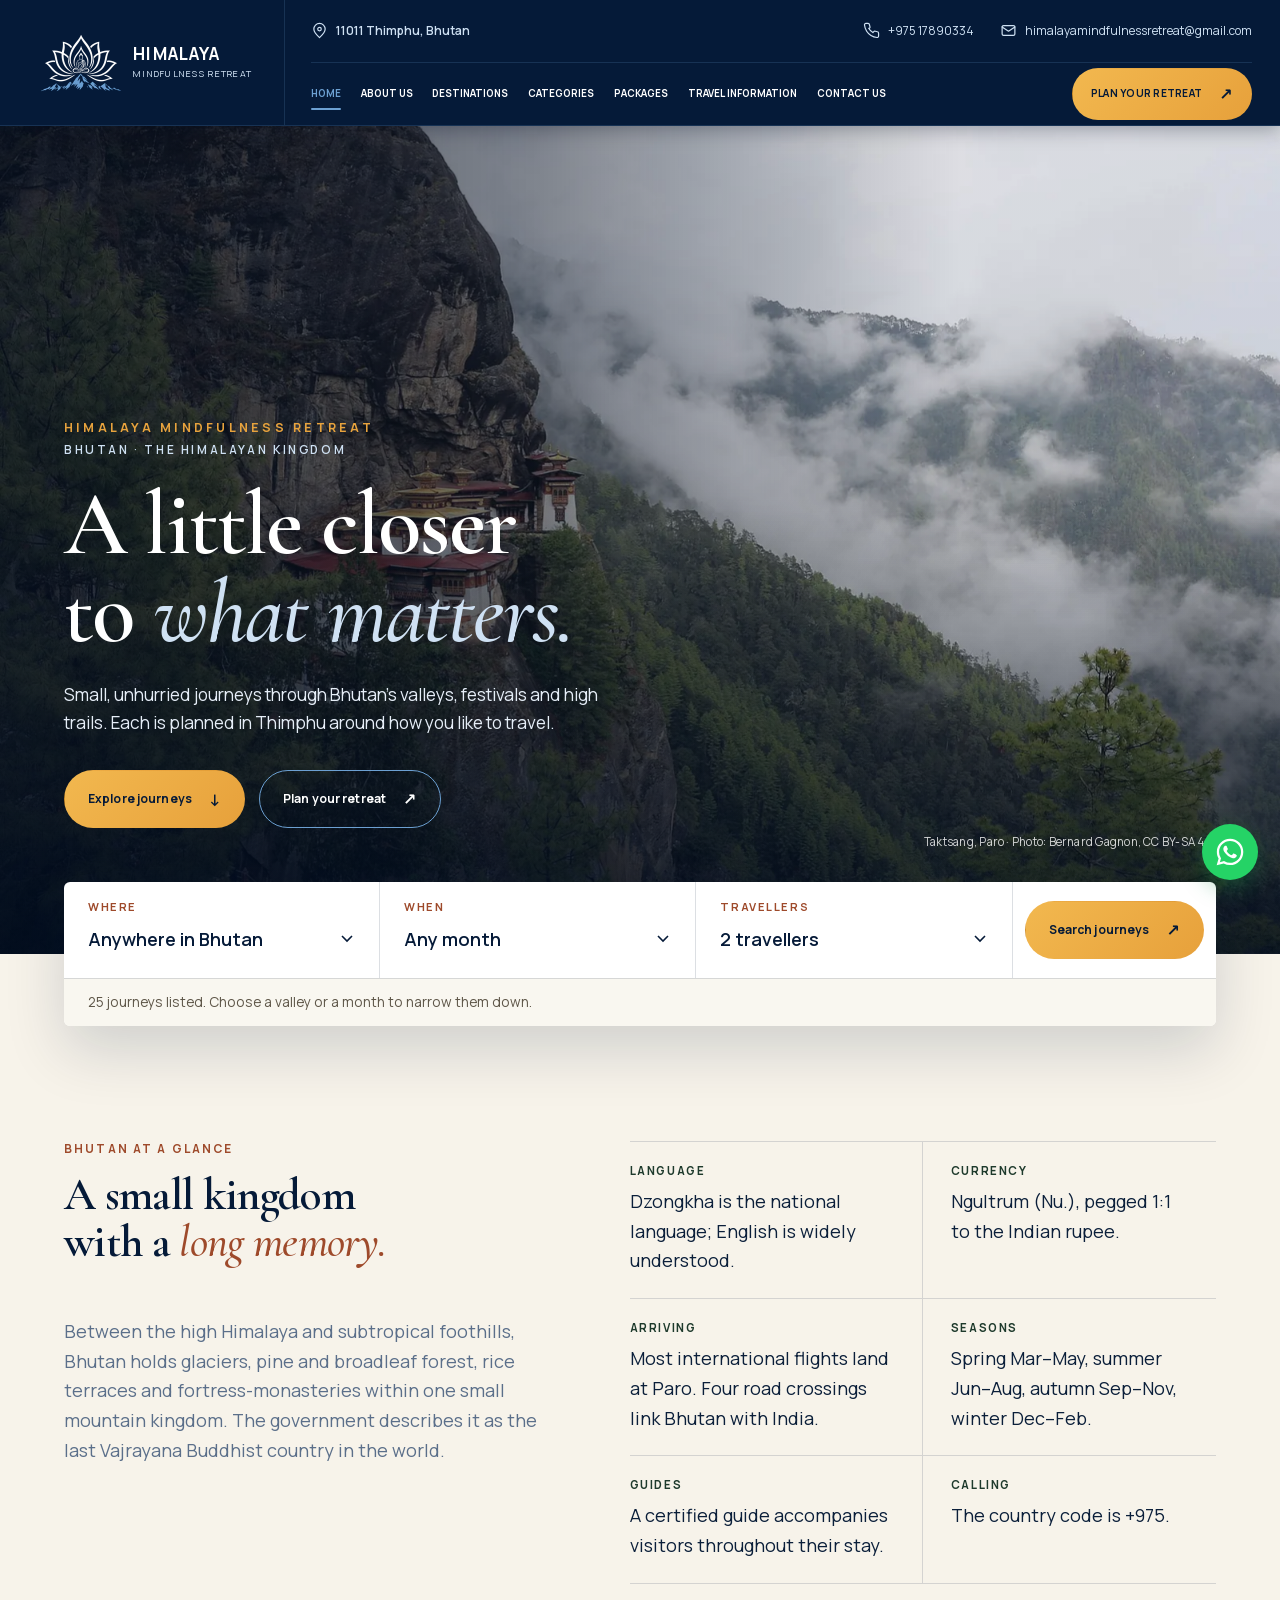
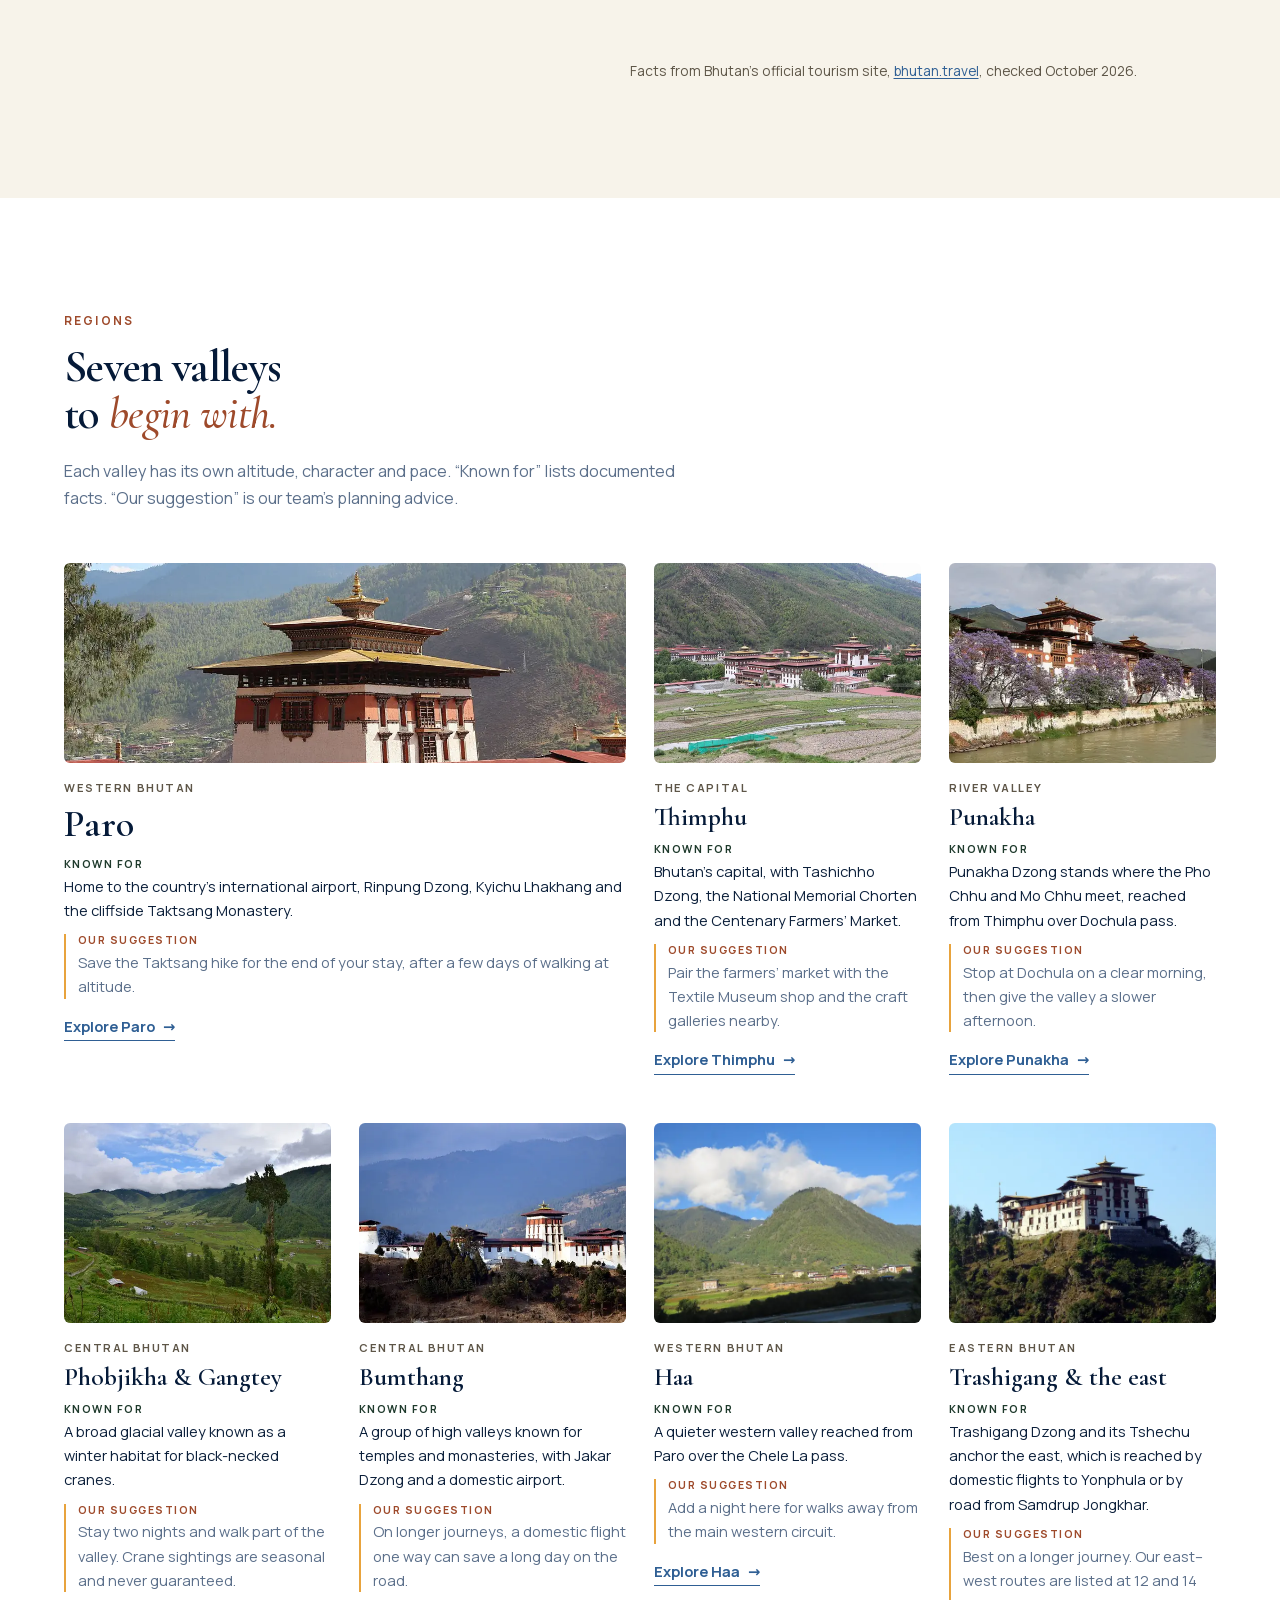
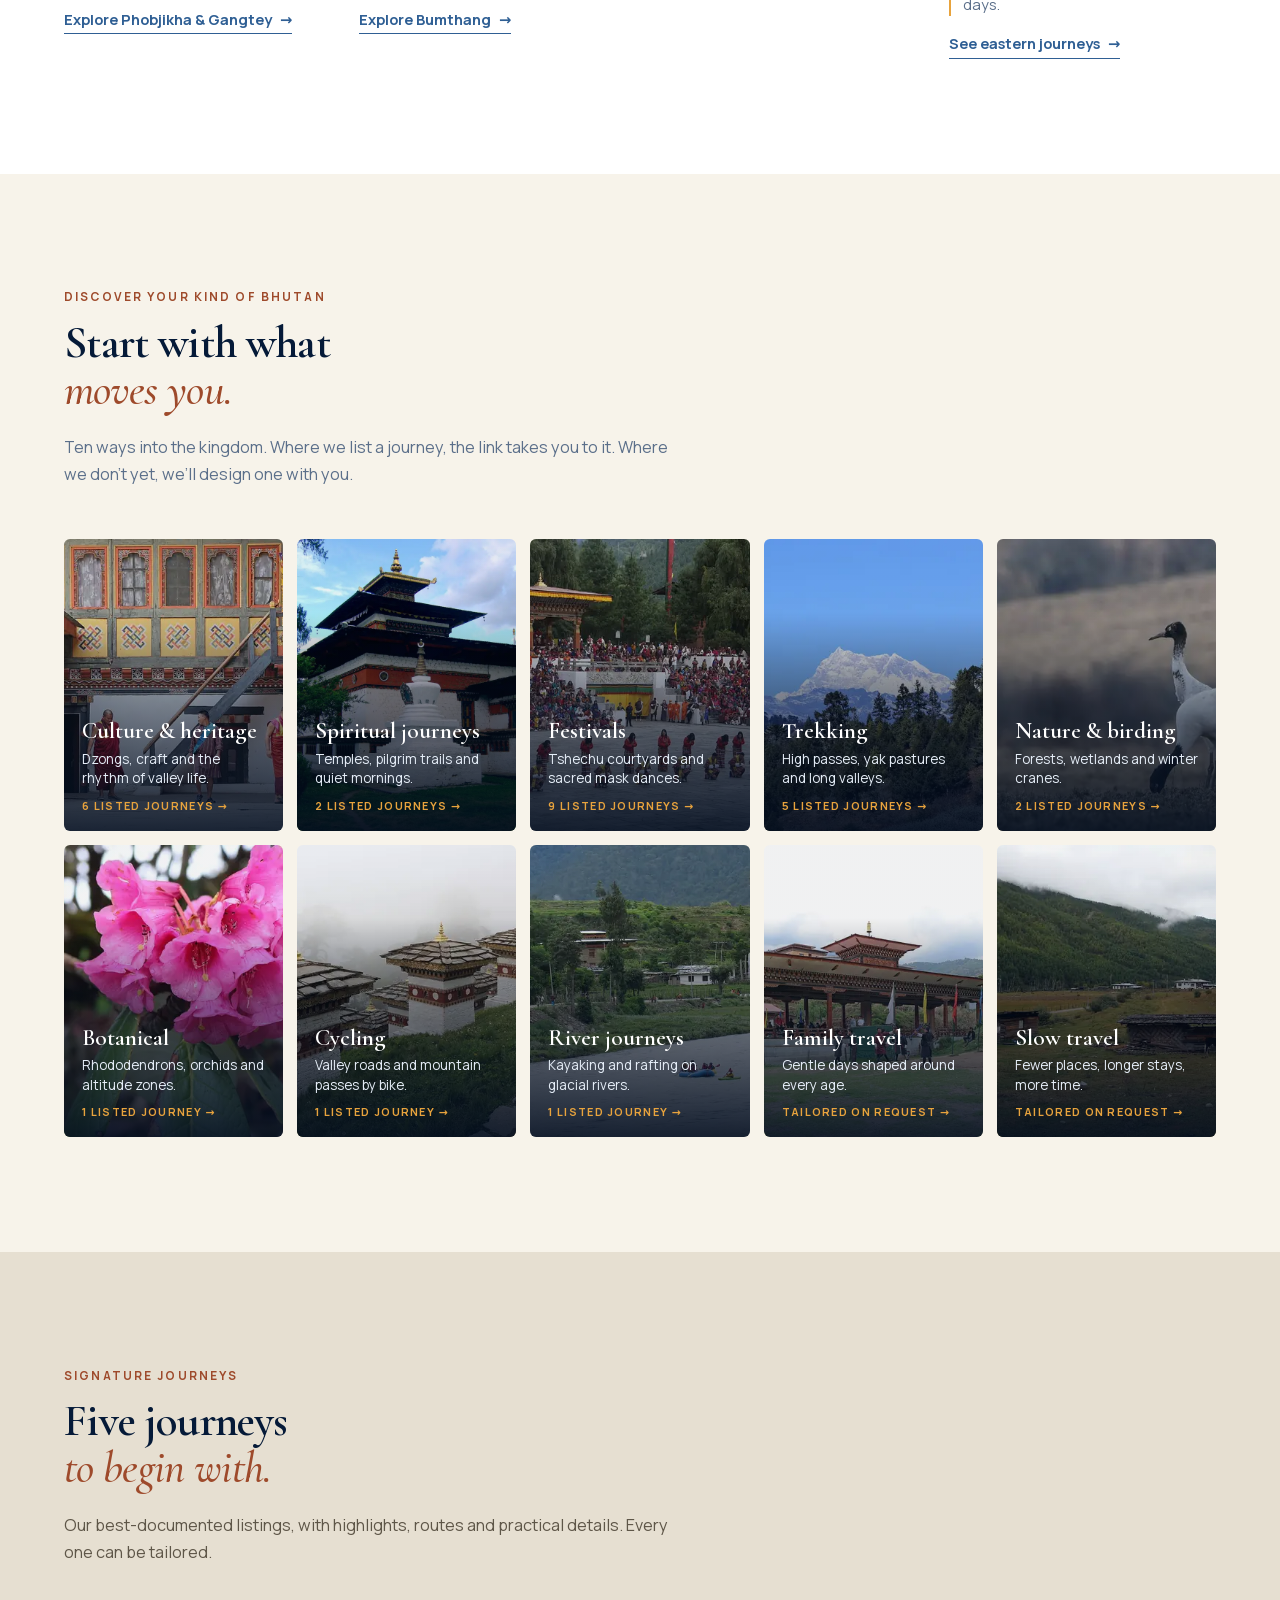
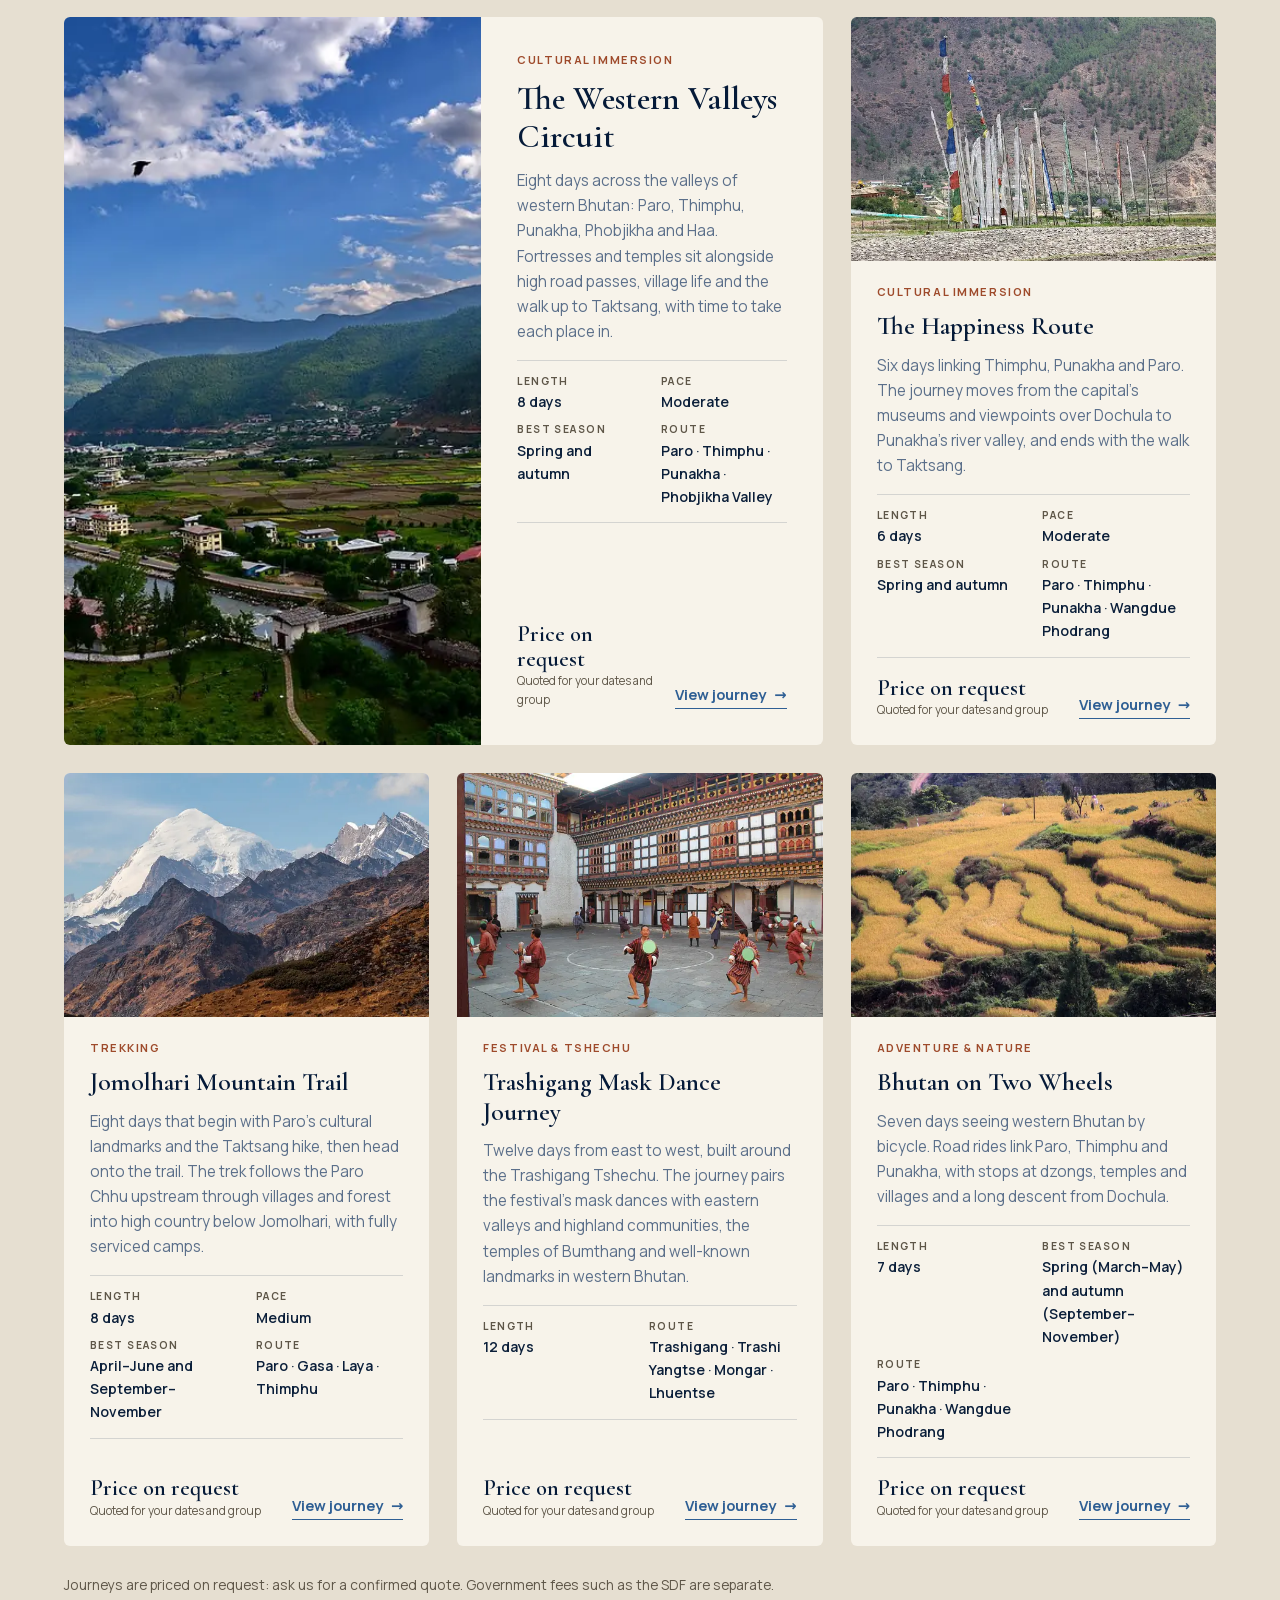
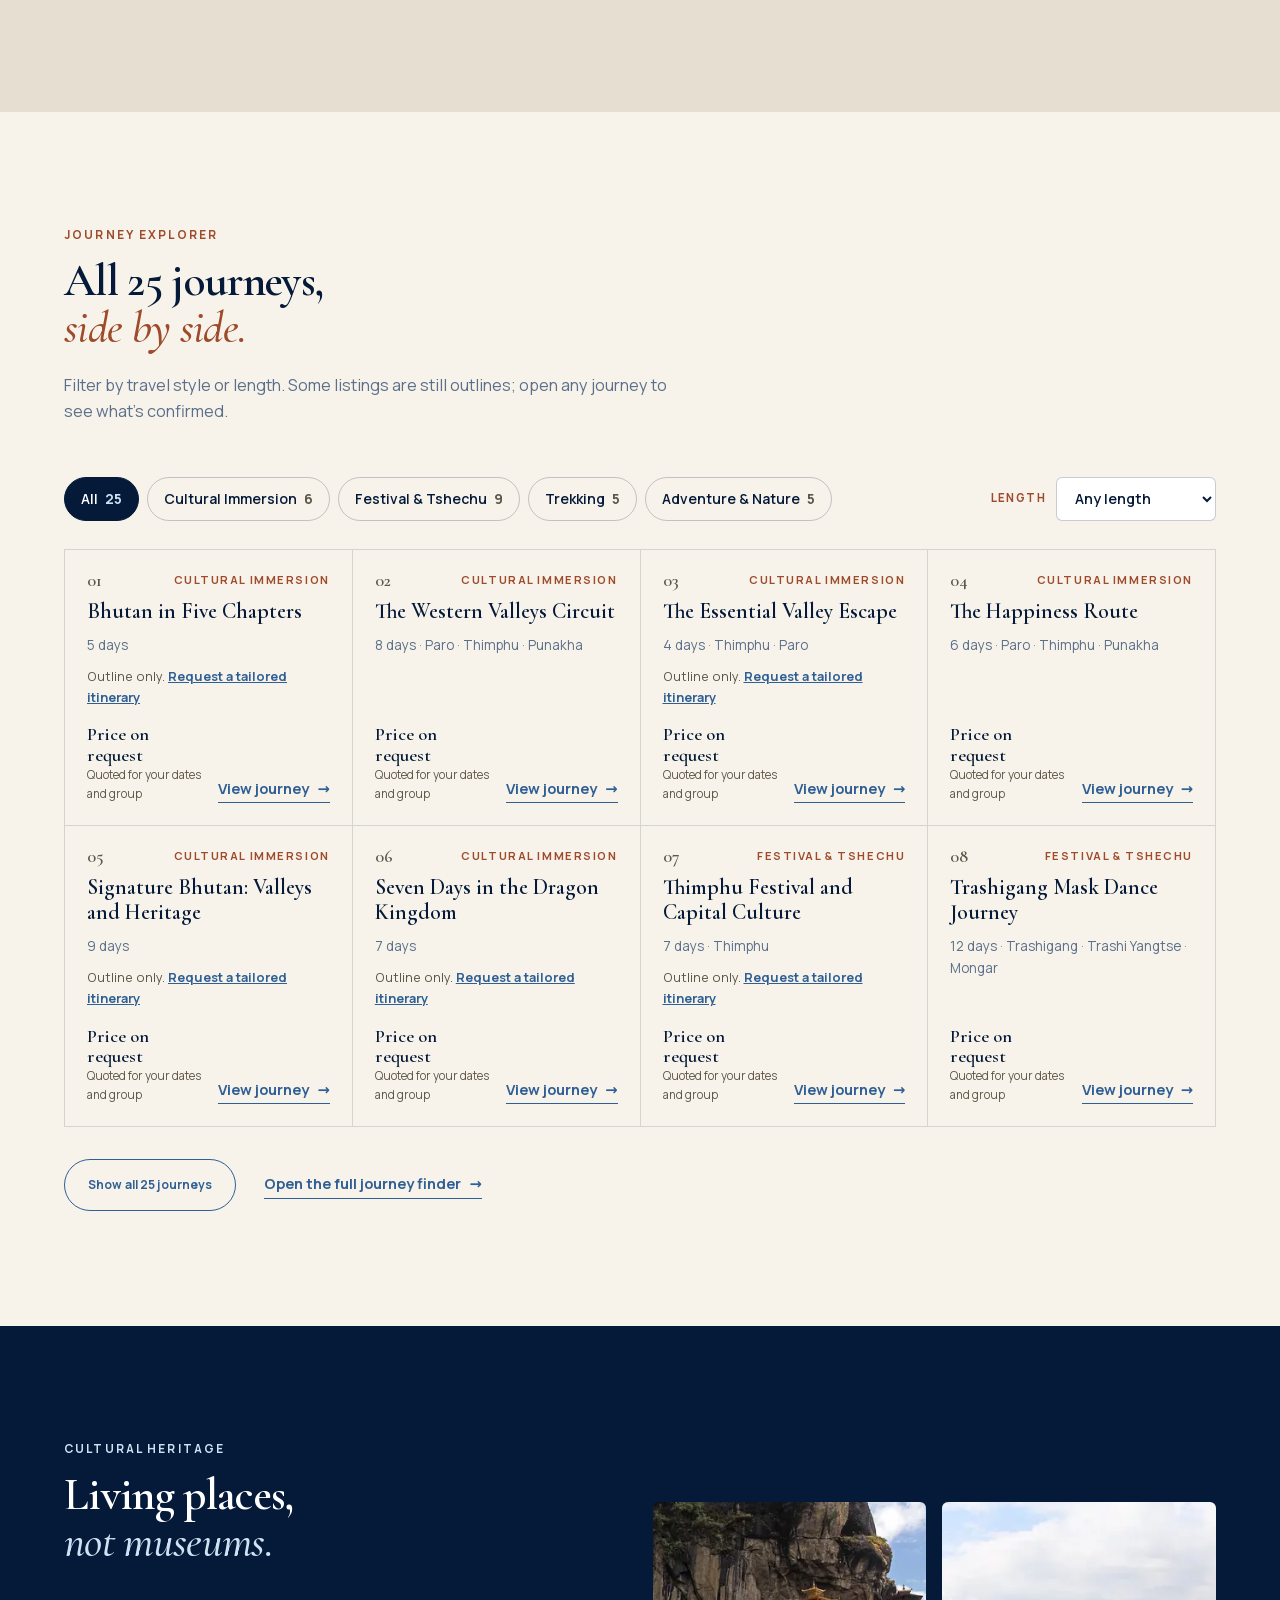
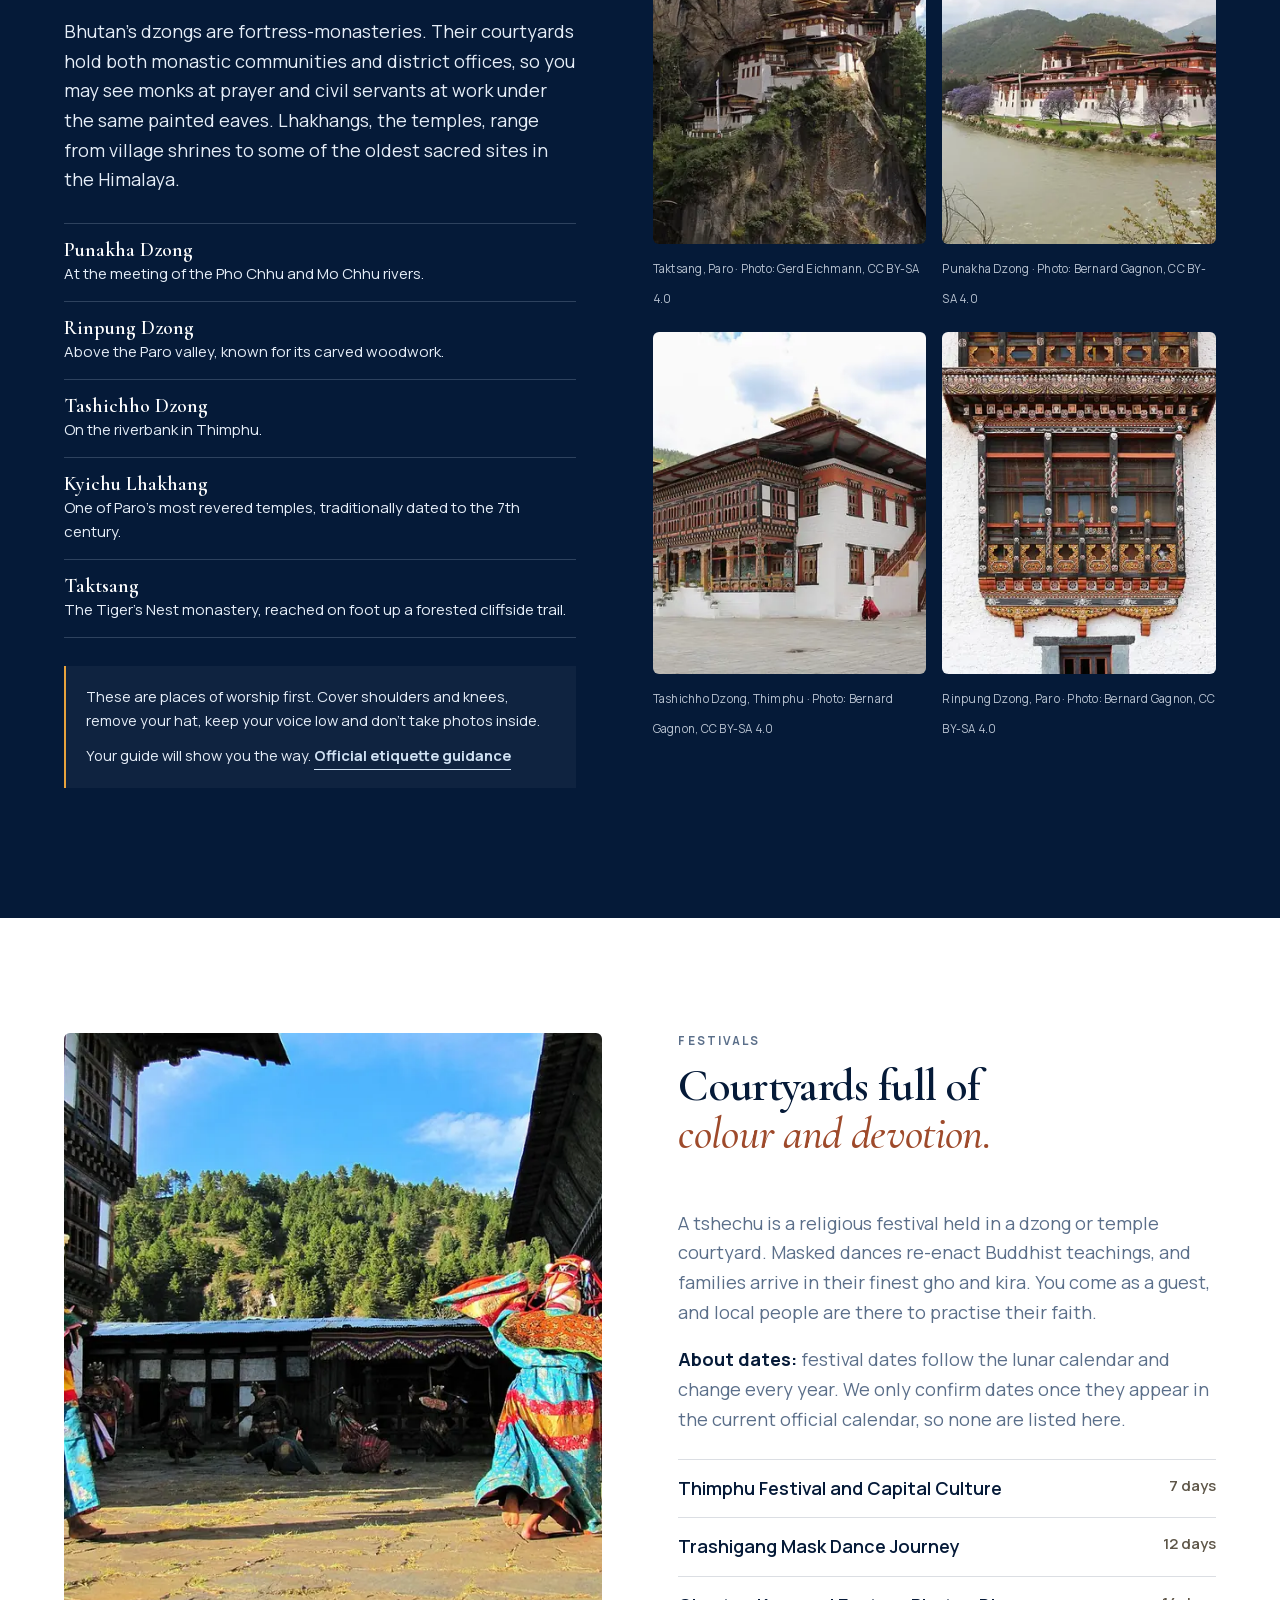
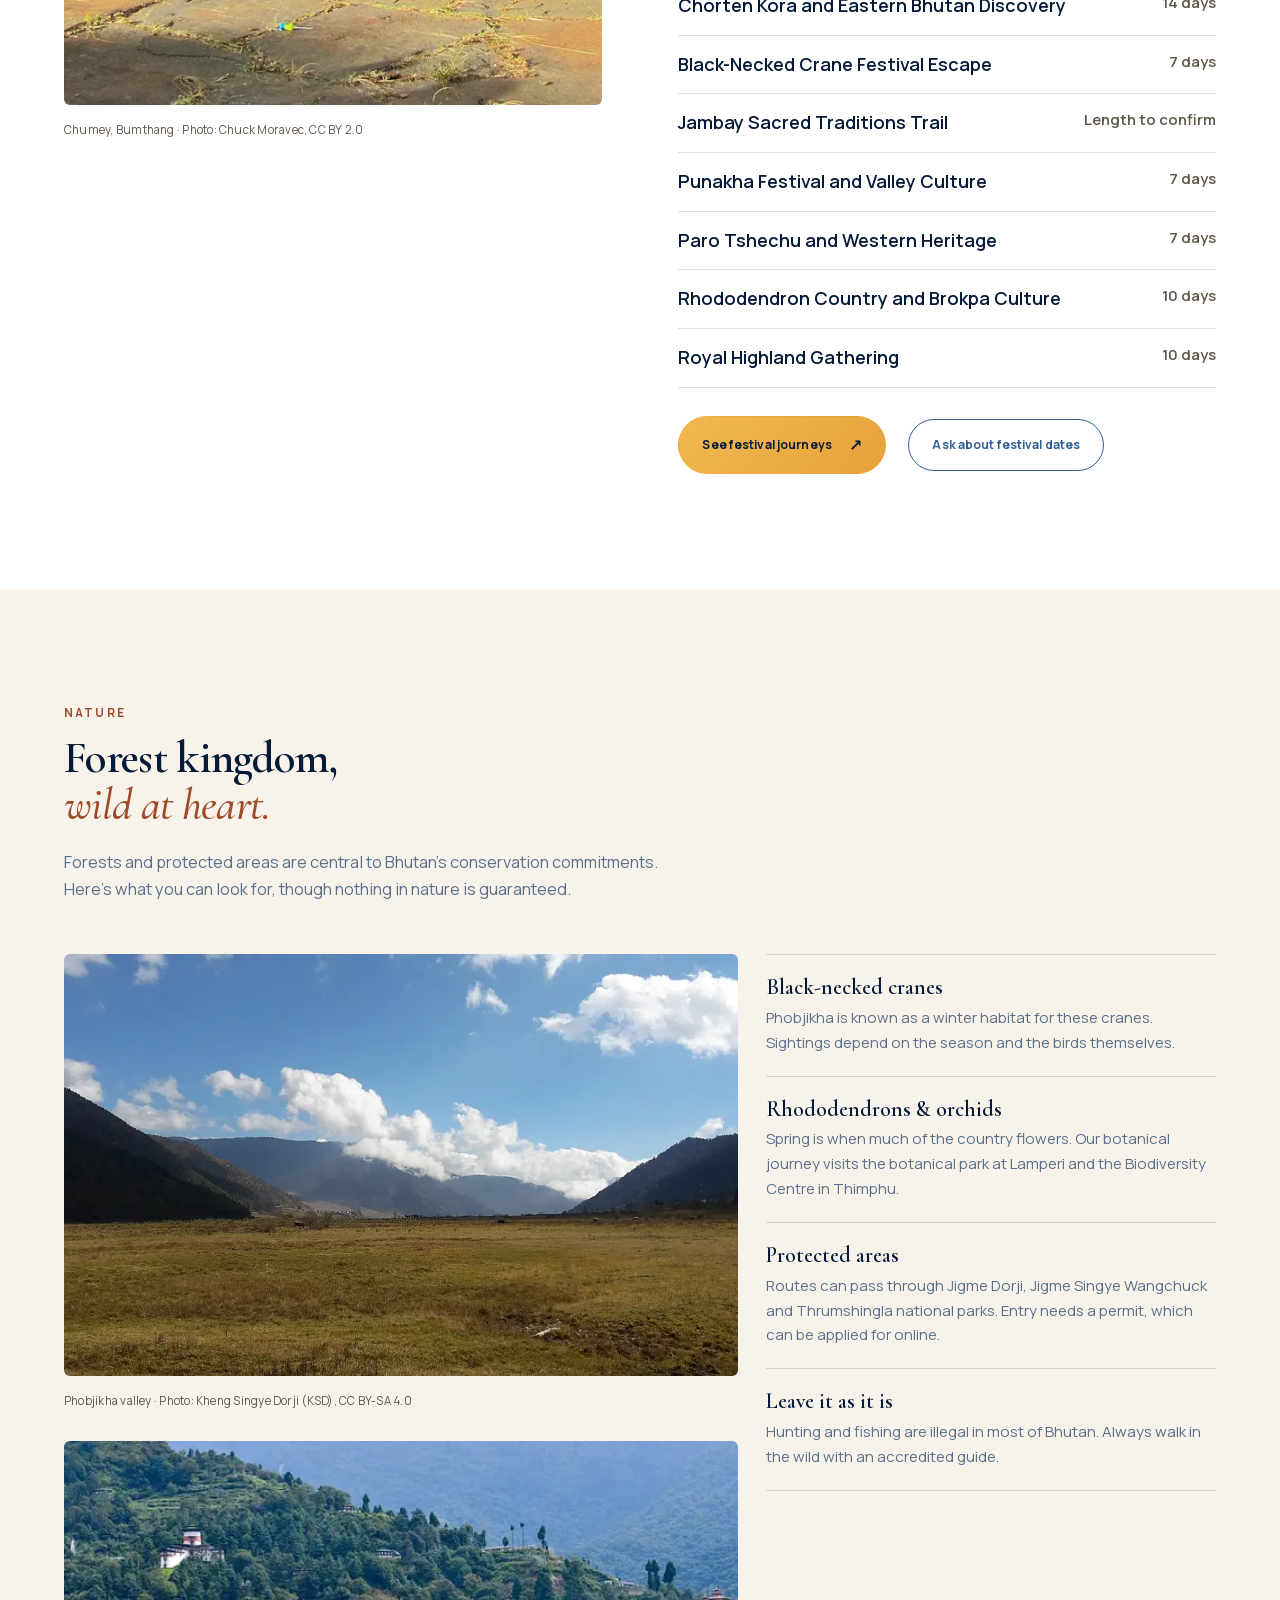
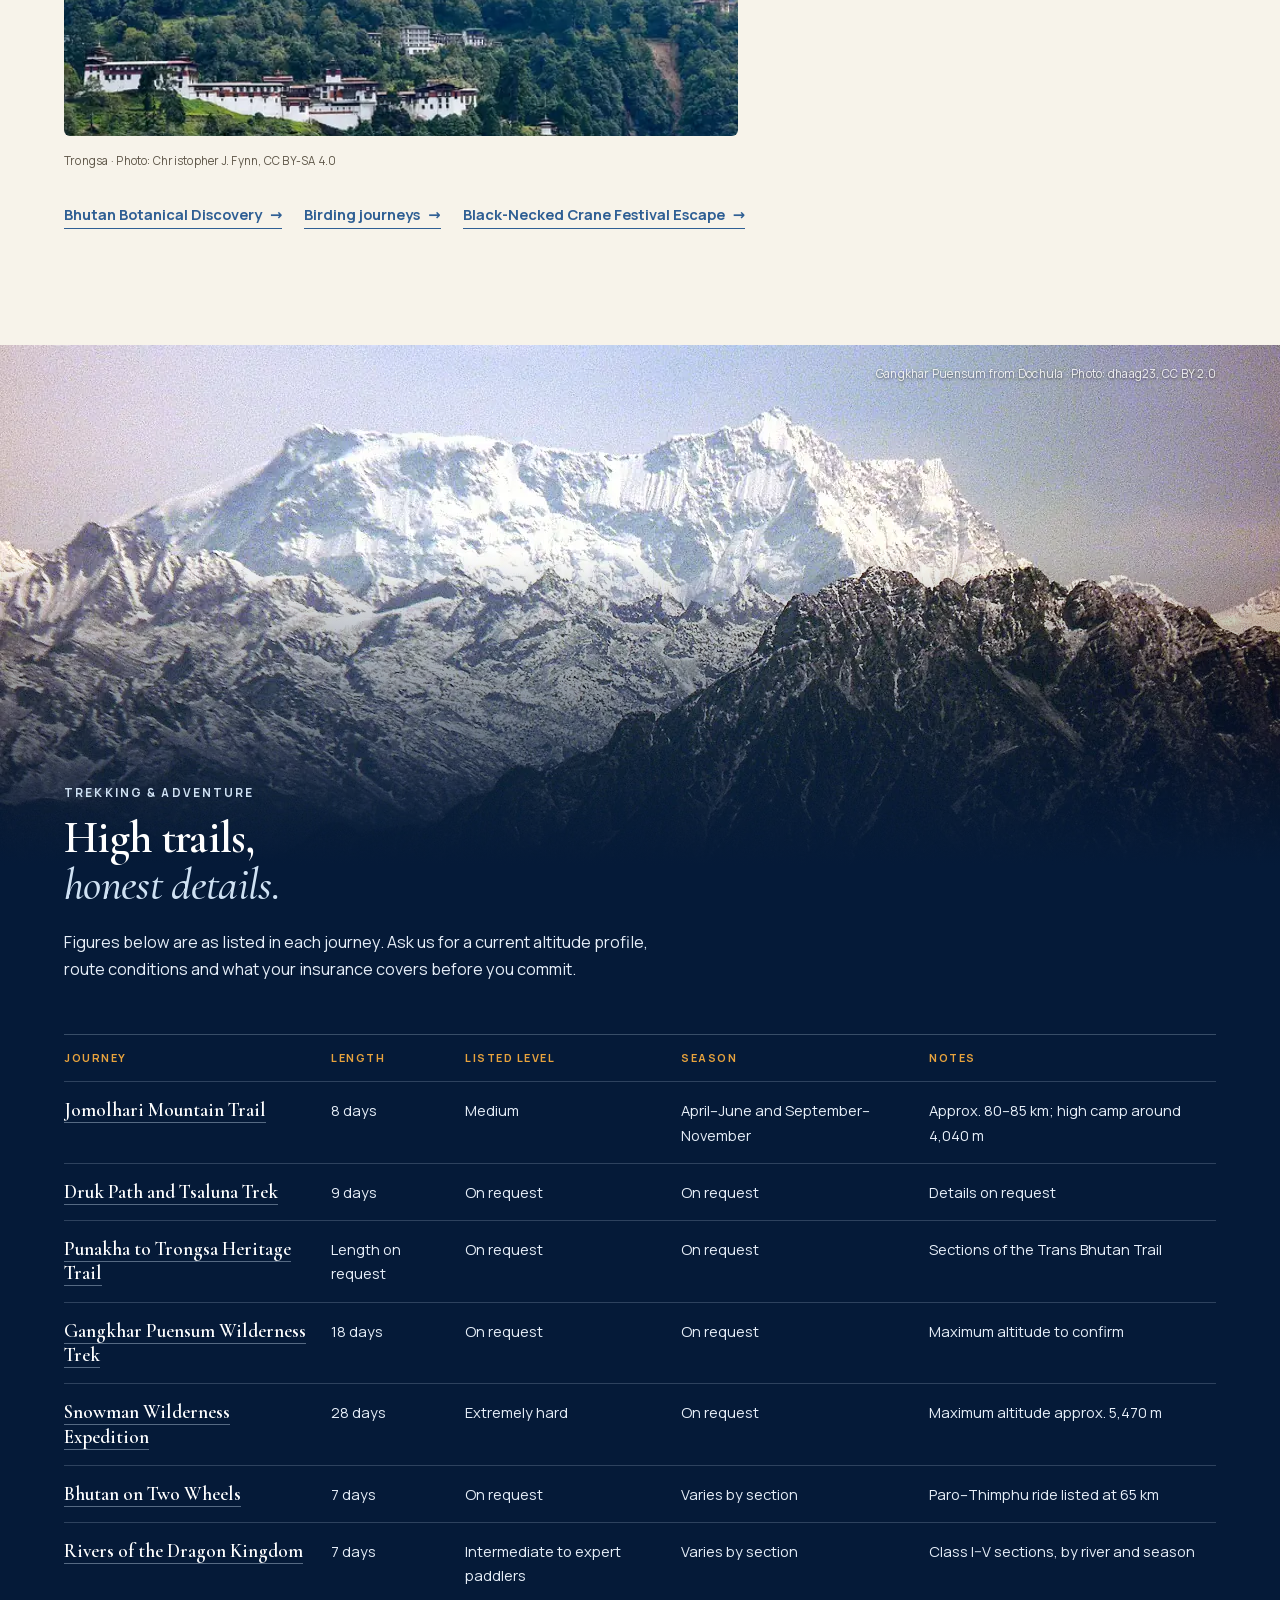
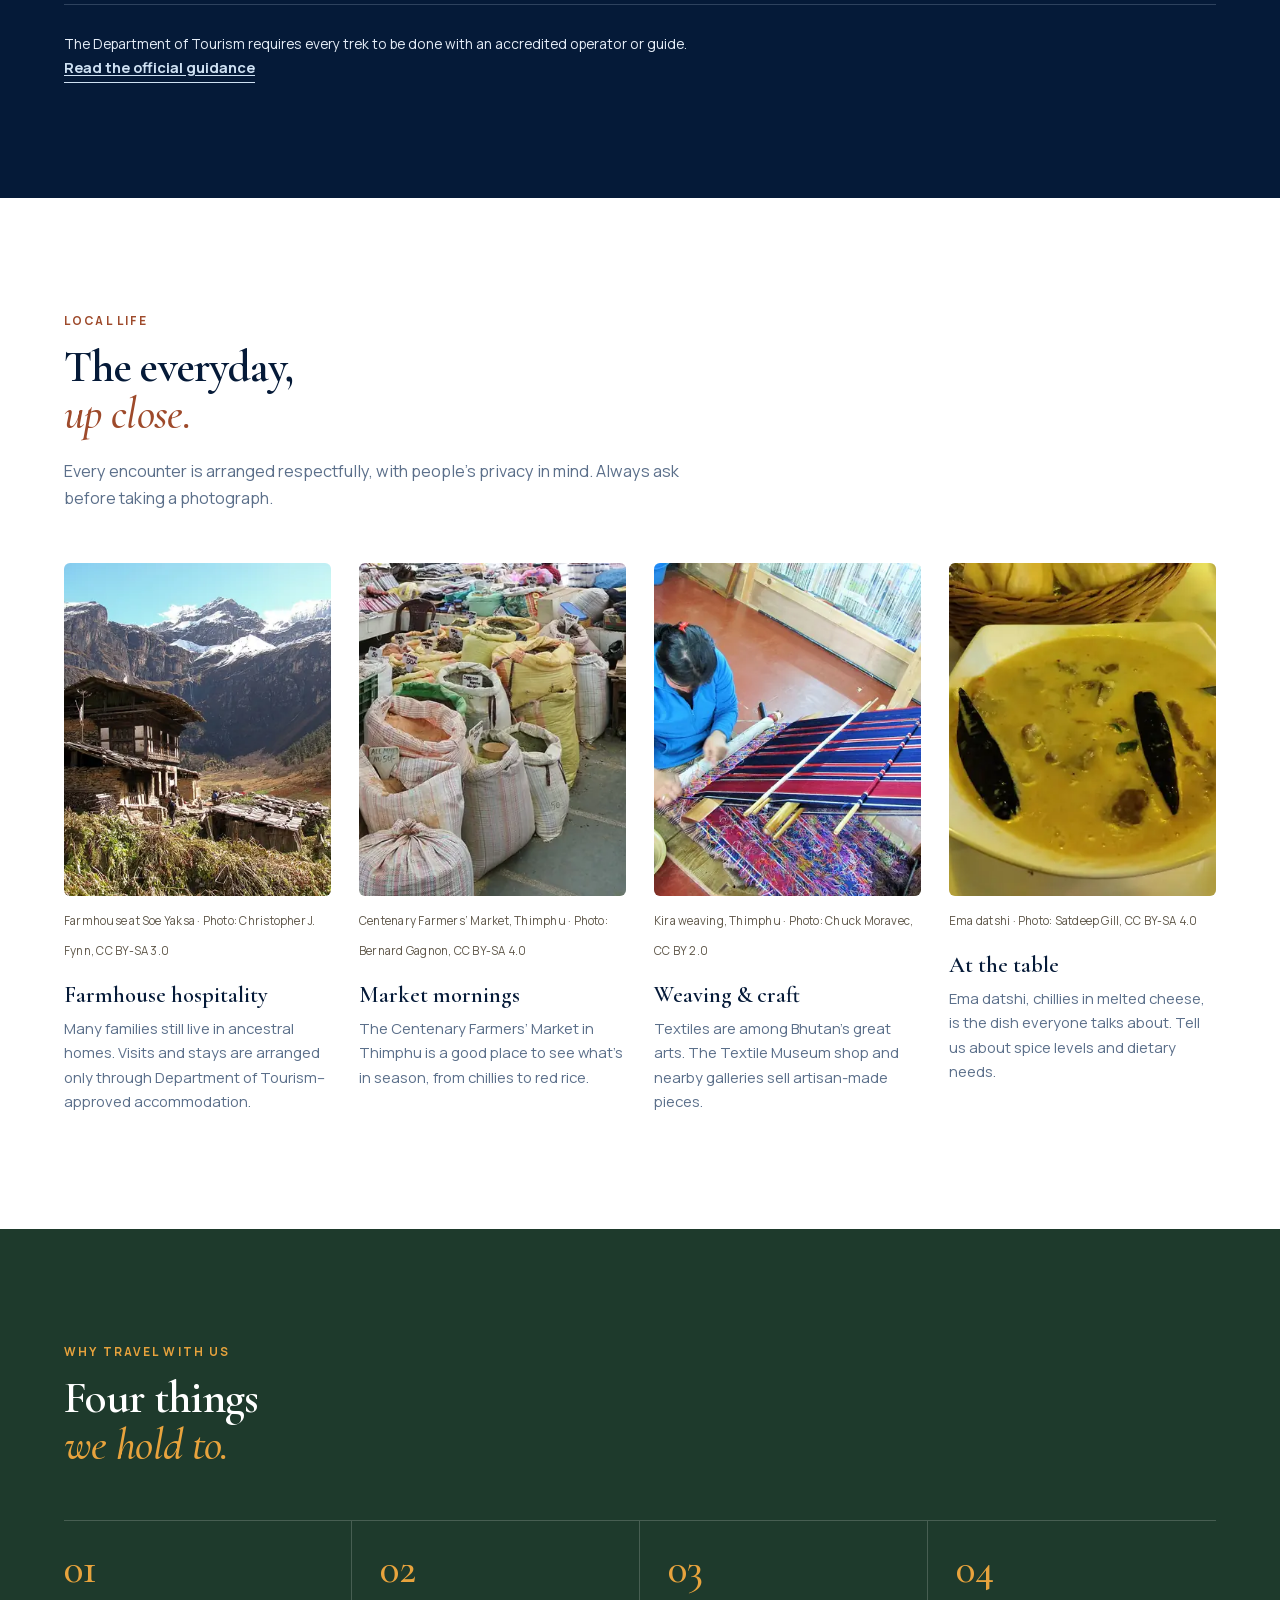
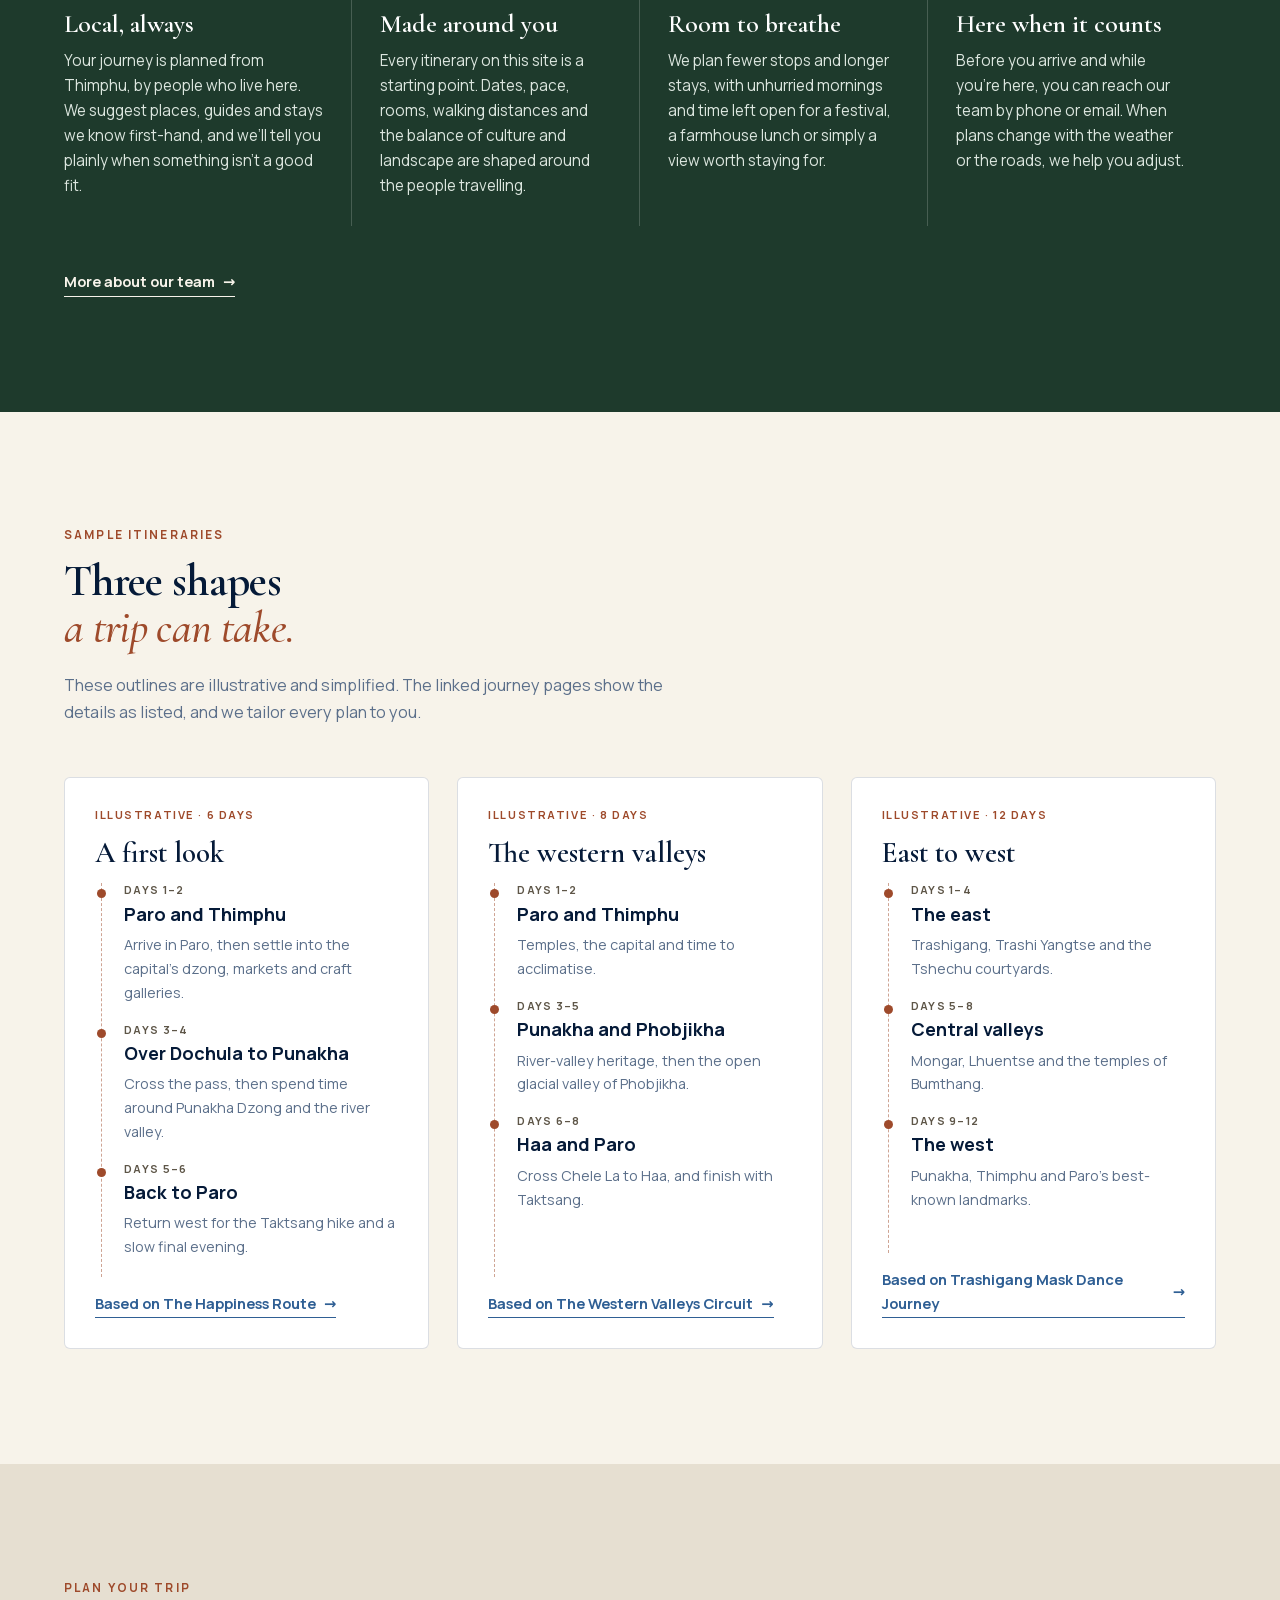
<file: index.html>
<!doctype html>
<html lang="en">
<head>
  <meta charset="utf-8">
  <meta name="viewport" content="width=device-width, initial-scale=1">
  <title>Bhutan Journeys &amp; Mindful Travel | Himalaya Mindfulness</title>
  <meta name="description" content="Plan an unhurried Bhutan journey with a Thimphu-based team: valleys, dzongs, festivals, treks and nature, plus a practical guide to visas, the SDF and seasons.">
  <meta name="theme-color" content="#051A38">
  <!-- seo:start (root-relative URLs are made absolute by scripts/build.js) -->
  <link rel="canonical" href="/">
  <meta property="og:type" content="website">
  <meta property="og:site_name" content="Himalaya Mindfulness Retreat">
  <meta property="og:title" content="Bhutan Journeys &amp; Mindful Travel | Himalaya Mindfulness">
  <meta property="og:description" content="Plan an unhurried Bhutan journey with a Thimphu-based team: valleys, dzongs, festivals, treks and nature, plus a practical guide to visas, the SDF and seasons.">
  <meta property="og:url" content="/">
  <meta property="og:image" content="/Image/og/og-default.jpg">
  <meta property="og:image:width" content="1200">
  <meta property="og:image:height" content="630">
  <meta property="og:image:alt" content="Himalaya Mindfulness Retreat logo with the line: Bhutan journeys, planned in Thimphu">
  <meta name="twitter:card" content="summary_large_image">
  <script type="application/ld+json">{"@context": "https://schema.org", "@graph": [{"@type": "TravelAgency", "@id": "/#organization", "name": "Himalaya Mindfulness Retreat Tours & Travels", "alternateName": "Himalaya Mindfulness Retreat", "url": "/", "logo": "/Image/Logo/logo-color.png", "image": "/Image/og/og-default.jpg", "description": "Bhutan-based travel company planning cultural, festival, trekking and nature journeys across Bhutan.", "telephone": "+975 17890334", "email": "himalayamindfulnessretreat@gmail.com", "address": {"@type": "PostalAddress", "addressLocality": "Thimphu", "postalCode": "11011", "addressCountry": "BT"}, "areaServed": {"@type": "Country", "name": "Bhutan"}}, {"@type": "WebSite", "@id": "/#website", "name": "Himalaya Mindfulness Retreat", "url": "/", "publisher": {"@id": "/#organization"}, "inLanguage": "en"}]}</script>
  <!-- seo:end -->
  <link rel="icon" href="favicon.ico" sizes="48x48">
  <link rel="icon" type="image/png" sizes="192x192" href="Image/Logo/icon-192.png">
  <link rel="apple-touch-icon" href="Image/Logo/apple-touch-icon.png">
  <link rel="manifest" href="site.webmanifest">
  <link rel="preload" href="fonts/manrope-latin.woff2" as="font" type="font/woff2" crossorigin>
  <link rel="preload" href="fonts/cormorant-latin.woff2" as="font" type="font/woff2" crossorigin>
  <link rel="preload" as="image" href="Image/home/hero-1000.webp" imagesrcset="Image/home/hero-600.webp 600w, Image/home/hero-1000.webp 1000w, Image/home/hero-1600.webp 1600w" imagesizes="100vw" fetchpriority="high">
  <link rel="stylesheet" href="fonts/fonts.css">
  <link rel="stylesheet" href="tokens.css">
  <link rel="stylesheet" href="styles.css">
  <link rel="stylesheet" href="theme.css">
  <link rel="stylesheet" href="home.css">
  <script defer src="tours-data.js"></script>
  <script defer src="home.js"></script>
  <script defer src="site.js"></script>
</head>
<body class="home-page">
<a class="skip-link" href="#main">Skip to content</a>
<div id="site-header"></div>
<main id="main"><noscript><div class="noscript-note"><p class="noscript-brand">Himalaya Mindfulness Retreat · Thimphu, Bhutan</p><p>This page needs JavaScript to show its content. You can still reach our team at <a href="mailto:himalayamindfulnessretreat@gmail.com">himalayamindfulnessretreat@gmail.com</a> or <a href="tel:+97517890334">+975 17890334</a>.</p><p><a href="index.html">Home</a> · <a href="packages.html">Journeys</a> · <a href="destinations.html">Destinations</a> · <a href="travel-info.html">Travel guide</a> · <a href="contact.html">Contact</a></p></div></noscript></main>
<div id="site-footer"></div>
<a class="whatsapp" href="https://wa.me/97517890304" target="_blank" rel="noopener"><svg viewBox="0 0 24 24" aria-hidden="true"><path d="M19.05 4.91A9.82 9.82 0 0 0 12.04 2C6.58 2 2.13 6.45 2.13 11.91c0 1.75.46 3.45 1.32 4.95L2 22l5.25-1.38a9.9 9.9 0 0 0 4.79 1.22h.01c5.46 0 9.91-4.45 9.91-9.91 0-2.65-1.03-5.14-2.91-7.02zm-7.01 15.24h-.01a8.2 8.2 0 0 1-4.18-1.15l-.3-.18-3.12.82.83-3.04-.2-.31a8.18 8.18 0 0 1-1.26-4.38c0-4.54 3.7-8.23 8.24-8.23 2.2 0 4.27.86 5.82 2.42a8.18 8.18 0 0 1 2.41 5.83c0 4.54-3.7 8.22-8.23 8.22zm4.52-6.16c-.25-.12-1.47-.72-1.69-.81-.23-.08-.39-.12-.56.12-.17.25-.64.81-.78.97-.14.17-.29.19-.54.06-.25-.12-1.05-.39-2-1.23-.74-.66-1.23-1.47-1.38-1.72-.14-.25-.02-.38.11-.51.11-.11.25-.29.37-.43.12-.14.17-.25.25-.41.08-.17.04-.31-.02-.43-.06-.12-.56-1.34-.76-1.84-.2-.48-.41-.42-.56-.43h-.48c-.17 0-.43.06-.66.31-.22.25-.86.85-.86 2.07 0 1.22.89 2.4 1.01 2.56.12.17 1.75 2.67 4.23 3.74.59.26 1.05.41 1.41.52.59.19 1.13.16 1.56.1.48-.07 1.47-.6 1.67-1.18.21-.58.21-1.07.14-1.18-.06-.11-.22-.17-.47-.29z"/></svg><span class="sr-only">WhatsApp +975 17890304 (opens in a new tab)</span></a>
</body>
</html>
</file>
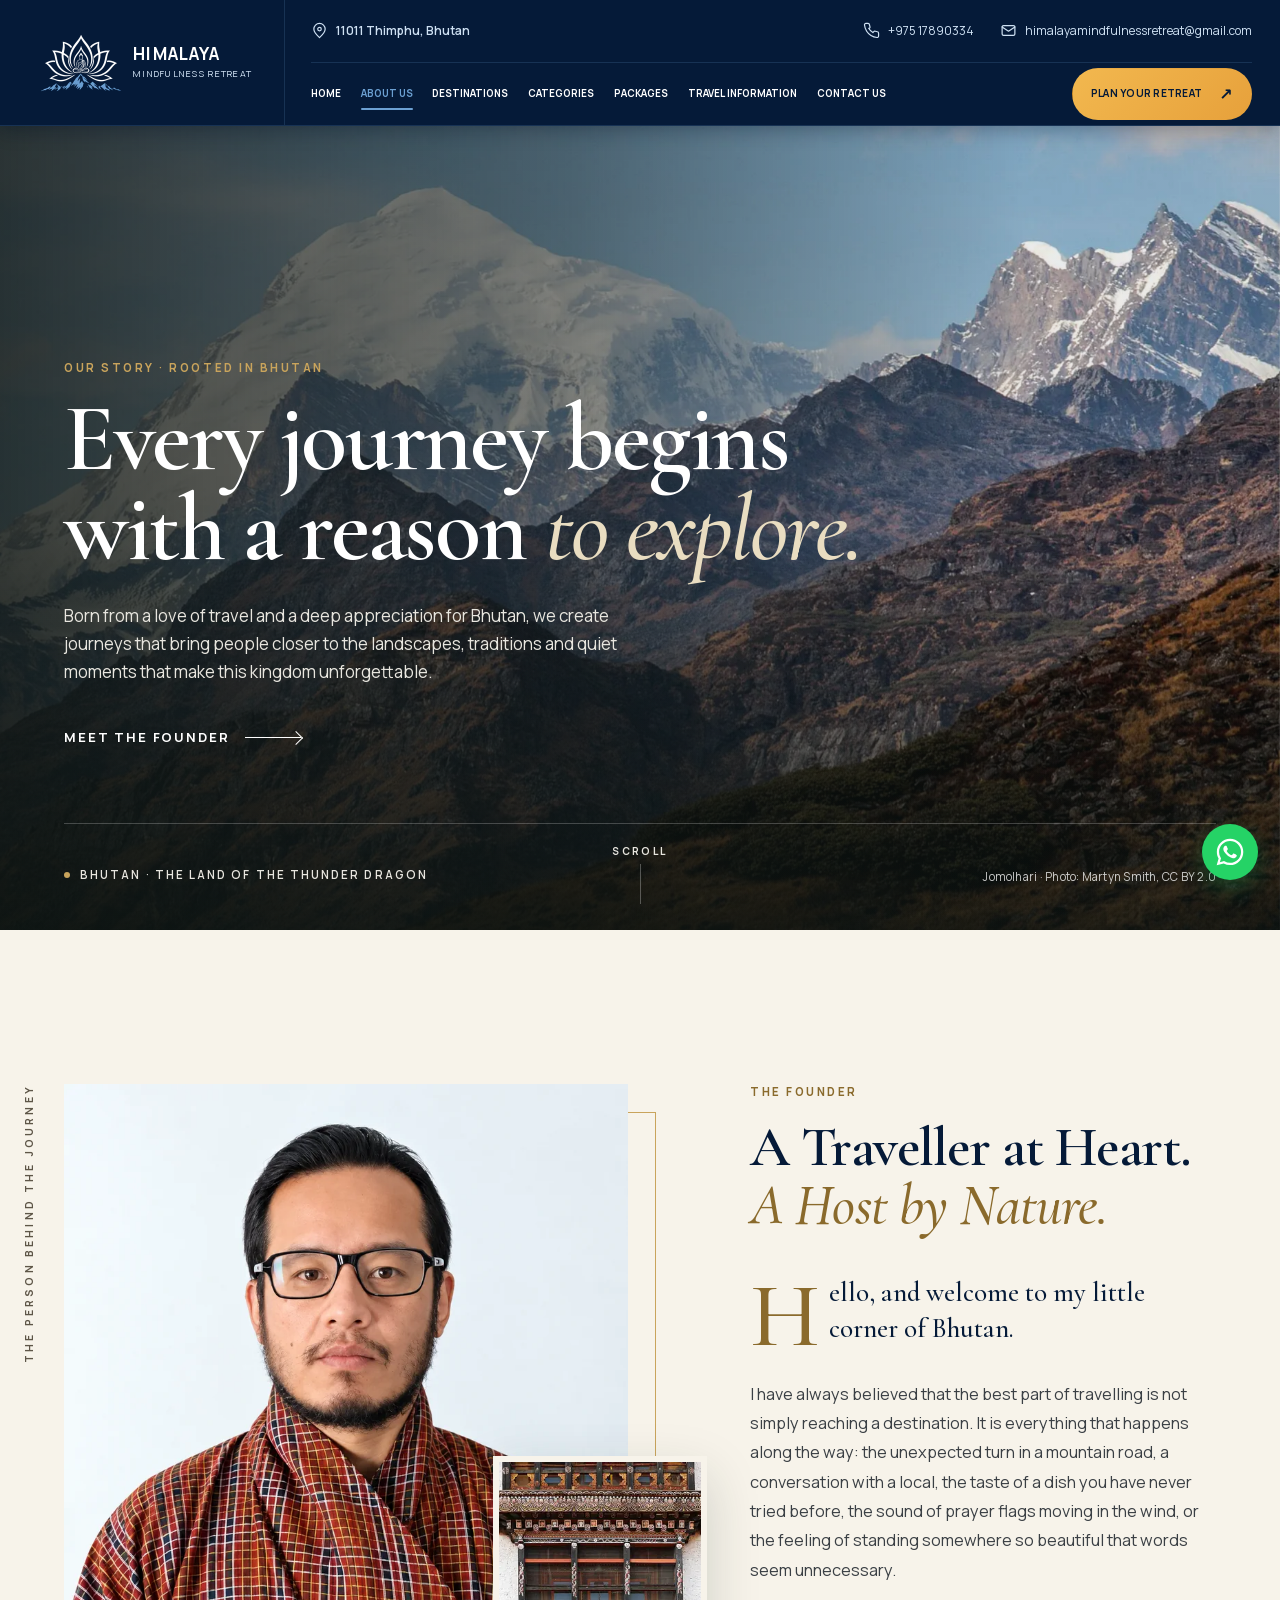
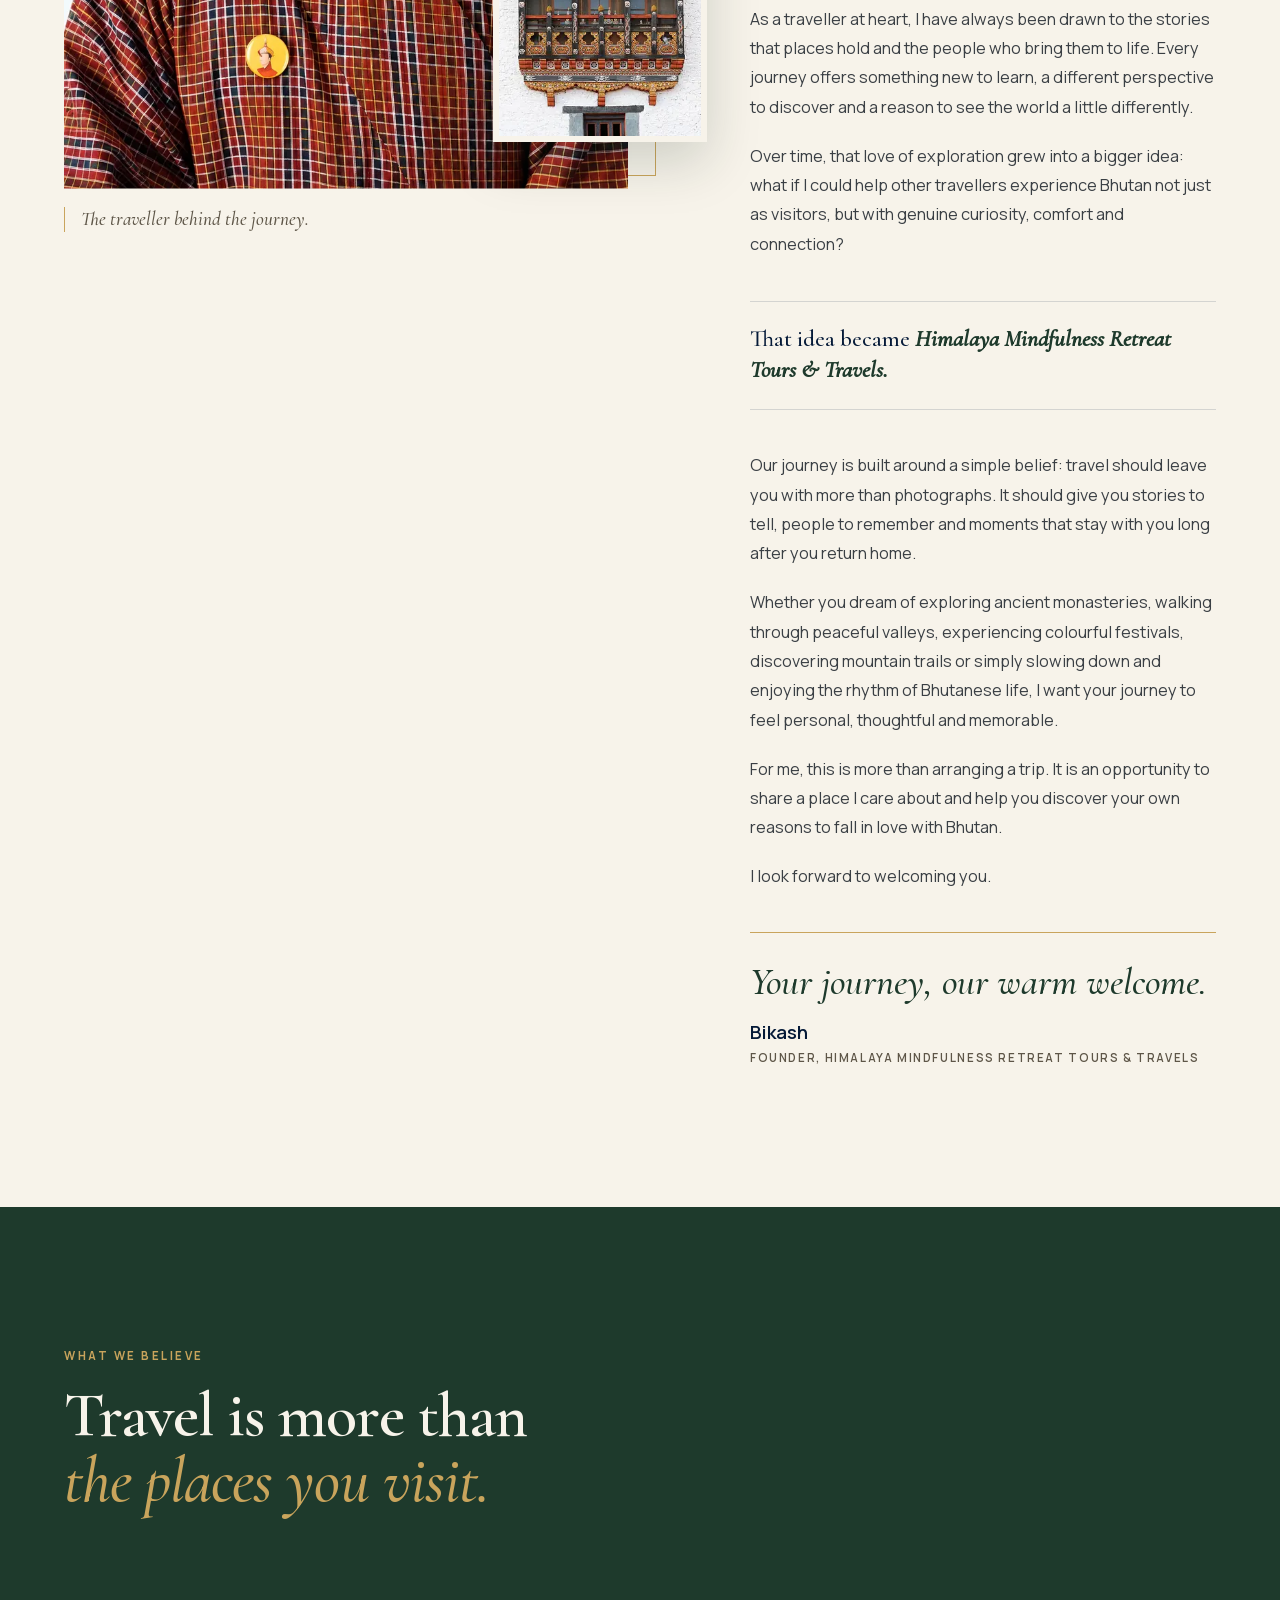
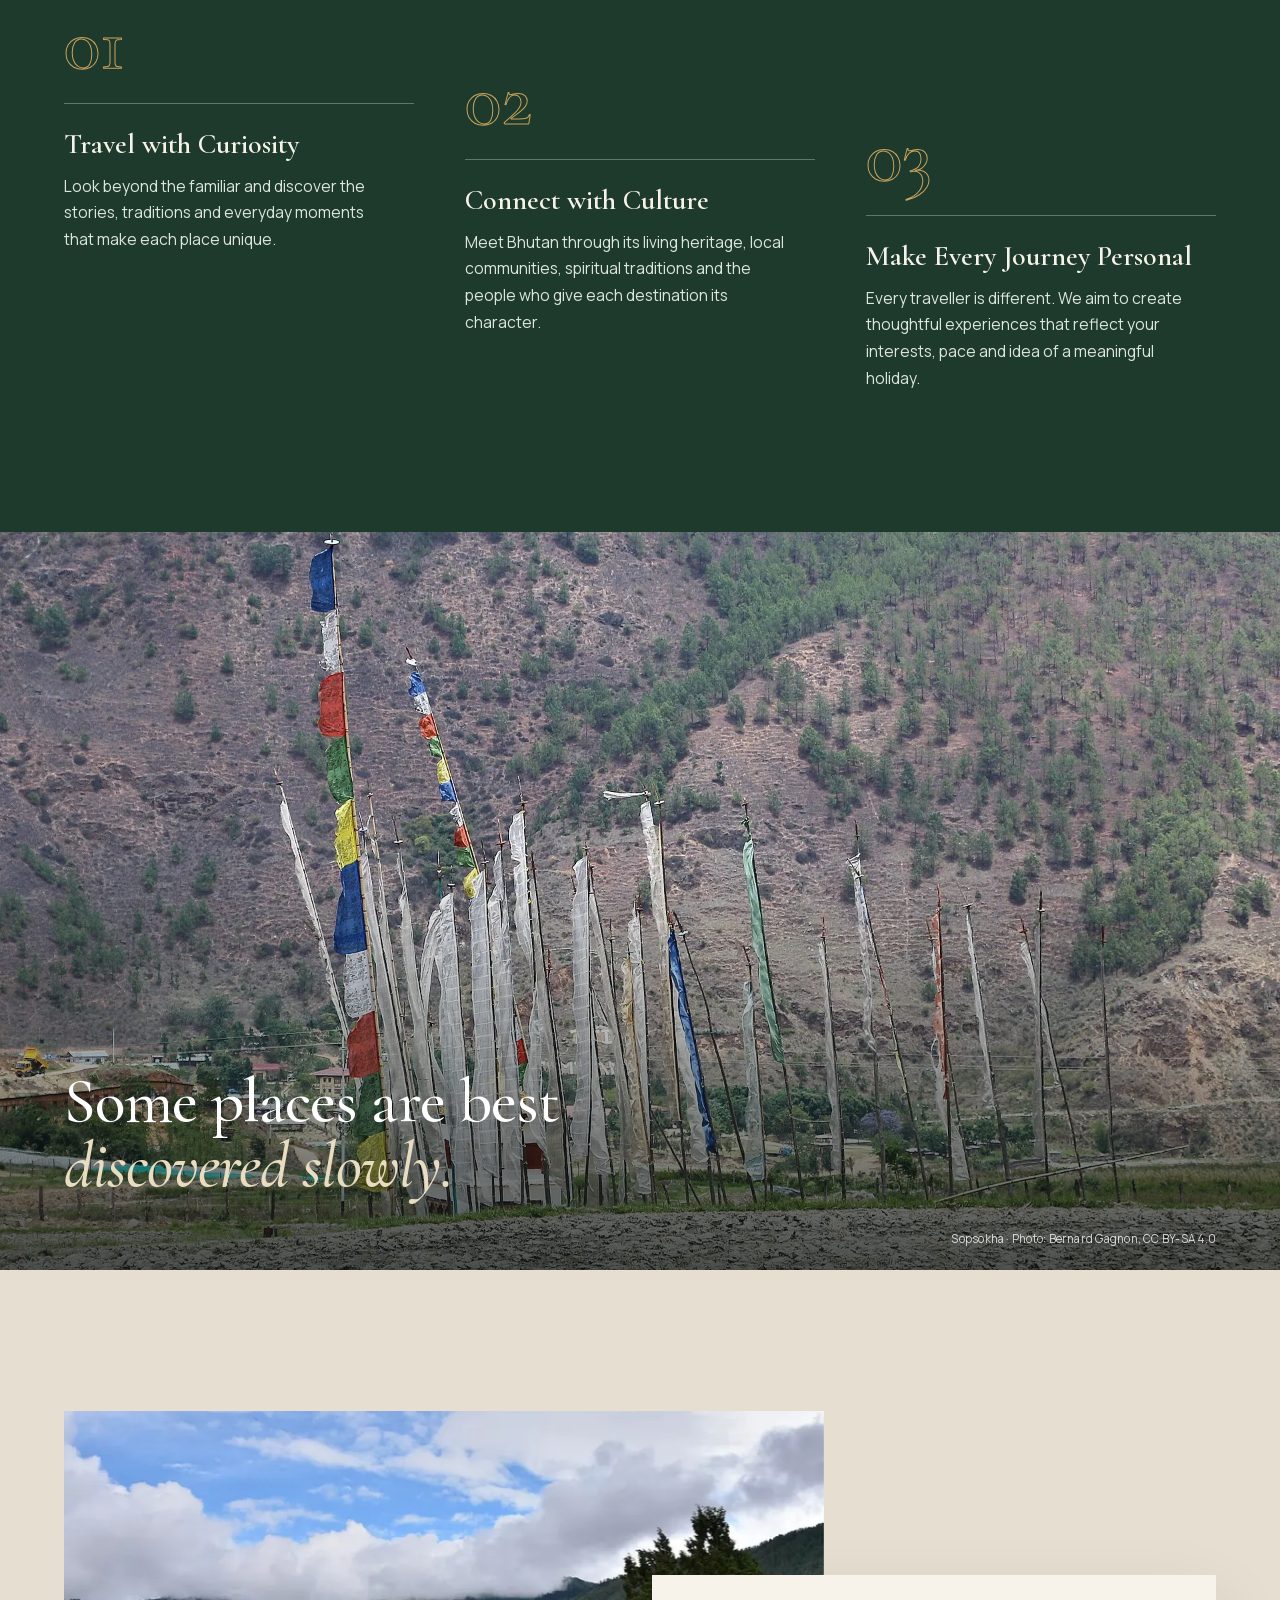
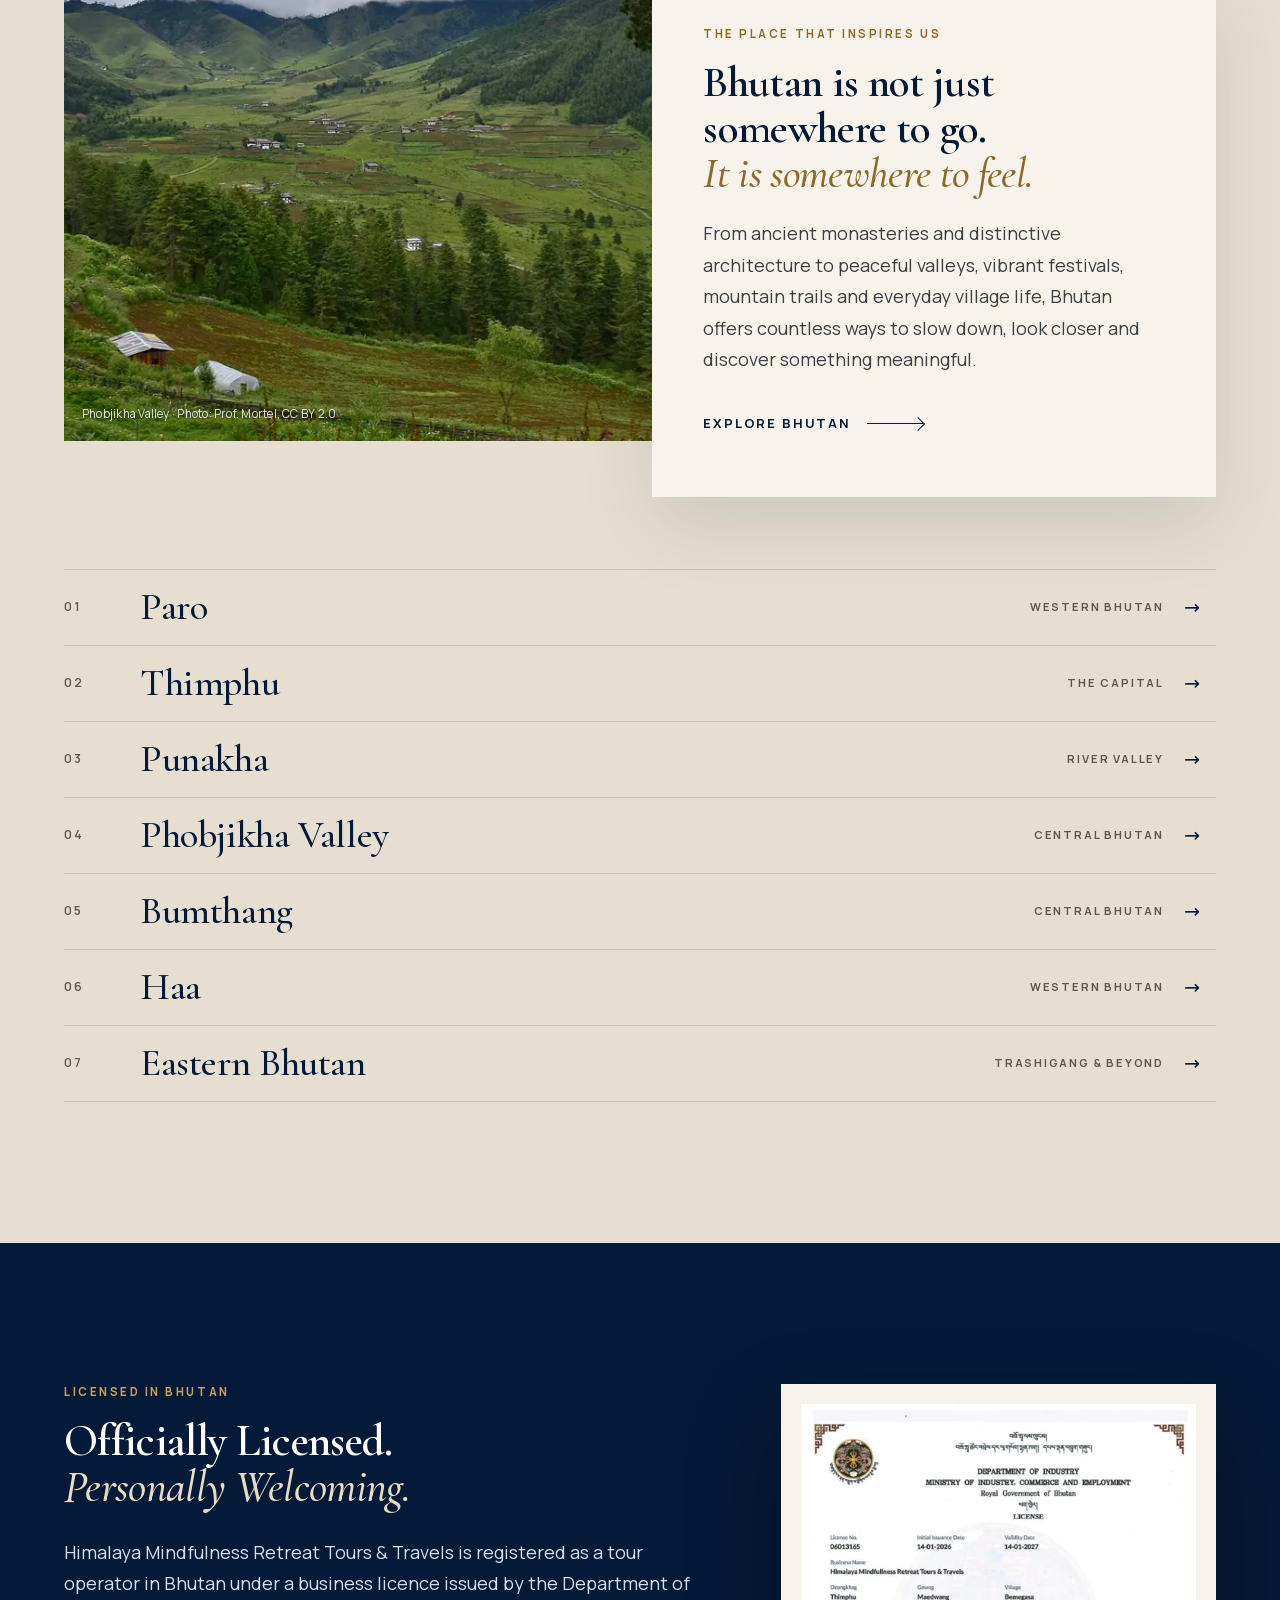
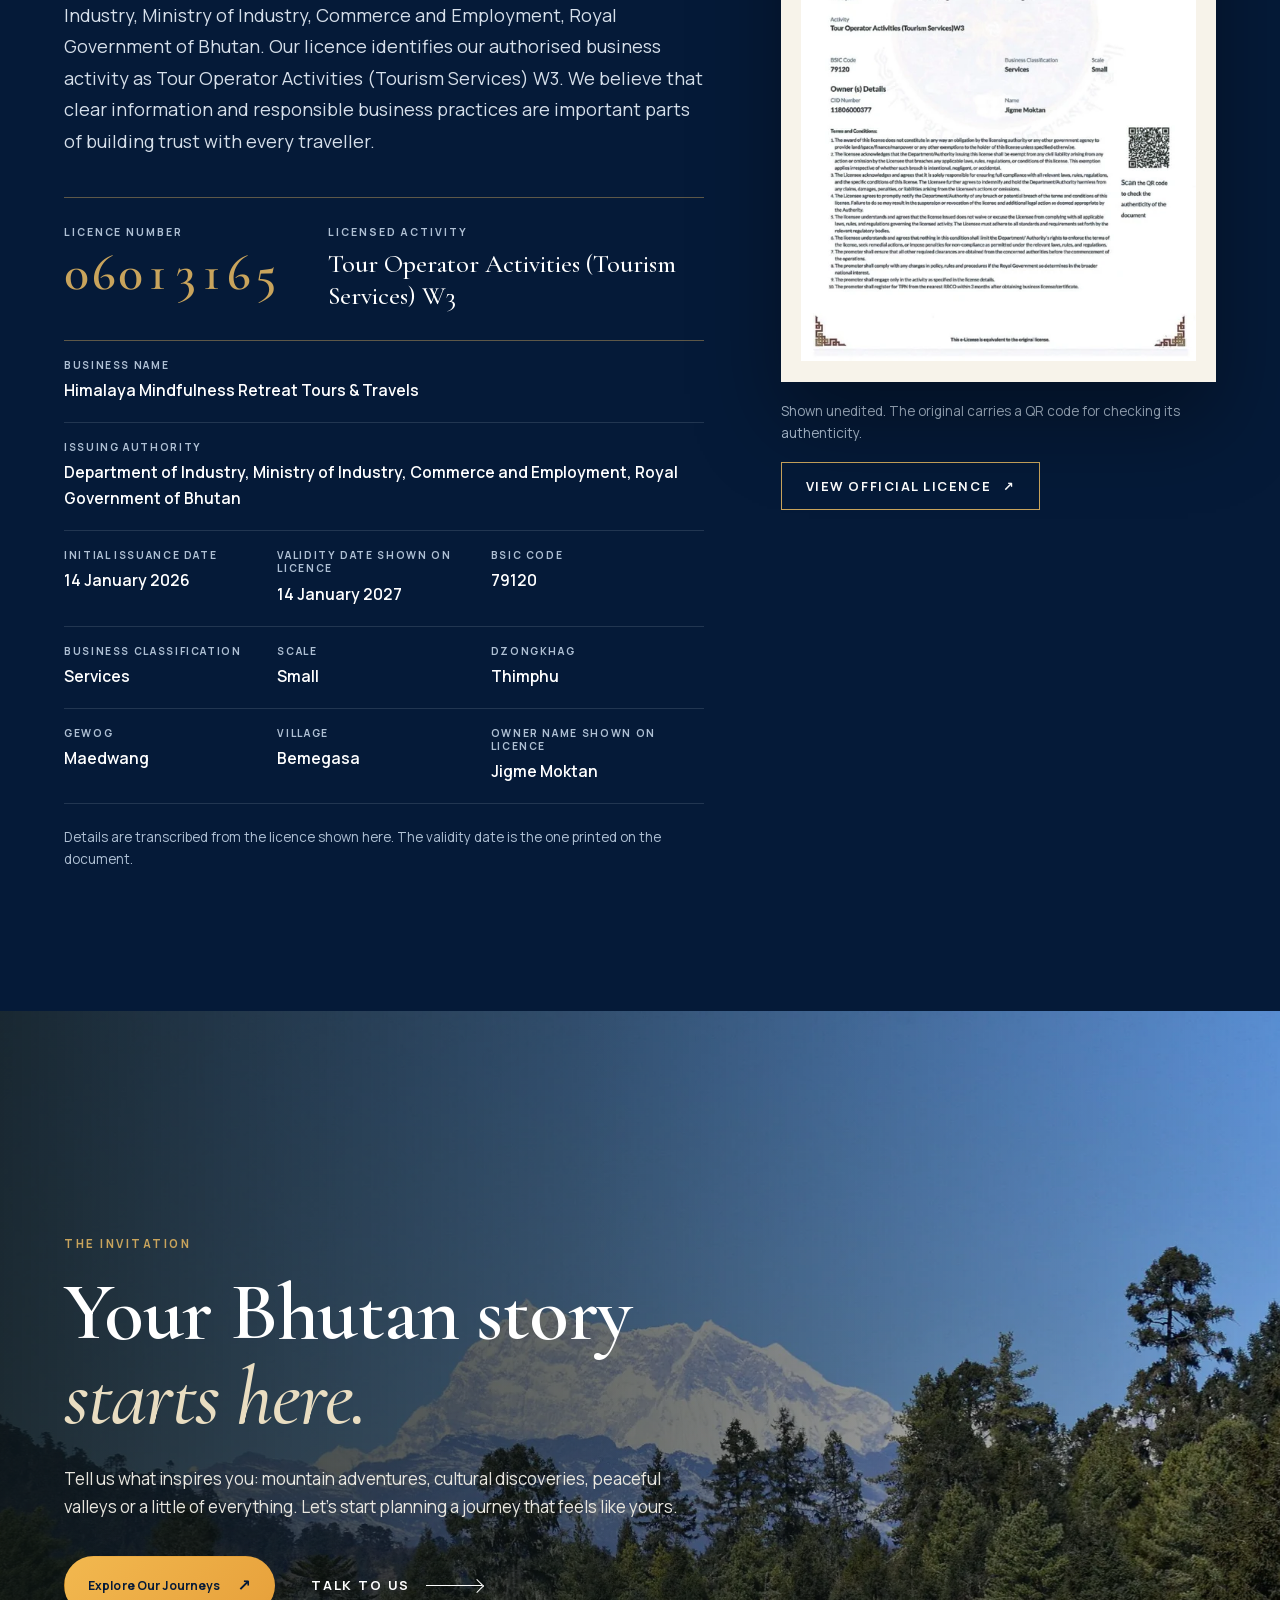
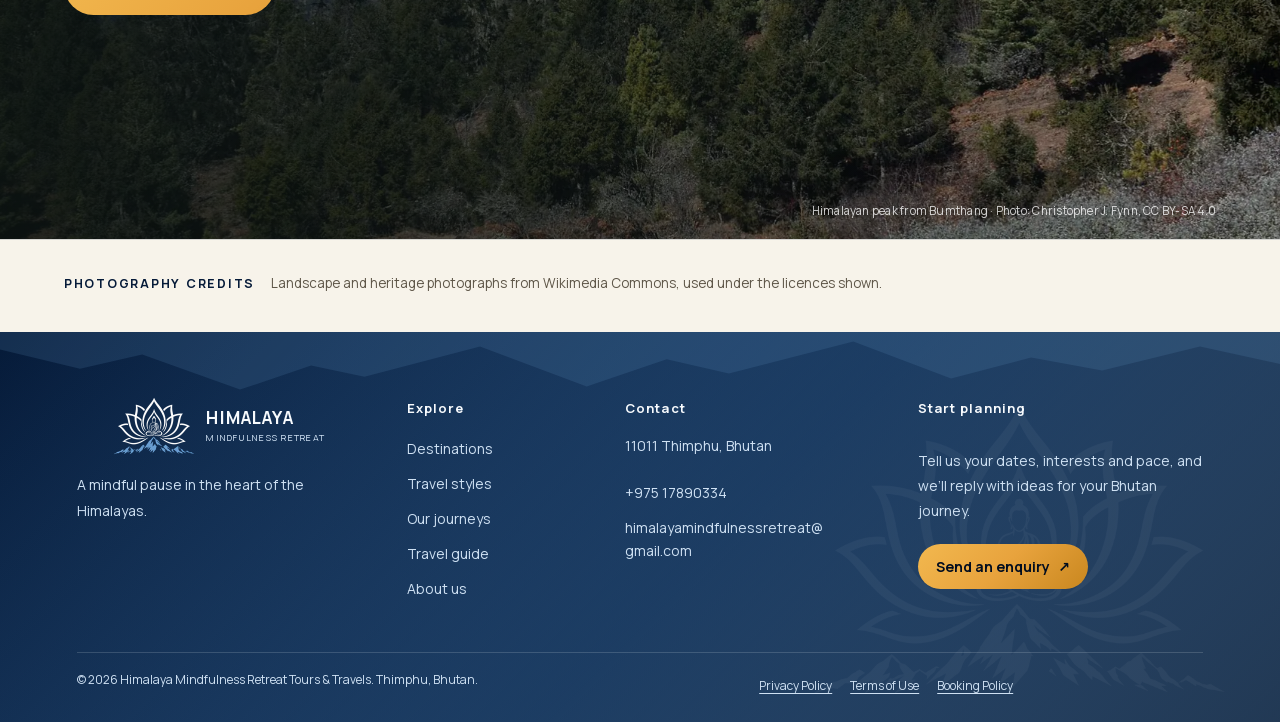
<file: about.html>
<!doctype html>
<html lang="en">
<head>
  <meta charset="utf-8">
  <meta name="viewport" content="width=device-width, initial-scale=1">
  <title>About Us | Himalaya Mindfulness Retreat Tours &amp; Travels</title>
  <meta name="description" content="Meet the people behind Himalaya Mindfulness Retreat Tours &amp; Travels, a licensed tour operator in Thimphu creating personal, thoughtful journeys across Bhutan.">
  <meta name="theme-color" content="#051A38">
  <!-- seo:start (root-relative URLs are made absolute by scripts/build.js) -->
  <link rel="canonical" href="/about.html">
  <meta property="og:type" content="website">
  <meta property="og:site_name" content="Himalaya Mindfulness Retreat">
  <meta property="og:title" content="About Us | Himalaya Mindfulness Retreat Tours &amp; Travels">
  <meta property="og:description" content="Meet the people behind Himalaya Mindfulness Retreat Tours &amp; Travels, a licensed tour operator in Thimphu creating personal, thoughtful journeys across Bhutan.">
  <meta property="og:url" content="/about.html">
  <meta property="og:image" content="/Image/og/og-default.jpg">
  <meta property="og:image:width" content="1200">
  <meta property="og:image:height" content="630">
  <meta property="og:image:alt" content="Himalaya Mindfulness Retreat logo with the line: Bhutan journeys, planned in Thimphu">
  <meta name="twitter:card" content="summary_large_image">
  <!-- seo:end -->
  <link rel="icon" href="favicon.ico" sizes="48x48">
  <link rel="icon" type="image/png" sizes="192x192" href="Image/Logo/icon-192.png">
  <link rel="apple-touch-icon" href="Image/Logo/apple-touch-icon.png">
  <link rel="manifest" href="site.webmanifest">
  <link rel="preload" href="fonts/manrope-latin.woff2" as="font" type="font/woff2" crossorigin>
  <link rel="preload" href="fonts/cormorant-latin.woff2" as="font" type="font/woff2" crossorigin>
  <link rel="preload" as="image" href="Image/about/about-hero-1200.webp" imagesrcset="Image/about/about-hero-700.webp 700w, Image/about/about-hero-1200.webp 1200w, Image/about/about-hero-1920.webp 1920w" imagesizes="100vw" fetchpriority="high">
  <link rel="stylesheet" href="fonts/fonts.css">
  <link rel="stylesheet" href="tokens.css">
  <link rel="stylesheet" href="styles.css">
  <link rel="stylesheet" href="theme.css">
  <link rel="stylesheet" href="about.css">
  <script defer src="about.js"></script>
  <script defer src="site.js"></script>
</head>
<body class="about-page">
<a class="skip-link" href="#main">Skip to content</a>
<div id="site-header"></div>
<main id="main"><noscript><div class="noscript-note"><p class="noscript-brand">Himalaya Mindfulness Retreat · Thimphu, Bhutan</p><p>This page needs JavaScript to show its content. You can still reach our team at <a href="mailto:himalayamindfulnessretreat@gmail.com">himalayamindfulnessretreat@gmail.com</a> or <a href="tel:+97517890334">+975 17890334</a>.</p><p><a href="index.html">Home</a> · <a href="packages.html">Journeys</a> · <a href="destinations.html">Destinations</a> · <a href="travel-info.html">Travel guide</a> · <a href="contact.html">Contact</a></p></div></noscript></main>
<div id="site-footer"></div>
<a class="whatsapp" href="https://wa.me/97517890304" target="_blank" rel="noopener"><svg viewBox="0 0 24 24" aria-hidden="true"><path d="M19.05 4.91A9.82 9.82 0 0 0 12.04 2C6.58 2 2.13 6.45 2.13 11.91c0 1.75.46 3.45 1.32 4.95L2 22l5.25-1.38a9.9 9.9 0 0 0 4.79 1.22h.01c5.46 0 9.91-4.45 9.91-9.91 0-2.65-1.03-5.14-2.91-7.02zm-7.01 15.24h-.01a8.2 8.2 0 0 1-4.18-1.15l-.3-.18-3.12.82.83-3.04-.2-.31a8.18 8.18 0 0 1-1.26-4.38c0-4.54 3.7-8.23 8.24-8.23 2.2 0 4.27.86 5.82 2.42a8.18 8.18 0 0 1 2.41 5.83c0 4.54-3.7 8.22-8.23 8.22zm4.52-6.16c-.25-.12-1.47-.72-1.69-.81-.23-.08-.39-.12-.56.12-.17.25-.64.81-.78.97-.14.17-.29.19-.54.06-.25-.12-1.05-.39-2-1.23-.74-.66-1.23-1.47-1.38-1.72-.14-.25-.02-.38.11-.51.11-.11.25-.29.37-.43.12-.14.17-.25.25-.41.08-.17.04-.31-.02-.43-.06-.12-.56-1.34-.76-1.84-.2-.48-.41-.42-.56-.43h-.48c-.17 0-.43.06-.66.31-.22.25-.86.85-.86 2.07 0 1.22.89 2.4 1.01 2.56.12.17 1.75 2.67 4.23 3.74.59.26 1.05.41 1.41.52.59.19 1.13.16 1.56.1.48-.07 1.47-.6 1.67-1.18.21-.58.21-1.07.14-1.18-.06-.11-.22-.17-.47-.29z"/></svg><span class="sr-only">WhatsApp +975 17890304 (opens in a new tab)</span></a>
</body>
</html>
</file>
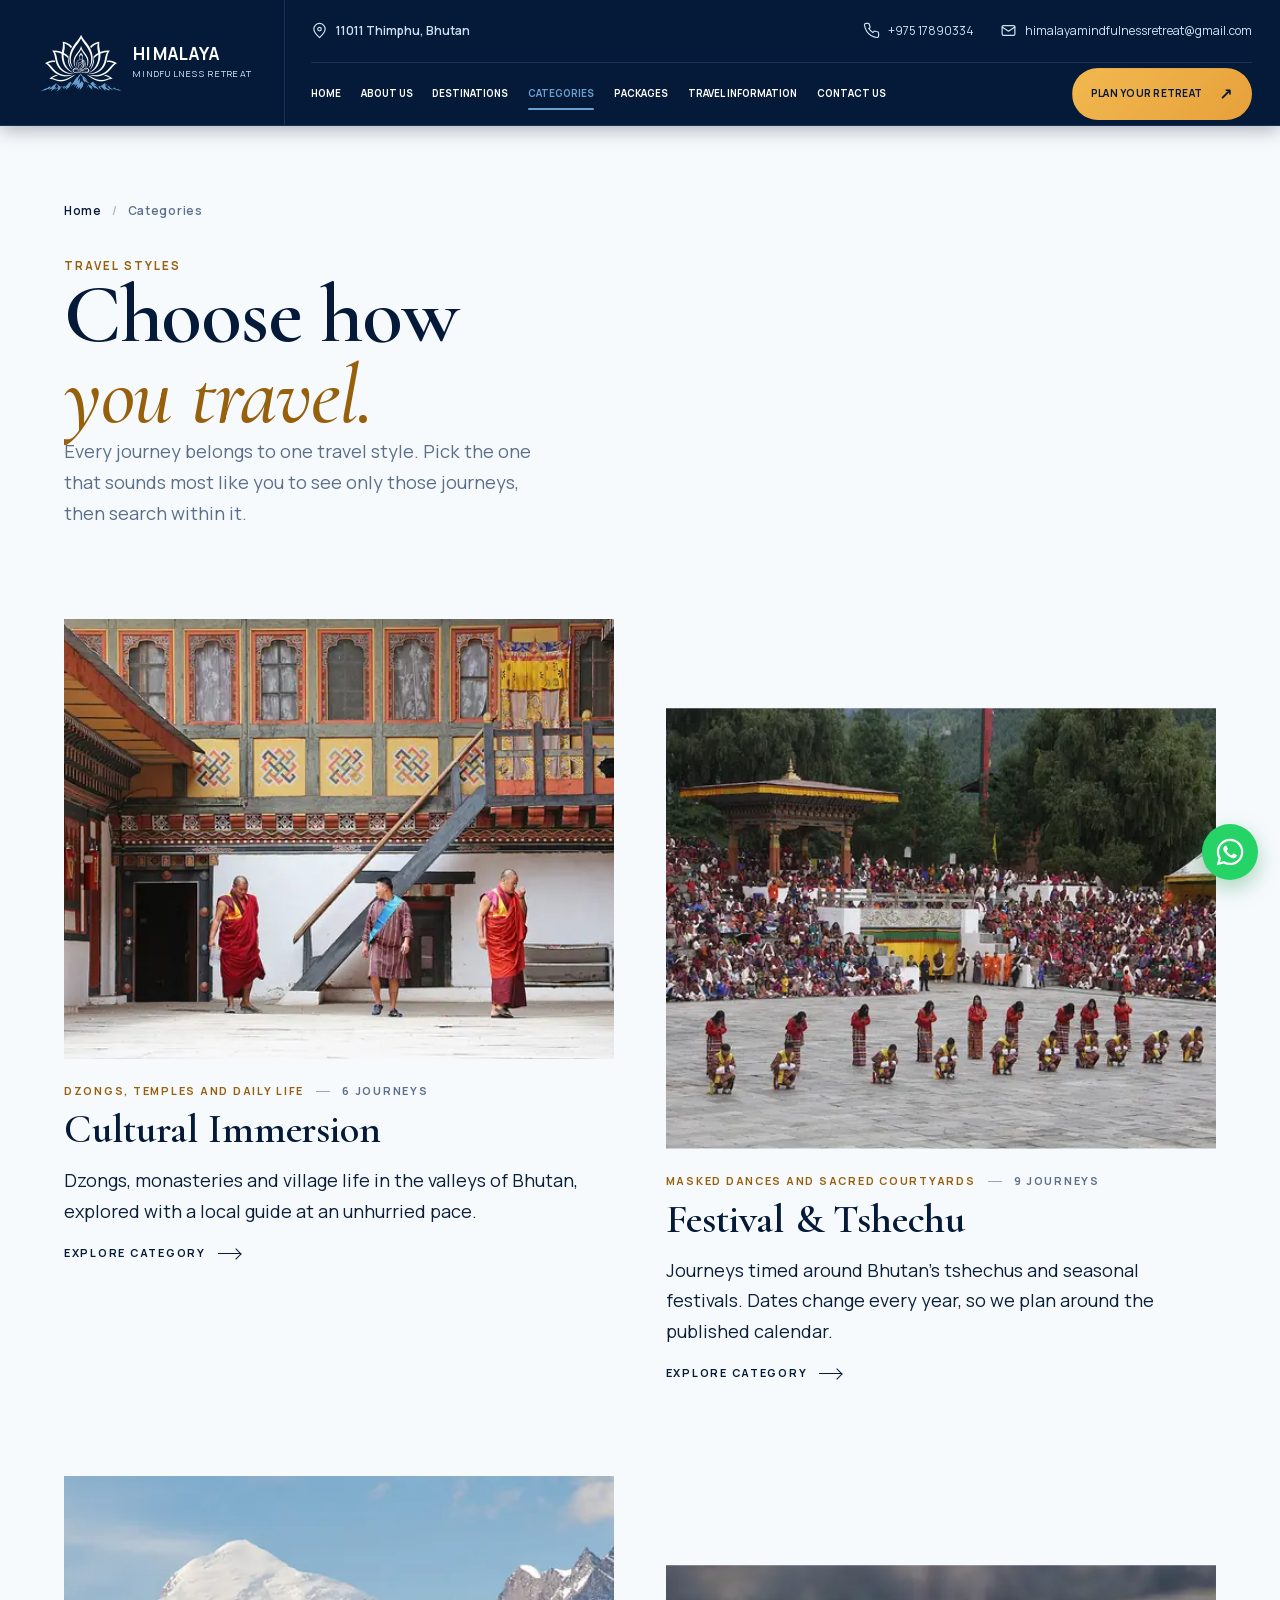
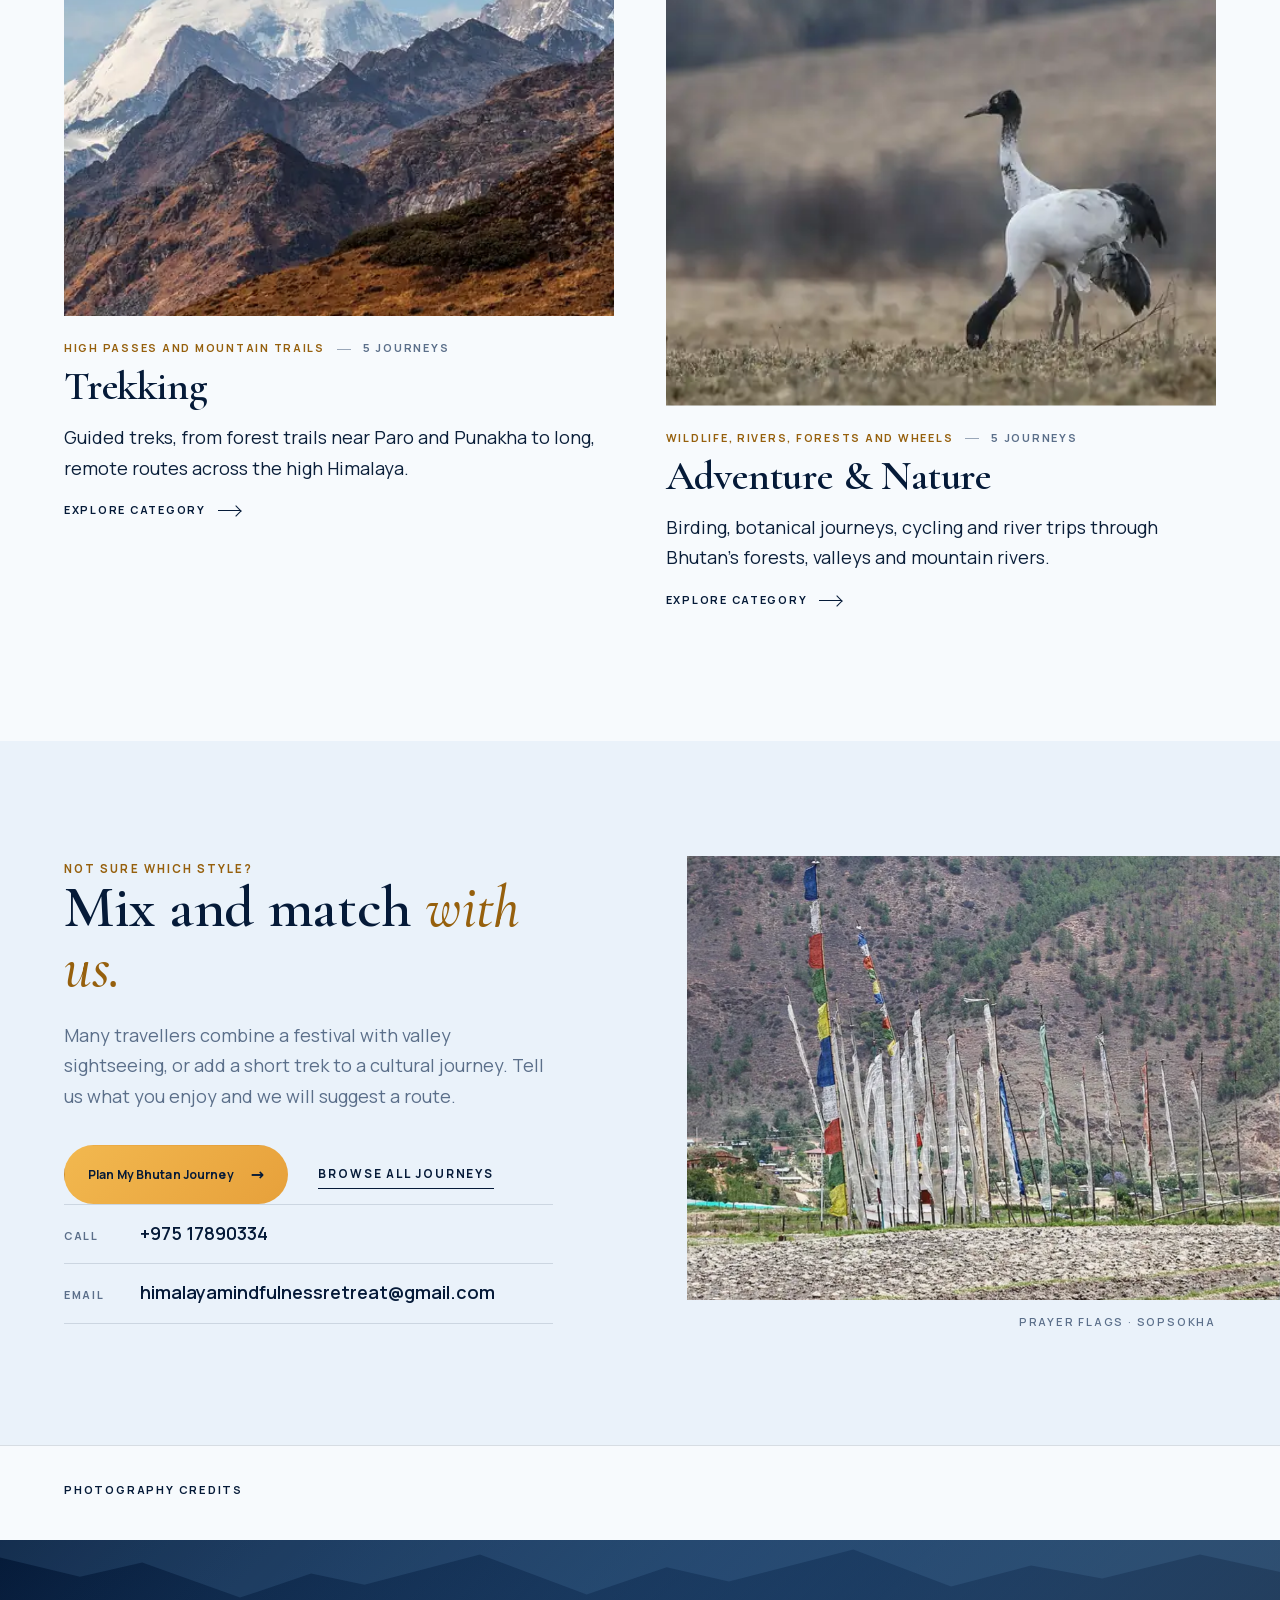
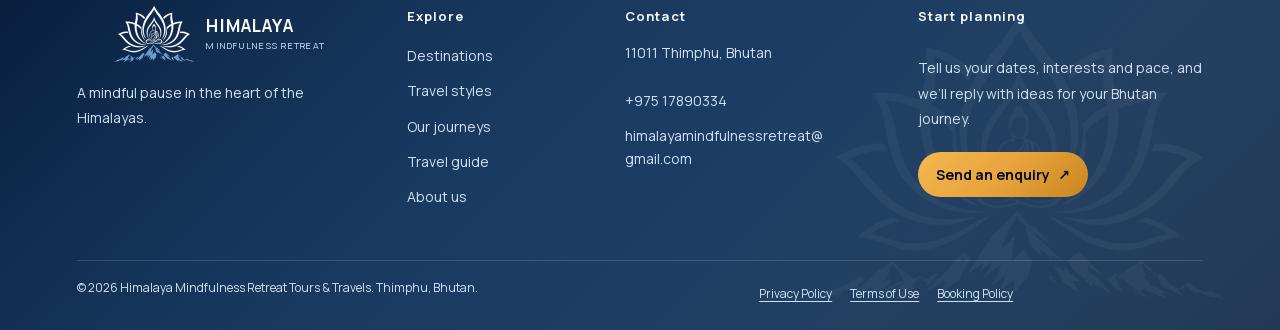
<file: categories.html>
<!doctype html>
<html lang="en">
<head>
  <meta charset="utf-8">
  <meta name="viewport" content="width=device-width, initial-scale=1">
  <title>Bhutan tour categories | Himalaya Mindfulness Retreat</title>
  <meta name="description" content="Browse Bhutan journeys by travel style: cultural immersion, festivals and tshechus, trekking, and adventure and nature, each with routes and details to compare.">
  <meta name="theme-color" content="#051A38">
  <!-- seo:start (root-relative URLs are made absolute by scripts/build.js) -->
  <link rel="canonical" href="/categories.html">
  <meta property="og:type" content="website">
  <meta property="og:site_name" content="Himalaya Mindfulness Retreat">
  <meta property="og:title" content="Bhutan tour categories | Himalaya Mindfulness Retreat">
  <meta property="og:description" content="Browse Bhutan journeys by travel style: cultural immersion, festivals and tshechus, trekking, and adventure and nature, each with routes and details to compare.">
  <meta property="og:url" content="/categories.html">
  <meta property="og:image" content="/Image/og/og-default.jpg">
  <meta property="og:image:width" content="1200">
  <meta property="og:image:height" content="630">
  <meta property="og:image:alt" content="Himalaya Mindfulness Retreat logo with the line: Bhutan journeys, planned in Thimphu">
  <meta name="twitter:card" content="summary_large_image">
  <!-- seo:end -->
  <link rel="icon" href="favicon.ico" sizes="48x48">
  <link rel="icon" type="image/png" sizes="192x192" href="Image/Logo/icon-192.png">
  <link rel="apple-touch-icon" href="Image/Logo/apple-touch-icon.png">
  <link rel="manifest" href="site.webmanifest">
  <link rel="preload" href="fonts/manrope-latin.woff2" as="font" type="font/woff2" crossorigin>
  <link rel="preload" href="fonts/cormorant-latin.woff2" as="font" type="font/woff2" crossorigin>
  <link rel="stylesheet" href="fonts/fonts.css">
  <link rel="stylesheet" href="tokens.css">
  <link rel="stylesheet" href="styles.css">
  <link rel="stylesheet" href="theme.css">
  <link rel="stylesheet" href="journeys.css">
  <link rel="stylesheet" href="discover.css">
  <script defer src="tours-data.js"></script>
  <script defer src="hmr-data.js"></script>
  <script defer src="packages.js"></script>
  <script defer src="journeys.js"></script>
  <script defer src="discover.js"></script>
  <script defer src="site.js"></script>
</head>
<body class="journeys-page discover-page categories-page">
<a class="skip-link" href="#main">Skip to content</a>
<div id="site-header"></div>
<main id="main"><noscript><div class="noscript-note"><p class="noscript-brand">Himalaya Mindfulness Retreat · Thimphu, Bhutan</p><p>This page needs JavaScript to show its content. You can still reach our team at <a href="mailto:himalayamindfulnessretreat@gmail.com">himalayamindfulnessretreat@gmail.com</a> or <a href="tel:+97517890334">+975 17890334</a>.</p><p><a href="index.html">Home</a> · <a href="packages.html">Journeys</a> · <a href="destinations.html">Destinations</a> · <a href="travel-info.html">Travel guide</a> · <a href="contact.html">Contact</a></p></div></noscript></main>
<div id="site-footer"></div>
<a class="whatsapp" href="https://wa.me/97517890304" target="_blank" rel="noopener"><svg viewBox="0 0 24 24" aria-hidden="true"><path d="M19.05 4.91A9.82 9.82 0 0 0 12.04 2C6.58 2 2.13 6.45 2.13 11.91c0 1.75.46 3.45 1.32 4.95L2 22l5.25-1.38a9.9 9.9 0 0 0 4.79 1.22h.01c5.46 0 9.91-4.45 9.91-9.91 0-2.65-1.03-5.14-2.91-7.02zm-7.01 15.24h-.01a8.2 8.2 0 0 1-4.18-1.15l-.3-.18-3.12.82.83-3.04-.2-.31a8.18 8.18 0 0 1-1.26-4.38c0-4.54 3.7-8.23 8.24-8.23 2.2 0 4.27.86 5.82 2.42a8.18 8.18 0 0 1 2.41 5.83c0 4.54-3.7 8.22-8.23 8.22zm4.52-6.16c-.25-.12-1.47-.72-1.69-.81-.23-.08-.39-.12-.56.12-.17.25-.64.81-.78.97-.14.17-.29.19-.54.06-.25-.12-1.05-.39-2-1.23-.74-.66-1.23-1.47-1.38-1.72-.14-.25-.02-.38.11-.51.11-.11.25-.29.37-.43.12-.14.17-.25.25-.41.08-.17.04-.31-.02-.43-.06-.12-.56-1.34-.76-1.84-.2-.48-.41-.42-.56-.43h-.48c-.17 0-.43.06-.66.31-.22.25-.86.85-.86 2.07 0 1.22.89 2.4 1.01 2.56.12.17 1.75 2.67 4.23 3.74.59.26 1.05.41 1.41.52.59.19 1.13.16 1.56.1.48-.07 1.47-.6 1.67-1.18.21-.58.21-1.07.14-1.18-.06-.11-.22-.17-.47-.29z"/></svg><span class="sr-only">WhatsApp +975 17890304 (opens in a new tab)</span></a>
</body>
</html>
</file>
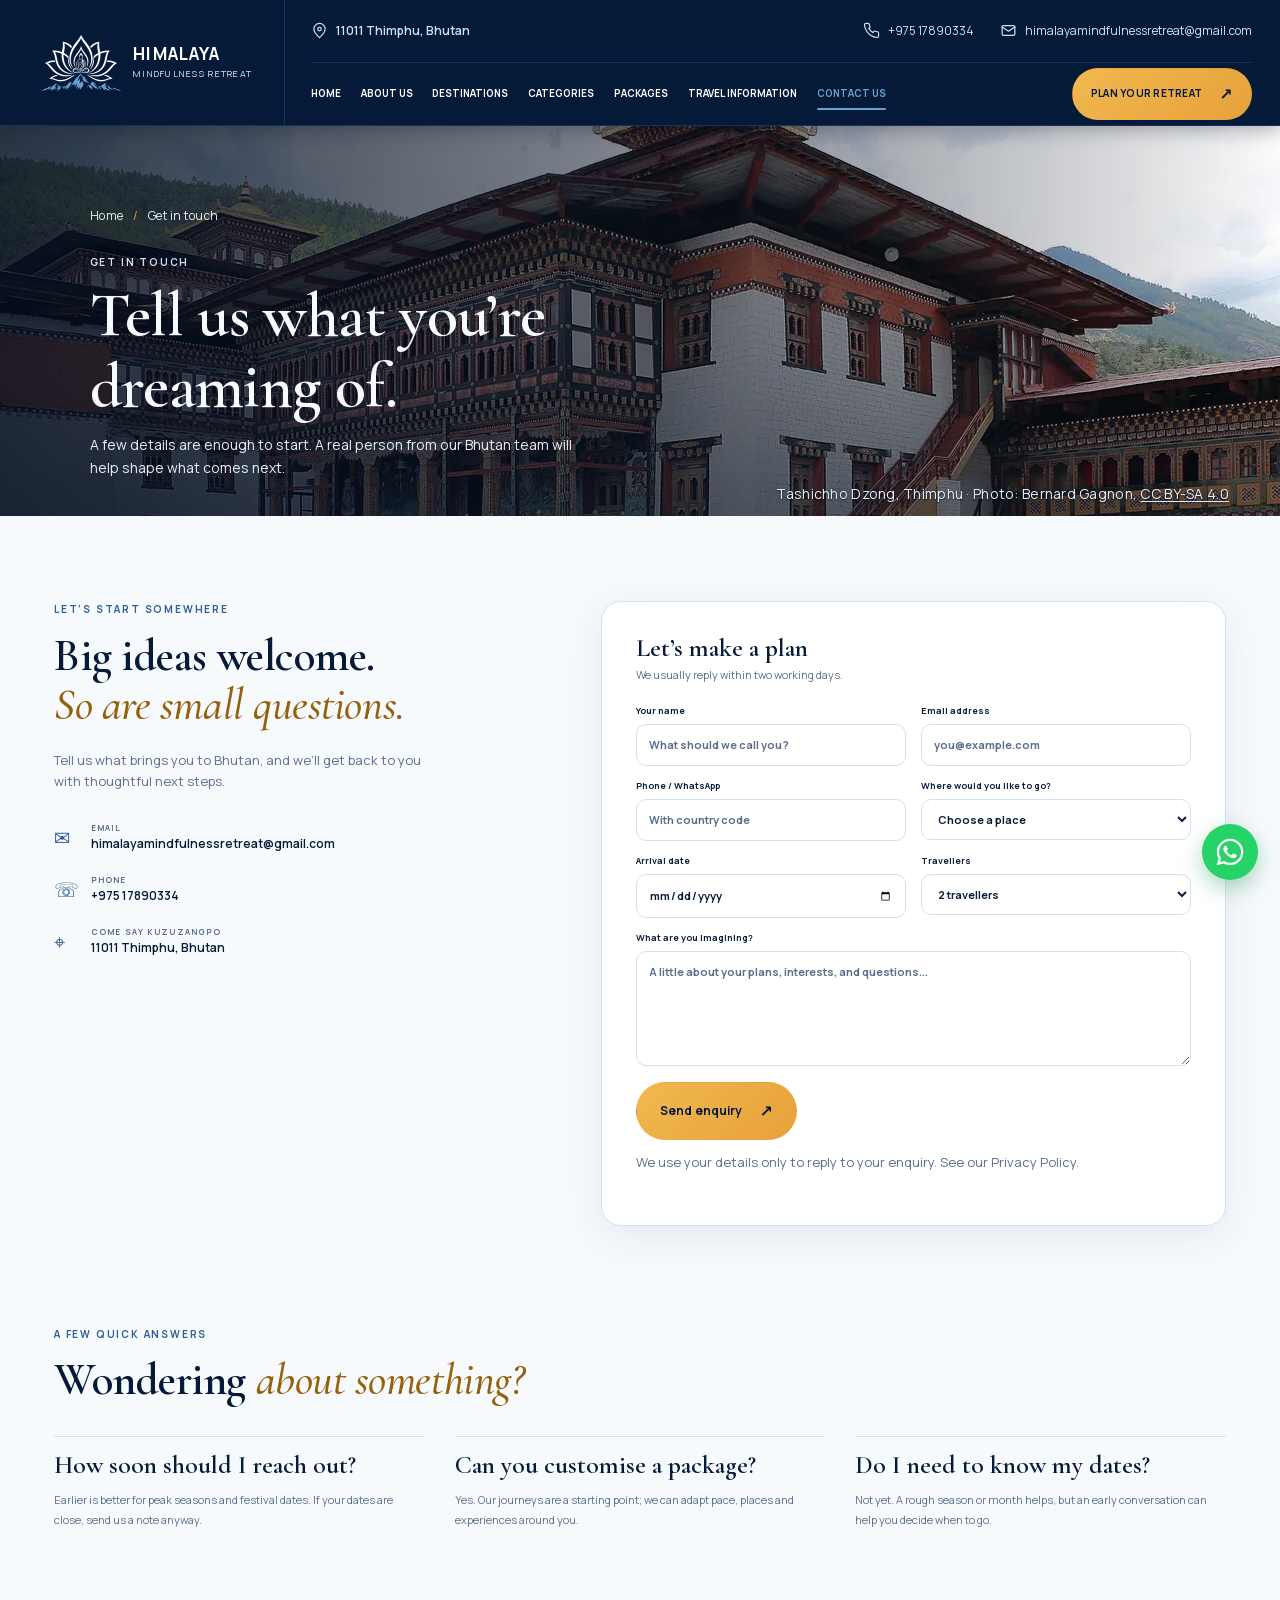
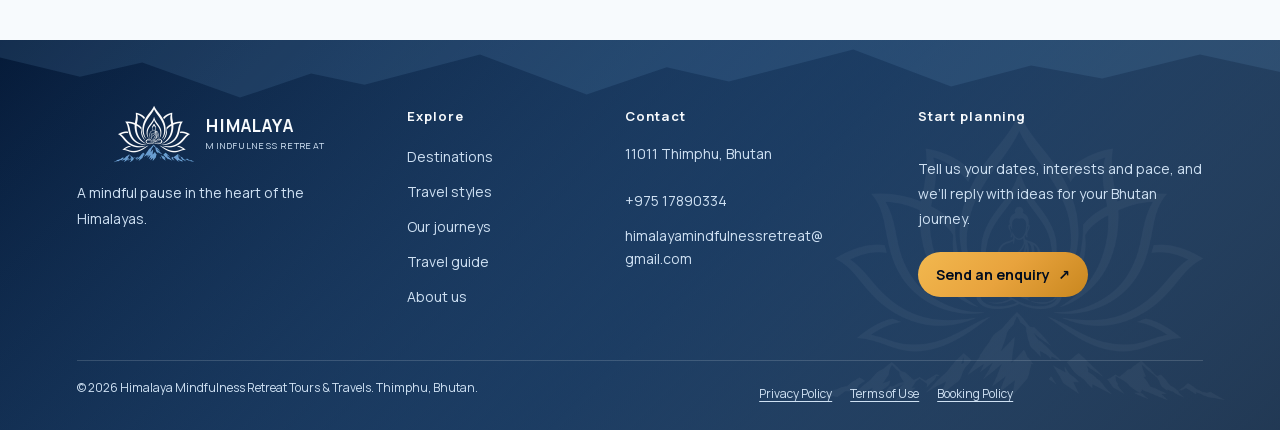
<file: contact.html>
<!doctype html>
<html lang="en">
<head>
  <meta charset="utf-8">
  <meta name="viewport" content="width=device-width, initial-scale=1">
  <title>Contact Us: Plan Your Bhutan Trip | Himalaya Mindfulness</title>
  <meta name="description" content="Contact Himalaya Mindfulness Retreat in Thimphu to plan your Bhutan journey. Share your dates, interests and pace, and our local team will reply by email.">
  <meta name="theme-color" content="#051A38">
  <!-- seo:start (root-relative URLs are made absolute by scripts/build.js) -->
  <link rel="canonical" href="/contact.html">
  <meta property="og:type" content="website">
  <meta property="og:site_name" content="Himalaya Mindfulness Retreat">
  <meta property="og:title" content="Contact Us: Plan Your Bhutan Trip | Himalaya Mindfulness">
  <meta property="og:description" content="Contact Himalaya Mindfulness Retreat in Thimphu to plan your Bhutan journey. Share your dates, interests and pace, and our local team will reply by email.">
  <meta property="og:url" content="/contact.html">
  <meta property="og:image" content="/Image/og/og-default.jpg">
  <meta property="og:image:width" content="1200">
  <meta property="og:image:height" content="630">
  <meta property="og:image:alt" content="Himalaya Mindfulness Retreat logo with the line: Bhutan journeys, planned in Thimphu">
  <meta name="twitter:card" content="summary_large_image">
  <!-- seo:end -->
  <link rel="icon" href="favicon.ico" sizes="48x48">
  <link rel="icon" type="image/png" sizes="192x192" href="Image/Logo/icon-192.png">
  <link rel="apple-touch-icon" href="Image/Logo/apple-touch-icon.png">
  <link rel="manifest" href="site.webmanifest">
  <link rel="preload" href="fonts/manrope-latin.woff2" as="font" type="font/woff2" crossorigin>
  <link rel="preload" href="fonts/cormorant-latin.woff2" as="font" type="font/woff2" crossorigin>
  <link rel="stylesheet" href="fonts/fonts.css">
  <link rel="stylesheet" href="tokens.css">
  <link rel="stylesheet" href="styles.css">
  <link rel="stylesheet" href="theme.css">
  <script defer src="site.js"></script>
</head>
<body>
<a class="skip-link" href="#main">Skip to content</a>
<div id="site-header"></div>
<main id="main"><noscript><div class="noscript-note"><p class="noscript-brand">Himalaya Mindfulness Retreat · Thimphu, Bhutan</p><p>This page needs JavaScript to show its content. You can still reach our team at <a href="mailto:himalayamindfulnessretreat@gmail.com">himalayamindfulnessretreat@gmail.com</a> or <a href="tel:+97517890334">+975 17890334</a>.</p><p><a href="index.html">Home</a> · <a href="packages.html">Journeys</a> · <a href="destinations.html">Destinations</a> · <a href="travel-info.html">Travel guide</a> · <a href="contact.html">Contact</a></p></div></noscript></main>
<div id="site-footer"></div>
<a class="whatsapp" href="https://wa.me/97517890304" target="_blank" rel="noopener"><svg viewBox="0 0 24 24" aria-hidden="true"><path d="M19.05 4.91A9.82 9.82 0 0 0 12.04 2C6.58 2 2.13 6.45 2.13 11.91c0 1.75.46 3.45 1.32 4.95L2 22l5.25-1.38a9.9 9.9 0 0 0 4.79 1.22h.01c5.46 0 9.91-4.45 9.91-9.91 0-2.65-1.03-5.14-2.91-7.02zm-7.01 15.24h-.01a8.2 8.2 0 0 1-4.18-1.15l-.3-.18-3.12.82.83-3.04-.2-.31a8.18 8.18 0 0 1-1.26-4.38c0-4.54 3.7-8.23 8.24-8.23 2.2 0 4.27.86 5.82 2.42a8.18 8.18 0 0 1 2.41 5.83c0 4.54-3.7 8.22-8.23 8.22zm4.52-6.16c-.25-.12-1.47-.72-1.69-.81-.23-.08-.39-.12-.56.12-.17.25-.64.81-.78.97-.14.17-.29.19-.54.06-.25-.12-1.05-.39-2-1.23-.74-.66-1.23-1.47-1.38-1.72-.14-.25-.02-.38.11-.51.11-.11.25-.29.37-.43.12-.14.17-.25.25-.41.08-.17.04-.31-.02-.43-.06-.12-.56-1.34-.76-1.84-.2-.48-.41-.42-.56-.43h-.48c-.17 0-.43.06-.66.31-.22.25-.86.85-.86 2.07 0 1.22.89 2.4 1.01 2.56.12.17 1.75 2.67 4.23 3.74.59.26 1.05.41 1.41.52.59.19 1.13.16 1.56.1.48-.07 1.47-.6 1.67-1.18.21-.58.21-1.07.14-1.18-.06-.11-.22-.17-.47-.29z"/></svg><span class="sr-only">WhatsApp +975 17890304 (opens in a new tab)</span></a>
</body>
</html>
</file>
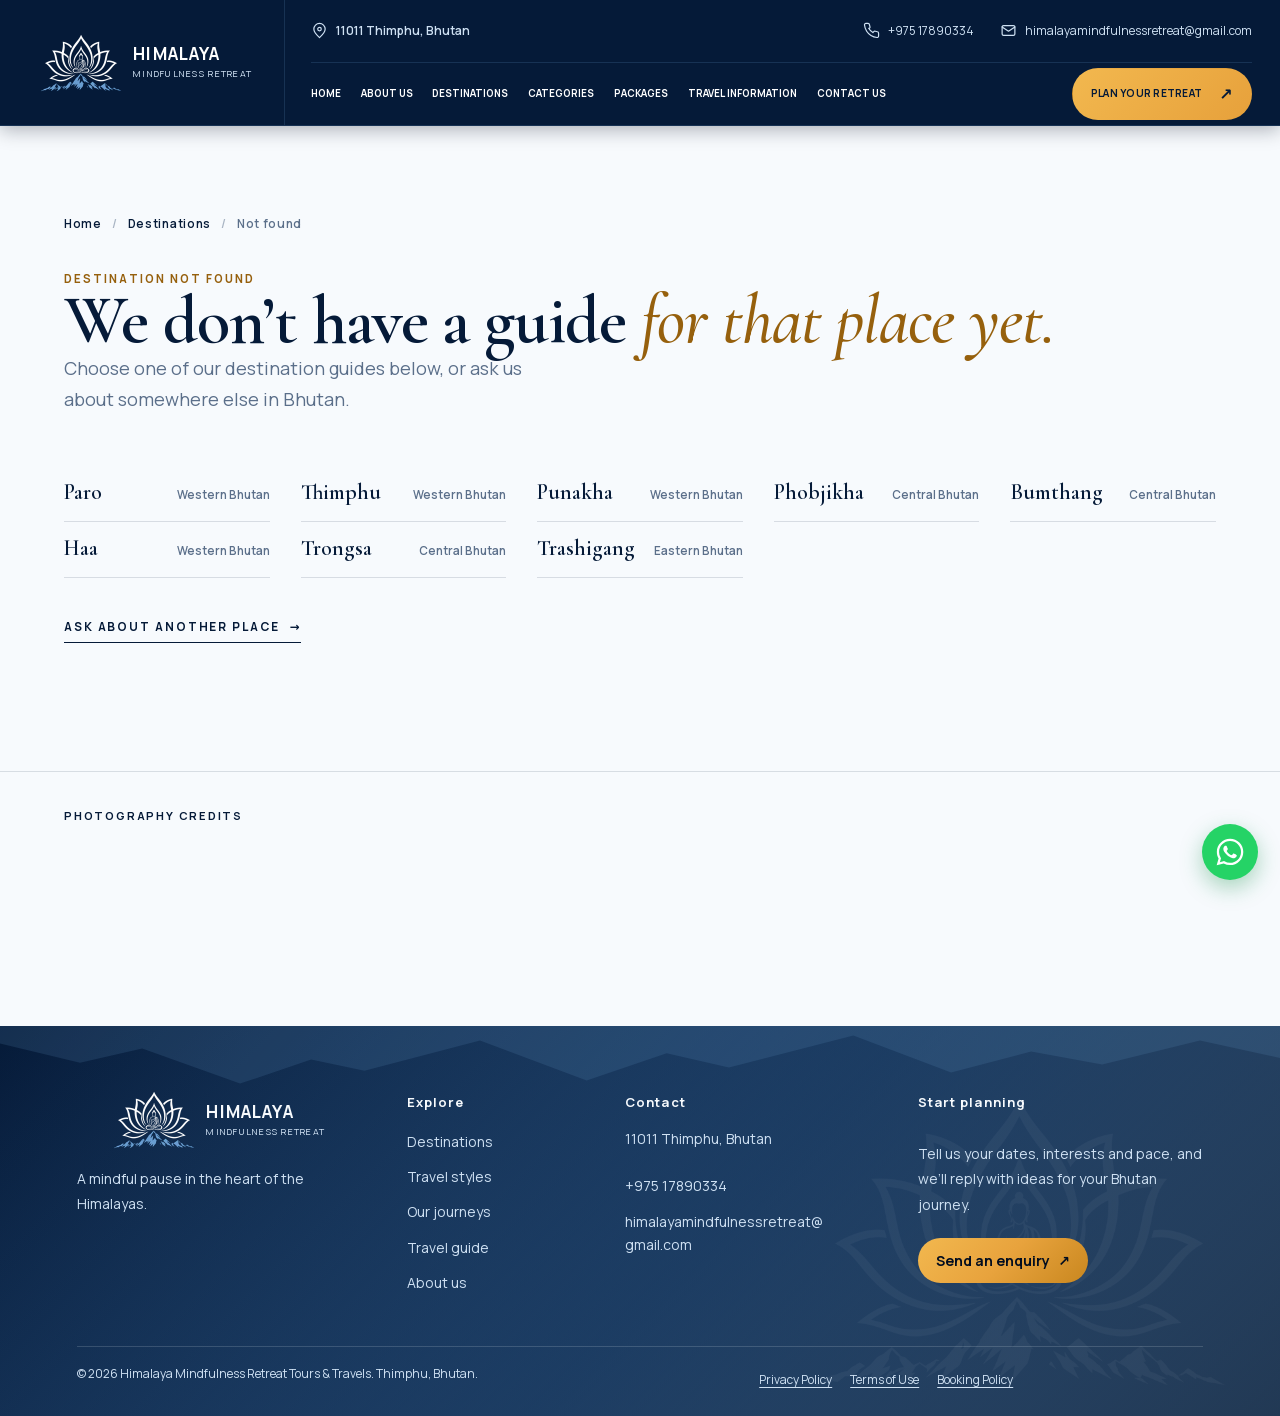
<file: destination-detail.html>
<!doctype html>
<html lang="en">
<head>
  <meta charset="utf-8">
  <meta name="viewport" content="width=device-width, initial-scale=1">
  <title>Bhutan Destination Guides | Himalaya Mindfulness Retreat</title>
  <meta name="description" content="Bhutan destination guides: history, places to visit, things to experience, when to go and the journeys that include each valley, from Paro to Trashigang.">
  <meta name="theme-color" content="#051A38">
  <!-- seo:start (root-relative URLs are made absolute by scripts/build.js) -->
  <link rel="canonical" href="/destination-detail.html">
  <meta property="og:type" content="website">
  <meta property="og:site_name" content="Himalaya Mindfulness Retreat">
  <meta property="og:title" content="Bhutan Destination Guides | Himalaya Mindfulness Retreat">
  <meta property="og:description" content="Bhutan destination guides: history, places to visit, things to experience, when to go and the journeys that include each valley, from Paro to Trashigang.">
  <meta property="og:url" content="/destination-detail.html">
  <meta property="og:image" content="/Image/og/og-default.jpg">
  <meta property="og:image:width" content="1200">
  <meta property="og:image:height" content="630">
  <meta property="og:image:alt" content="Himalaya Mindfulness Retreat logo with the line: Bhutan journeys, planned in Thimphu">
  <meta name="twitter:card" content="summary_large_image">
  <!-- seo:end -->
  <link rel="icon" href="favicon.ico" sizes="48x48">
  <link rel="icon" type="image/png" sizes="192x192" href="Image/Logo/icon-192.png">
  <link rel="apple-touch-icon" href="Image/Logo/apple-touch-icon.png">
  <link rel="manifest" href="site.webmanifest">
  <link rel="preload" href="fonts/manrope-latin.woff2" as="font" type="font/woff2" crossorigin>
  <link rel="preload" href="fonts/cormorant-latin.woff2" as="font" type="font/woff2" crossorigin>
  <link rel="stylesheet" href="fonts/fonts.css">
  <link rel="stylesheet" href="tokens.css">
  <link rel="stylesheet" href="styles.css">
  <link rel="stylesheet" href="theme.css">
  <link rel="stylesheet" href="journeys.css">
  <link rel="stylesheet" href="discover.css">
  <script defer src="tours-data.js"></script>
  <script defer src="hmr-data.js"></script>
  <script defer src="packages.js"></script>
  <script defer src="journeys.js"></script>
  <script defer src="discover.js"></script>
  <script defer src="site.js"></script>
</head>
<body class="journeys-page discover-page destination-guide-page">
<a class="skip-link" href="#main">Skip to content</a>
<div id="site-header"></div>
<main id="main"><noscript><div class="noscript-note"><p class="noscript-brand">Himalaya Mindfulness Retreat · Thimphu, Bhutan</p><p>This page needs JavaScript to show its content. You can still reach our team at <a href="mailto:himalayamindfulnessretreat@gmail.com">himalayamindfulnessretreat@gmail.com</a> or <a href="tel:+97517890334">+975 17890334</a>.</p><p><a href="index.html">Home</a> · <a href="packages.html">Journeys</a> · <a href="destinations.html">Destinations</a> · <a href="travel-info.html">Travel guide</a> · <a href="contact.html">Contact</a></p></div></noscript></main>
<div id="site-footer"></div>
<a class="whatsapp" href="https://wa.me/97517890304" target="_blank" rel="noopener"><svg viewBox="0 0 24 24" aria-hidden="true"><path d="M19.05 4.91A9.82 9.82 0 0 0 12.04 2C6.58 2 2.13 6.45 2.13 11.91c0 1.75.46 3.45 1.32 4.95L2 22l5.25-1.38a9.9 9.9 0 0 0 4.79 1.22h.01c5.46 0 9.91-4.45 9.91-9.91 0-2.65-1.03-5.14-2.91-7.02zm-7.01 15.24h-.01a8.2 8.2 0 0 1-4.18-1.15l-.3-.18-3.12.82.83-3.04-.2-.31a8.18 8.18 0 0 1-1.26-4.38c0-4.54 3.7-8.23 8.24-8.23 2.2 0 4.27.86 5.82 2.42a8.18 8.18 0 0 1 2.41 5.83c0 4.54-3.7 8.22-8.23 8.22zm4.52-6.16c-.25-.12-1.47-.72-1.69-.81-.23-.08-.39-.12-.56.12-.17.25-.64.81-.78.97-.14.17-.29.19-.54.06-.25-.12-1.05-.39-2-1.23-.74-.66-1.23-1.47-1.38-1.72-.14-.25-.02-.38.11-.51.11-.11.25-.29.37-.43.12-.14.17-.25.25-.41.08-.17.04-.31-.02-.43-.06-.12-.56-1.34-.76-1.84-.2-.48-.41-.42-.56-.43h-.48c-.17 0-.43.06-.66.31-.22.25-.86.85-.86 2.07 0 1.22.89 2.4 1.01 2.56.12.17 1.75 2.67 4.23 3.74.59.26 1.05.41 1.41.52.59.19 1.13.16 1.56.1.48-.07 1.47-.6 1.67-1.18.21-.58.21-1.07.14-1.18-.06-.11-.22-.17-.47-.29z"/></svg><span class="sr-only">WhatsApp +975 17890304 (opens in a new tab)</span></a>
</body>
</html>
</file>
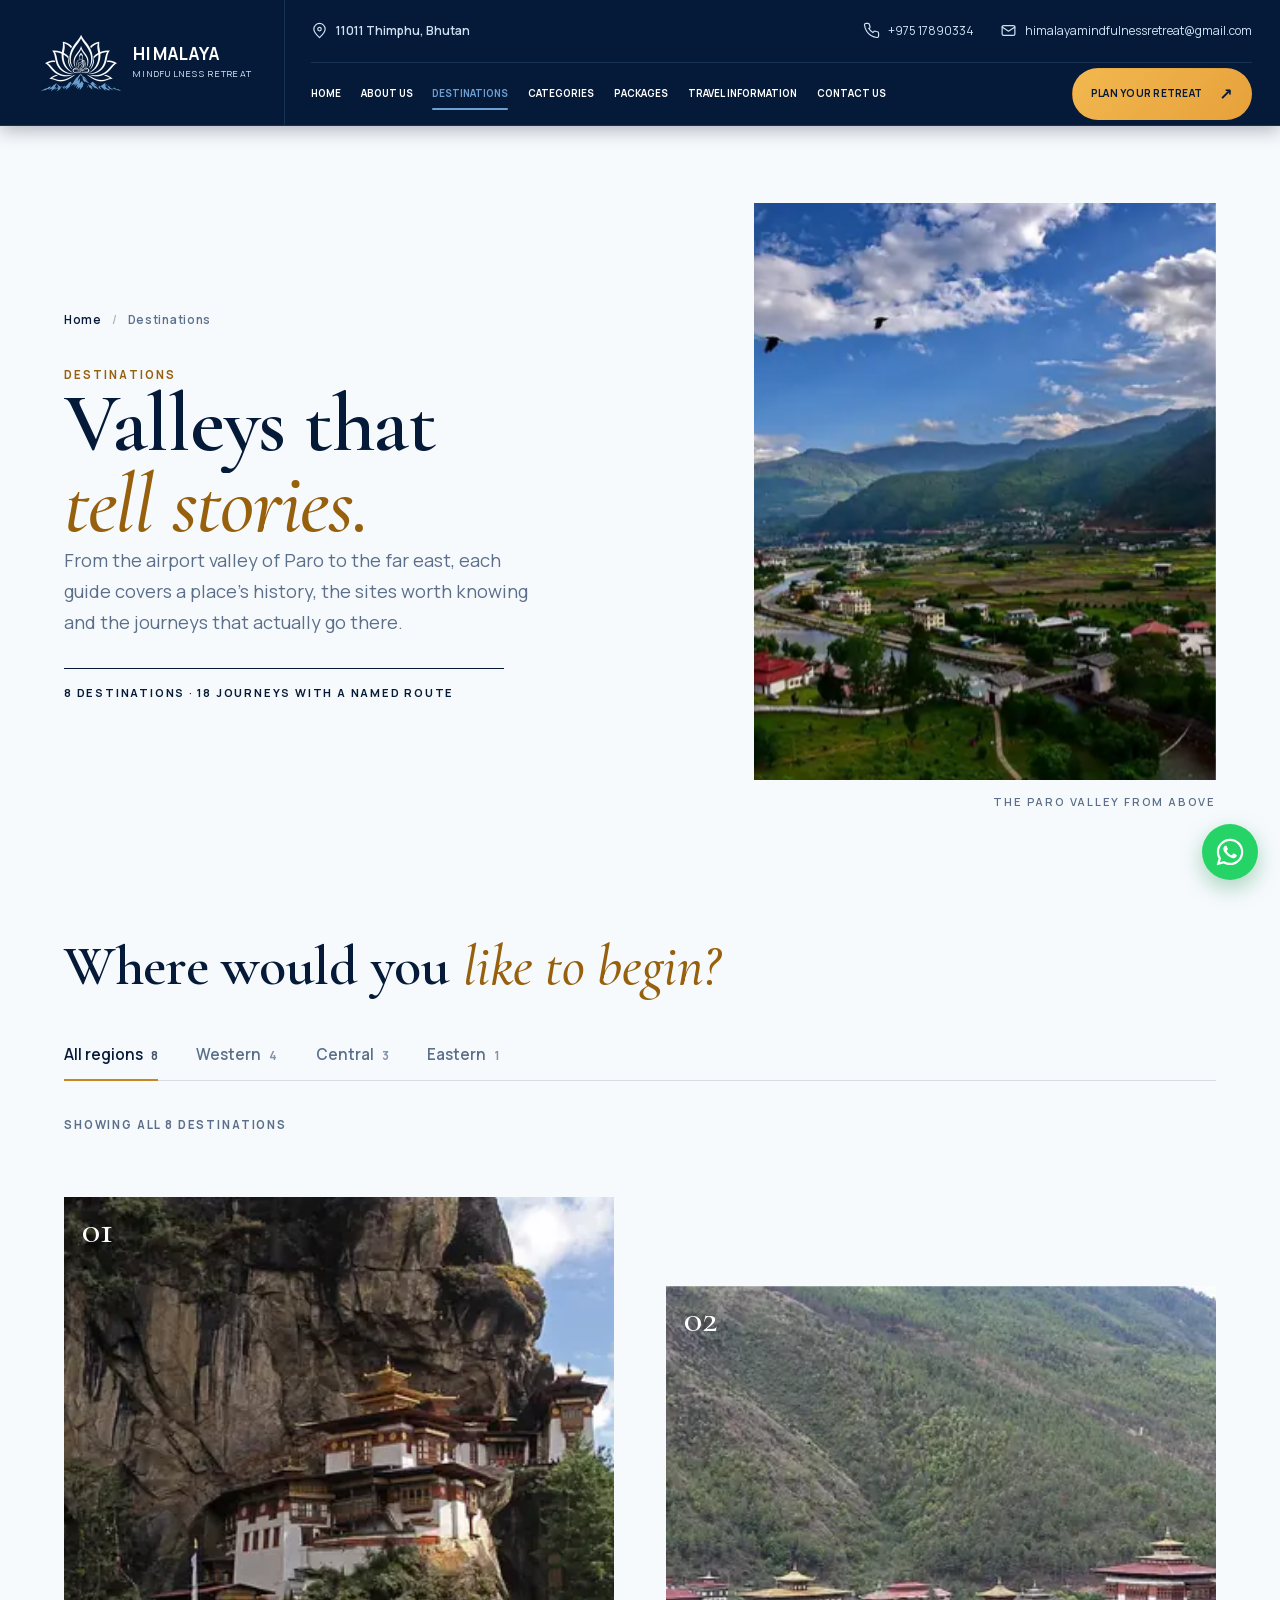
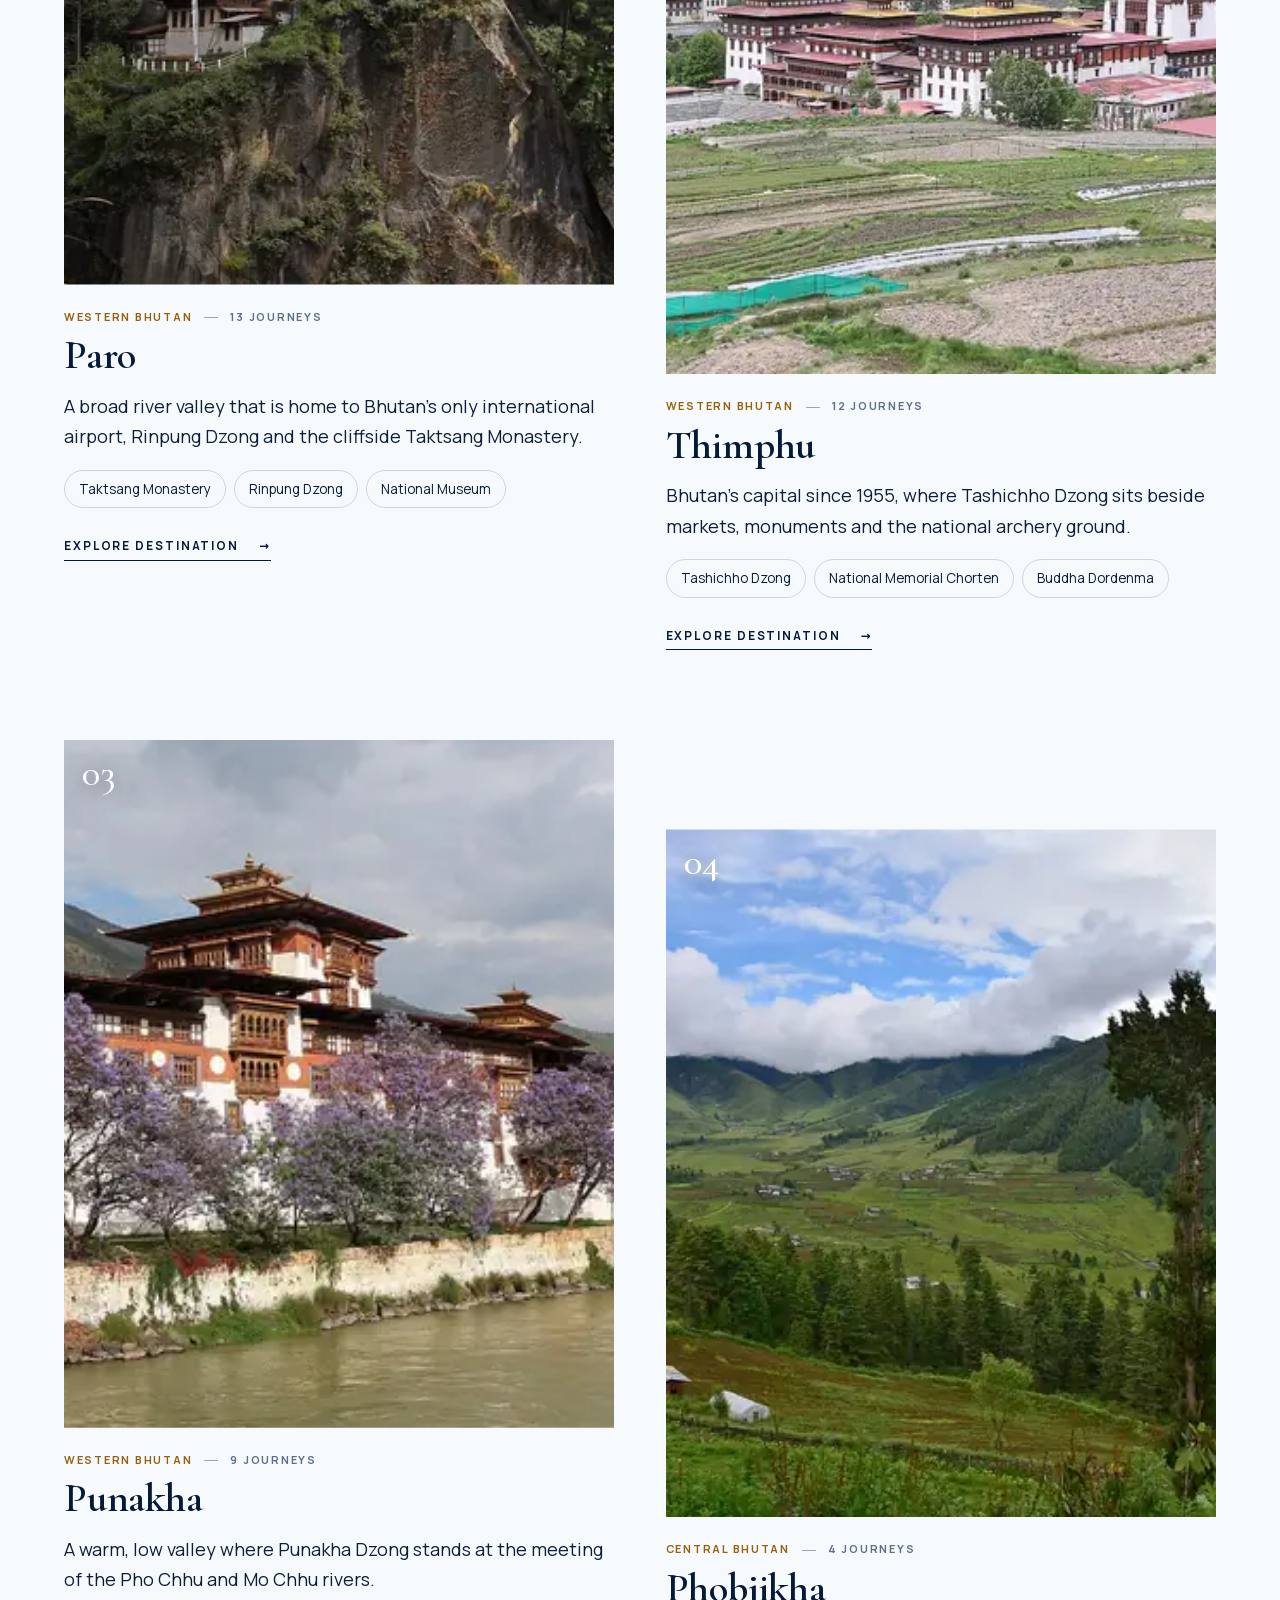
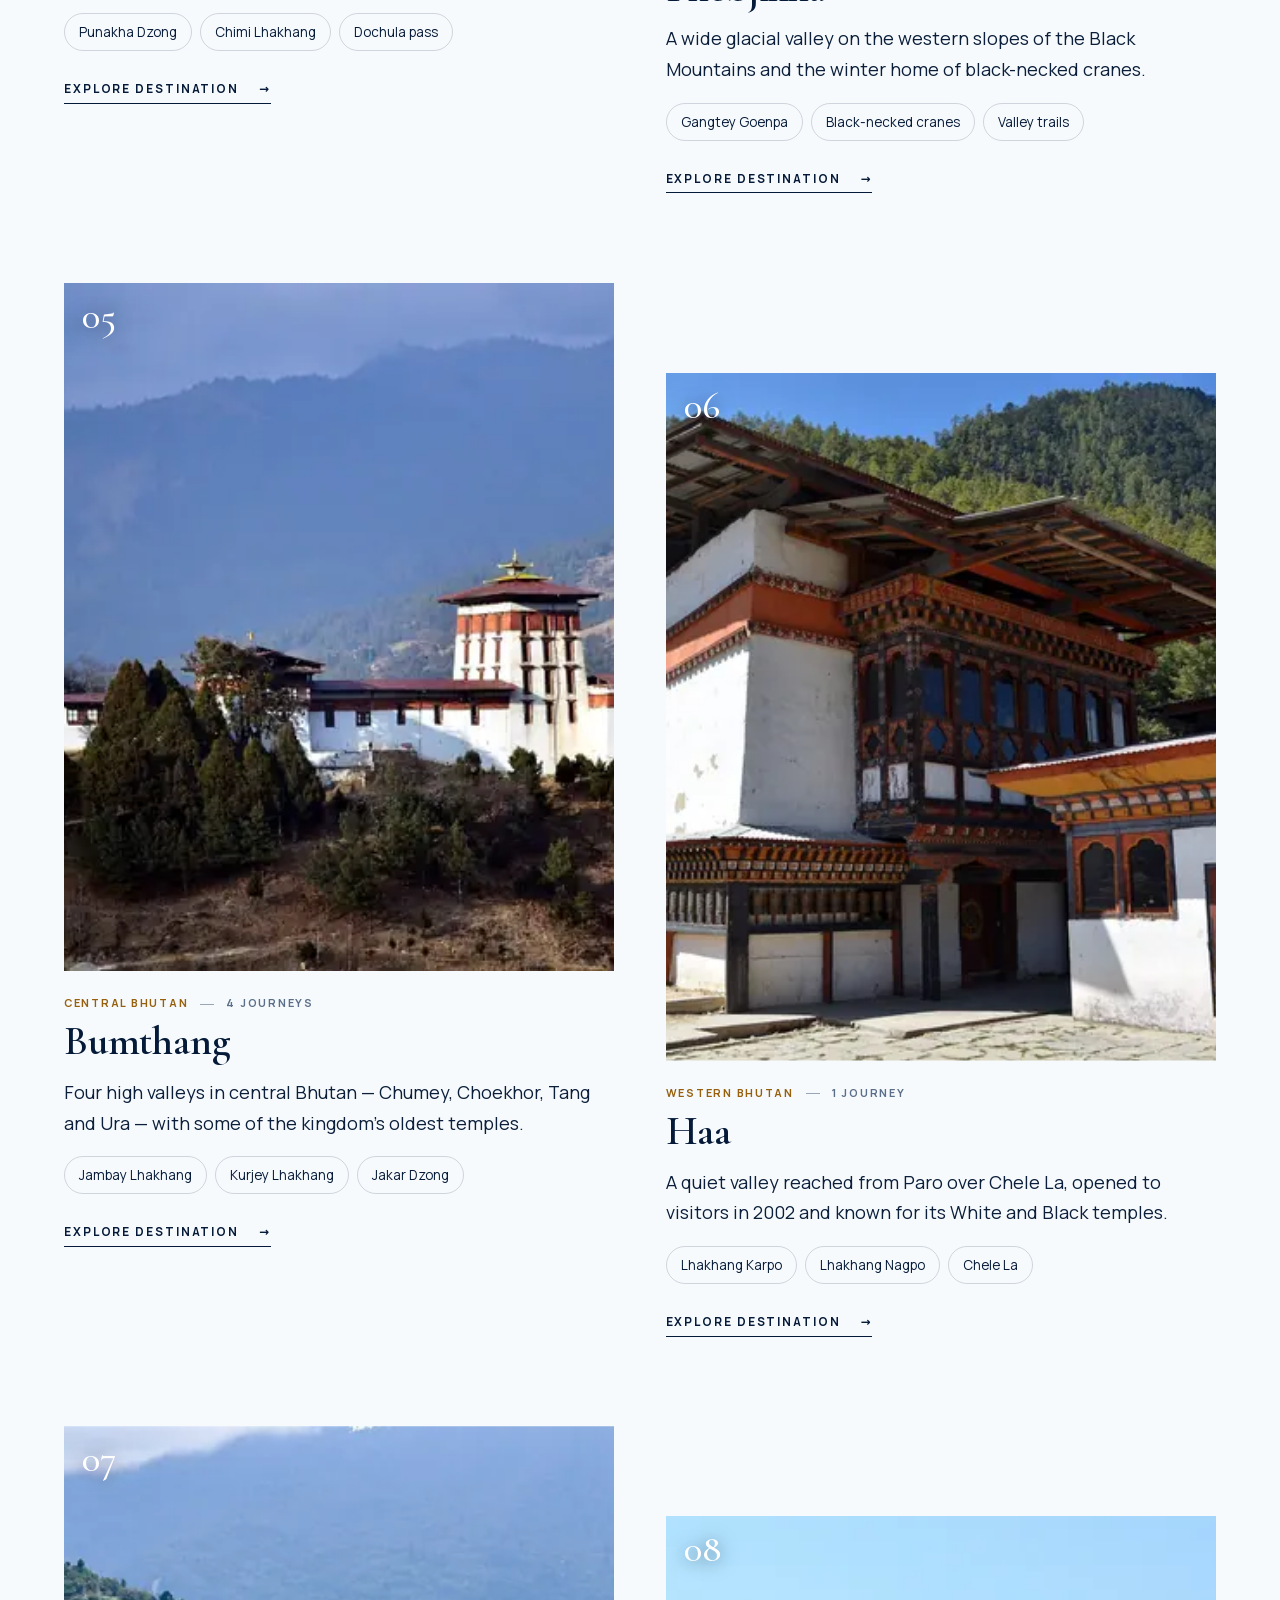
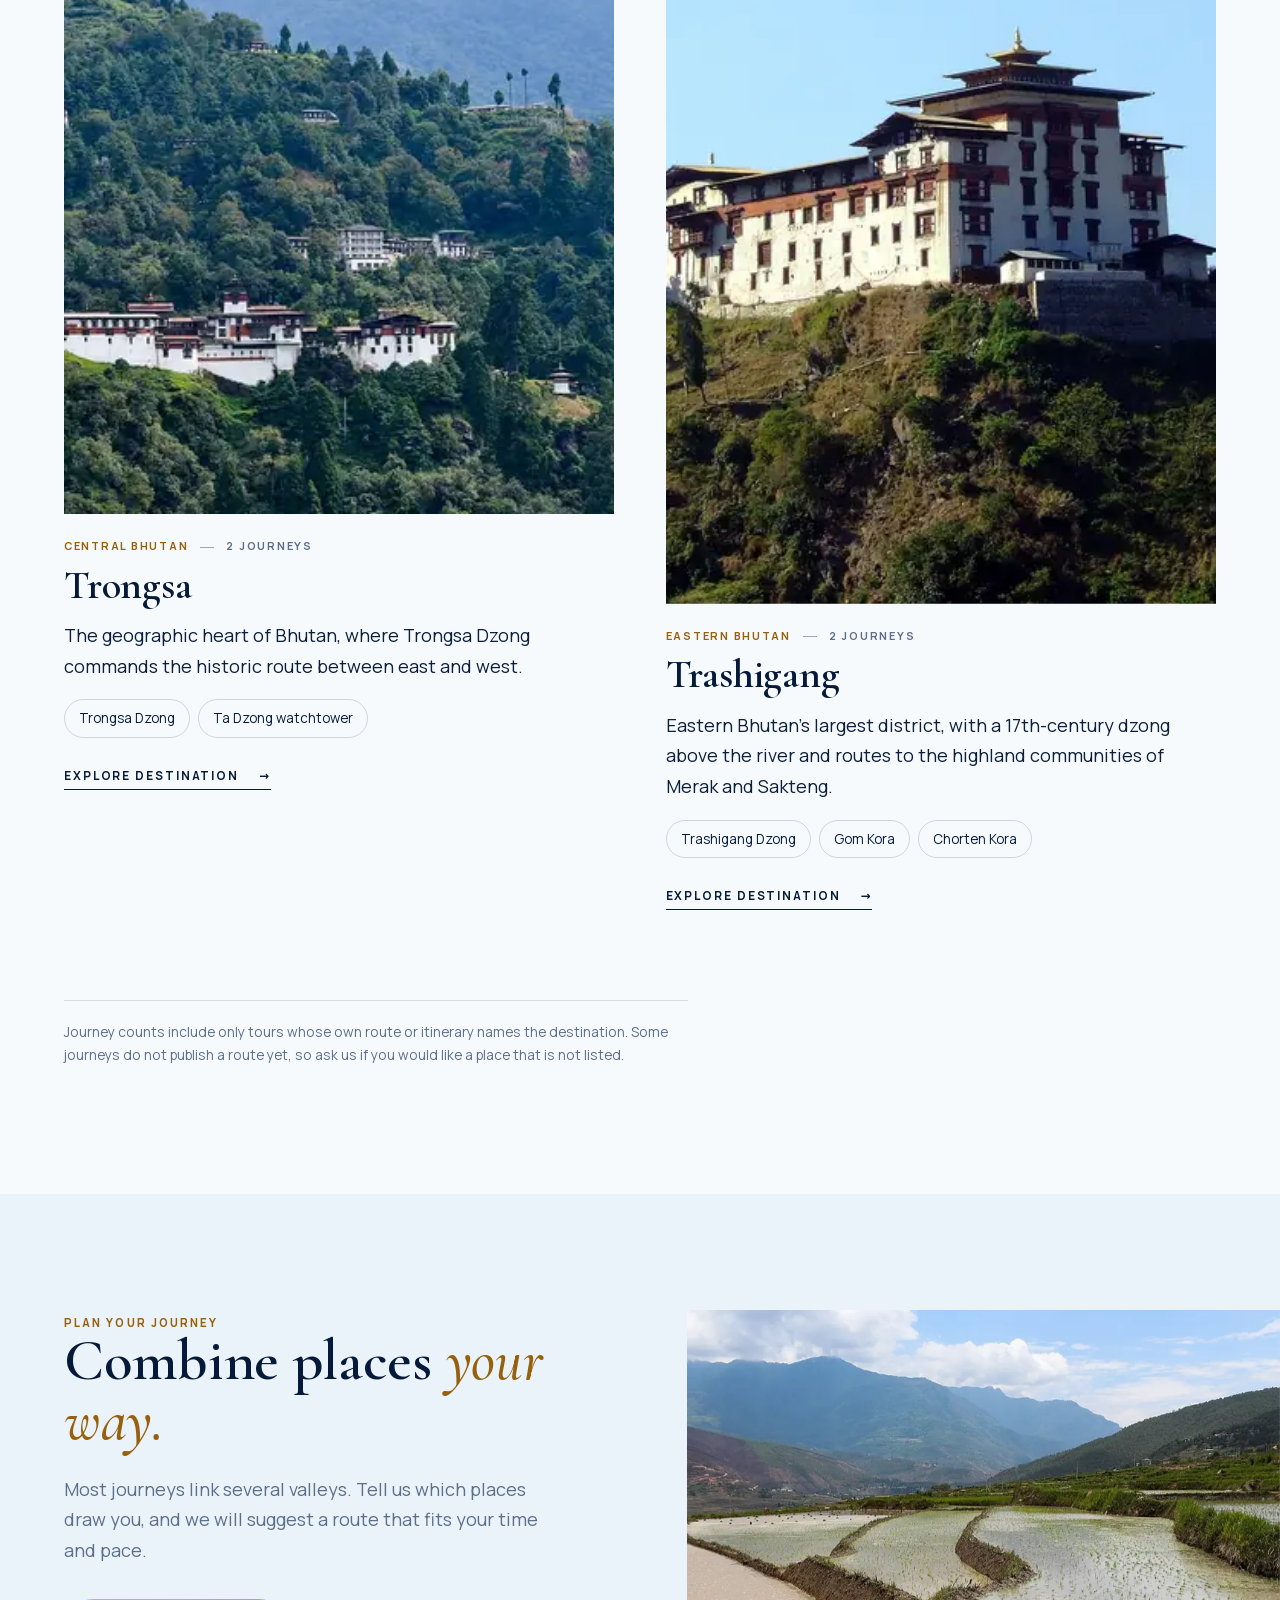
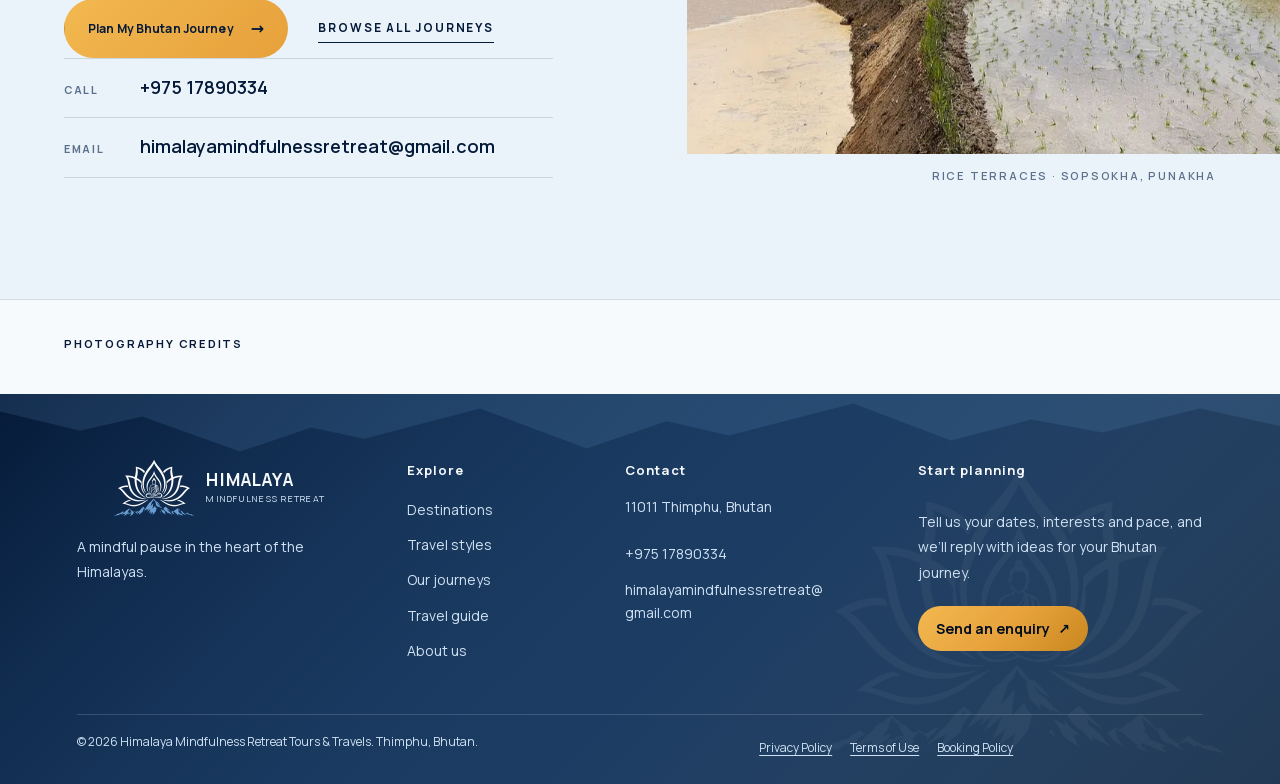
<file: destinations.html>
<!doctype html>
<html lang="en">
<head>
  <meta charset="utf-8">
  <meta name="viewport" content="width=device-width, initial-scale=1">
  <title>Bhutan destinations | Himalaya Mindfulness Retreat</title>
  <meta name="description" content="Explore Paro, Thimphu, Punakha, Phobjikha, Bumthang, Haa, Trongsa and Trashigang: their history, places to visit and the Bhutan journeys that go there.">
  <meta name="theme-color" content="#051A38">
  <!-- seo:start (root-relative URLs are made absolute by scripts/build.js) -->
  <link rel="canonical" href="/destinations.html">
  <meta property="og:type" content="website">
  <meta property="og:site_name" content="Himalaya Mindfulness Retreat">
  <meta property="og:title" content="Bhutan destinations | Himalaya Mindfulness Retreat">
  <meta property="og:description" content="Explore Paro, Thimphu, Punakha, Phobjikha, Bumthang, Haa, Trongsa and Trashigang: their history, places to visit and the Bhutan journeys that go there.">
  <meta property="og:url" content="/destinations.html">
  <meta property="og:image" content="/Image/og/og-default.jpg">
  <meta property="og:image:width" content="1200">
  <meta property="og:image:height" content="630">
  <meta property="og:image:alt" content="Himalaya Mindfulness Retreat logo with the line: Bhutan journeys, planned in Thimphu">
  <meta name="twitter:card" content="summary_large_image">
  <!-- seo:end -->
  <link rel="icon" href="favicon.ico" sizes="48x48">
  <link rel="icon" type="image/png" sizes="192x192" href="Image/Logo/icon-192.png">
  <link rel="apple-touch-icon" href="Image/Logo/apple-touch-icon.png">
  <link rel="manifest" href="site.webmanifest">
  <link rel="preload" href="fonts/manrope-latin.woff2" as="font" type="font/woff2" crossorigin>
  <link rel="preload" href="fonts/cormorant-latin.woff2" as="font" type="font/woff2" crossorigin>
  <link rel="stylesheet" href="fonts/fonts.css">
  <link rel="stylesheet" href="tokens.css">
  <link rel="stylesheet" href="styles.css">
  <link rel="stylesheet" href="theme.css">
  <link rel="stylesheet" href="journeys.css">
  <link rel="stylesheet" href="discover.css">
  <script defer src="tours-data.js"></script>
  <script defer src="hmr-data.js"></script>
  <script defer src="packages.js"></script>
  <script defer src="journeys.js"></script>
  <script defer src="discover.js"></script>
  <script defer src="site.js"></script>
</head>
<body class="journeys-page discover-page destinations-page">
<a class="skip-link" href="#main">Skip to content</a>
<div id="site-header"></div>
<main id="main"><noscript><div class="noscript-note"><p class="noscript-brand">Himalaya Mindfulness Retreat · Thimphu, Bhutan</p><p>This page needs JavaScript to show its content. You can still reach our team at <a href="mailto:himalayamindfulnessretreat@gmail.com">himalayamindfulnessretreat@gmail.com</a> or <a href="tel:+97517890334">+975 17890334</a>.</p><p><a href="index.html">Home</a> · <a href="packages.html">Journeys</a> · <a href="destinations.html">Destinations</a> · <a href="travel-info.html">Travel guide</a> · <a href="contact.html">Contact</a></p></div></noscript></main>
<div id="site-footer"></div>
<a class="whatsapp" href="https://wa.me/97517890304" target="_blank" rel="noopener"><svg viewBox="0 0 24 24" aria-hidden="true"><path d="M19.05 4.91A9.82 9.82 0 0 0 12.04 2C6.58 2 2.13 6.45 2.13 11.91c0 1.75.46 3.45 1.32 4.95L2 22l5.25-1.38a9.9 9.9 0 0 0 4.79 1.22h.01c5.46 0 9.91-4.45 9.91-9.91 0-2.65-1.03-5.14-2.91-7.02zm-7.01 15.24h-.01a8.2 8.2 0 0 1-4.18-1.15l-.3-.18-3.12.82.83-3.04-.2-.31a8.18 8.18 0 0 1-1.26-4.38c0-4.54 3.7-8.23 8.24-8.23 2.2 0 4.27.86 5.82 2.42a8.18 8.18 0 0 1 2.41 5.83c0 4.54-3.7 8.22-8.23 8.22zm4.52-6.16c-.25-.12-1.47-.72-1.69-.81-.23-.08-.39-.12-.56.12-.17.25-.64.81-.78.97-.14.17-.29.19-.54.06-.25-.12-1.05-.39-2-1.23-.74-.66-1.23-1.47-1.38-1.72-.14-.25-.02-.38.11-.51.11-.11.25-.29.37-.43.12-.14.17-.25.25-.41.08-.17.04-.31-.02-.43-.06-.12-.56-1.34-.76-1.84-.2-.48-.41-.42-.56-.43h-.48c-.17 0-.43.06-.66.31-.22.25-.86.85-.86 2.07 0 1.22.89 2.4 1.01 2.56.12.17 1.75 2.67 4.23 3.74.59.26 1.05.41 1.41.52.59.19 1.13.16 1.56.1.48-.07 1.47-.6 1.67-1.18.21-.58.21-1.07.14-1.18-.06-.11-.22-.17-.47-.29z"/></svg><span class="sr-only">WhatsApp +975 17890304 (opens in a new tab)</span></a>
</body>
</html>
</file>
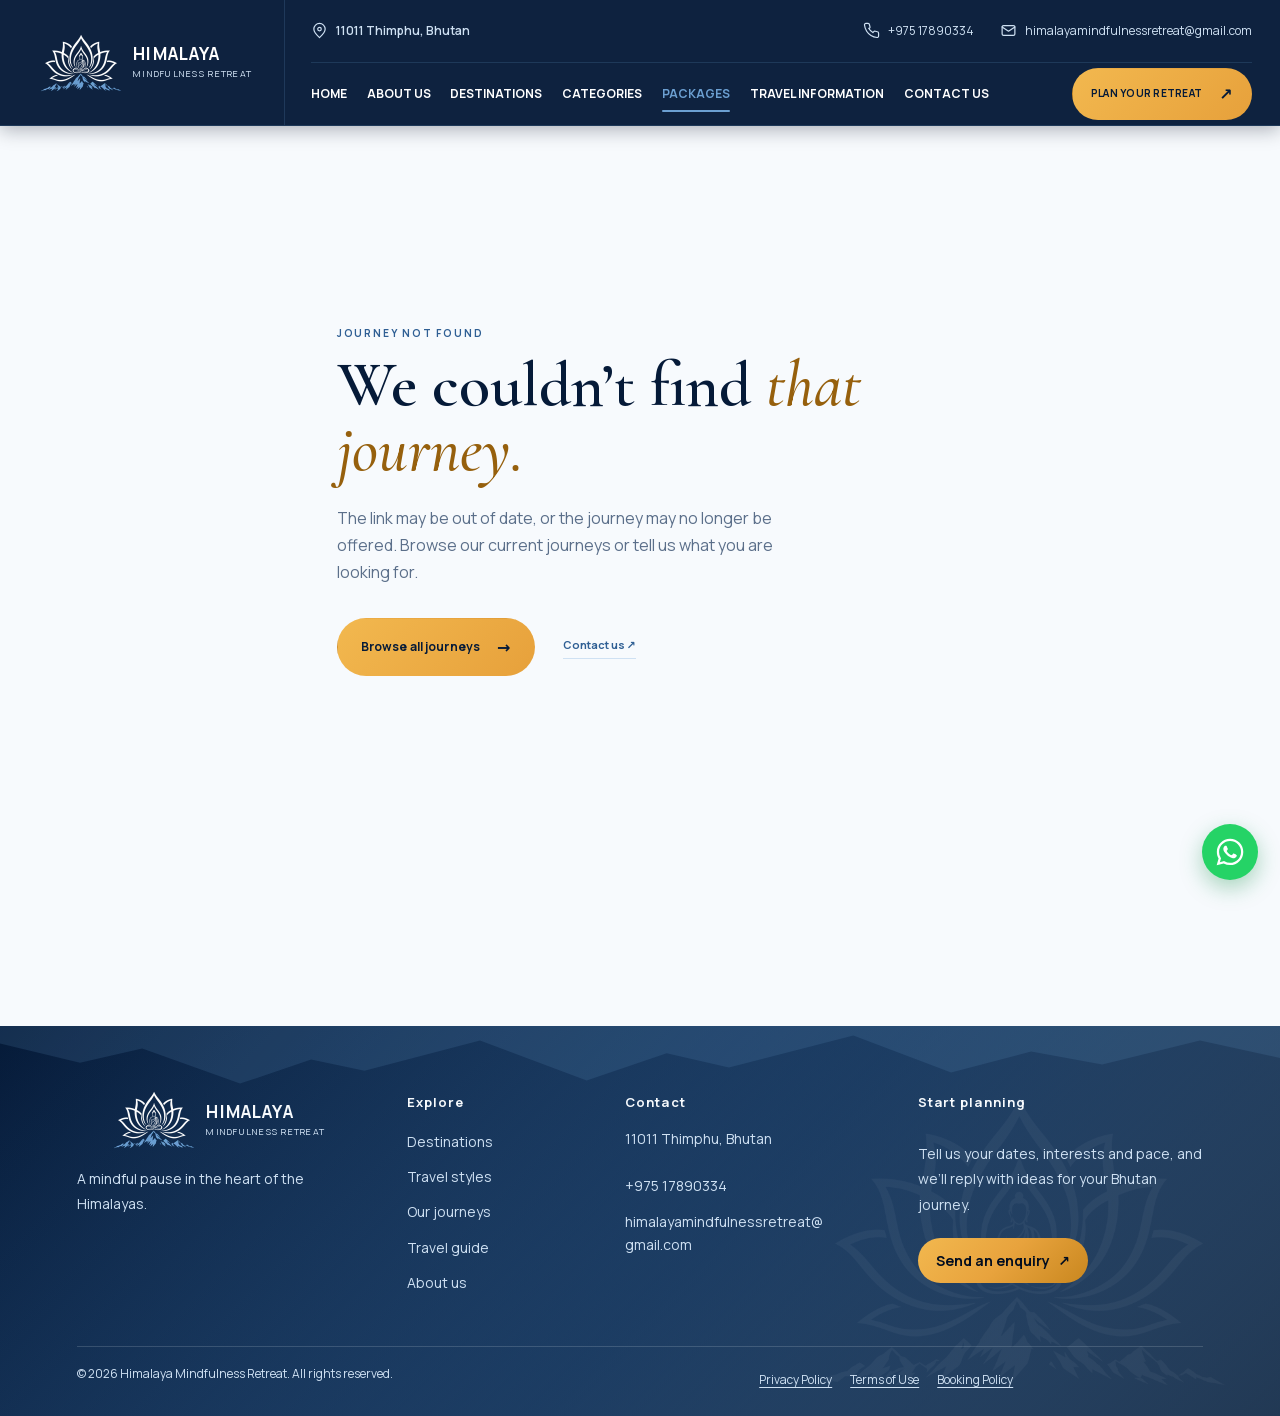
<file: package-detail.html>
<!doctype html>
<html lang="en">
<head>
  <meta charset="utf-8">
  <meta name="viewport" content="width=device-width, initial-scale=1">
  <title>Bhutan Tour Details | Himalaya Mindfulness Retreat</title>
  <meta name="description" content="Explore a Bhutan journey by Himalaya Mindfulness Retreat: the route, the published itinerary days, inclusions and seasons, then request a tailored quote.">
  <meta name="theme-color" content="#051A38">
  <!-- seo:start (root-relative URLs are made absolute by scripts/build.js) -->
  <link rel="canonical" href="/package-detail.html">
  <meta property="og:type" content="website">
  <meta property="og:site_name" content="Himalaya Mindfulness Retreat">
  <meta property="og:title" content="Bhutan Tour Details | Himalaya Mindfulness Retreat">
  <meta property="og:description" content="Explore a Bhutan journey by Himalaya Mindfulness Retreat: the route, the published itinerary days, inclusions and seasons, then request a tailored quote.">
  <meta property="og:url" content="/package-detail.html">
  <meta property="og:image" content="/Image/og/og-default.jpg">
  <meta property="og:image:width" content="1200">
  <meta property="og:image:height" content="630">
  <meta property="og:image:alt" content="Himalaya Mindfulness Retreat logo with the line: Bhutan journeys, planned in Thimphu">
  <meta name="twitter:card" content="summary_large_image">
  <!-- seo:end -->
  <link rel="icon" href="favicon.ico" sizes="48x48">
  <link rel="icon" type="image/png" sizes="192x192" href="Image/Logo/icon-192.png">
  <link rel="apple-touch-icon" href="Image/Logo/apple-touch-icon.png">
  <link rel="manifest" href="site.webmanifest">
  <link rel="preload" href="fonts/manrope-latin.woff2" as="font" type="font/woff2" crossorigin>
  <link rel="preload" href="fonts/cormorant-latin.woff2" as="font" type="font/woff2" crossorigin>
  <link rel="stylesheet" href="fonts/fonts.css">
  <link rel="stylesheet" href="tokens.css">
  <link rel="stylesheet" href="styles.css">
  <link rel="stylesheet" href="packages.css">
  <link rel="stylesheet" href="theme.css">
  <script defer src="tours-data.js"></script>
  <script defer src="hmr-data.js"></script>
  <script defer src="vendor/gsap/gsap.min.js"></script>
  <script defer src="vendor/gsap/ScrollTrigger.min.js"></script>
  <script defer src="vendor/gsap/Flip.min.js"></script>
  <script defer src="site.js"></script>
  <script defer src="packages.js"></script>
</head>
<body class="tours-page tour-detail-page">
<a class="skip-link" href="#main">Skip to content</a>
<div id="site-header"></div>
<main id="main" aria-busy="true"><noscript><div class="noscript-note"><p class="noscript-brand">Himalaya Mindfulness Retreat · Thimphu, Bhutan</p><p>This page needs JavaScript to show its content. You can still reach our team at <a href="mailto:himalayamindfulnessretreat@gmail.com">himalayamindfulnessretreat@gmail.com</a> or <a href="tel:+97517890334">+975 17890334</a>.</p><p><a href="index.html">Home</a> · <a href="packages.html">Journeys</a> · <a href="destinations.html">Destinations</a> · <a href="travel-info.html">Travel guide</a> · <a href="contact.html">Contact</a></p></div></noscript><div class="tour-skeleton" aria-hidden="true"></div></main>
<div id="site-footer"></div>
<a class="whatsapp" href="https://wa.me/97517890304" target="_blank" rel="noopener"><svg viewBox="0 0 24 24" aria-hidden="true"><path d="M19.05 4.91A9.82 9.82 0 0 0 12.04 2C6.58 2 2.13 6.45 2.13 11.91c0 1.75.46 3.45 1.32 4.95L2 22l5.25-1.38a9.9 9.9 0 0 0 4.79 1.22h.01c5.46 0 9.91-4.45 9.91-9.91 0-2.65-1.03-5.14-2.91-7.02zm-7.01 15.24h-.01a8.2 8.2 0 0 1-4.18-1.15l-.3-.18-3.12.82.83-3.04-.2-.31a8.18 8.18 0 0 1-1.26-4.38c0-4.54 3.7-8.23 8.24-8.23 2.2 0 4.27.86 5.82 2.42a8.18 8.18 0 0 1 2.41 5.83c0 4.54-3.7 8.22-8.23 8.22zm4.52-6.16c-.25-.12-1.47-.72-1.69-.81-.23-.08-.39-.12-.56.12-.17.25-.64.81-.78.97-.14.17-.29.19-.54.06-.25-.12-1.05-.39-2-1.23-.74-.66-1.23-1.47-1.38-1.72-.14-.25-.02-.38.11-.51.11-.11.25-.29.37-.43.12-.14.17-.25.25-.41.08-.17.04-.31-.02-.43-.06-.12-.56-1.34-.76-1.84-.2-.48-.41-.42-.56-.43h-.48c-.17 0-.43.06-.66.31-.22.25-.86.85-.86 2.07 0 1.22.89 2.4 1.01 2.56.12.17 1.75 2.67 4.23 3.74.59.26 1.05.41 1.41.52.59.19 1.13.16 1.56.1.48-.07 1.47-.6 1.67-1.18.21-.58.21-1.07.14-1.18-.06-.11-.22-.17-.47-.29z"/></svg><span class="sr-only">WhatsApp +975 17890304 (opens in a new tab)</span></a>
</body>
</html>
</file>
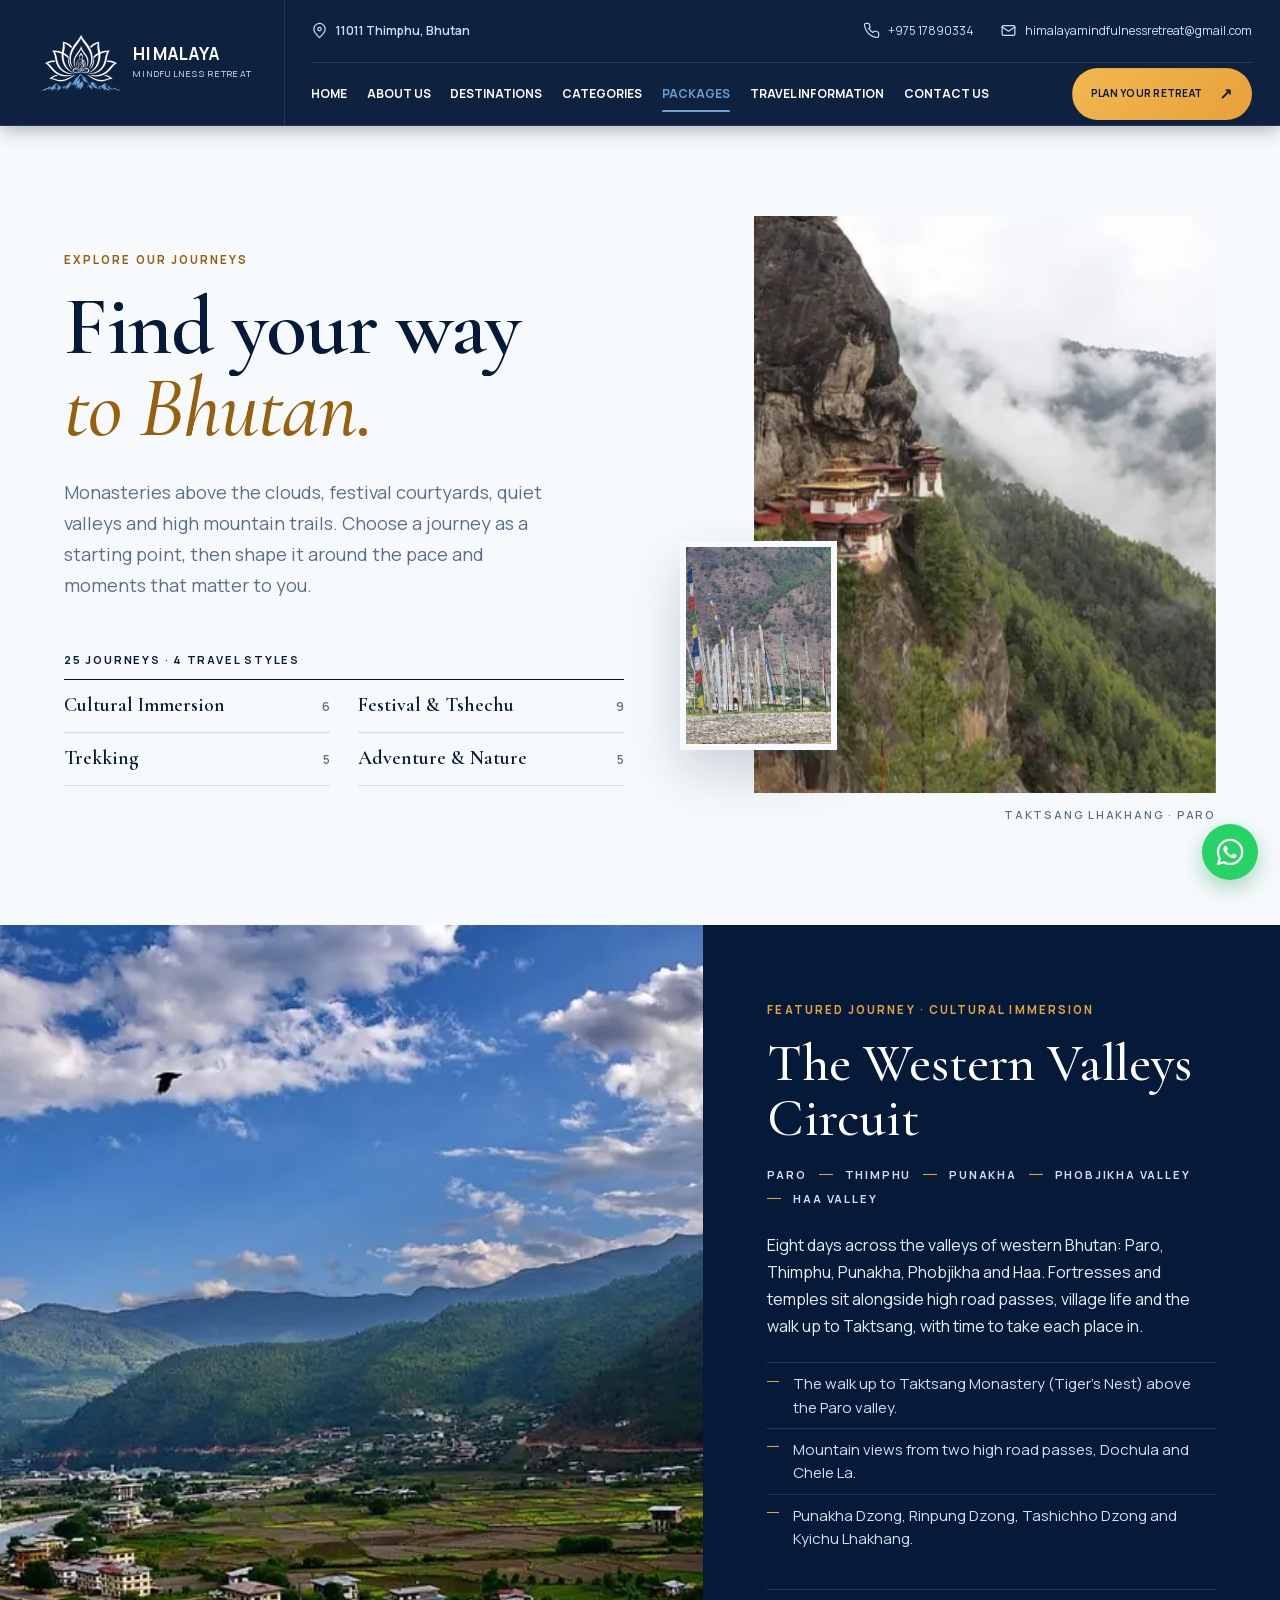
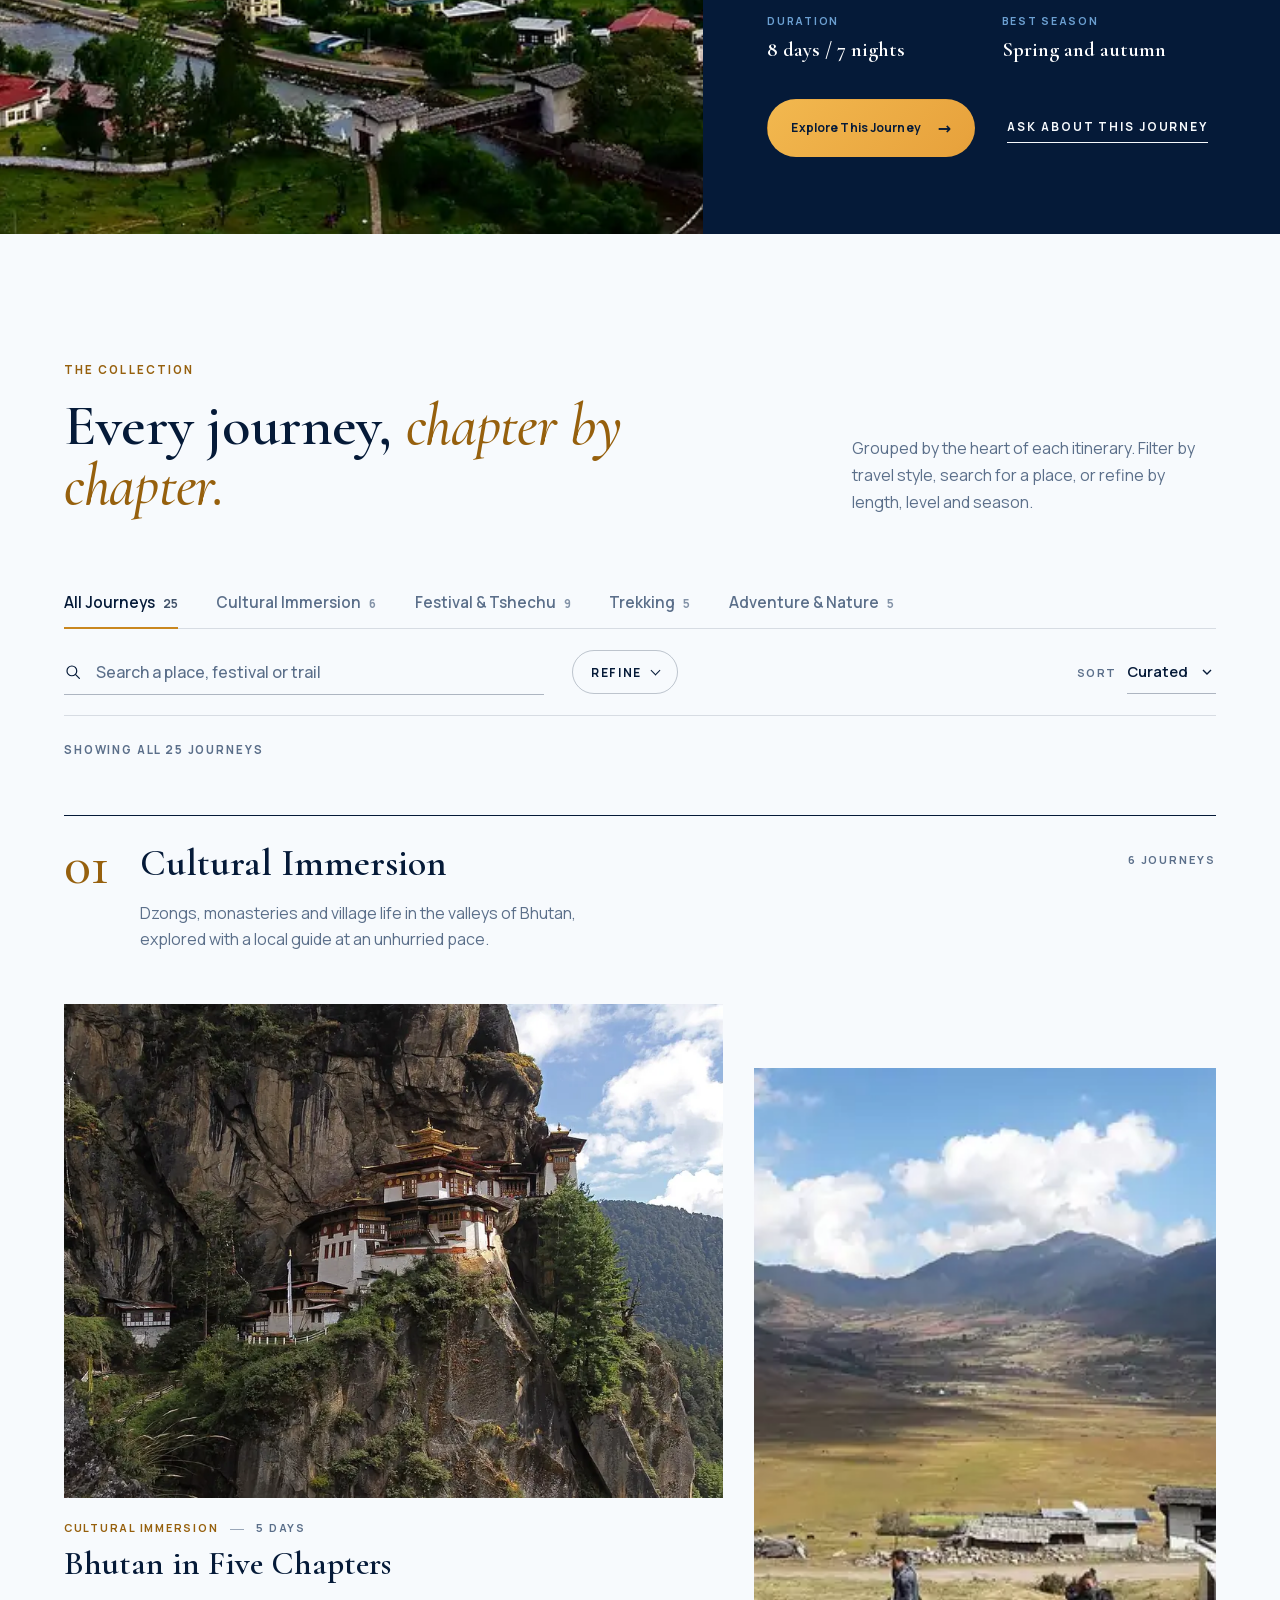
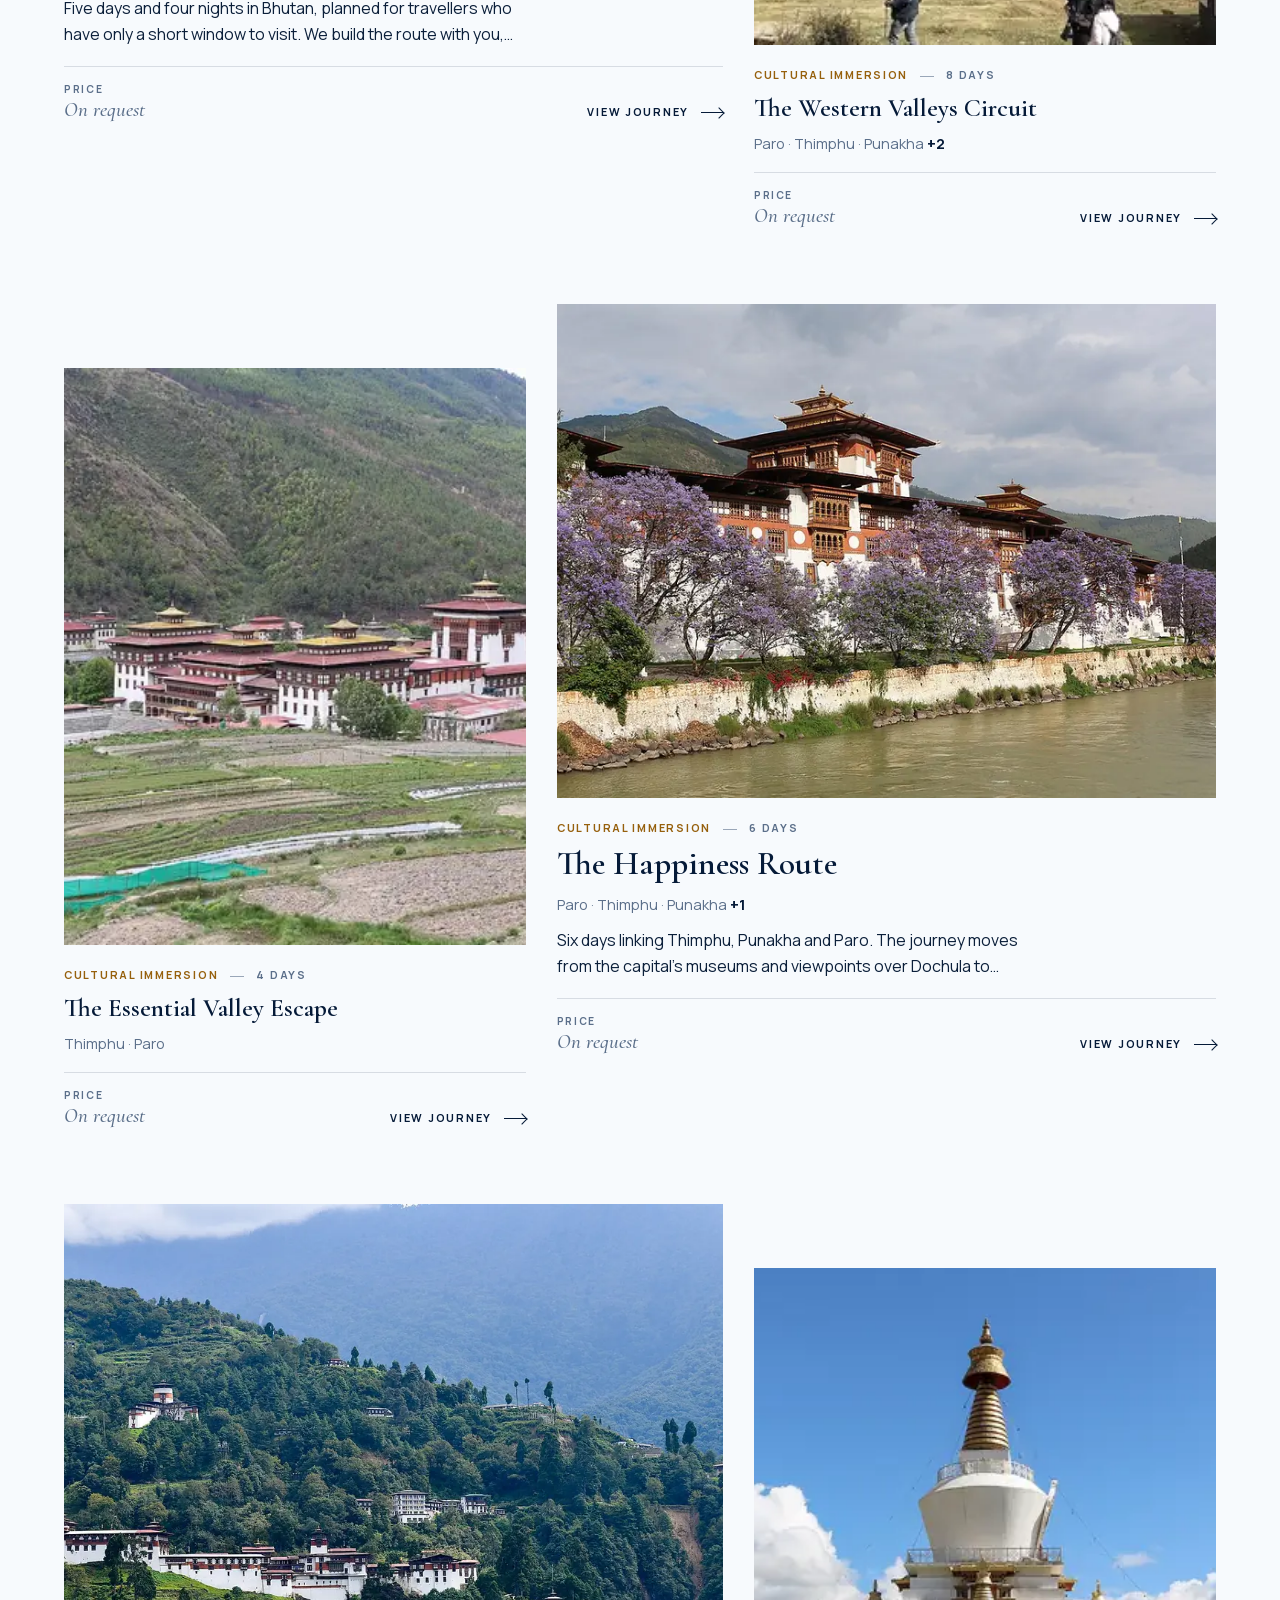
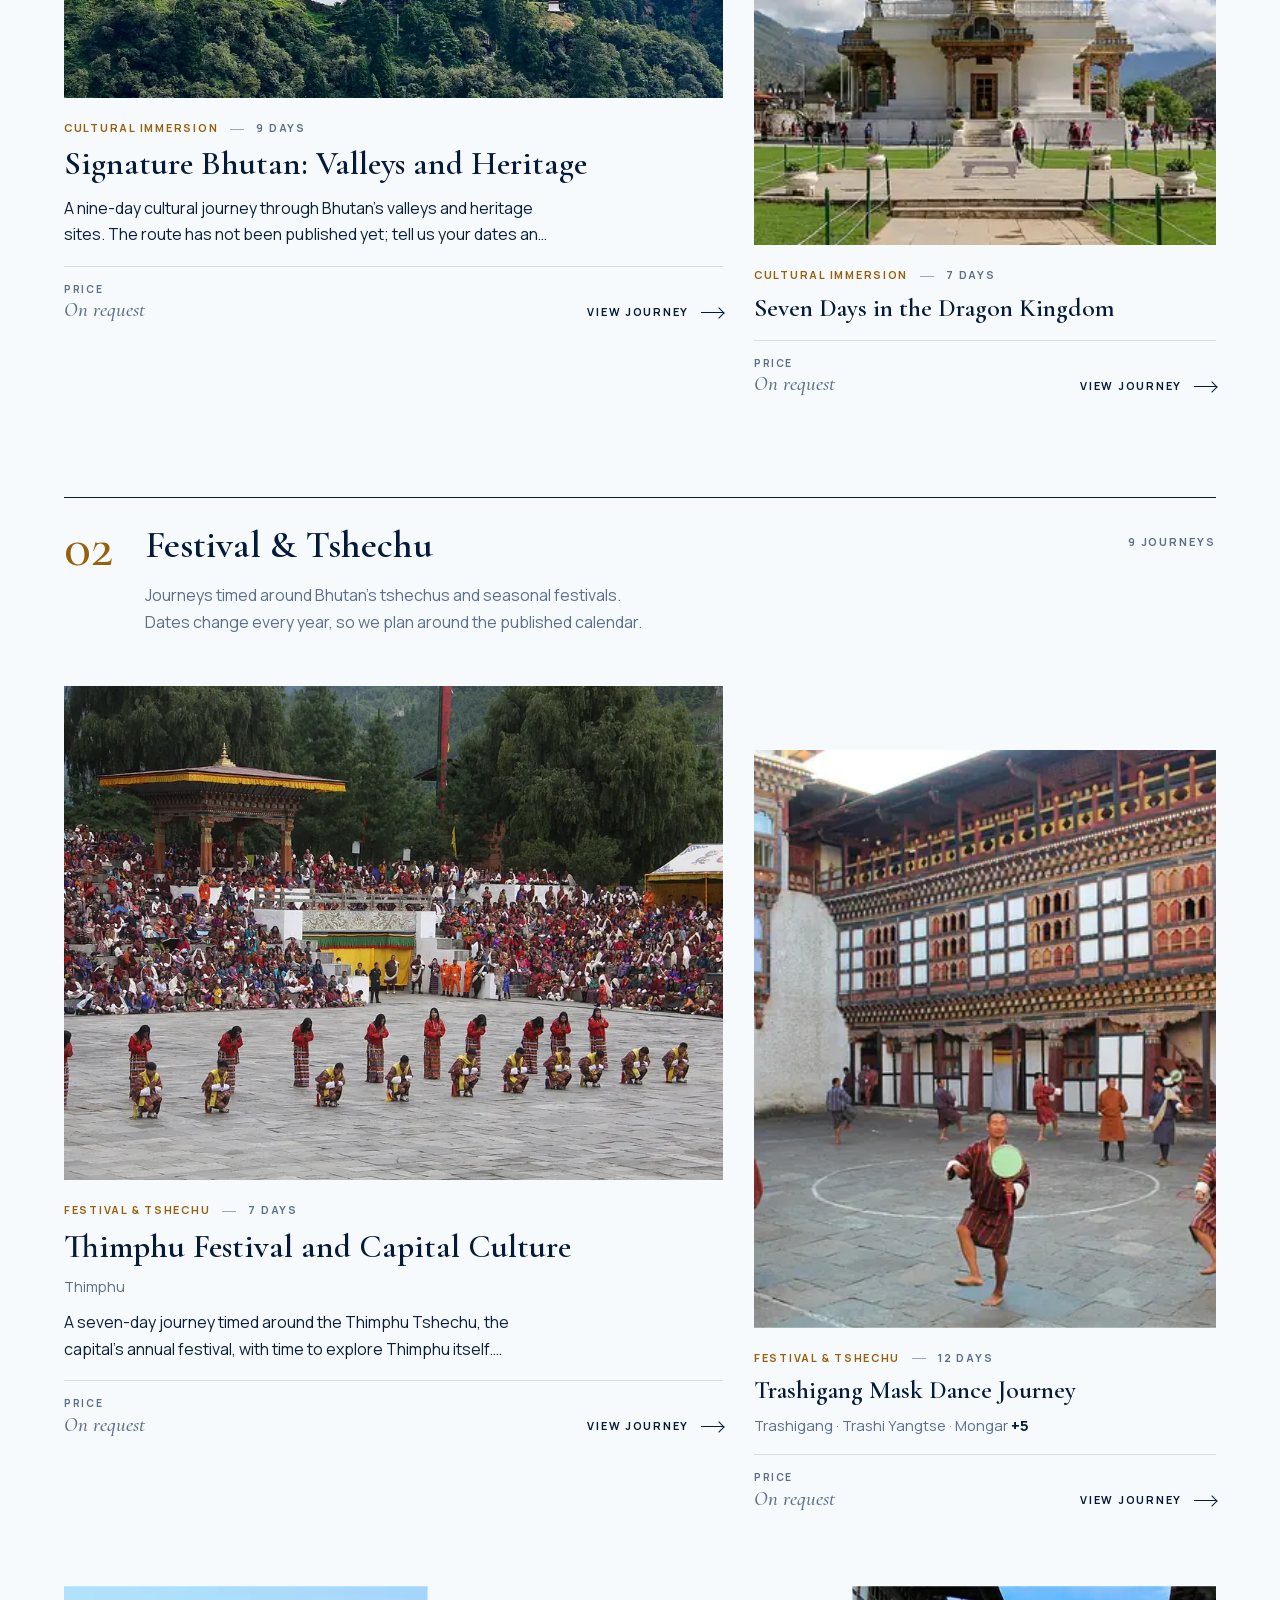
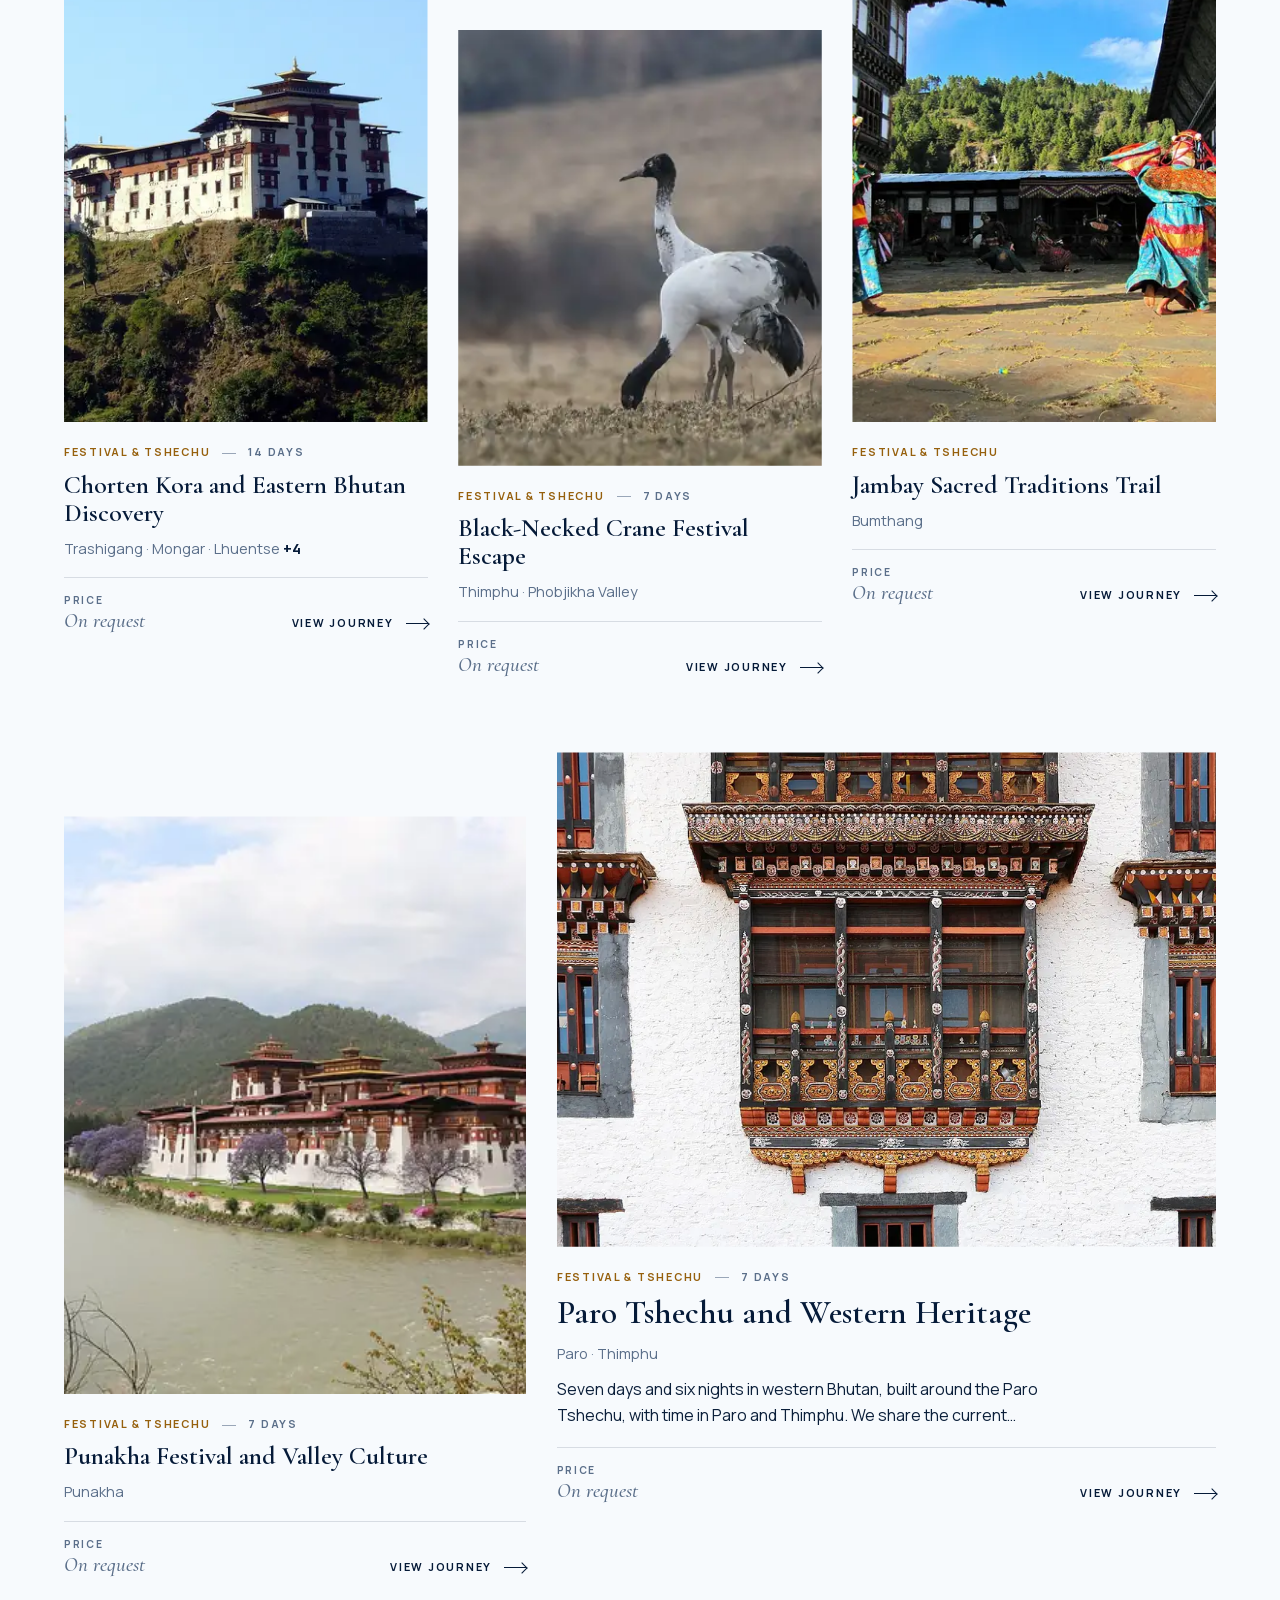
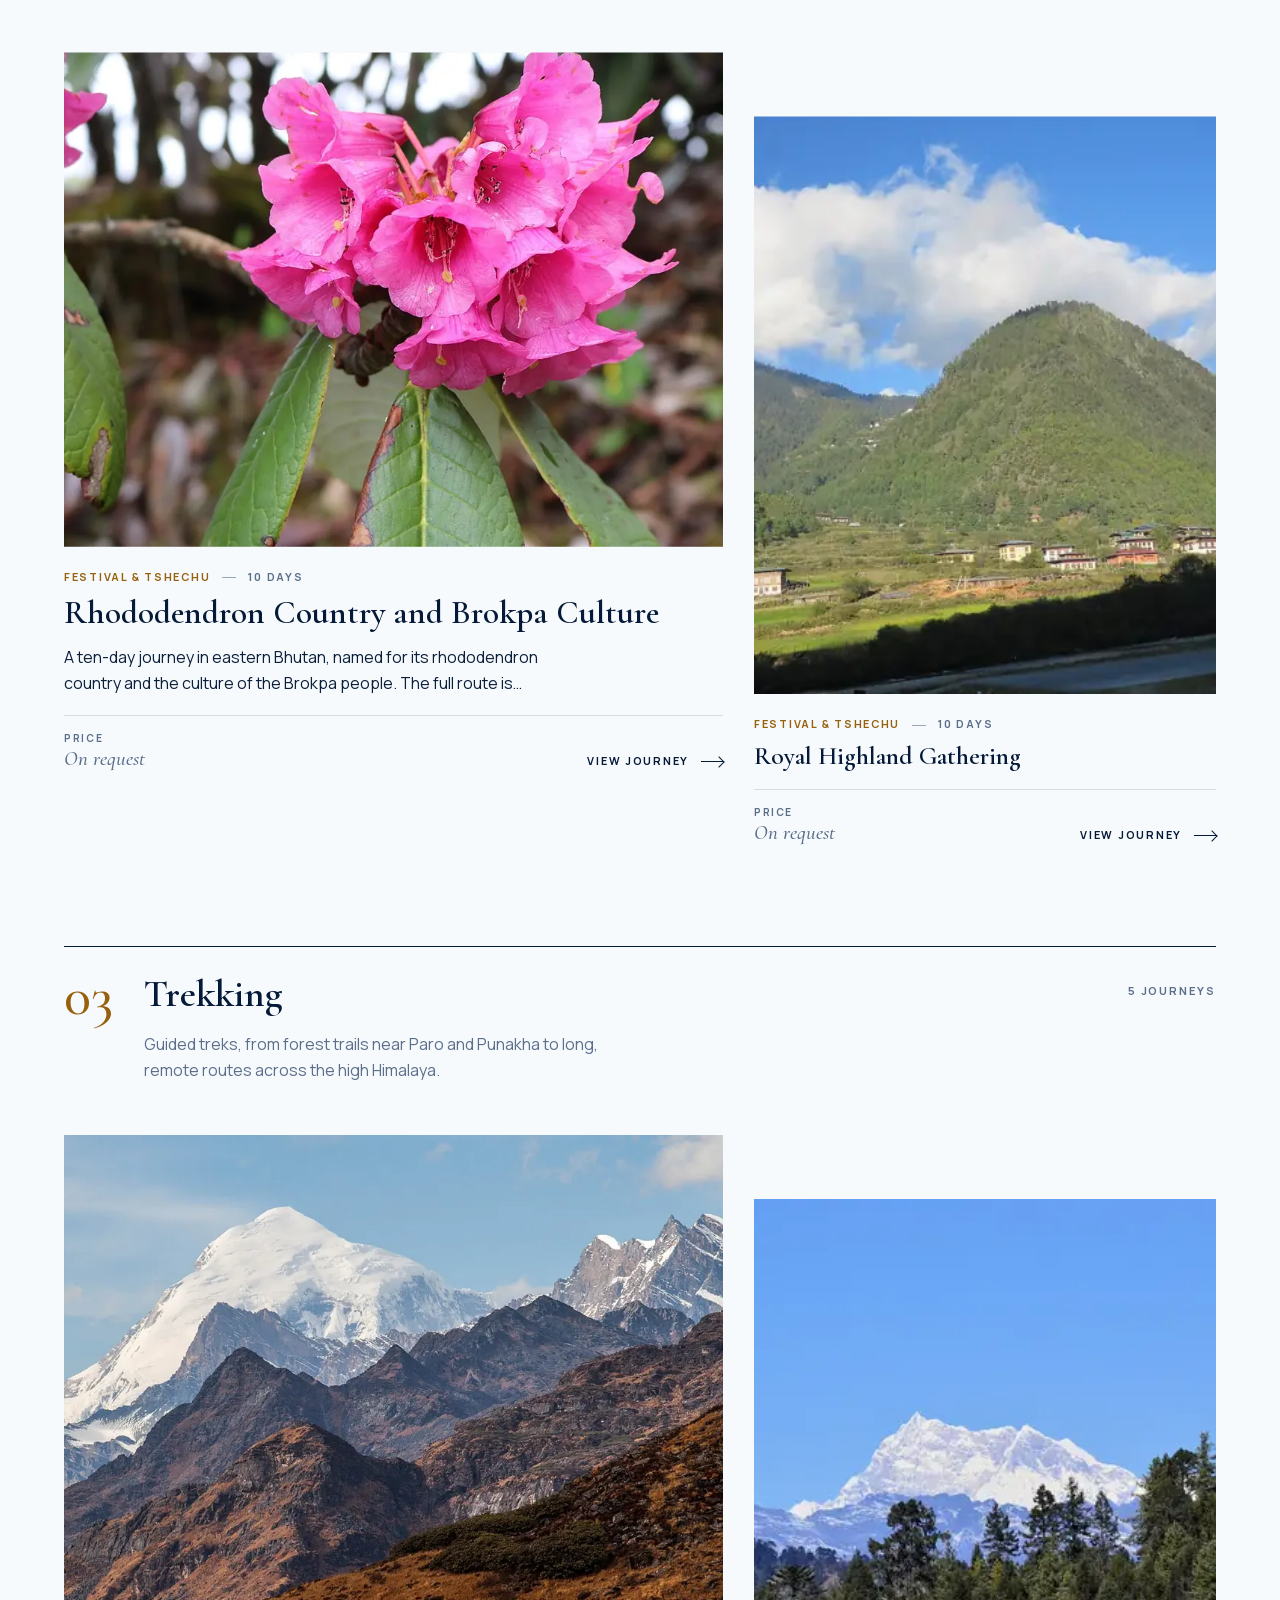
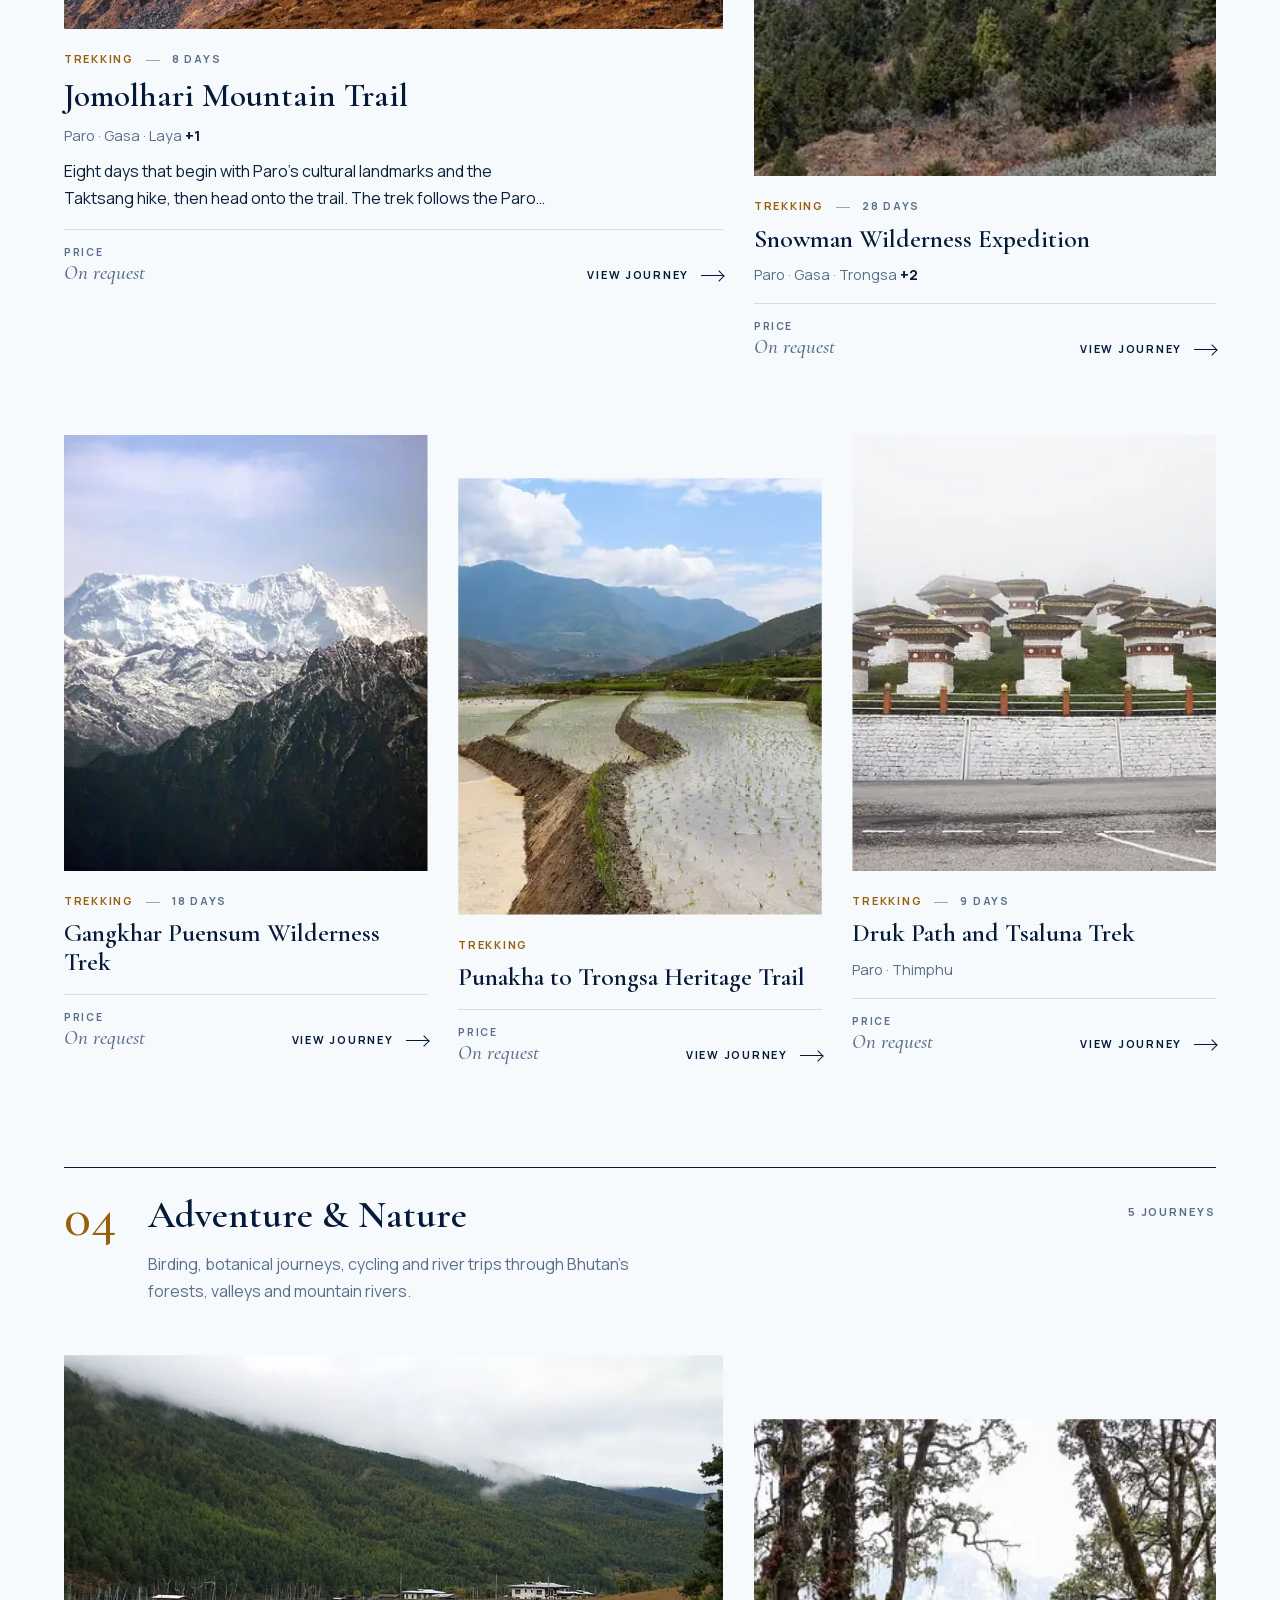
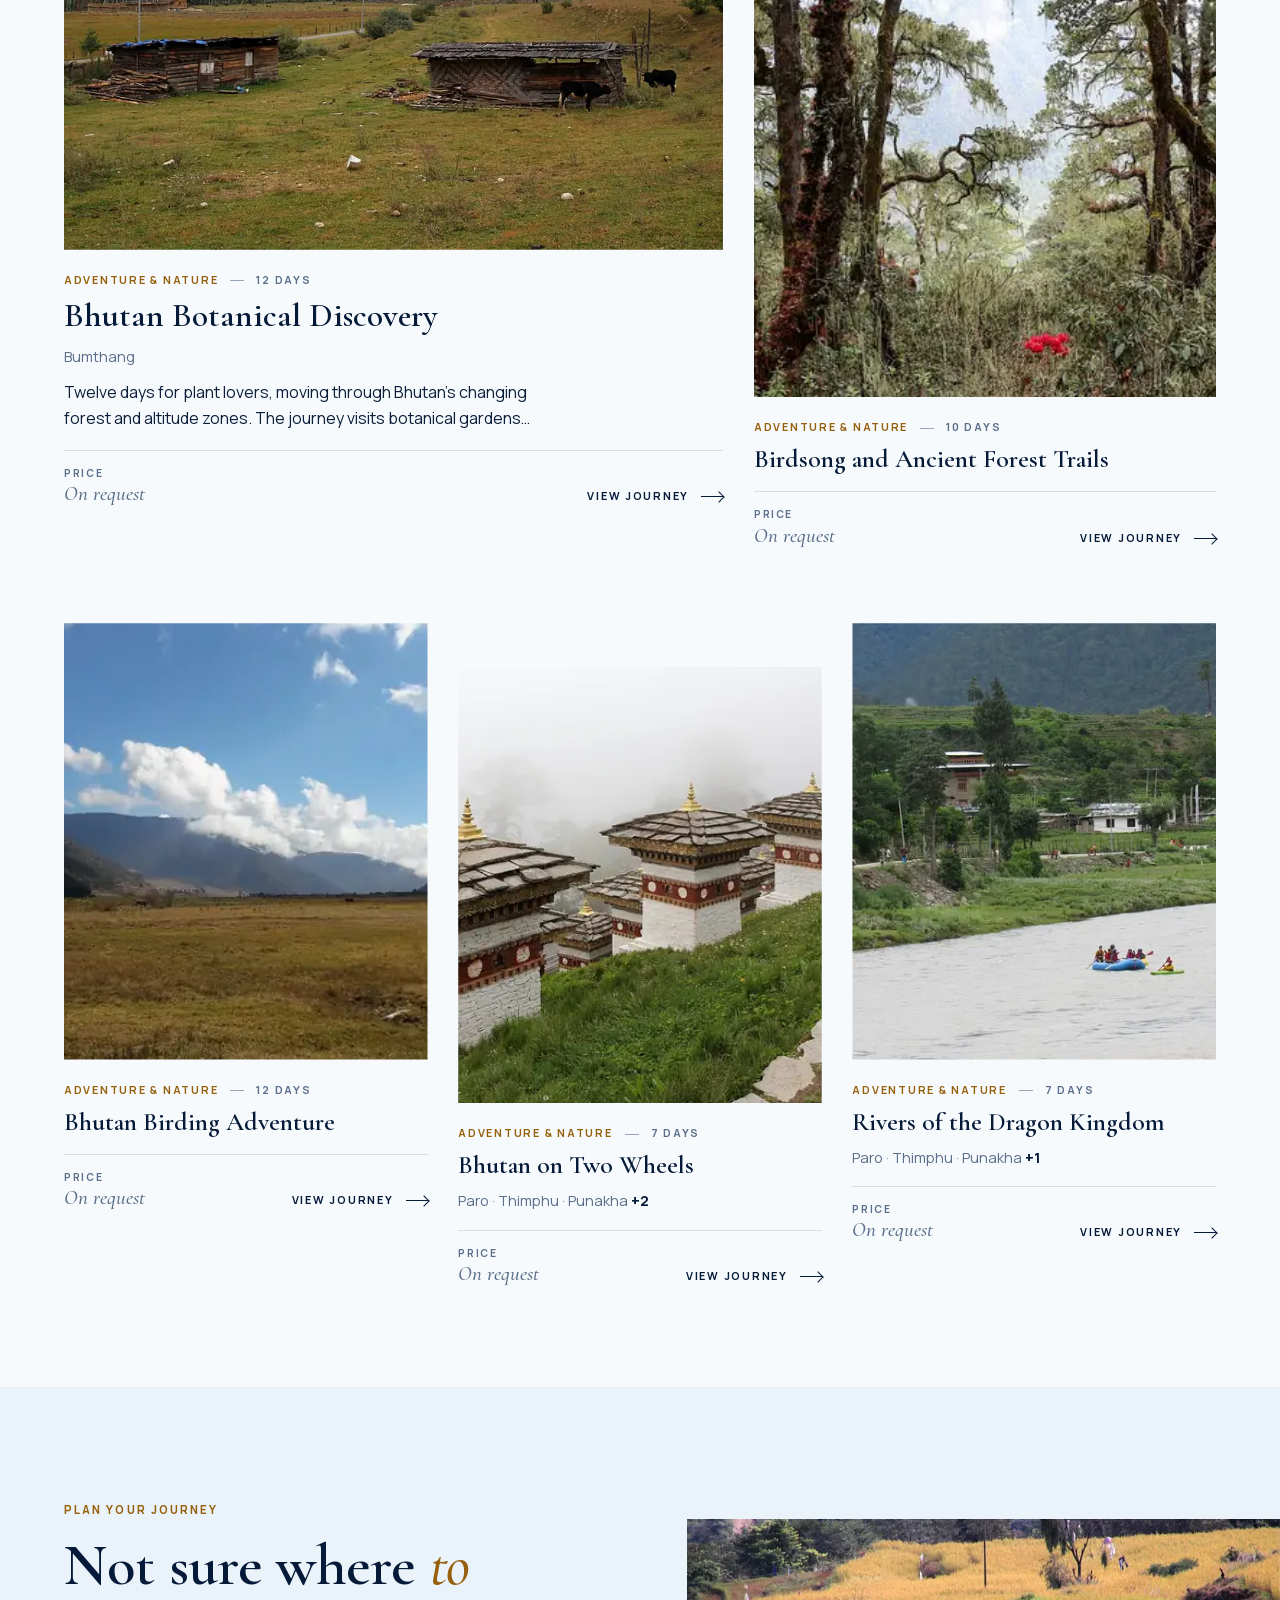
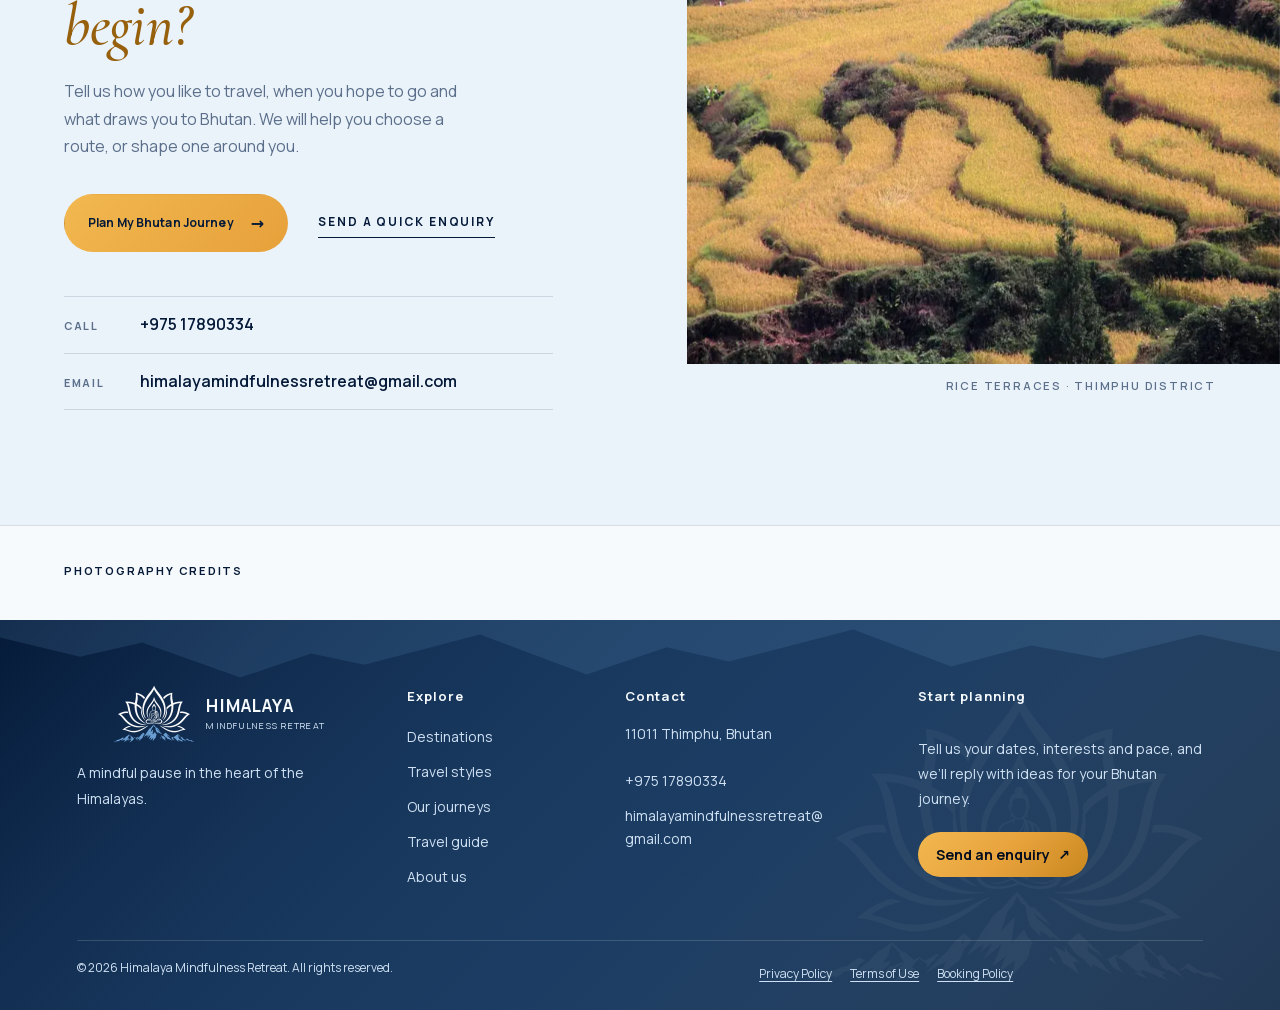
<file: packages.html>
<!doctype html>
<html lang="en">
<head>
  <meta charset="utf-8">
  <meta name="viewport" content="width=device-width, initial-scale=1">
  <title>Bhutan tour packages | Himalaya Mindfulness Retreat</title>
  <meta name="description" content="Bhutan journeys from Himalaya Mindfulness Retreat: cultural circuits, tshechu festivals, Himalayan treks and nature trips. Filter by style and request a quote.">
  <meta name="theme-color" content="#051A38">
  <!-- seo:start (root-relative URLs are made absolute by scripts/build.js) -->
  <link rel="canonical" href="/packages.html">
  <meta property="og:type" content="website">
  <meta property="og:site_name" content="Himalaya Mindfulness Retreat">
  <meta property="og:title" content="Bhutan tour packages | Himalaya Mindfulness Retreat">
  <meta property="og:description" content="Bhutan journeys from Himalaya Mindfulness Retreat: cultural circuits, tshechu festivals, Himalayan treks and nature trips. Filter by style and request a quote.">
  <meta property="og:url" content="/packages.html">
  <meta property="og:image" content="/Image/og/og-default.jpg">
  <meta property="og:image:width" content="1200">
  <meta property="og:image:height" content="630">
  <meta property="og:image:alt" content="Himalaya Mindfulness Retreat logo with the line: Bhutan journeys, planned in Thimphu">
  <meta name="twitter:card" content="summary_large_image">
  <!-- seo:end -->
  <link rel="icon" href="favicon.ico" sizes="48x48">
  <link rel="icon" type="image/png" sizes="192x192" href="Image/Logo/icon-192.png">
  <link rel="apple-touch-icon" href="Image/Logo/apple-touch-icon.png">
  <link rel="manifest" href="site.webmanifest">
  <link rel="preload" href="fonts/manrope-latin.woff2" as="font" type="font/woff2" crossorigin>
  <link rel="preload" href="fonts/cormorant-latin.woff2" as="font" type="font/woff2" crossorigin>
  <link rel="preload" as="image" href="Image/home/hero-1000.webp" imagesrcset="Image/home/hero-600.webp 600w, Image/home/hero-1000.webp 1000w, Image/home/hero-1600.webp 1600w" imagesizes="(min-width: 1101px) 42vw, (min-width: 761px) 46vw, 100vw" fetchpriority="high">
  <link rel="stylesheet" href="fonts/fonts.css">
  <link rel="stylesheet" href="tokens.css">
  <link rel="stylesheet" href="styles.css">
  <link rel="stylesheet" href="packages.css">
  <link rel="stylesheet" href="theme.css">
  <link rel="stylesheet" href="journeys.css">
  <script defer src="tours-data.js"></script>
  <script defer src="hmr-data.js"></script>
  <script defer src="site.js"></script>
  <script defer src="journeys.js"></script>
  <script defer src="packages.js"></script>
</head>
<body class="tours-page journeys-page">
<a class="skip-link" href="#main">Skip to content</a>
<div id="site-header"></div>
<main id="main" aria-busy="true"><noscript><div class="noscript-note"><p class="noscript-brand">Himalaya Mindfulness Retreat · Thimphu, Bhutan</p><p>This page needs JavaScript to show its content. You can still reach our team at <a href="mailto:himalayamindfulnessretreat@gmail.com">himalayamindfulnessretreat@gmail.com</a> or <a href="tel:+97517890334">+975 17890334</a>.</p><p><a href="index.html">Home</a> · <a href="packages.html">Journeys</a> · <a href="destinations.html">Destinations</a> · <a href="travel-info.html">Travel guide</a> · <a href="contact.html">Contact</a></p></div></noscript><div class="tour-skeleton" aria-hidden="true"></div></main>
<div id="site-footer"></div>
<a class="whatsapp" href="https://wa.me/97517890304" target="_blank" rel="noopener"><svg viewBox="0 0 24 24" aria-hidden="true"><path d="M19.05 4.91A9.82 9.82 0 0 0 12.04 2C6.58 2 2.13 6.45 2.13 11.91c0 1.75.46 3.45 1.32 4.95L2 22l5.25-1.38a9.9 9.9 0 0 0 4.79 1.22h.01c5.46 0 9.91-4.45 9.91-9.91 0-2.65-1.03-5.14-2.91-7.02zm-7.01 15.24h-.01a8.2 8.2 0 0 1-4.18-1.15l-.3-.18-3.12.82.83-3.04-.2-.31a8.18 8.18 0 0 1-1.26-4.38c0-4.54 3.7-8.23 8.24-8.23 2.2 0 4.27.86 5.82 2.42a8.18 8.18 0 0 1 2.41 5.83c0 4.54-3.7 8.22-8.23 8.22zm4.52-6.16c-.25-.12-1.47-.72-1.69-.81-.23-.08-.39-.12-.56.12-.17.25-.64.81-.78.97-.14.17-.29.19-.54.06-.25-.12-1.05-.39-2-1.23-.74-.66-1.23-1.47-1.38-1.72-.14-.25-.02-.38.11-.51.11-.11.25-.29.37-.43.12-.14.17-.25.25-.41.08-.17.04-.31-.02-.43-.06-.12-.56-1.34-.76-1.84-.2-.48-.41-.42-.56-.43h-.48c-.17 0-.43.06-.66.31-.22.25-.86.85-.86 2.07 0 1.22.89 2.4 1.01 2.56.12.17 1.75 2.67 4.23 3.74.59.26 1.05.41 1.41.52.59.19 1.13.16 1.56.1.48-.07 1.47-.6 1.67-1.18.21-.58.21-1.07.14-1.18-.06-.11-.22-.17-.47-.29z"/></svg><span class="sr-only">WhatsApp +975 17890304 (opens in a new tab)</span></a>
</body>
</html>
</file>
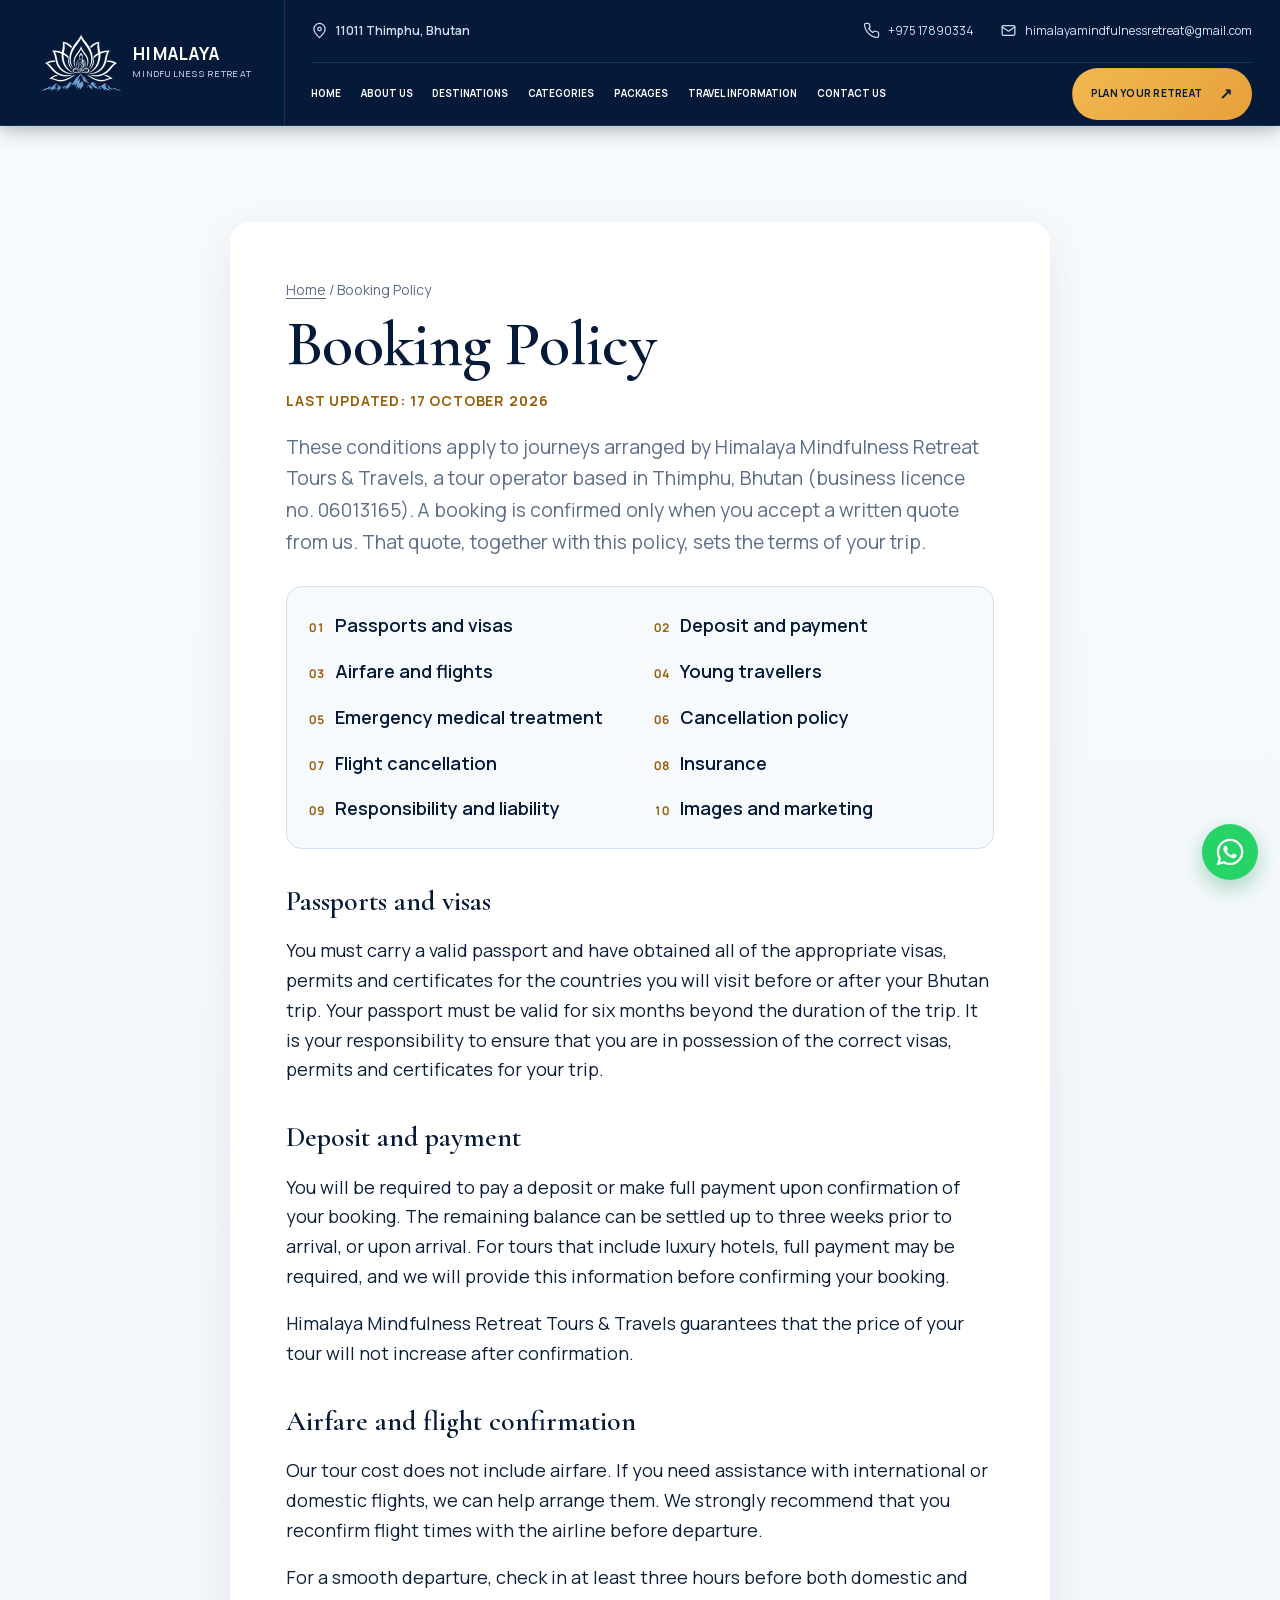
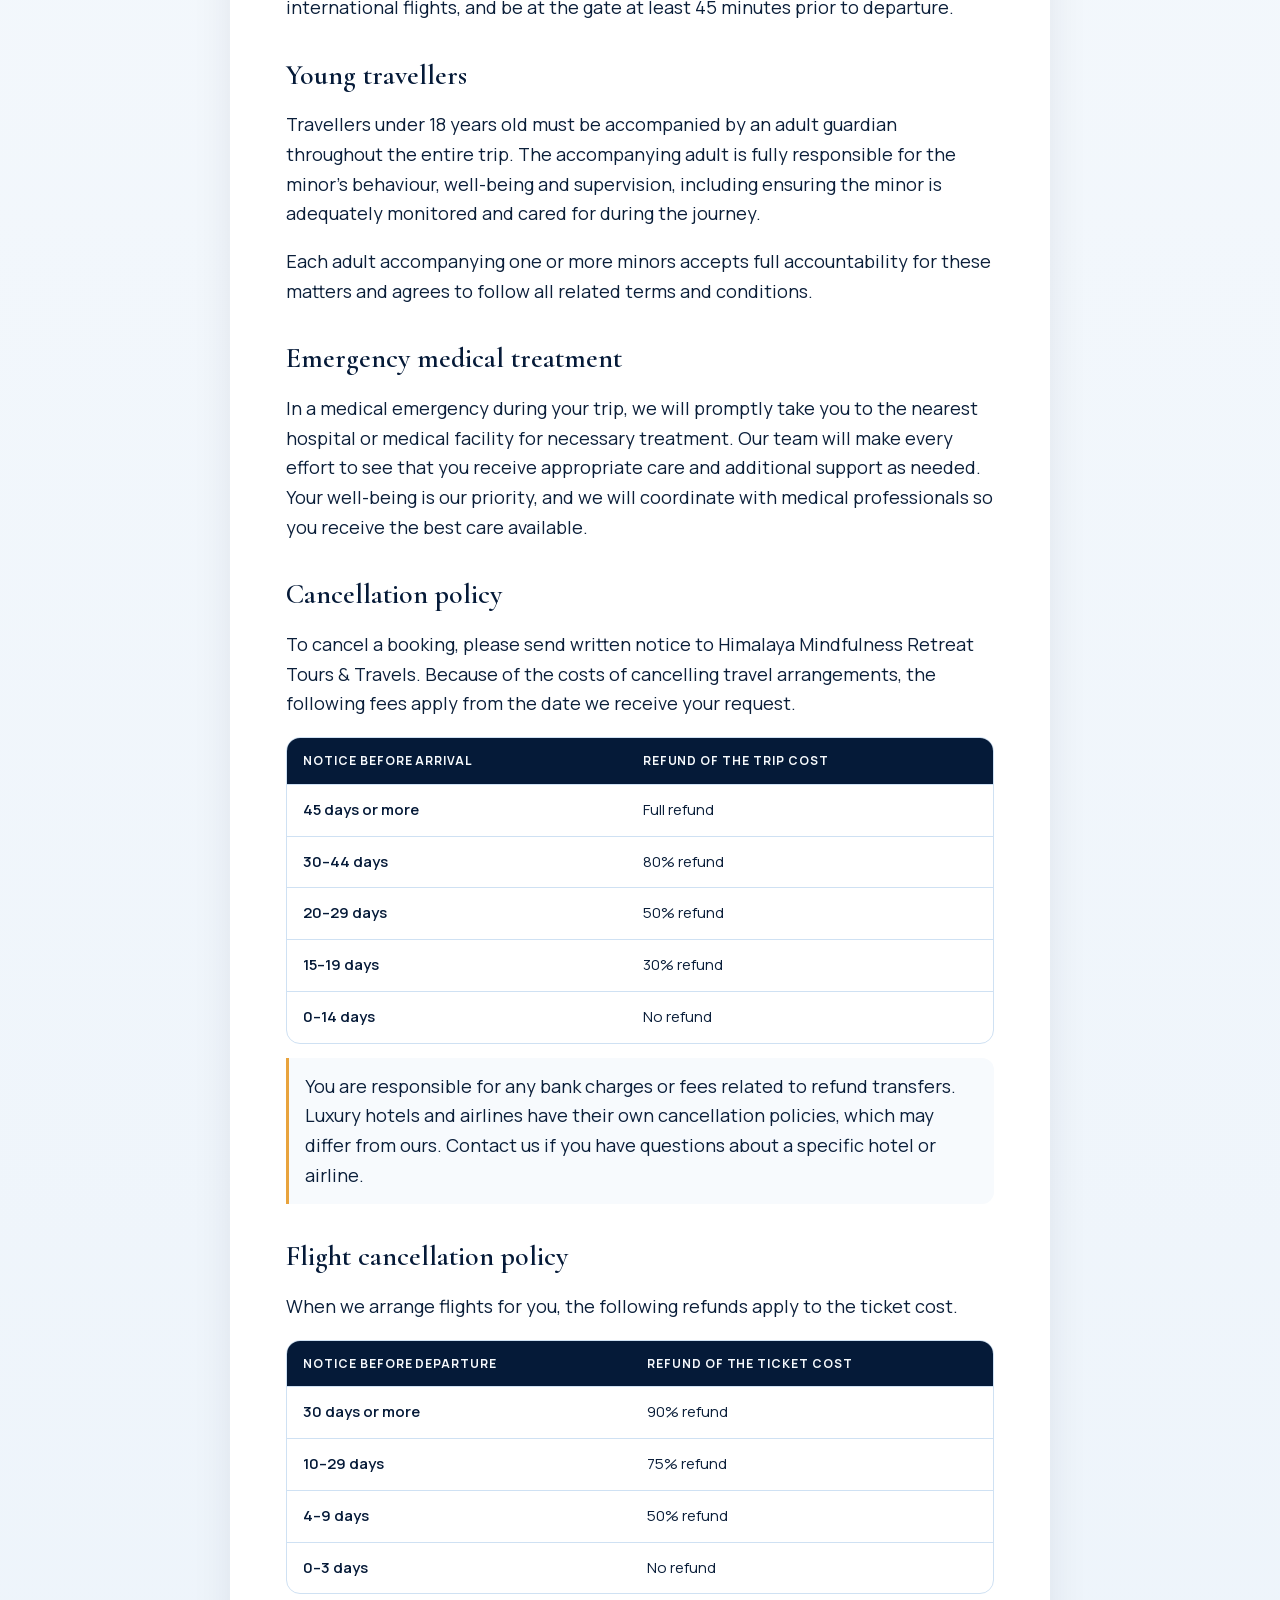
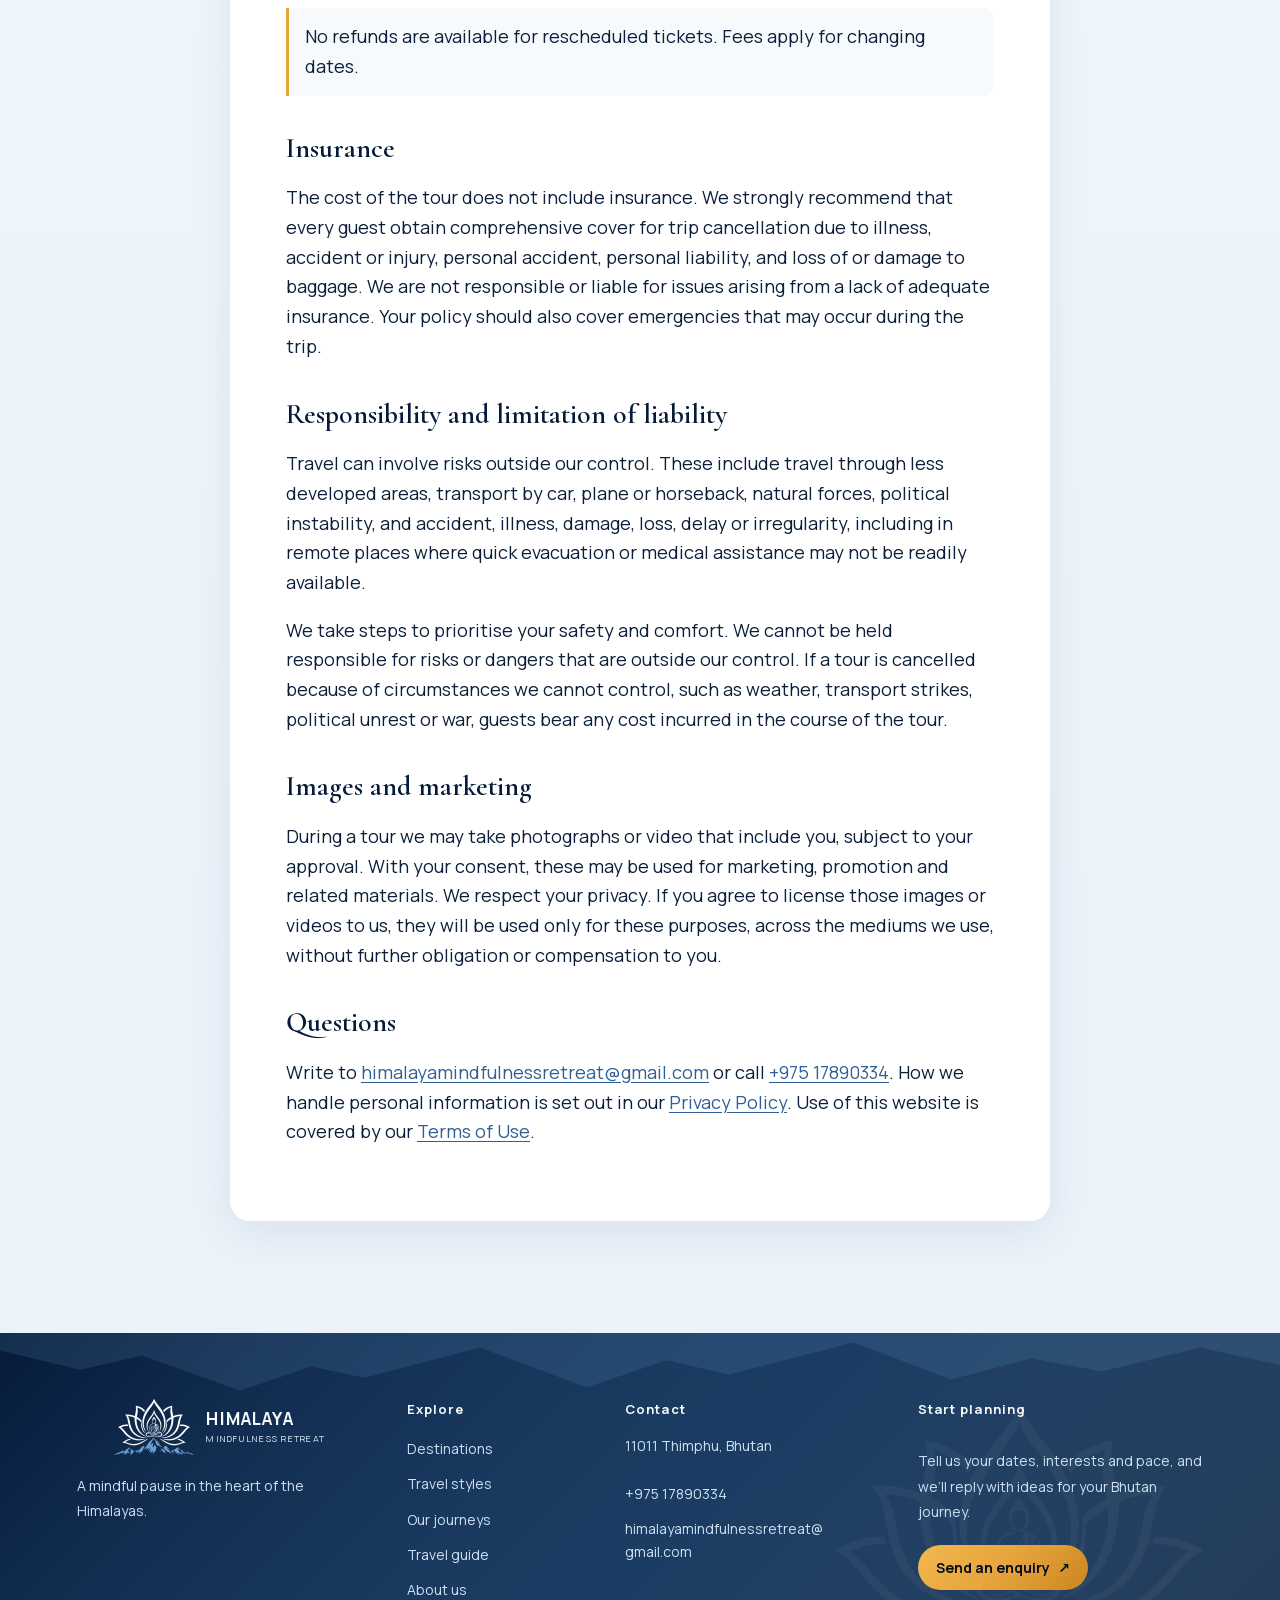
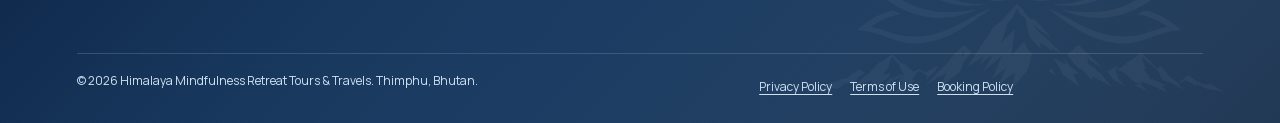
<file: policy.html>
<!doctype html>
<html lang="en">
<head>
  <meta charset="utf-8">
  <meta name="viewport" content="width=device-width, initial-scale=1">
  <title>Booking Policy | Himalaya Mindfulness Retreat, Bhutan</title>
  <meta name="description" content="Booking policy for Himalaya Mindfulness Retreat Tours &amp; Travels: passports and visas, deposits, flights, young travellers, medical emergencies, cancellations, insurance and liability.">
  <meta name="theme-color" content="#051A38">
  <!-- seo:start (root-relative URLs are made absolute by scripts/build.js) -->
  <link rel="canonical" href="/policy.html">
  <meta property="og:type" content="website">
  <meta property="og:site_name" content="Himalaya Mindfulness Retreat">
  <meta property="og:title" content="Booking Policy | Himalaya Mindfulness Retreat, Bhutan">
  <meta property="og:description" content="Booking policy for Himalaya Mindfulness Retreat Tours &amp; Travels: passports and visas, deposits, flights, young travellers, medical emergencies, cancellations, insurance and liability.">
  <meta property="og:url" content="/policy.html">
  <meta property="og:image" content="/Image/og/og-default.jpg">
  <meta property="og:image:width" content="1200">
  <meta property="og:image:height" content="630">
  <meta property="og:image:alt" content="Himalaya Mindfulness Retreat logo with the line: Bhutan journeys, planned in Thimphu">
  <meta name="twitter:card" content="summary_large_image">
  <!-- seo:end -->
  <link rel="icon" href="favicon.ico" sizes="48x48">
  <link rel="icon" type="image/png" sizes="192x192" href="Image/Logo/icon-192.png">
  <link rel="apple-touch-icon" href="Image/Logo/apple-touch-icon.png">
  <link rel="manifest" href="site.webmanifest">
  <link rel="preload" href="fonts/manrope-latin.woff2" as="font" type="font/woff2" crossorigin>
  <link rel="preload" href="fonts/cormorant-latin.woff2" as="font" type="font/woff2" crossorigin>
  <link rel="stylesheet" href="fonts/fonts.css">
  <link rel="stylesheet" href="tokens.css">
  <link rel="stylesheet" href="styles.css">
  <link rel="stylesheet" href="theme.css">
  <script defer src="site.js"></script>
</head>
<body class="legal-page">
<a class="skip-link" href="#main">Skip to content</a>
<div id="site-header"></div>
<main id="main" class="legal-main" data-static>
<article class="legal legal-policy">
  <nav class="legal-crumbs" aria-label="Breadcrumb"><a href="index.html">Home</a> <span aria-hidden="true">/</span> Booking Policy</nav>
  <h1>Booking Policy</h1>
  <p class="legal-updated">Last updated: 17 October 2026</p>
  <p class="legal-lead">These conditions apply to journeys arranged by Himalaya Mindfulness Retreat Tours &amp; Travels, a tour operator based in Thimphu, Bhutan (business licence no. 06013165). A booking is confirmed only when you accept a written quote from us. That quote, together with this policy, sets the terms of your trip.</p>

  <nav class="policy-nav" aria-label="On this page">
    <a href="#passports"><span>01</span> Passports and visas</a>
    <a href="#payment"><span>02</span> Deposit and payment</a>
    <a href="#flights"><span>03</span> Airfare and flights</a>
    <a href="#young-travellers"><span>04</span> Young travellers</a>
    <a href="#medical"><span>05</span> Emergency medical treatment</a>
    <a href="#cancellation"><span>06</span> Cancellation policy</a>
    <a href="#flight-cancellation"><span>07</span> Flight cancellation</a>
    <a href="#insurance"><span>08</span> Insurance</a>
    <a href="#liability"><span>09</span> Responsibility and liability</a>
    <a href="#images"><span>10</span> Images and marketing</a>
  </nav>

  <section class="policy-section" id="passports" aria-labelledby="passports-title">
    <h2 id="passports-title">Passports and visas</h2>
    <p>You must carry a valid passport and have obtained all of the appropriate visas, permits and certificates for the countries you will visit before or after your Bhutan trip. Your passport must be valid for six months beyond the duration of the trip. It is your responsibility to ensure that you are in possession of the correct visas, permits and certificates for your trip.</p>
  </section>

  <section class="policy-section" id="payment" aria-labelledby="payment-title">
    <h2 id="payment-title">Deposit and payment</h2>
    <p>You will be required to pay a deposit or make full payment upon confirmation of your booking. The remaining balance can be settled up to three weeks prior to arrival, or upon arrival. For tours that include luxury hotels, full payment may be required, and we will provide this information before confirming your booking.</p>
    <p>Himalaya Mindfulness Retreat Tours &amp; Travels guarantees that the price of your tour will not increase after confirmation.</p>
  </section>

  <section class="policy-section" id="flights" aria-labelledby="flights-title">
    <h2 id="flights-title">Airfare and flight confirmation</h2>
    <p>Our tour cost does not include airfare. If you need assistance with international or domestic flights, we can help arrange them. We strongly recommend that you reconfirm flight times with the airline before departure.</p>
    <p>For a smooth departure, check in at least three hours before both domestic and international flights, and be at the gate at least 45 minutes prior to departure.</p>
  </section>

  <section class="policy-section" id="young-travellers" aria-labelledby="young-title">
    <h2 id="young-title">Young travellers</h2>
    <p>Travellers under 18 years old must be accompanied by an adult guardian throughout the entire trip. The accompanying adult is fully responsible for the minor’s behaviour, well-being and supervision, including ensuring the minor is adequately monitored and cared for during the journey.</p>
    <p>Each adult accompanying one or more minors accepts full accountability for these matters and agrees to follow all related terms and conditions.</p>
  </section>

  <section class="policy-section" id="medical" aria-labelledby="medical-title">
    <h2 id="medical-title">Emergency medical treatment</h2>
    <p>In a medical emergency during your trip, we will promptly take you to the nearest hospital or medical facility for necessary treatment. Our team will make every effort to see that you receive appropriate care and additional support as needed. Your well-being is our priority, and we will coordinate with medical professionals so you receive the best care available.</p>
  </section>

  <section class="policy-section" id="cancellation" aria-labelledby="cancellation-title">
    <h2 id="cancellation-title">Cancellation policy</h2>
    <p>To cancel a booking, please send written notice to Himalaya Mindfulness Retreat Tours &amp; Travels. Because of the costs of cancelling travel arrangements, the following fees apply from the date we receive your request.</p>
    <div class="policy-table-wrap">
      <table class="policy-table">
        <caption class="sr-only">Refund of the trip cost by notice given</caption>
        <thead><tr><th scope="col">Notice before arrival</th><th scope="col">Refund of the trip cost</th></tr></thead>
        <tbody>
          <tr><td>45 days or more</td><td>Full refund</td></tr>
          <tr><td>30–44 days</td><td>80% refund</td></tr>
          <tr><td>20–29 days</td><td>50% refund</td></tr>
          <tr><td>15–19 days</td><td>30% refund</td></tr>
          <tr><td>0–14 days</td><td>No refund</td></tr>
        </tbody>
      </table>
    </div>
    <p class="policy-note">You are responsible for any bank charges or fees related to refund transfers. Luxury hotels and airlines have their own cancellation policies, which may differ from ours. Contact us if you have questions about a specific hotel or airline.</p>
  </section>

  <section class="policy-section" id="flight-cancellation" aria-labelledby="flight-cancellation-title">
    <h2 id="flight-cancellation-title">Flight cancellation policy</h2>
    <p>When we arrange flights for you, the following refunds apply to the ticket cost.</p>
    <div class="policy-table-wrap">
      <table class="policy-table">
        <caption class="sr-only">Refund of the ticket cost by notice given</caption>
        <thead><tr><th scope="col">Notice before departure</th><th scope="col">Refund of the ticket cost</th></tr></thead>
        <tbody>
          <tr><td>30 days or more</td><td>90% refund</td></tr>
          <tr><td>10–29 days</td><td>75% refund</td></tr>
          <tr><td>4–9 days</td><td>50% refund</td></tr>
          <tr><td>0–3 days</td><td>No refund</td></tr>
        </tbody>
      </table>
    </div>
    <p class="policy-note">No refunds are available for rescheduled tickets. Fees apply for changing dates.</p>
  </section>

  <section class="policy-section" id="insurance" aria-labelledby="insurance-title">
    <h2 id="insurance-title">Insurance</h2>
    <p>The cost of the tour does not include insurance. We strongly recommend that every guest obtain comprehensive cover for trip cancellation due to illness, accident or injury, personal accident, personal liability, and loss of or damage to baggage. We are not responsible or liable for issues arising from a lack of adequate insurance. Your policy should also cover emergencies that may occur during the trip.</p>
  </section>

  <section class="policy-section" id="liability" aria-labelledby="liability-title">
    <h2 id="liability-title">Responsibility and limitation of liability</h2>
    <p>Travel can involve risks outside our control. These include travel through less developed areas, transport by car, plane or horseback, natural forces, political instability, and accident, illness, damage, loss, delay or irregularity, including in remote places where quick evacuation or medical assistance may not be readily available.</p>
    <p>We take steps to prioritise your safety and comfort. We cannot be held responsible for risks or dangers that are outside our control. If a tour is cancelled because of circumstances we cannot control, such as weather, transport strikes, political unrest or war, guests bear any cost incurred in the course of the tour.</p>
  </section>

  <section class="policy-section" id="images" aria-labelledby="images-title">
    <h2 id="images-title">Images and marketing</h2>
    <p>During a tour we may take photographs or video that include you, subject to your approval. With your consent, these may be used for marketing, promotion and related materials. We respect your privacy. If you agree to license those images or videos to us, they will be used only for these purposes, across the mediums we use, without further obligation or compensation to you.</p>
  </section>

  <h2>Questions</h2>
  <p>Write to <a href="mailto:himalayamindfulnessretreat@gmail.com">himalayamindfulnessretreat@gmail.com</a> or call <a href="tel:+97517890334">+975 17890334</a>. How we handle personal information is set out in our <a href="privacy.html">Privacy Policy</a>. Use of this website is covered by our <a href="terms.html">Terms of Use</a>.</p>
</article>
</main>
<div id="site-footer"></div>
<a class="whatsapp" href="https://wa.me/97517890304" target="_blank" rel="noopener"><svg viewBox="0 0 24 24" aria-hidden="true"><path d="M19.05 4.91A9.82 9.82 0 0 0 12.04 2C6.58 2 2.13 6.45 2.13 11.91c0 1.75.46 3.45 1.32 4.95L2 22l5.25-1.38a9.9 9.9 0 0 0 4.79 1.22h.01c5.46 0 9.91-4.45 9.91-9.91 0-2.65-1.03-5.14-2.91-7.02zm-7.01 15.24h-.01a8.2 8.2 0 0 1-4.18-1.15l-.3-.18-3.12.82.83-3.04-.2-.31a8.18 8.18 0 0 1-1.26-4.38c0-4.54 3.7-8.23 8.24-8.23 2.2 0 4.27.86 5.82 2.42a8.18 8.18 0 0 1 2.41 5.83c0 4.54-3.7 8.22-8.23 8.22zm4.52-6.16c-.25-.12-1.47-.72-1.69-.81-.23-.08-.39-.12-.56.12-.17.25-.64.81-.78.97-.14.17-.29.19-.54.06-.25-.12-1.05-.39-2-1.23-.74-.66-1.23-1.47-1.38-1.72-.14-.25-.02-.38.11-.51.11-.11.25-.29.37-.43.12-.14.17-.25.25-.41.08-.17.04-.31-.02-.43-.06-.12-.56-1.34-.76-1.84-.2-.48-.41-.42-.56-.43h-.48c-.17 0-.43.06-.66.31-.22.25-.86.85-.86 2.07 0 1.22.89 2.4 1.01 2.56.12.17 1.75 2.67 4.23 3.74.59.26 1.05.41 1.41.52.59.19 1.13.16 1.56.1.48-.07 1.47-.6 1.67-1.18.21-.58.21-1.07.14-1.18-.06-.11-.22-.17-.47-.29z"/></svg><span class="sr-only">WhatsApp +975 17890304 (opens in a new tab)</span></a>
</body>
</html>
</file>
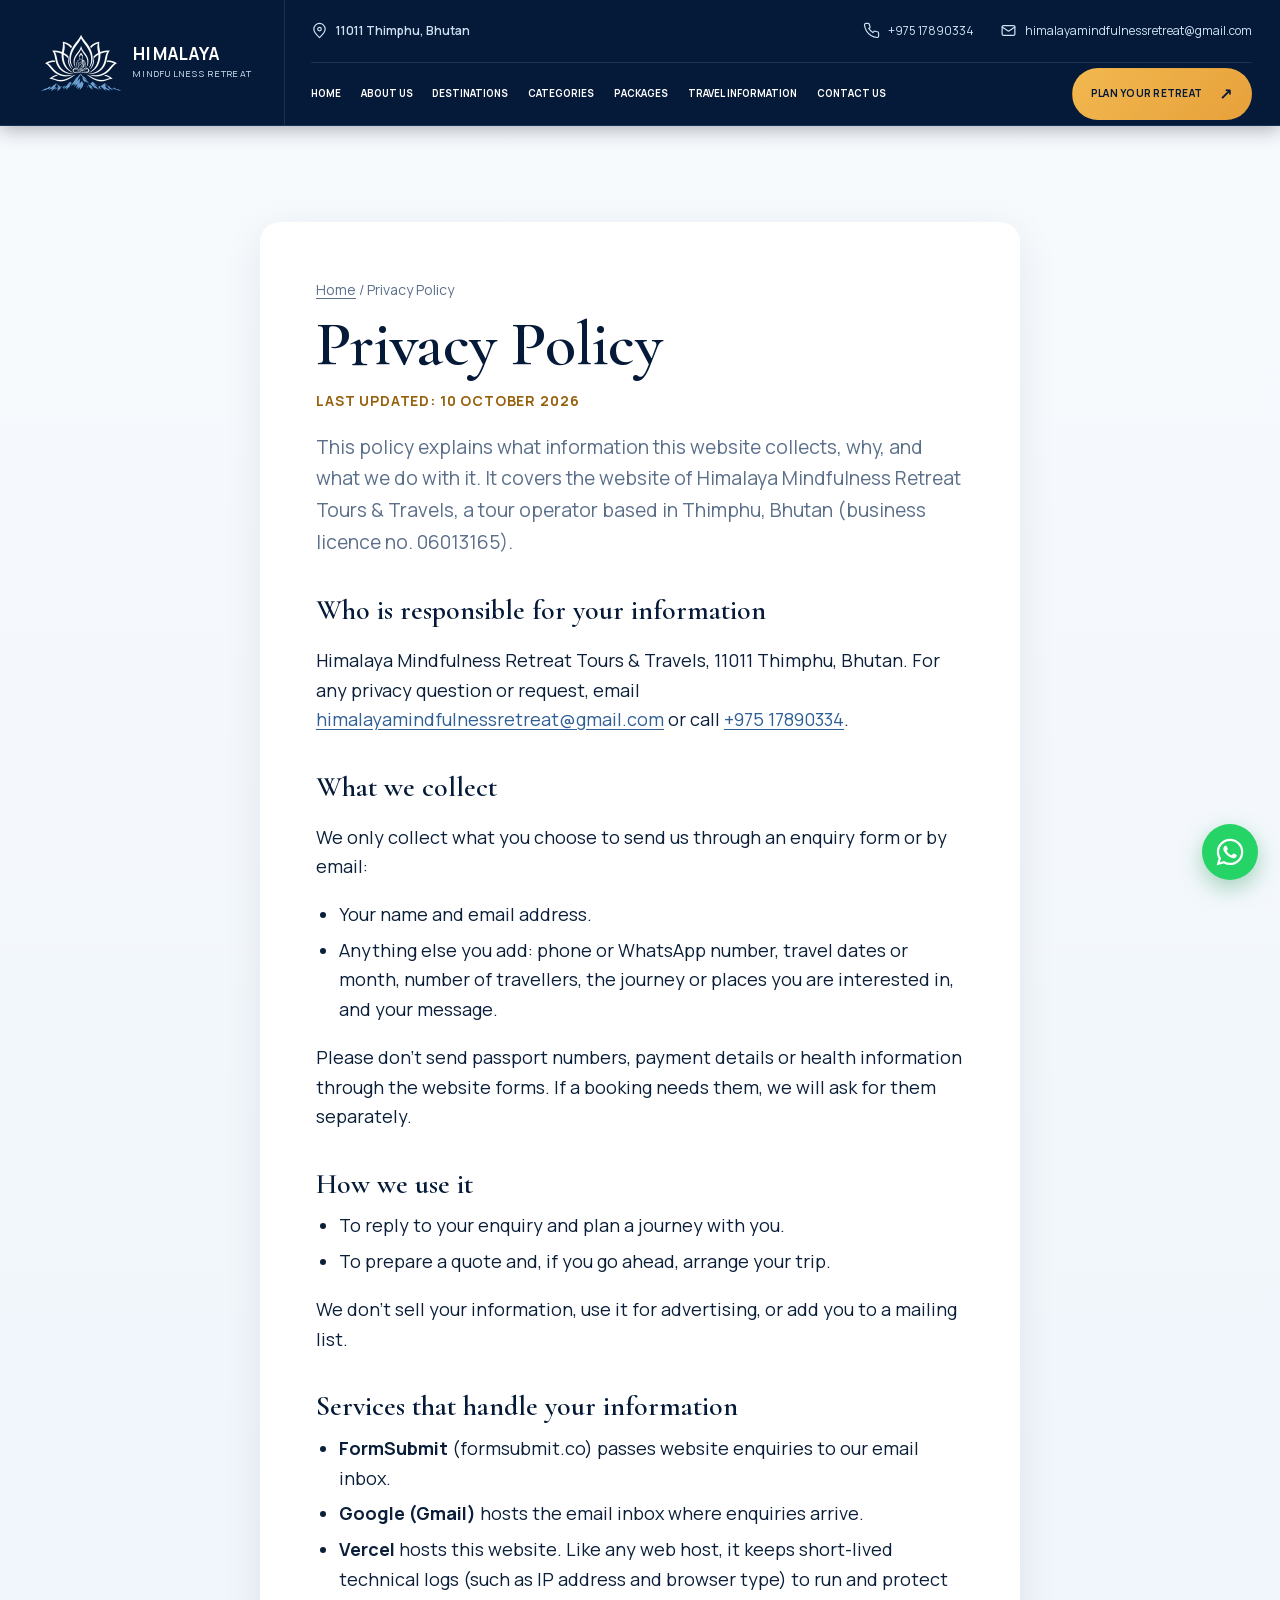
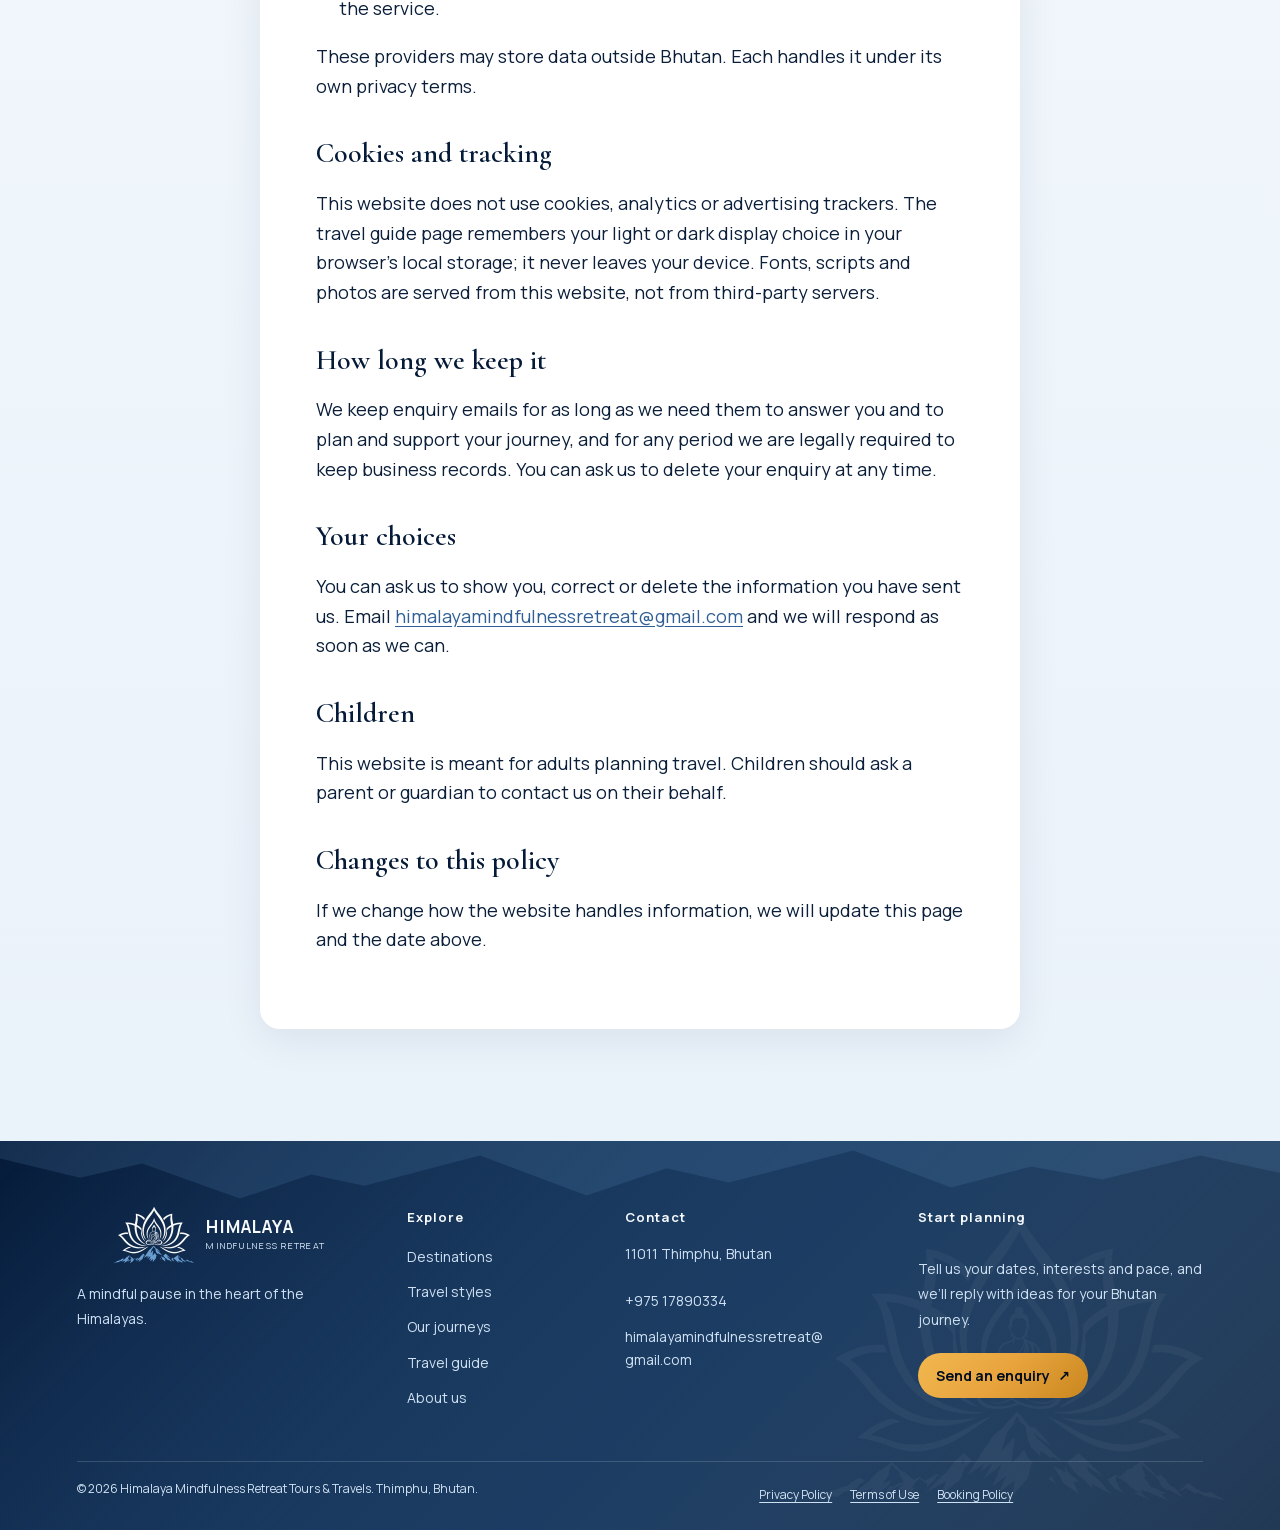
<file: privacy.html>
<!doctype html>
<html lang="en">
<head>
  <meta charset="utf-8">
  <meta name="viewport" content="width=device-width, initial-scale=1">
  <title>Privacy Policy | Himalaya Mindfulness Retreat, Bhutan</title>
  <meta name="description" content="How Himalaya Mindfulness Retreat Tours &amp; Travels collects, uses and protects what you share through this website and its enquiry forms, and your choices.">
  <meta name="theme-color" content="#051A38">
  <!-- seo:start (root-relative URLs are made absolute by scripts/build.js) -->
  <link rel="canonical" href="/privacy.html">
  <meta property="og:type" content="website">
  <meta property="og:site_name" content="Himalaya Mindfulness Retreat">
  <meta property="og:title" content="Privacy Policy | Himalaya Mindfulness Retreat, Bhutan">
  <meta property="og:description" content="How Himalaya Mindfulness Retreat Tours &amp; Travels collects, uses and protects what you share through this website and its enquiry forms, and your choices.">
  <meta property="og:url" content="/privacy.html">
  <meta property="og:image" content="/Image/og/og-default.jpg">
  <meta property="og:image:width" content="1200">
  <meta property="og:image:height" content="630">
  <meta property="og:image:alt" content="Himalaya Mindfulness Retreat logo with the line: Bhutan journeys, planned in Thimphu">
  <meta name="twitter:card" content="summary_large_image">
  <!-- seo:end -->
  <link rel="icon" href="favicon.ico" sizes="48x48">
  <link rel="icon" type="image/png" sizes="192x192" href="Image/Logo/icon-192.png">
  <link rel="apple-touch-icon" href="Image/Logo/apple-touch-icon.png">
  <link rel="manifest" href="site.webmanifest">
  <link rel="preload" href="fonts/manrope-latin.woff2" as="font" type="font/woff2" crossorigin>
  <link rel="preload" href="fonts/cormorant-latin.woff2" as="font" type="font/woff2" crossorigin>
  <link rel="stylesheet" href="fonts/fonts.css">
  <link rel="stylesheet" href="tokens.css">
  <link rel="stylesheet" href="styles.css">
  <link rel="stylesheet" href="theme.css">
  <script defer src="site.js"></script>
</head>
<body class="legal-page">
<a class="skip-link" href="#main">Skip to content</a>
<div id="site-header"></div>
<main id="main" class="legal-main" data-static>
<article class="legal">
  <nav class="legal-crumbs" aria-label="Breadcrumb"><a href="index.html">Home</a> <span aria-hidden="true">/</span> Privacy Policy</nav>
  <h1>Privacy Policy</h1>
  <p class="legal-updated">Last updated: 10 October 2026</p>
  <p class="legal-lead">This policy explains what information this website collects, why, and what we do with it. It covers the website of Himalaya Mindfulness Retreat Tours &amp; Travels, a tour operator based in Thimphu, Bhutan (business licence no. 06013165).</p>

  <h2>Who is responsible for your information</h2>
  <p>Himalaya Mindfulness Retreat Tours &amp; Travels, 11011 Thimphu, Bhutan. For any privacy question or request, email <a href="mailto:himalayamindfulnessretreat@gmail.com">himalayamindfulnessretreat@gmail.com</a> or call <a href="tel:+97517890334">+975 17890334</a>.</p>

  <h2>What we collect</h2>
  <p>We only collect what you choose to send us through an enquiry form or by email:</p>
  <ul>
    <li>Your name and email address.</li>
    <li>Anything else you add: phone or WhatsApp number, travel dates or month, number of travellers, the journey or places you are interested in, and your message.</li>
  </ul>
  <p>Please don’t send passport numbers, payment details or health information through the website forms. If a booking needs them, we will ask for them separately.</p>

  <h2>How we use it</h2>
  <ul>
    <li>To reply to your enquiry and plan a journey with you.</li>
    <li>To prepare a quote and, if you go ahead, arrange your trip.</li>
  </ul>
  <p>We don’t sell your information, use it for advertising, or add you to a mailing list.</p>

  <h2>Services that handle your information</h2>
  <ul>
    <li><strong>FormSubmit</strong> (formsubmit.co) passes website enquiries to our email inbox.</li>
    <li><strong>Google (Gmail)</strong> hosts the email inbox where enquiries arrive.</li>
    <li><strong>Vercel</strong> hosts this website. Like any web host, it keeps short-lived technical logs (such as IP address and browser type) to run and protect the service.</li>
  </ul>
  <p>These providers may store data outside Bhutan. Each handles it under its own privacy terms.</p>

  <h2>Cookies and tracking</h2>
  <p>This website does not use cookies, analytics or advertising trackers. The travel guide page remembers your light or dark display choice in your browser’s local storage; it never leaves your device. Fonts, scripts and photos are served from this website, not from third-party servers.</p>

  <h2>How long we keep it</h2>
  <p>We keep enquiry emails for as long as we need them to answer you and to plan and support your journey, and for any period we are legally required to keep business records. You can ask us to delete your enquiry at any time.</p>

  <h2>Your choices</h2>
  <p>You can ask us to show you, correct or delete the information you have sent us. Email <a href="mailto:himalayamindfulnessretreat@gmail.com">himalayamindfulnessretreat@gmail.com</a> and we will respond as soon as we can.</p>

  <h2>Children</h2>
  <p>This website is meant for adults planning travel. Children should ask a parent or guardian to contact us on their behalf.</p>

  <h2>Changes to this policy</h2>
  <p>If we change how the website handles information, we will update this page and the date above.</p>
</article>
</main>
<div id="site-footer"></div>
<a class="whatsapp" href="https://wa.me/97517890304" target="_blank" rel="noopener"><svg viewBox="0 0 24 24" aria-hidden="true"><path d="M19.05 4.91A9.82 9.82 0 0 0 12.04 2C6.58 2 2.13 6.45 2.13 11.91c0 1.75.46 3.45 1.32 4.95L2 22l5.25-1.38a9.9 9.9 0 0 0 4.79 1.22h.01c5.46 0 9.91-4.45 9.91-9.91 0-2.65-1.03-5.14-2.91-7.02zm-7.01 15.24h-.01a8.2 8.2 0 0 1-4.18-1.15l-.3-.18-3.12.82.83-3.04-.2-.31a8.18 8.18 0 0 1-1.26-4.38c0-4.54 3.7-8.23 8.24-8.23 2.2 0 4.27.86 5.82 2.42a8.18 8.18 0 0 1 2.41 5.83c0 4.54-3.7 8.22-8.23 8.22zm4.52-6.16c-.25-.12-1.47-.72-1.69-.81-.23-.08-.39-.12-.56.12-.17.25-.64.81-.78.97-.14.17-.29.19-.54.06-.25-.12-1.05-.39-2-1.23-.74-.66-1.23-1.47-1.38-1.72-.14-.25-.02-.38.11-.51.11-.11.25-.29.37-.43.12-.14.17-.25.25-.41.08-.17.04-.31-.02-.43-.06-.12-.56-1.34-.76-1.84-.2-.48-.41-.42-.56-.43h-.48c-.17 0-.43.06-.66.31-.22.25-.86.85-.86 2.07 0 1.22.89 2.4 1.01 2.56.12.17 1.75 2.67 4.23 3.74.59.26 1.05.41 1.41.52.59.19 1.13.16 1.56.1.48-.07 1.47-.6 1.67-1.18.21-.58.21-1.07.14-1.18-.06-.11-.22-.17-.47-.29z"/></svg><span class="sr-only">WhatsApp +975 17890304 (opens in a new tab)</span></a>
</body>
</html>
</file>
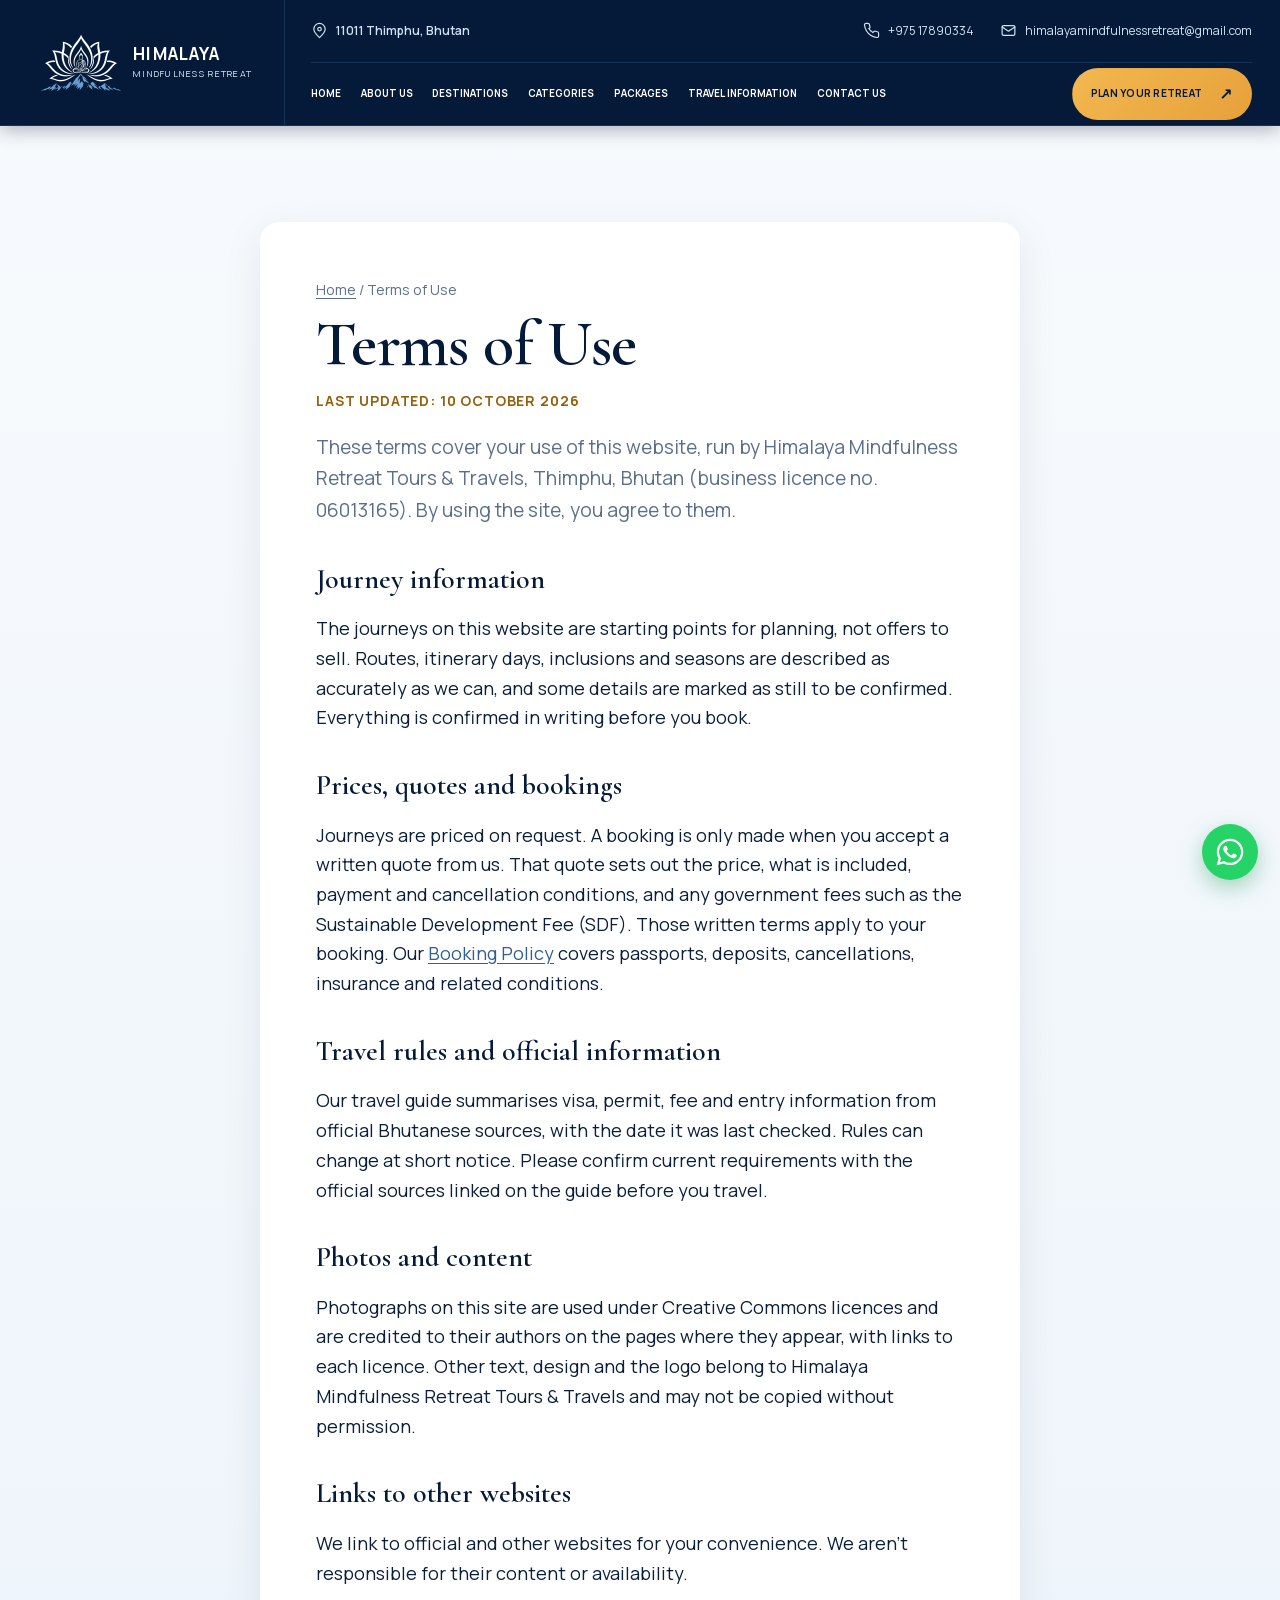
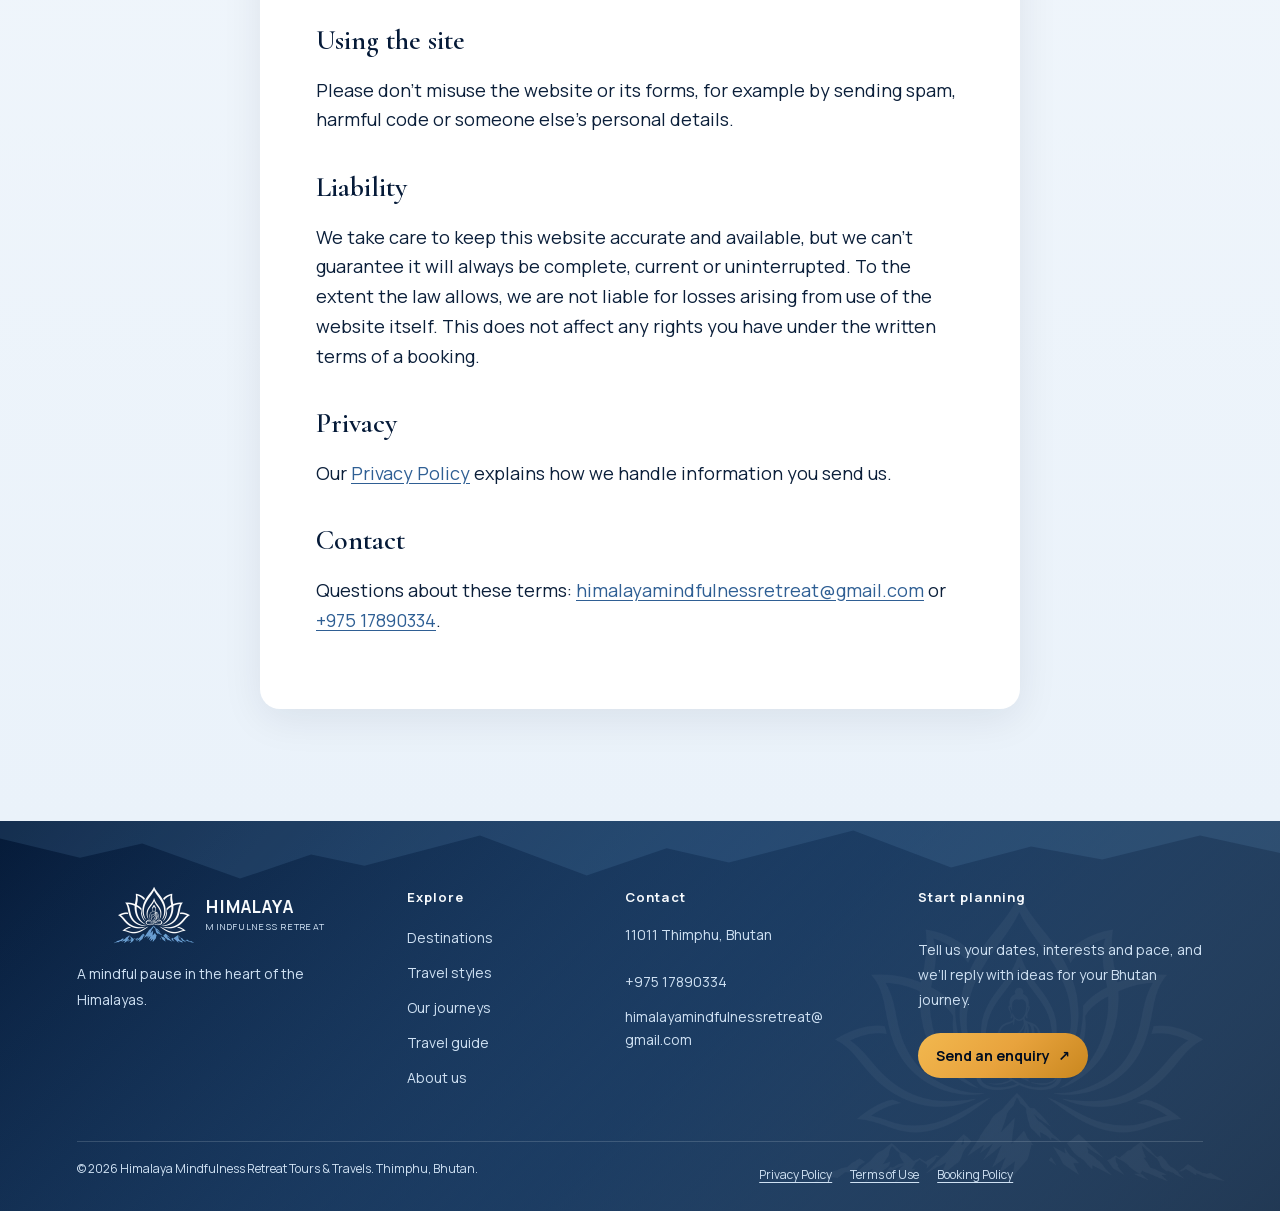
<file: terms.html>
<!doctype html>
<html lang="en">
<head>
  <meta charset="utf-8">
  <meta name="viewport" content="width=device-width, initial-scale=1">
  <title>Terms of Use | Himalaya Mindfulness Retreat, Bhutan</title>
  <meta name="description" content="Terms of use for the Himalaya Mindfulness Retreat website: journey information, quotes and bookings, travel rules, photo credits, links and use of the site.">
  <meta name="theme-color" content="#051A38">
  <!-- seo:start (root-relative URLs are made absolute by scripts/build.js) -->
  <link rel="canonical" href="/terms.html">
  <meta property="og:type" content="website">
  <meta property="og:site_name" content="Himalaya Mindfulness Retreat">
  <meta property="og:title" content="Terms of Use | Himalaya Mindfulness Retreat, Bhutan">
  <meta property="og:description" content="Terms of use for the Himalaya Mindfulness Retreat website: journey information, quotes and bookings, travel rules, photo credits, links and use of the site.">
  <meta property="og:url" content="/terms.html">
  <meta property="og:image" content="/Image/og/og-default.jpg">
  <meta property="og:image:width" content="1200">
  <meta property="og:image:height" content="630">
  <meta property="og:image:alt" content="Himalaya Mindfulness Retreat logo with the line: Bhutan journeys, planned in Thimphu">
  <meta name="twitter:card" content="summary_large_image">
  <!-- seo:end -->
  <link rel="icon" href="favicon.ico" sizes="48x48">
  <link rel="icon" type="image/png" sizes="192x192" href="Image/Logo/icon-192.png">
  <link rel="apple-touch-icon" href="Image/Logo/apple-touch-icon.png">
  <link rel="manifest" href="site.webmanifest">
  <link rel="preload" href="fonts/manrope-latin.woff2" as="font" type="font/woff2" crossorigin>
  <link rel="preload" href="fonts/cormorant-latin.woff2" as="font" type="font/woff2" crossorigin>
  <link rel="stylesheet" href="fonts/fonts.css">
  <link rel="stylesheet" href="tokens.css">
  <link rel="stylesheet" href="styles.css">
  <link rel="stylesheet" href="theme.css">
  <script defer src="site.js"></script>
</head>
<body class="legal-page">
<a class="skip-link" href="#main">Skip to content</a>
<div id="site-header"></div>
<main id="main" class="legal-main" data-static>
<article class="legal">
  <nav class="legal-crumbs" aria-label="Breadcrumb"><a href="index.html">Home</a> <span aria-hidden="true">/</span> Terms of Use</nav>
  <h1>Terms of Use</h1>
  <p class="legal-updated">Last updated: 10 October 2026</p>
  <p class="legal-lead">These terms cover your use of this website, run by Himalaya Mindfulness Retreat Tours &amp; Travels, Thimphu, Bhutan (business licence no. 06013165). By using the site, you agree to them.</p>

  <h2>Journey information</h2>
  <p>The journeys on this website are starting points for planning, not offers to sell. Routes, itinerary days, inclusions and seasons are described as accurately as we can, and some details are marked as still to be confirmed. Everything is confirmed in writing before you book.</p>

  <h2>Prices, quotes and bookings</h2>
  <p>Journeys are priced on request. A booking is only made when you accept a written quote from us. That quote sets out the price, what is included, payment and cancellation conditions, and any government fees such as the Sustainable Development Fee (SDF). Those written terms apply to your booking. Our <a href="policy.html">Booking Policy</a> covers passports, deposits, cancellations, insurance and related conditions.</p>

  <h2>Travel rules and official information</h2>
  <p>Our travel guide summarises visa, permit, fee and entry information from official Bhutanese sources, with the date it was last checked. Rules can change at short notice. Please confirm current requirements with the official sources linked on the guide before you travel.</p>

  <h2>Photos and content</h2>
  <p>Photographs on this site are used under Creative Commons licences and are credited to their authors on the pages where they appear, with links to each licence. Other text, design and the logo belong to Himalaya Mindfulness Retreat Tours &amp; Travels and may not be copied without permission.</p>

  <h2>Links to other websites</h2>
  <p>We link to official and other websites for your convenience. We aren’t responsible for their content or availability.</p>

  <h2>Using the site</h2>
  <p>Please don’t misuse the website or its forms, for example by sending spam, harmful code or someone else’s personal details.</p>

  <h2>Liability</h2>
  <p>We take care to keep this website accurate and available, but we can’t guarantee it will always be complete, current or uninterrupted. To the extent the law allows, we are not liable for losses arising from use of the website itself. This does not affect any rights you have under the written terms of a booking.</p>

  <h2>Privacy</h2>
  <p>Our <a href="privacy.html">Privacy Policy</a> explains how we handle information you send us.</p>

  <h2>Contact</h2>
  <p>Questions about these terms: <a href="mailto:himalayamindfulnessretreat@gmail.com">himalayamindfulnessretreat@gmail.com</a> or <a href="tel:+97517890334">+975 17890334</a>.</p>
</article>
</main>
<div id="site-footer"></div>
<a class="whatsapp" href="https://wa.me/97517890304" target="_blank" rel="noopener"><svg viewBox="0 0 24 24" aria-hidden="true"><path d="M19.05 4.91A9.82 9.82 0 0 0 12.04 2C6.58 2 2.13 6.45 2.13 11.91c0 1.75.46 3.45 1.32 4.95L2 22l5.25-1.38a9.9 9.9 0 0 0 4.79 1.22h.01c5.46 0 9.91-4.45 9.91-9.91 0-2.65-1.03-5.14-2.91-7.02zm-7.01 15.24h-.01a8.2 8.2 0 0 1-4.18-1.15l-.3-.18-3.12.82.83-3.04-.2-.31a8.18 8.18 0 0 1-1.26-4.38c0-4.54 3.7-8.23 8.24-8.23 2.2 0 4.27.86 5.82 2.42a8.18 8.18 0 0 1 2.41 5.83c0 4.54-3.7 8.22-8.23 8.22zm4.52-6.16c-.25-.12-1.47-.72-1.69-.81-.23-.08-.39-.12-.56.12-.17.25-.64.81-.78.97-.14.17-.29.19-.54.06-.25-.12-1.05-.39-2-1.23-.74-.66-1.23-1.47-1.38-1.72-.14-.25-.02-.38.11-.51.11-.11.25-.29.37-.43.12-.14.17-.25.25-.41.08-.17.04-.31-.02-.43-.06-.12-.56-1.34-.76-1.84-.2-.48-.41-.42-.56-.43h-.48c-.17 0-.43.06-.66.31-.22.25-.86.85-.86 2.07 0 1.22.89 2.4 1.01 2.56.12.17 1.75 2.67 4.23 3.74.59.26 1.05.41 1.41.52.59.19 1.13.16 1.56.1.48-.07 1.47-.6 1.67-1.18.21-.58.21-1.07.14-1.18-.06-.11-.22-.17-.47-.29z"/></svg><span class="sr-only">WhatsApp +975 17890304 (opens in a new tab)</span></a>
</body>
</html>
</file>
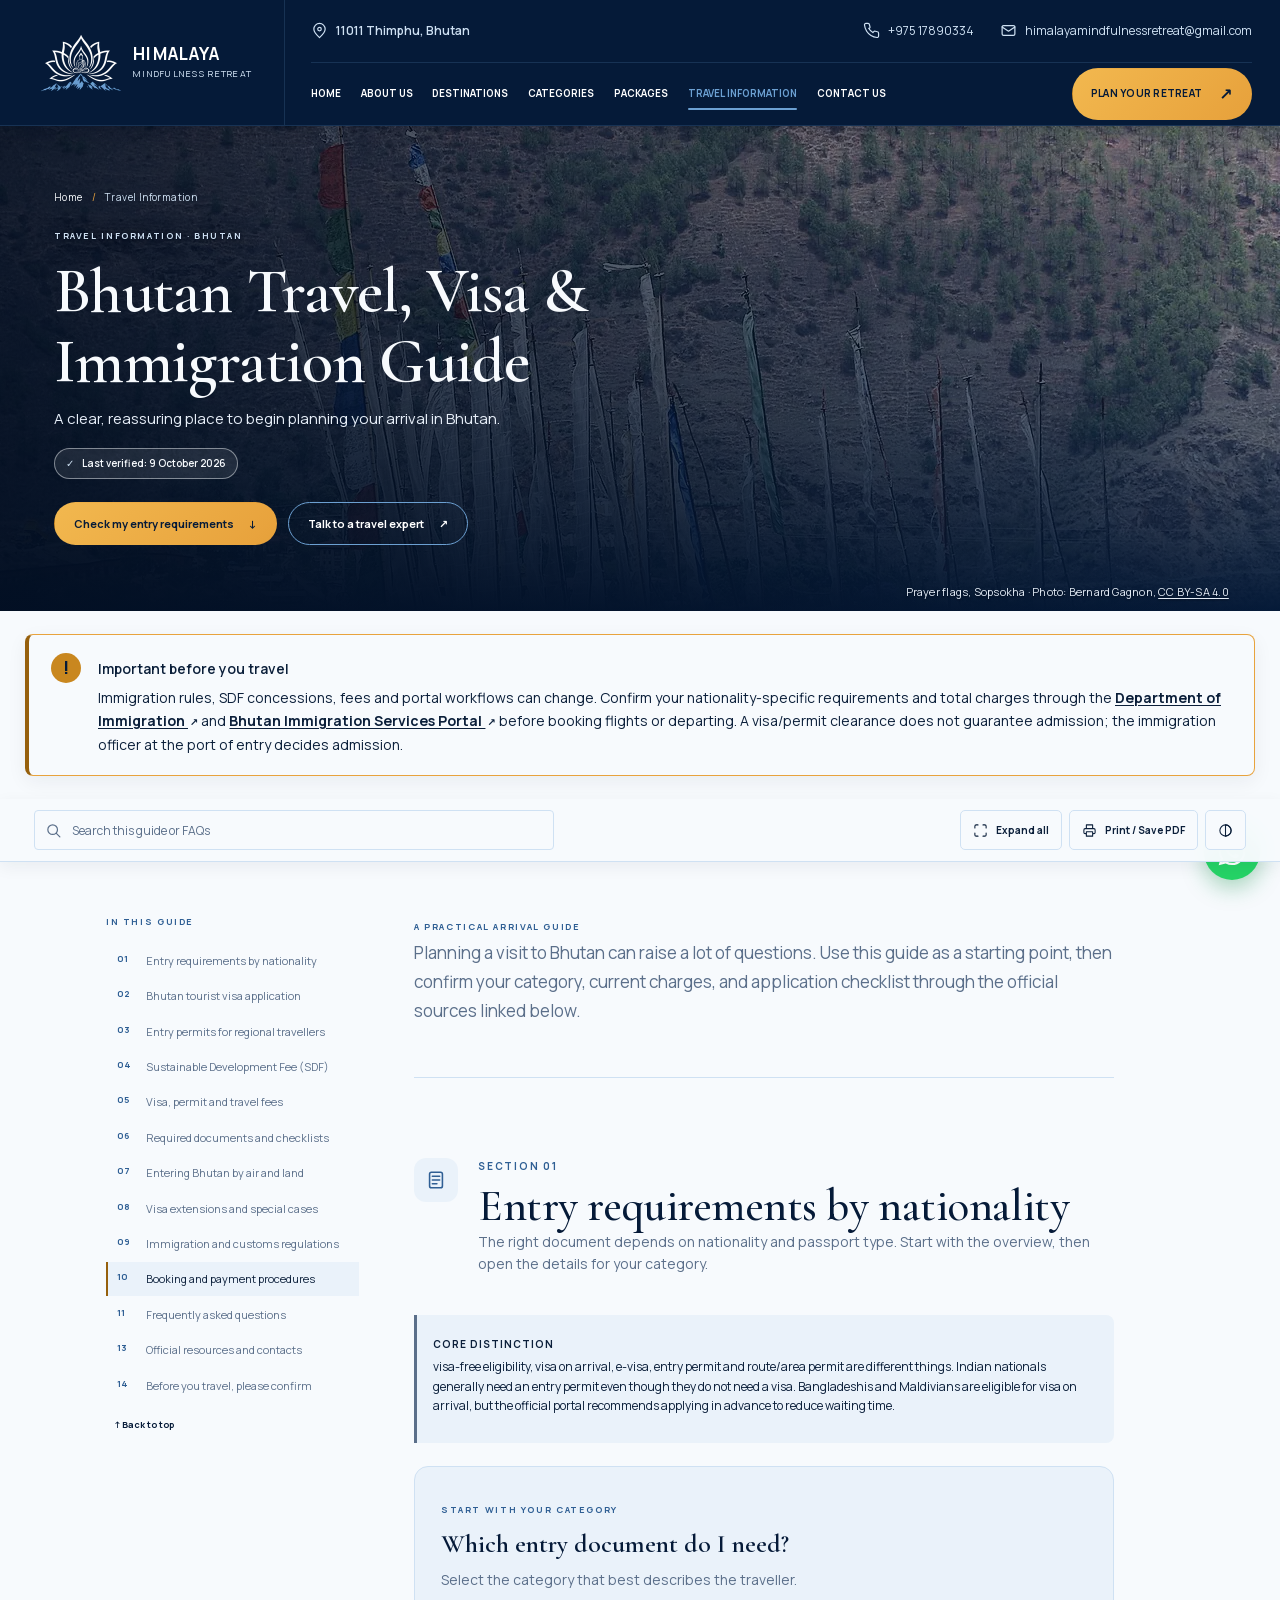
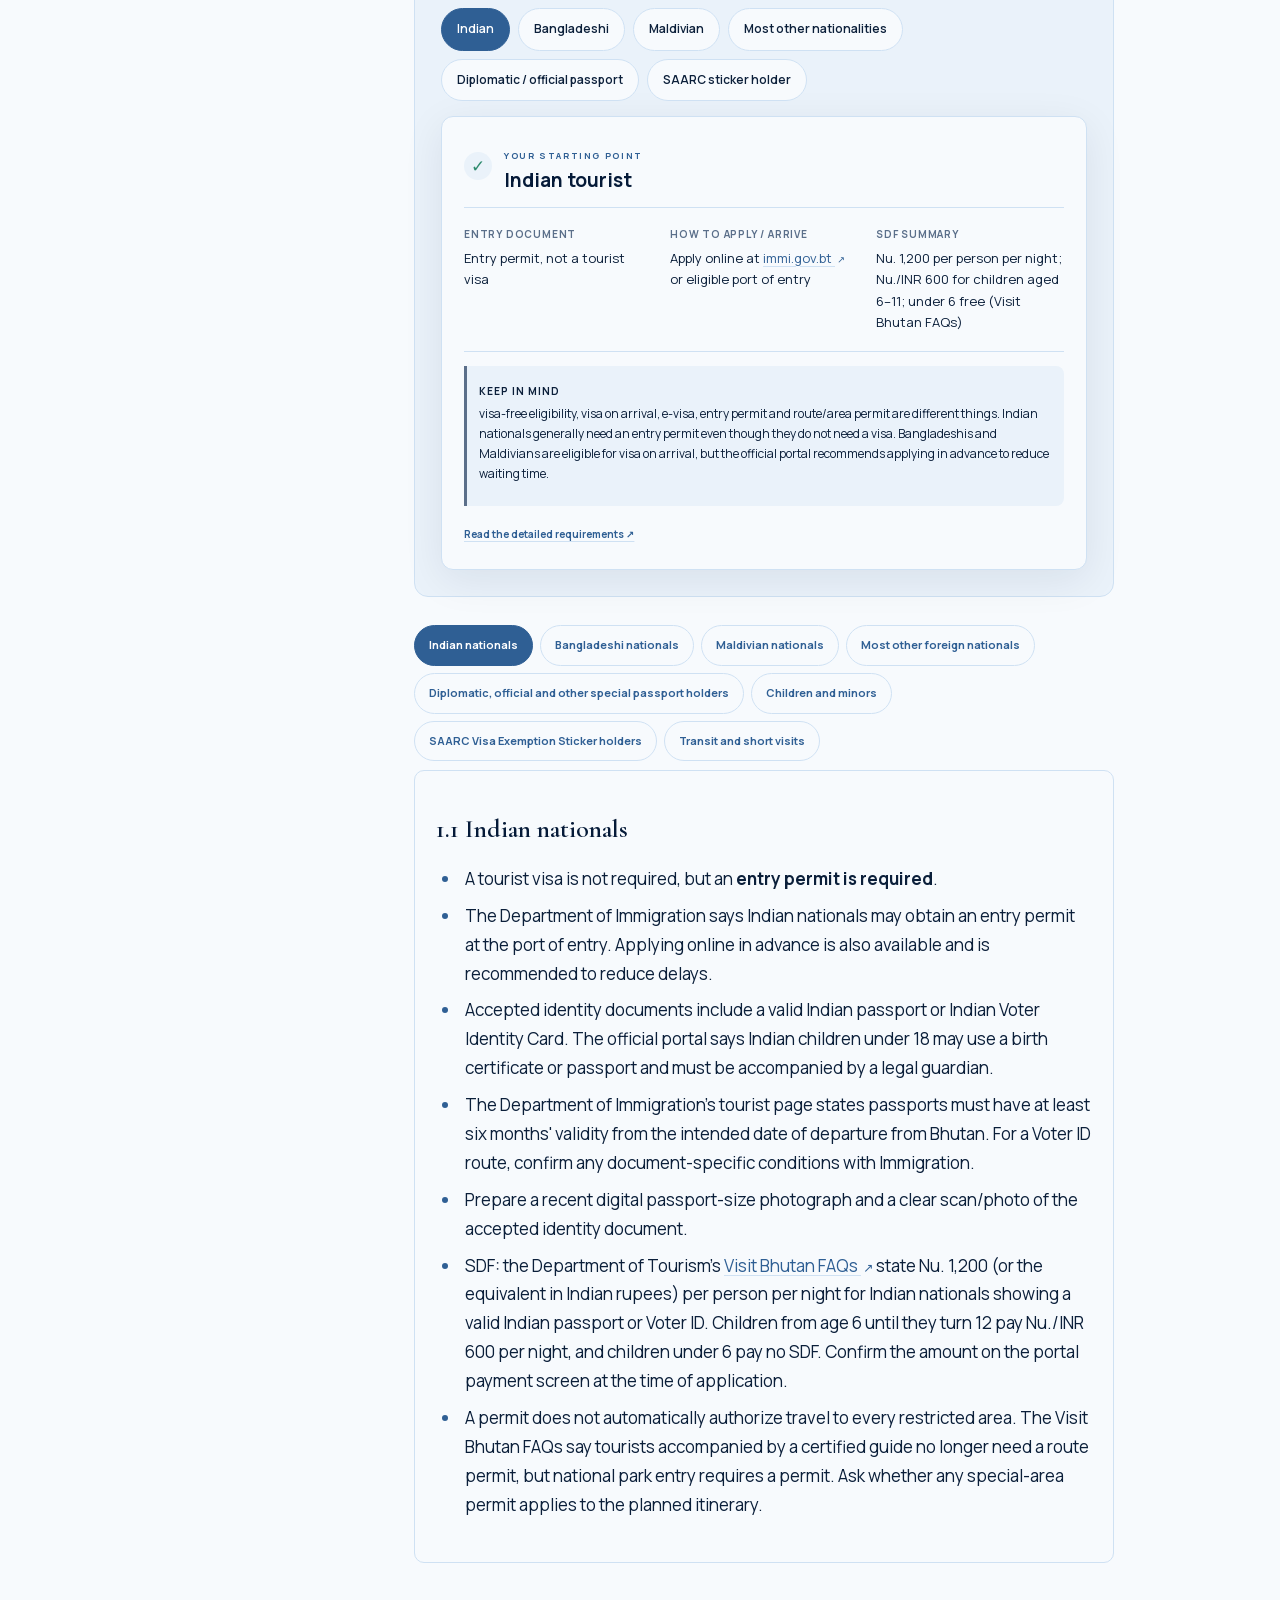
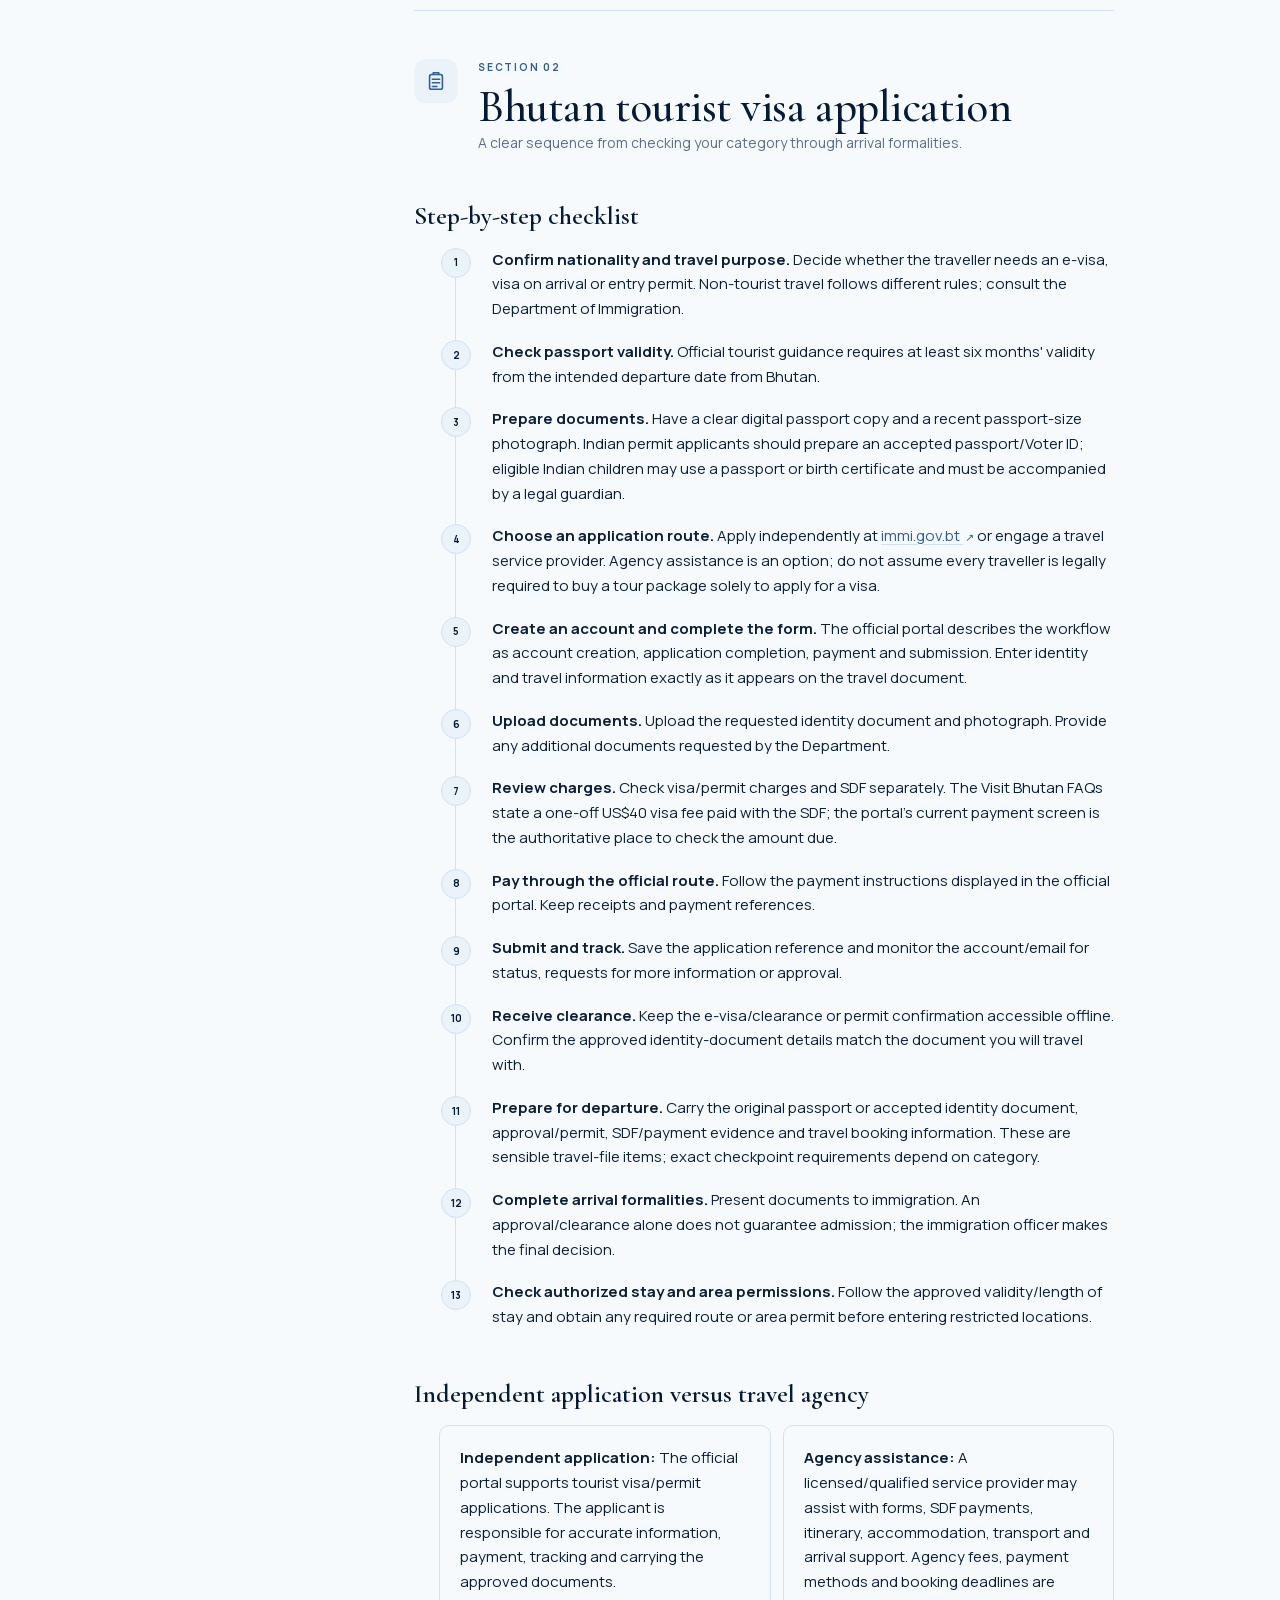
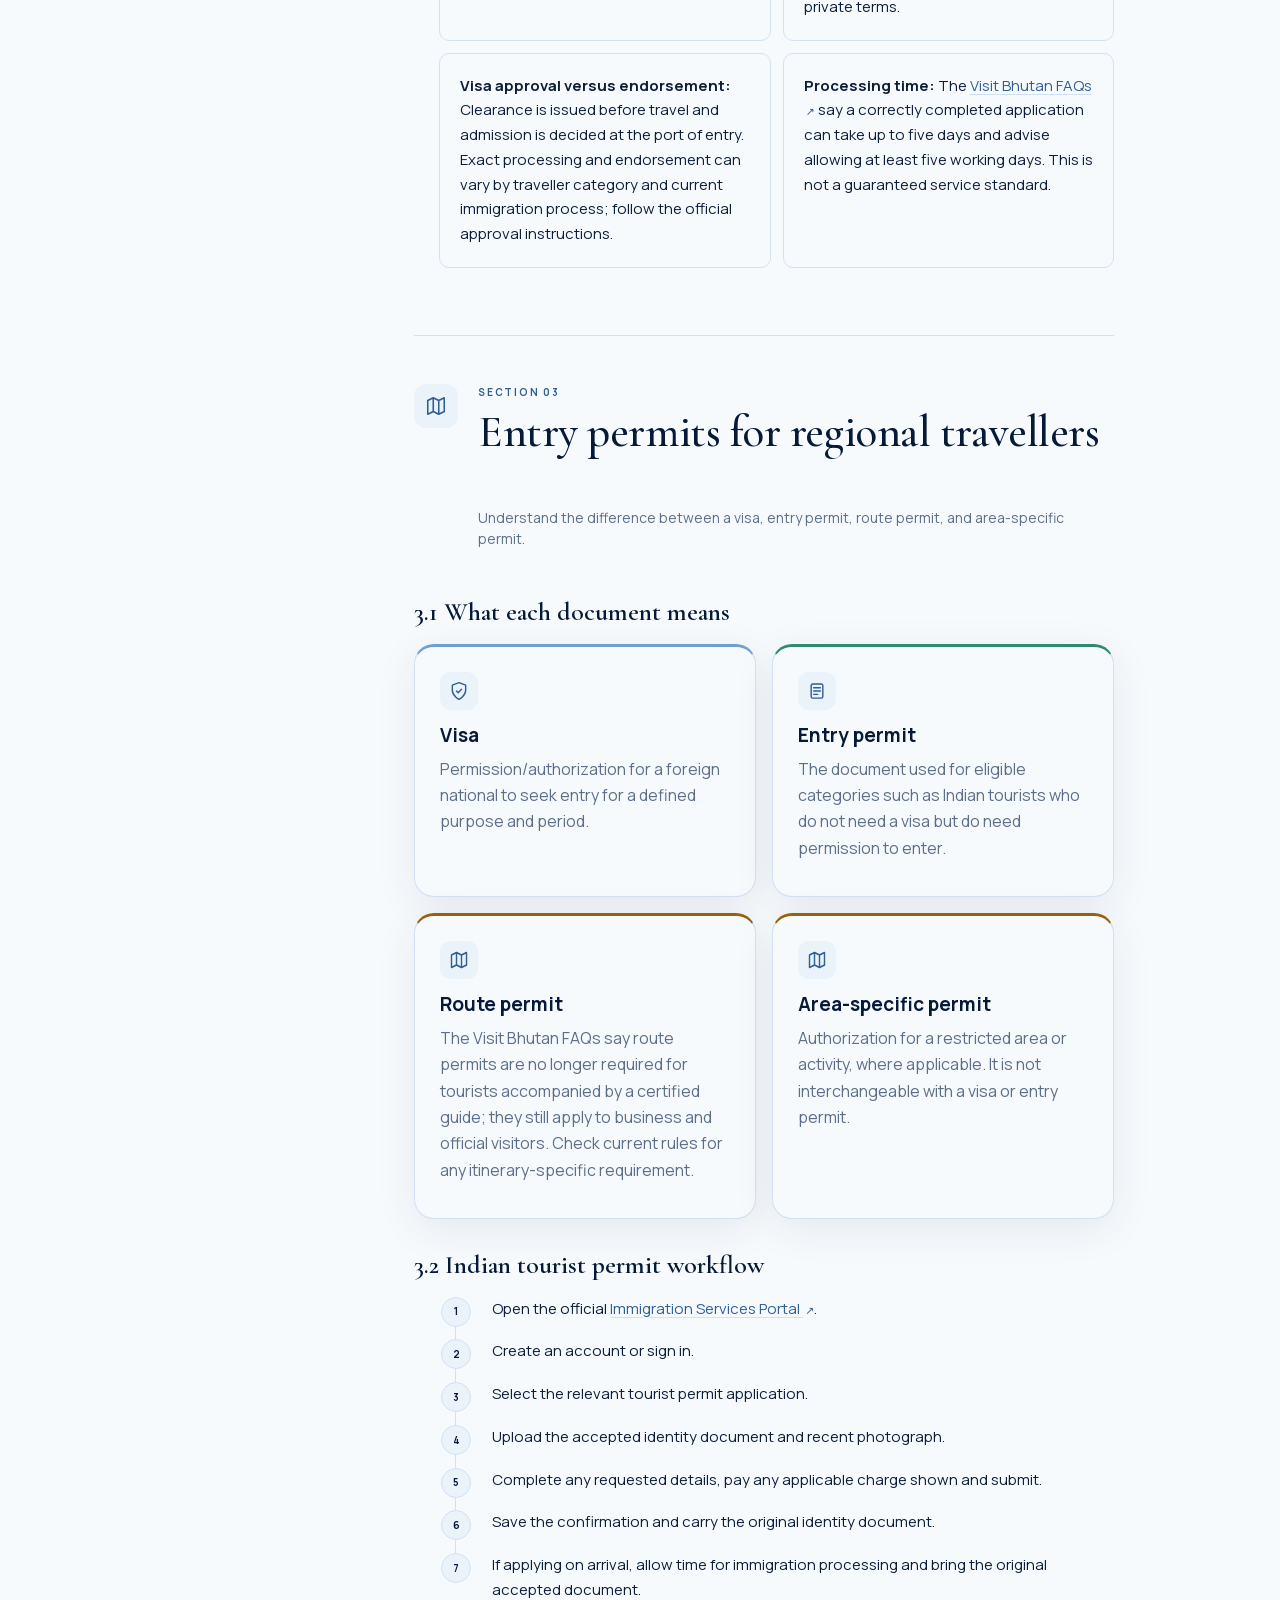
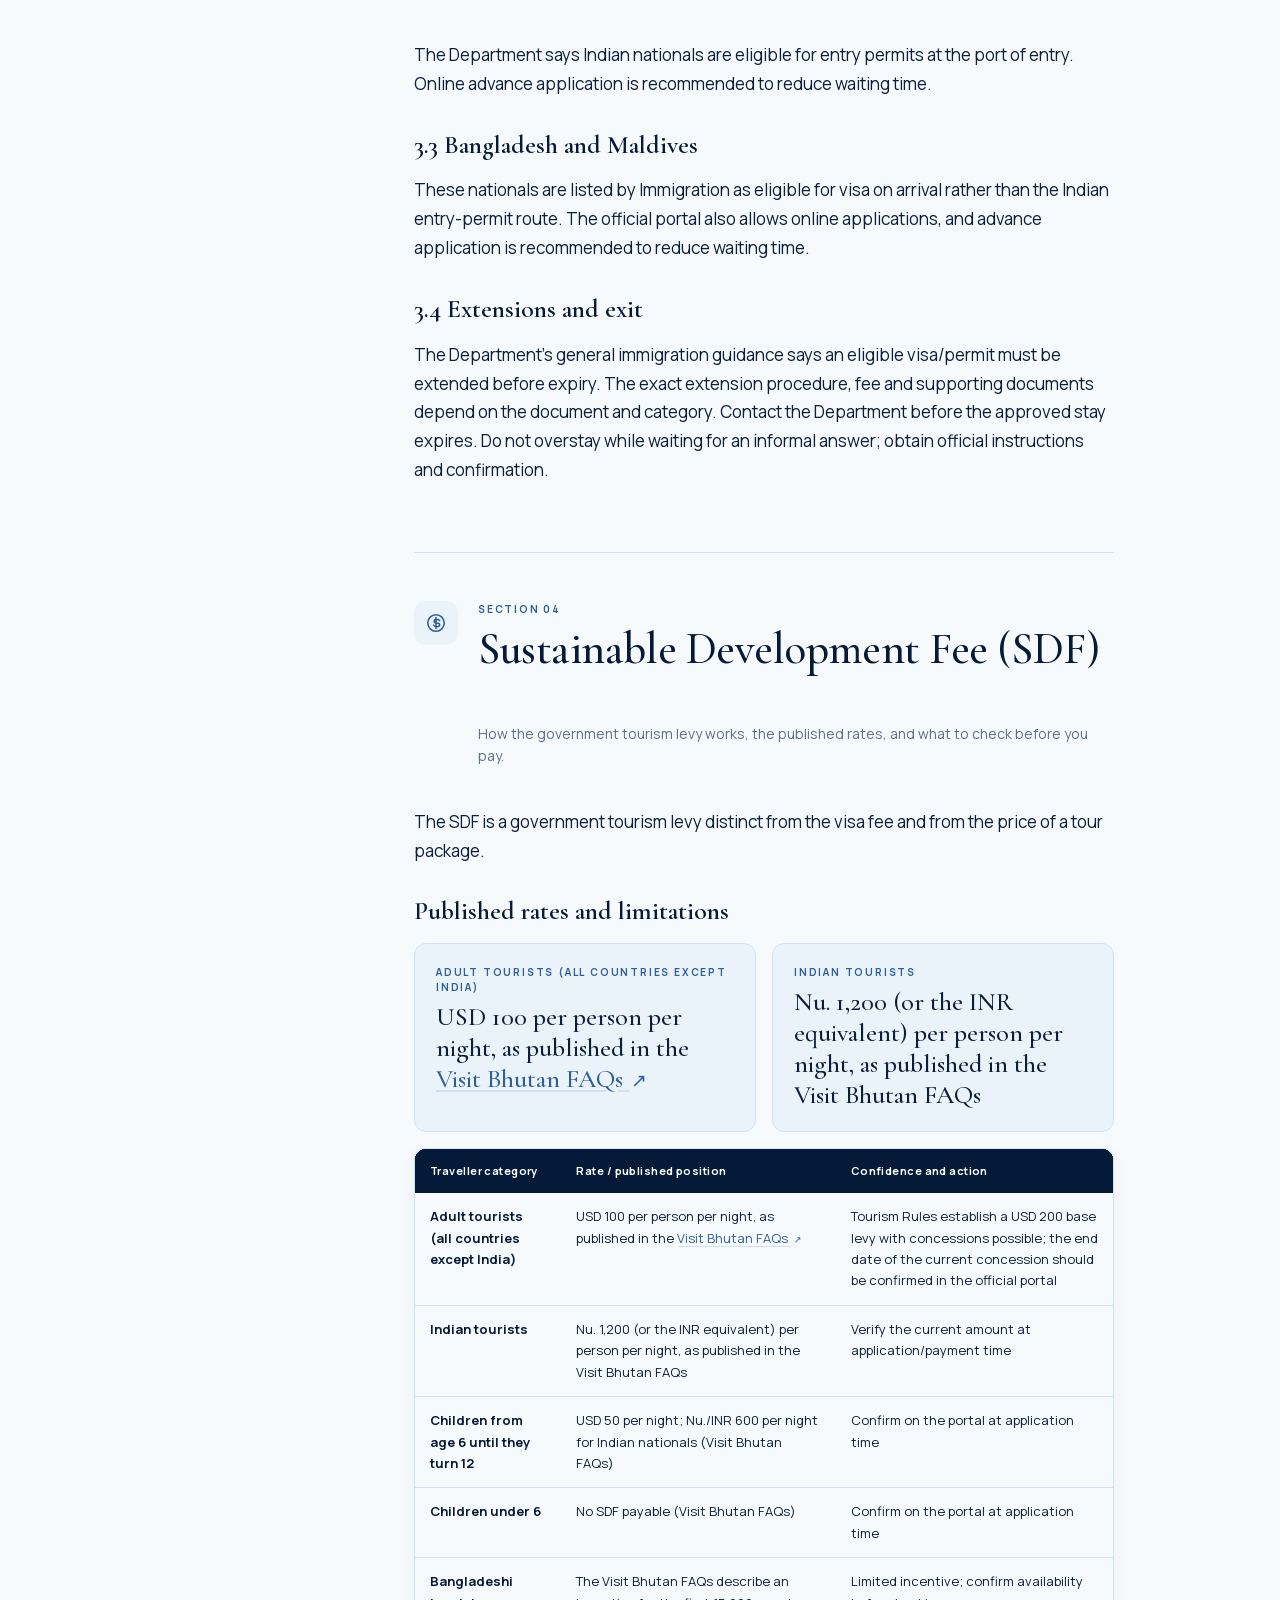
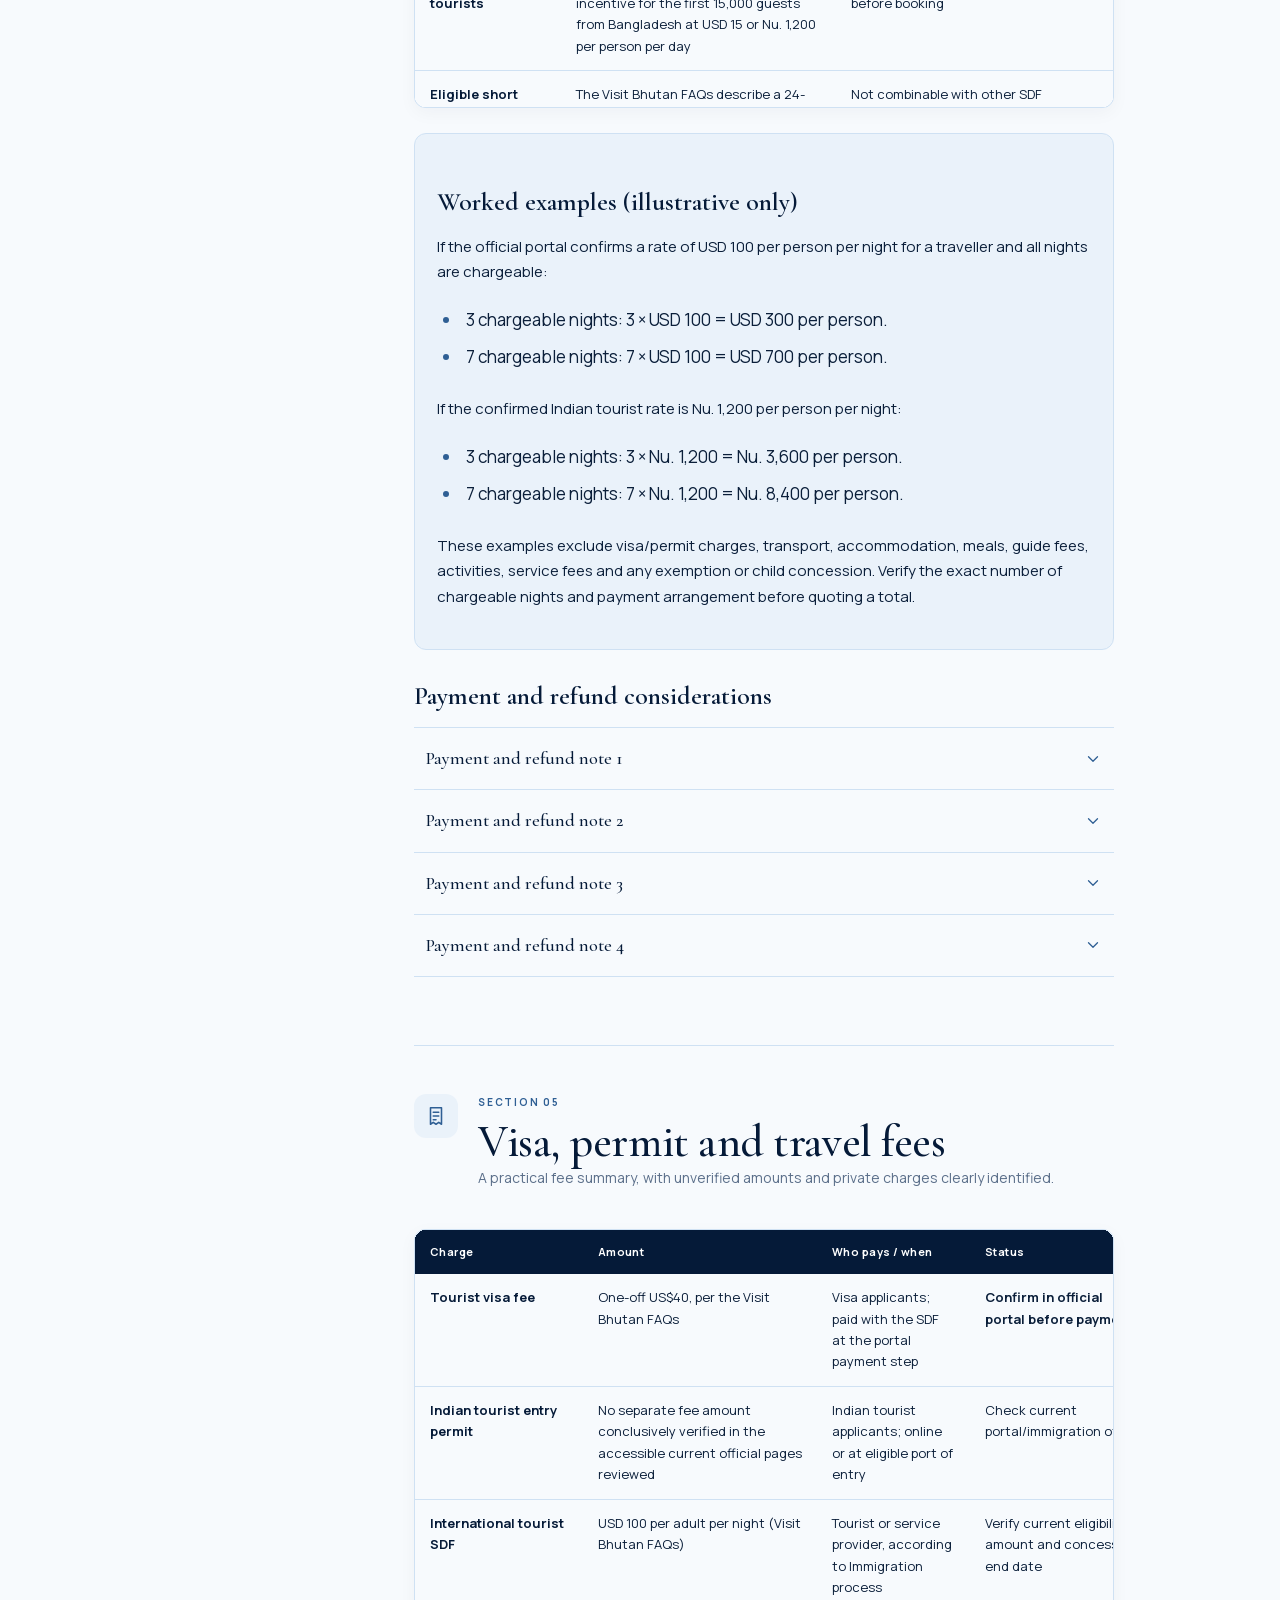
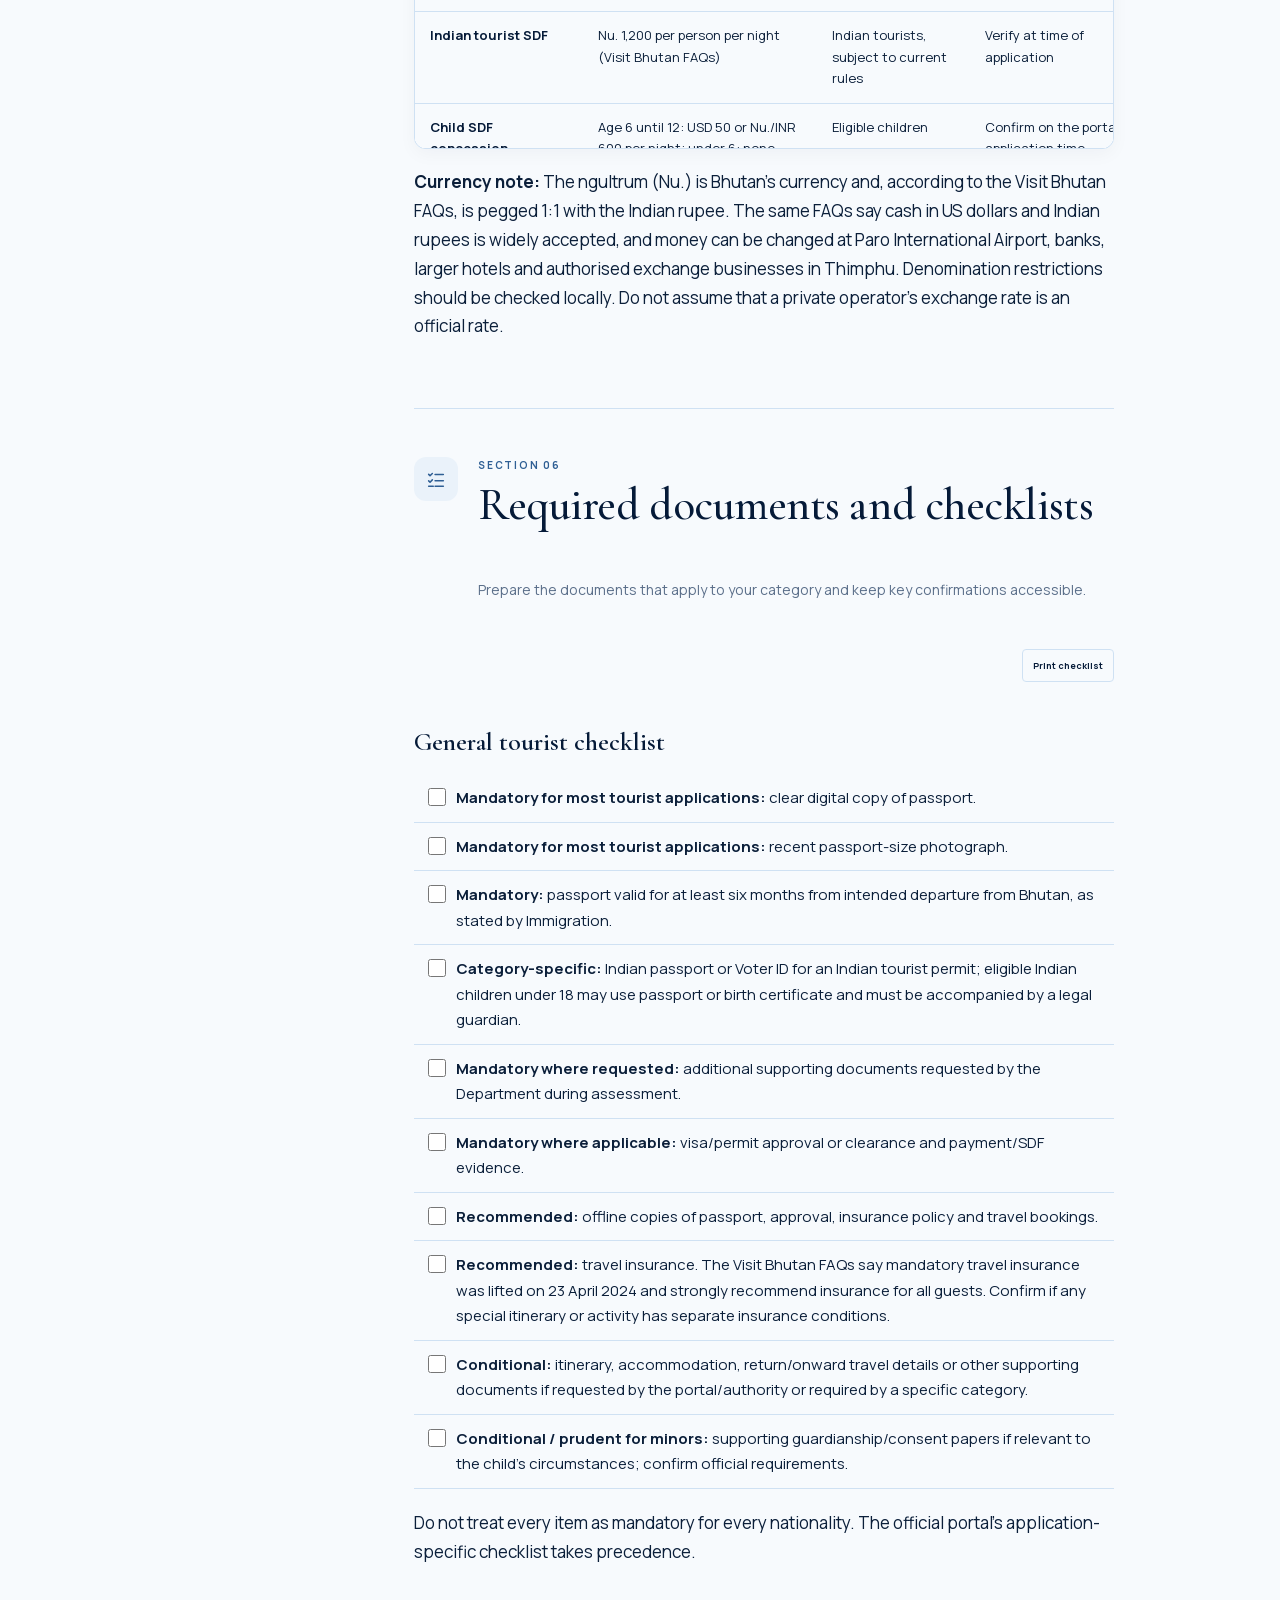
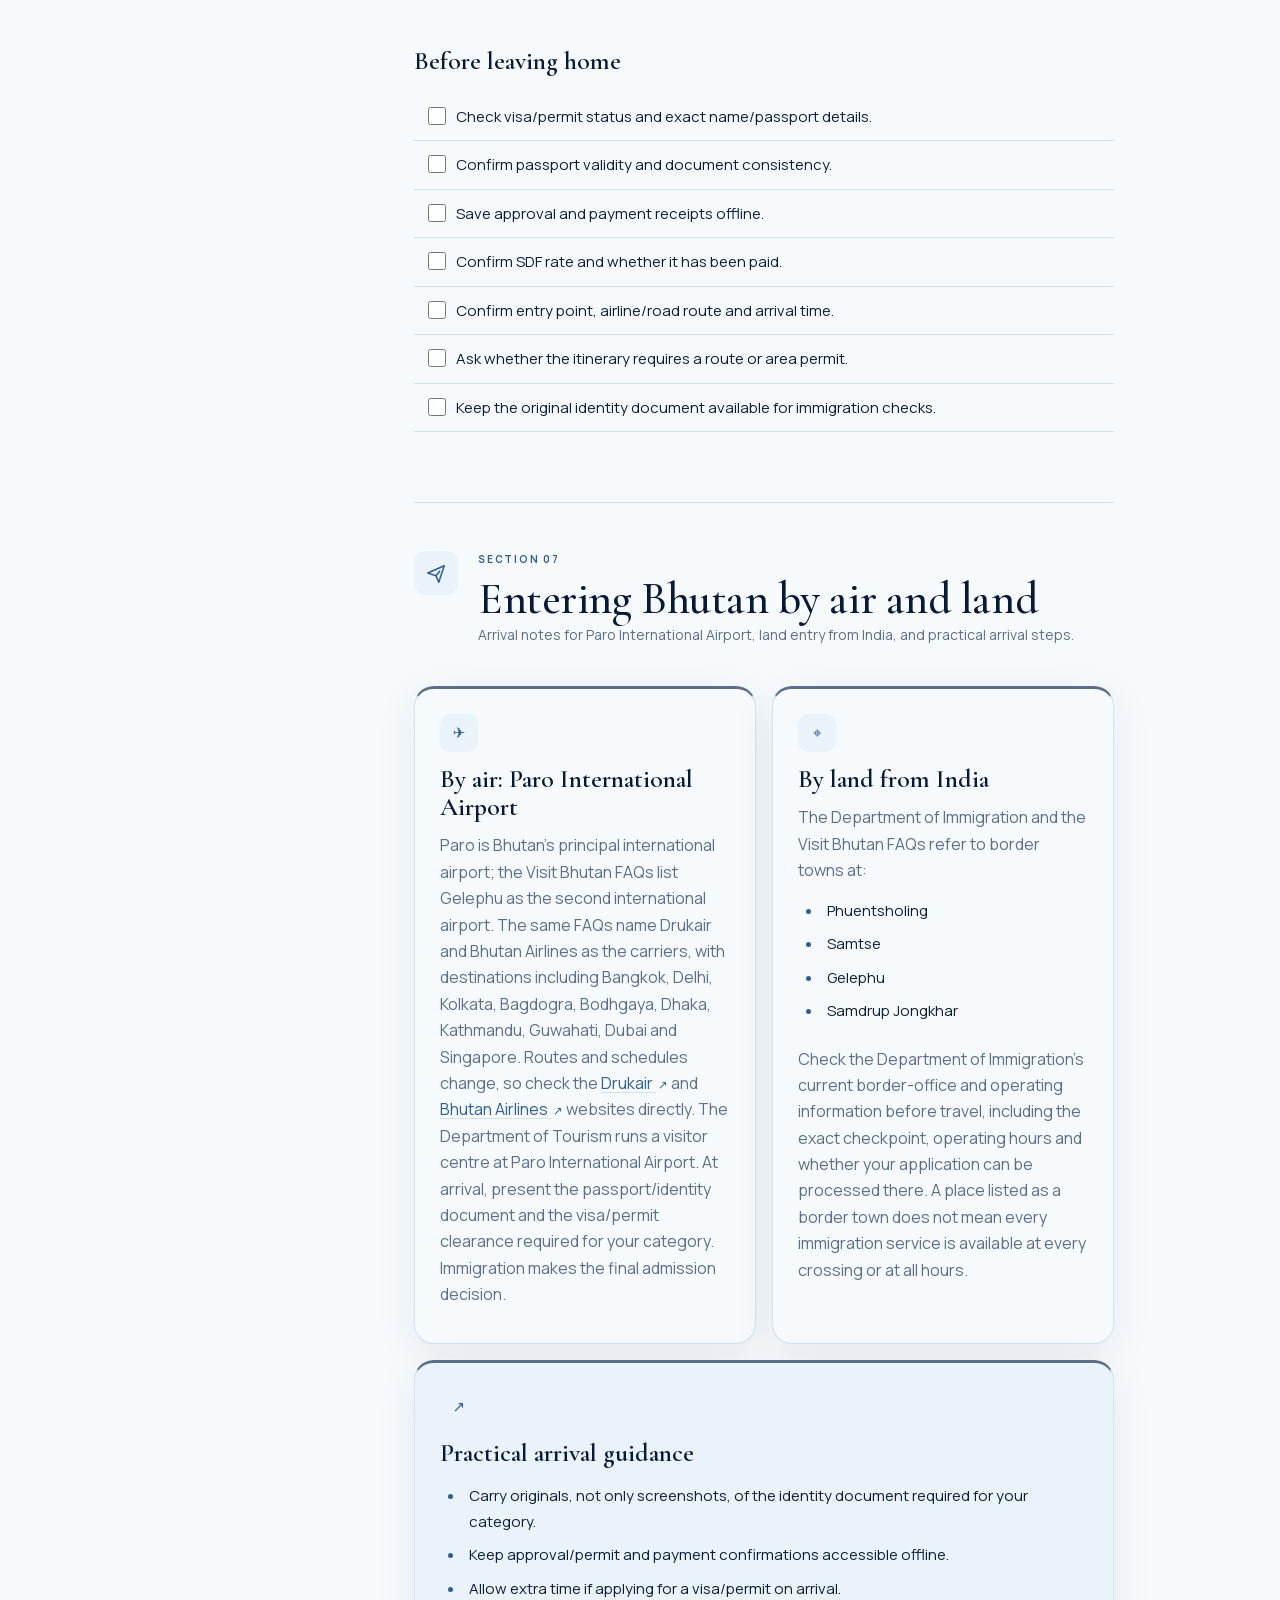
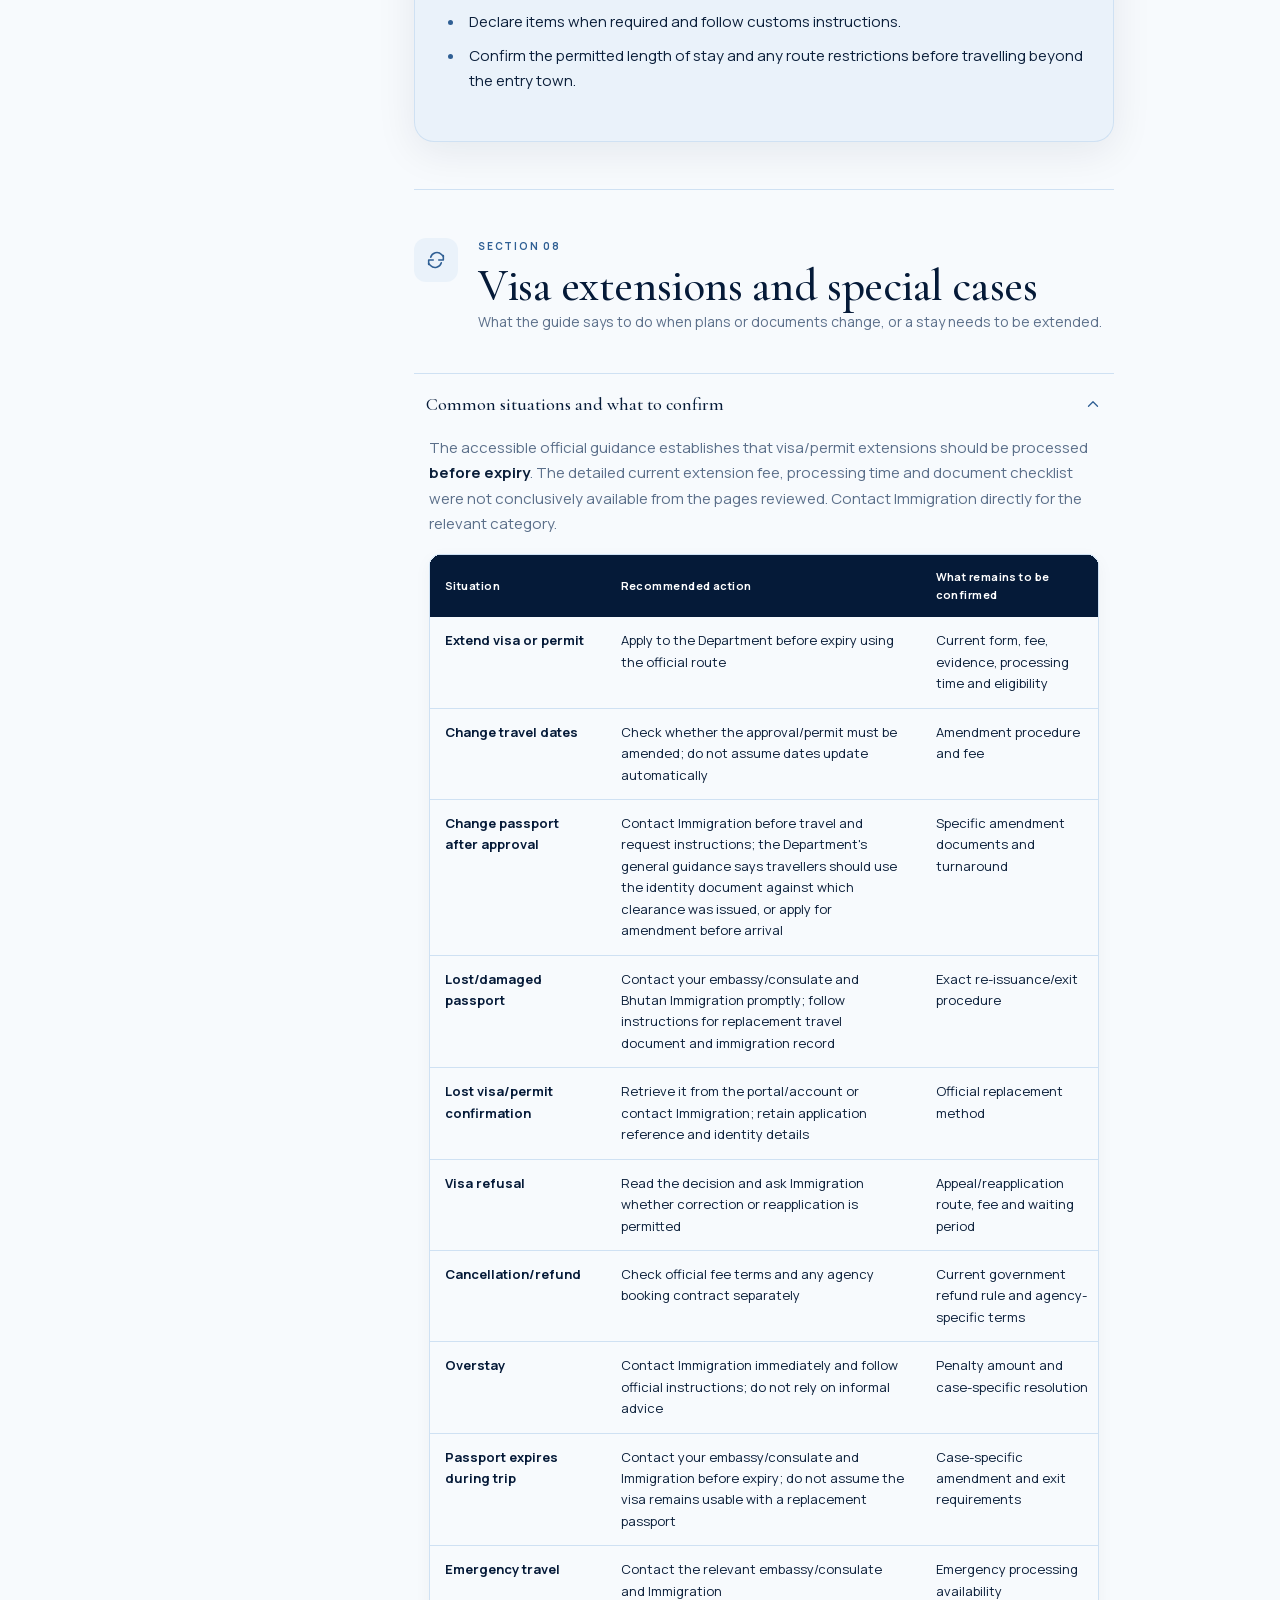
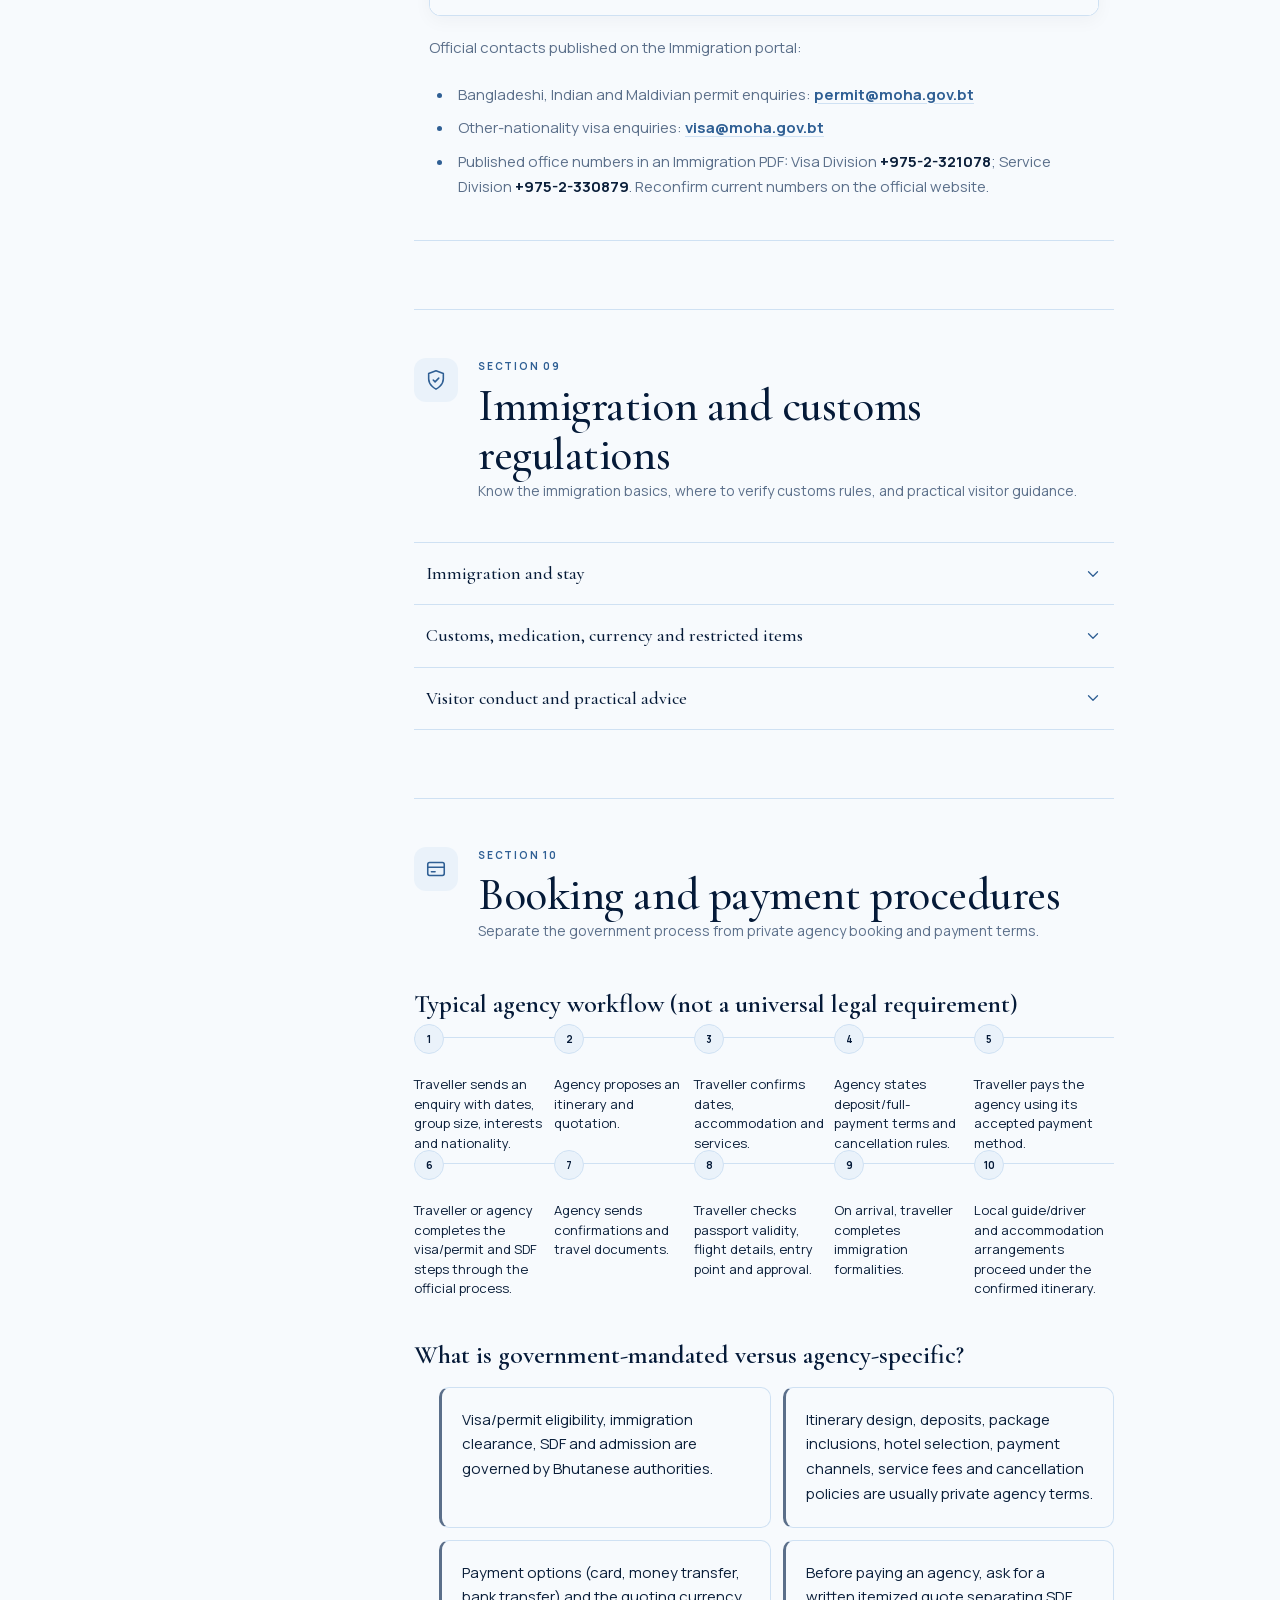
<file: travel-info.html>
<!doctype html>
<html lang="en" data-theme="light">
<head>
  <meta charset="utf-8">
  <meta name="viewport" content="width=device-width, initial-scale=1">
  <title>Bhutan Travel, Visa &amp; Immigration Guide | Himalaya Retreat</title>
  <meta name="description" content="Bhutan entry guide: visa and permit rules by nationality, the SDF, fees, documents, arrival, customs and official immigration contacts, from official sources.">
  <meta name="theme-color" content="#051A38">
  <!-- seo:start (root-relative URLs are made absolute by scripts/build.js) -->
  <link rel="canonical" href="/travel-info.html">
  <meta property="og:type" content="website">
  <meta property="og:site_name" content="Himalaya Mindfulness Retreat">
  <meta property="og:title" content="Bhutan Travel, Visa &amp; Immigration Guide | Himalaya Retreat">
  <meta property="og:description" content="Bhutan entry guide: visa and permit rules by nationality, the SDF, fees, documents, arrival, customs and official immigration contacts, from official sources.">
  <meta property="og:url" content="/travel-info.html">
  <meta property="og:image" content="/Image/og/og-default.jpg">
  <meta property="og:image:width" content="1200">
  <meta property="og:image:height" content="630">
  <meta property="og:image:alt" content="Himalaya Mindfulness Retreat logo with the line: Bhutan journeys, planned in Thimphu">
  <meta name="twitter:card" content="summary_large_image">
  <!-- seo:end -->
  <link rel="icon" href="favicon.ico" sizes="48x48">
  <link rel="icon" type="image/png" sizes="192x192" href="Image/Logo/icon-192.png">
  <link rel="apple-touch-icon" href="Image/Logo/apple-touch-icon.png">
  <link rel="manifest" href="site.webmanifest">
  <link rel="preload" href="fonts/manrope-latin.woff2" as="font" type="font/woff2" crossorigin>
  <link rel="preload" href="fonts/cormorant-latin.woff2" as="font" type="font/woff2" crossorigin>
  <link rel="stylesheet" href="fonts/fonts.css">
  <link rel="stylesheet" href="tokens.css">
  <link rel="stylesheet" href="styles.css">
  <link rel="stylesheet" href="travel-info.css">
  <link rel="stylesheet" href="theme.css">
  <script defer src="site.js"></script>
  <script defer src="travel-info-data.js"></script>
  <script defer src="travel-info.js"></script>
</head>
<body>
<a class="skip-link" href="#main">Skip to content</a>
<div id="reading-progress" aria-hidden="true"></div>
<div id="site-header"></div>
<div id="travel-tools"></div>
<main id="main"><noscript><div class="noscript-note"><p class="noscript-brand">Himalaya Mindfulness Retreat · Thimphu, Bhutan</p><p>This page needs JavaScript to show its content. You can still reach our team at <a href="mailto:himalayamindfulnessretreat@gmail.com">himalayamindfulnessretreat@gmail.com</a> or <a href="tel:+97517890334">+975 17890334</a>.</p><p><a href="index.html">Home</a> · <a href="packages.html">Journeys</a> · <a href="destinations.html">Destinations</a> · <a href="travel-info.html">Travel guide</a> · <a href="contact.html">Contact</a></p></div></noscript></main>
<div id="site-footer"></div>
<a class="whatsapp" href="https://wa.me/97517890304" target="_blank" rel="noopener"><svg viewBox="0 0 24 24" aria-hidden="true"><path d="M19.05 4.91A9.82 9.82 0 0 0 12.04 2C6.58 2 2.13 6.45 2.13 11.91c0 1.75.46 3.45 1.32 4.95L2 22l5.25-1.38a9.9 9.9 0 0 0 4.79 1.22h.01c5.46 0 9.91-4.45 9.91-9.91 0-2.65-1.03-5.14-2.91-7.02zm-7.01 15.24h-.01a8.2 8.2 0 0 1-4.18-1.15l-.3-.18-3.12.82.83-3.04-.2-.31a8.18 8.18 0 0 1-1.26-4.38c0-4.54 3.7-8.23 8.24-8.23 2.2 0 4.27.86 5.82 2.42a8.18 8.18 0 0 1 2.41 5.83c0 4.54-3.7 8.22-8.23 8.22zm4.52-6.16c-.25-.12-1.47-.72-1.69-.81-.23-.08-.39-.12-.56.12-.17.25-.64.81-.78.97-.14.17-.29.19-.54.06-.25-.12-1.05-.39-2-1.23-.74-.66-1.23-1.47-1.38-1.72-.14-.25-.02-.38.11-.51.11-.11.25-.29.37-.43.12-.14.17-.25.25-.41.08-.17.04-.31-.02-.43-.06-.12-.56-1.34-.76-1.84-.2-.48-.41-.42-.56-.43h-.48c-.17 0-.43.06-.66.31-.22.25-.86.85-.86 2.07 0 1.22.89 2.4 1.01 2.56.12.17 1.75 2.67 4.23 3.74.59.26 1.05.41 1.41.52.59.19 1.13.16 1.56.1.48-.07 1.47-.6 1.67-1.18.21-.58.21-1.07.14-1.18-.06-.11-.22-.17-.47-.29z"/></svg><span class="sr-only">WhatsApp +975 17890304 (opens in a new tab)</span></a><button class="back-top" type="button" aria-label="Back to top"><svg aria-hidden="true" viewBox="0 0 24 24"><path d="m6 14 6-6 6 6"/></svg></button>
</body>
</html>
</file>
<file: fonts/fonts.css>
/* Self-hosted Google Fonts (SIL Open Font License 1.1): Cormorant Garamond and Manrope, latin + latin-ext subsets. */
@font-face{font-family:'Cormorant Garamond';font-style:italic;font-weight:500;font-display:swap;src:url('cormorant-italic-latin-ext.woff2') format('woff2');unicode-range:U+0100-02BA, U+02BD-02C5, U+02C7-02CC, U+02CE-02D7, U+02DD-02FF, U+0304, U+0308, U+0329, U+1D00-1DBF, U+1E00-1E9F, U+1EF2-1EFF, U+2020, U+20A0-20AB, U+20AD-20C4, U+2113, U+2C60-2C7F, U+A720-A7FF}
@font-face{font-family:'Cormorant Garamond';font-style:italic;font-weight:500;font-display:swap;src:url('cormorant-italic-latin.woff2') format('woff2');unicode-range:U+0000-00FF, U+0131, U+0152-0153, U+02BB-02BC, U+02C6, U+02DA, U+02DC, U+0304, U+0308, U+0329, U+2000-206F, U+20AC, U+2122, U+2191, U+2193, U+2212, U+2215, U+FEFF, U+FFFD}
@font-face{font-family:'Cormorant Garamond';font-style:normal;font-weight:500;font-display:swap;src:url('cormorant-latin-ext.woff2') format('woff2');unicode-range:U+0100-02BA, U+02BD-02C5, U+02C7-02CC, U+02CE-02D7, U+02DD-02FF, U+0304, U+0308, U+0329, U+1D00-1DBF, U+1E00-1E9F, U+1EF2-1EFF, U+2020, U+20A0-20AB, U+20AD-20C4, U+2113, U+2C60-2C7F, U+A720-A7FF}
@font-face{font-family:'Cormorant Garamond';font-style:normal;font-weight:500;font-display:swap;src:url('cormorant-latin.woff2') format('woff2');unicode-range:U+0000-00FF, U+0131, U+0152-0153, U+02BB-02BC, U+02C6, U+02DA, U+02DC, U+0304, U+0308, U+0329, U+2000-206F, U+20AC, U+2122, U+2191, U+2193, U+2212, U+2215, U+FEFF, U+FFFD}
@font-face{font-family:'Cormorant Garamond';font-style:normal;font-weight:600;font-display:swap;src:url('cormorant-latin-ext.woff2') format('woff2');unicode-range:U+0100-02BA, U+02BD-02C5, U+02C7-02CC, U+02CE-02D7, U+02DD-02FF, U+0304, U+0308, U+0329, U+1D00-1DBF, U+1E00-1E9F, U+1EF2-1EFF, U+2020, U+20A0-20AB, U+20AD-20C4, U+2113, U+2C60-2C7F, U+A720-A7FF}
@font-face{font-family:'Cormorant Garamond';font-style:normal;font-weight:600;font-display:swap;src:url('cormorant-latin.woff2') format('woff2');unicode-range:U+0000-00FF, U+0131, U+0152-0153, U+02BB-02BC, U+02C6, U+02DA, U+02DC, U+0304, U+0308, U+0329, U+2000-206F, U+20AC, U+2122, U+2191, U+2193, U+2212, U+2215, U+FEFF, U+FFFD}
@font-face{font-family:'Cormorant Garamond';font-style:normal;font-weight:700;font-display:swap;src:url('cormorant-latin-ext.woff2') format('woff2');unicode-range:U+0100-02BA, U+02BD-02C5, U+02C7-02CC, U+02CE-02D7, U+02DD-02FF, U+0304, U+0308, U+0329, U+1D00-1DBF, U+1E00-1E9F, U+1EF2-1EFF, U+2020, U+20A0-20AB, U+20AD-20C4, U+2113, U+2C60-2C7F, U+A720-A7FF}
@font-face{font-family:'Cormorant Garamond';font-style:normal;font-weight:700;font-display:swap;src:url('cormorant-latin.woff2') format('woff2');unicode-range:U+0000-00FF, U+0131, U+0152-0153, U+02BB-02BC, U+02C6, U+02DA, U+02DC, U+0304, U+0308, U+0329, U+2000-206F, U+20AC, U+2122, U+2191, U+2193, U+2212, U+2215, U+FEFF, U+FFFD}
@font-face{font-family:'Manrope';font-style:normal;font-weight:400;font-display:swap;src:url('manrope-latin-ext.woff2') format('woff2');unicode-range:U+0100-02BA, U+02BD-02C5, U+02C7-02CC, U+02CE-02D7, U+02DD-02FF, U+0304, U+0308, U+0329, U+1D00-1DBF, U+1E00-1E9F, U+1EF2-1EFF, U+2020, U+20A0-20AB, U+20AD-20C4, U+2113, U+2C60-2C7F, U+A720-A7FF}
@font-face{font-family:'Manrope';font-style:normal;font-weight:400;font-display:swap;src:url('manrope-latin.woff2') format('woff2');unicode-range:U+0000-00FF, U+0131, U+0152-0153, U+02BB-02BC, U+02C6, U+02DA, U+02DC, U+0304, U+0308, U+0329, U+2000-206F, U+20AC, U+2122, U+2191, U+2193, U+2212, U+2215, U+FEFF, U+FFFD}
@font-face{font-family:'Manrope';font-style:normal;font-weight:500;font-display:swap;src:url('manrope-latin-ext.woff2') format('woff2');unicode-range:U+0100-02BA, U+02BD-02C5, U+02C7-02CC, U+02CE-02D7, U+02DD-02FF, U+0304, U+0308, U+0329, U+1D00-1DBF, U+1E00-1E9F, U+1EF2-1EFF, U+2020, U+20A0-20AB, U+20AD-20C4, U+2113, U+2C60-2C7F, U+A720-A7FF}
@font-face{font-family:'Manrope';font-style:normal;font-weight:500;font-display:swap;src:url('manrope-latin.woff2') format('woff2');unicode-range:U+0000-00FF, U+0131, U+0152-0153, U+02BB-02BC, U+02C6, U+02DA, U+02DC, U+0304, U+0308, U+0329, U+2000-206F, U+20AC, U+2122, U+2191, U+2193, U+2212, U+2215, U+FEFF, U+FFFD}
@font-face{font-family:'Manrope';font-style:normal;font-weight:600;font-display:swap;src:url('manrope-latin-ext.woff2') format('woff2');unicode-range:U+0100-02BA, U+02BD-02C5, U+02C7-02CC, U+02CE-02D7, U+02DD-02FF, U+0304, U+0308, U+0329, U+1D00-1DBF, U+1E00-1E9F, U+1EF2-1EFF, U+2020, U+20A0-20AB, U+20AD-20C4, U+2113, U+2C60-2C7F, U+A720-A7FF}
@font-face{font-family:'Manrope';font-style:normal;font-weight:600;font-display:swap;src:url('manrope-latin.woff2') format('woff2');unicode-range:U+0000-00FF, U+0131, U+0152-0153, U+02BB-02BC, U+02C6, U+02DA, U+02DC, U+0304, U+0308, U+0329, U+2000-206F, U+20AC, U+2122, U+2191, U+2193, U+2212, U+2215, U+FEFF, U+FFFD}
@font-face{font-family:'Manrope';font-style:normal;font-weight:700;font-display:swap;src:url('manrope-latin-ext.woff2') format('woff2');unicode-range:U+0100-02BA, U+02BD-02C5, U+02C7-02CC, U+02CE-02D7, U+02DD-02FF, U+0304, U+0308, U+0329, U+1D00-1DBF, U+1E00-1E9F, U+1EF2-1EFF, U+2020, U+20A0-20AB, U+20AD-20C4, U+2113, U+2C60-2C7F, U+A720-A7FF}
@font-face{font-family:'Manrope';font-style:normal;font-weight:700;font-display:swap;src:url('manrope-latin.woff2') format('woff2');unicode-range:U+0000-00FF, U+0131, U+0152-0153, U+02BB-02BC, U+02C6, U+02DA, U+02DC, U+0304, U+0308, U+0329, U+2000-206F, U+20AC, U+2122, U+2191, U+2193, U+2212, U+2215, U+FEFF, U+FFFD}
</file>
<file: tokens.css>
/* Himalaya Mindfulness Retreat — brand tokens (single source of truth).
   Load before every other stylesheet. Page stylesheets reference these variables only. */

/* Metric-matched fallbacks keep text from shifting while the web fonts load. */
@font-face{font-family:"Cormorant Garamond Fallback";src:local("Georgia");size-adjust:89%;ascent-override:104%;descent-override:32%;line-gap-override:0%}
@font-face{font-family:"Manrope Fallback";src:local("Arial");size-adjust:104%;ascent-override:102%;descent-override:29%;line-gap-override:0%}

:root{
  /* Colour */
  --color-midnight:#051A38;
  --color-abyss:#020D1F;
  --color-himalayan:#2F5F94;
  --color-glacier:#6CA0D2;
  --color-sky-wash:#CFE1F3;
  --color-mist:#EAF2FA;
  --color-snow:#F7FAFD;
  --color-saffron:#E8A33D;
  --color-saffron-deep:#C9871F;
  --color-ink:#0B1F3A;
  --color-slate:#5B6F8A;
  --color-success:#2E8B6E;
  --color-danger:#B8403A;
  --color-white:#FFFFFF;
  /* Saffron-deep measures 2.9:1 on Snow, so saffron text on light surfaces uses this instead (5.0:1 Snow, 4.7:1 Mist). */
  --color-saffron-ink:#96600D;
  --color-dark-text:#E6EEF8;

  /* Gradients */
  --grad-hero:linear-gradient(180deg,rgba(2,13,31,.15) 0%,rgba(5,26,56,.55) 55%,#051A38 100%);
  --grad-sky:linear-gradient(135deg,#051A38 0%,#2F5F94 55%,#6CA0D2 100%);
  --grad-dawn:linear-gradient(160deg,#051A38 0%,#2F5F94 50%,#6CA0D2 78%,#F3D9A8 100%);
  --grad-mist:linear-gradient(180deg,#F7FAFD 0%,#EAF2FA 100%);
  --grad-cta:linear-gradient(135deg,#F2B84F 0%,#E8A33D 50%,#C9871F 100%);
  --grad-text:linear-gradient(90deg,#6CA0D2 0%,#BFD9F2 50%,#F2B84F 100%);
  --grad-glass:linear-gradient(135deg,rgba(255,255,255,.14),rgba(255,255,255,.04));
  /* Abyss scrims keep white and #CFE1F3 text at AA on Sky/Dawn. Dawn's peach corner stays clear, so keep text out of it. */
  --grad-scrim-sky:linear-gradient(135deg,rgba(2,13,31,0) 0%,rgba(2,13,31,.42) 55%,rgba(2,13,31,.7) 100%);
  --grad-scrim-dawn:linear-gradient(160deg,rgba(2,13,31,0) 0%,rgba(2,13,31,.3) 45%,rgba(2,13,31,.12) 75%,rgba(2,13,31,0) 100%);
  --surface-sky:var(--grad-scrim-sky),var(--grad-sky);
  --surface-dawn:var(--grad-scrim-dawn),var(--grad-dawn);
  --grad-overlay-left:linear-gradient(90deg,color-mix(in srgb,var(--color-abyss) 82%,transparent),color-mix(in srgb,var(--color-abyss) 42%,transparent) 60%,transparent);
  --grad-overlay-bottom:linear-gradient(0deg,color-mix(in srgb,var(--color-abyss) 40%,transparent),transparent 62%);
  --grad-photo-overlay:var(--grad-overlay-left),var(--grad-overlay-bottom);
  --grad-image-shade:linear-gradient(180deg,color-mix(in srgb,var(--color-abyss) 24%,transparent),transparent 35%,color-mix(in srgb,var(--color-abyss) 70%,transparent));
  --grad-glacier-glow:radial-gradient(circle,color-mix(in srgb,var(--color-glacier) 20%,transparent),transparent 70%);
  --grad-atmosphere:radial-gradient(ellipse at 20% 78%,color-mix(in srgb,var(--color-glacier) 22%,transparent) 0,transparent 39%),radial-gradient(ellipse at 77% 36%,color-mix(in srgb,var(--color-sky-wash) 18%,transparent) 0,transparent 40%);
  --grad-cursor-glow:radial-gradient(circle at var(--glow-x,50%) var(--glow-y,50%),color-mix(in srgb,var(--color-glacier) 16%,transparent) 0,transparent 34%);
  --grad-shimmer:linear-gradient(110deg,transparent 0%,rgba(255,255,255,.55) 48%,transparent 100%);

  /* Typography */
  --font-display:"Cormorant Garamond","Cormorant Garamond Fallback",Georgia,serif;
  --font-body:"Manrope","Manrope Fallback",system-ui,sans-serif;
  --font-size-hero:clamp(2.75rem,7vw,6.5rem);
  --font-size-h1:clamp(2.25rem,5vw,4.25rem);
  --font-size-h2:clamp(1.75rem,3.5vw,3rem);
  --font-size-h3:clamp(1.25rem,2vw,1.75rem);
  --font-size-body:clamp(1rem,.35vw + .95rem,1.125rem);
  --line-height-heading:1.1;
  --line-height-body:1.65;
  --tracking-eyebrow:.18em;

  /* Shape, depth, focus */
  --radius-pill:999px;
  --radius-card:20px;
  --shadow-card:0 10px 40px rgba(5,26,56,.08);
  --shadow-card-hover:0 18px 50px rgba(5,26,56,.14);
  --shadow-cta-glow:0 10px 30px rgba(232,163,61,.35);
  --surface-shadow:var(--shadow-card);
  --surface-shadow-hover:var(--shadow-card-hover);
  --focus-ring:0 0 0 4px rgba(108,160,210,.25);
  --focus-outline:2px solid var(--color-glacier);
  --focus-offset:2px;

  /* Legacy aliases used by existing page stylesheets */
  --green:var(--color-midnight);
  --green2:var(--color-himalayan);
  --sage:var(--color-mist);
  --gold:var(--color-saffron);
  --cream:var(--color-mist);
  --ink:var(--color-ink);
  --muted:var(--color-slate);
  --line:var(--color-sky-wash);
  --serif:var(--font-display);
  --sans:var(--font-body);
  --max:1240px;

  /* Dark palette (only the Travel Information page supports dark mode) */
  --dark-bg:var(--color-abyss);
  --dark-surface:var(--color-midnight);
  --dark-text:#E6EEF8;
  --dark-line:color-mix(in srgb,var(--color-glacier) 22%,transparent);
}
</file>
<file: styles.css>
*{box-sizing:border-box}html{scroll-behavior:smooth}body{margin:0;color:var(--ink);font-family:var(--sans);font-size:var(--font-size-body);line-height:var(--line-height-body);background:var(--color-snow)}img{display:block;max-width:100%;object-fit:cover}a{color:inherit;text-decoration:none}button,input,select,textarea{font:inherit}button,a,select{ -webkit-tap-highlight-color:transparent}button{cursor:pointer}.skip-link{position:absolute;left:-999px;top:10px;z-index:100;background:var(--color-snow);padding:12px}.skip-link:focus{left:10px}.sr-only{position:absolute;width:1px;height:1px;padding:0;margin:-1px;overflow:hidden;clip:rect(0,0,0,0);white-space:nowrap;border:0}.header{height:88px;padding:0 max(calc((100vw - var(--max))/2),5vw);display:flex;align-items:center;justify-content:space-between;gap:24px;background:var(--color-snow);position:sticky;top:0;z-index:20;box-shadow:0 5px 24px color-mix(in srgb,var(--color-ink) 4.71%,transparent)}.brand{display:flex;gap:10px;align-items:center;flex:none}.brand-mark{display:grid;place-items:center;width:37px;height:37px;border-radius:50%;background:var(--green);color:var(--gold);font-size:21px}.brand b{display:block;font-size:15px;letter-spacing:.06em;line-height:1.2}.brand small{display:block;font-size:9px;letter-spacing:.18em;color:var(--muted);line-height:1.5}.nav{display:flex;align-items:center;gap:clamp(12px,1.6vw,25px)}.nav a{font-size:11px;font-weight:600;color:var(--color-ink);white-space:nowrap}.nav a:hover,.nav a[aria-current=page]{color:var(--color-saffron-ink)}.nav a[aria-current=page]{position:relative}.nav a[aria-current=page]:after{content:'';position:absolute;bottom:-9px;left:0;width:100%;height:1px;background:var(--gold)}.button{display:inline-flex;align-items:center;justify-content:center;gap:17px;padding:15px 23px;background:var(--grad-cta);color:var(--color-midnight);border:1px solid transparent;border-radius:var(--radius-pill);font-size:12px;font-weight:700;letter-spacing:.01em;transition:transform .25s,box-shadow .25s,background-position .25s}.button:hover{transform:translateY(-2px);box-shadow:var(--shadow-cta-glow)}.button span{font-size:16px}.button-small{padding:12px 15px;font-size:11px;white-space:nowrap}.menu-toggle{display:none;border:0;background:none;color:var(--green);font-size:25px}.home-hero{height:min(740px,calc(100vh - 88px));min-height:570px;position:relative;background-image:var(--hero-image);background-position:center 48%;background-size:cover;color:var(--color-snow)}.home-shade,.page-hero-shade{position:absolute;inset:0;background:var(--grad-hero)}.hero-content{position:absolute;left:max(calc((100vw - var(--max))/2),9vw);top:50%;transform:translateY(-48%);max-width:610px}.eyebrow{font-size:10px;font-weight:700;letter-spacing:var(--tracking-eyebrow);text-transform:uppercase;color:var(--color-himalayan);display:block}.eyebrow-light{color:var(--color-glacier)}.hero-content h1{font:500 clamp(56px,7.2vw,94px)/1.04 var(--serif);letter-spacing:-.04em;margin:19px 0}.hero-content h1 i,h1 i,h2 i{font-weight:500;color:var(--color-saffron)}.hero-content p{font-size:16px;max-width:445px;line-height:1.8;color:var(--color-mist);margin:0 0 29px}.hero-actions{display:flex;gap:12px}.button-outline{background:transparent;border:1.5px solid var(--color-glacier);color:var(--color-white)}.button-outline:hover{background:var(--color-glacier);color:var(--color-midnight)}.hero-caption{position:absolute;right:5vw;bottom:34px;display:flex;gap:30px;font-size:9px;letter-spacing:.12em;text-transform:uppercase}.hero-scroll{position:absolute;left:5vw;bottom:34px;letter-spacing:.16em;font-size:9px}.hero-scroll span{margin-left:10px;color:var(--gold)}.trip-search{position:relative;z-index:3;max-width:1080px;margin:-39px auto 0;background:var(--color-white);border:1px solid var(--color-sky-wash);border-radius:var(--radius-card);box-shadow:var(--shadow-card);padding:18px 23px;display:grid;grid-template-columns:1fr 1fr .8fr auto;gap:0;align-items:center}.search-field{padding:4px 22px;border-right:1px solid var(--line)}.search-field:first-child{padding-left:0}.search-field label,.package-filters label{display:block;text-transform:uppercase;font-size:9px;font-weight:700;letter-spacing:.14em;color:var(--muted)}.search-field select{border:0;padding:4px 0 0;width:100%;color:var(--ink);font-weight:600;font-size:13px;outline:none;background:var(--color-white)}.search-button{margin-left:19px;padding:14px 20px}.section{max-width:var(--max);margin:0 auto;padding:104px 34px}.intro-section{display:grid;grid-template-columns:1.1fr .8fr;align-items:end;gap:80px;padding-top:107px;padding-bottom:88px}.section h2,.why-copy h2,.travel-aside h2,.contact-details h2{font:500 clamp(36px,4vw,54px)/1.16 var(--serif);letter-spacing:-.03em;color:var(--green);margin:14px 0}.section h2 i,.why-copy h2 i,.travel-aside h2 i,.contact-details h2 i{color:var(--color-saffron-ink)}.intro-note{max-width:435px}.intro-note p,.section-heading>p{color:var(--muted);font-size:14px;line-height:1.85;margin:0 0 17px}.text-link{display:inline-block;color:var(--color-himalayan);font-size:11px;font-weight:700;border-bottom:1px solid var(--color-sky-wash);padding-bottom:4px;transition:border-color .2s,color .2s}.text-link:hover{border-bottom-color:currentColor}.section-heading{display:flex;align-items:end;justify-content:space-between;gap:30px;margin-bottom:34px}.section-heading>p{max-width:370px;margin-bottom:8px}.destinations-section{padding-top:60px}.destination-grid{display:grid;grid-template-columns:repeat(4,1fr);gap:19px}.destination-card{min-width:0}.destination-image{display:block;position:relative;height:285px;overflow:hidden;background:var(--sage)}.destination-image img,.card-image img,.category-photo img,.team-grid img{width:100%;height:100%;transition:transform .6s}.destination-card:hover img,.package-card:hover .card-image img,.category-card:hover img{transform:scale(1.045)}.destination-arrow,.image-arrow{position:absolute;right:14px;bottom:14px;width:35px;height:35px;background:var(--color-snow);color:var(--green);border-radius:50%;display:grid;place-items:center}.destination-info{padding:19px 1px}.destination-info h3,.package-info h3{font:500 24px var(--serif);color:var(--green);margin:4px 0}.destination-info p,.package-info>p{font-size:12px;color:var(--muted);line-height:1.75;min-height:43px;margin:8px 0 13px}.destination-info .eyebrow{font-size:8px}.category-band{position:relative;background:var(--surface-sky);padding:77px max(calc((100vw - var(--max))/2 + 34px),6vw) 86px;color:var(--color-snow)}.category-band .section-heading h2{color:var(--color-snow)}.category-row{display:grid;grid-template-columns:repeat(5,1fr);border-top:1px solid color-mix(in srgb,var(--color-snow) 18.82%,transparent)}.category-row>a{position:relative;min-height:160px;padding:25px 20px 20px 0;border-right:1px solid color-mix(in srgb,var(--color-snow) 18.82%,transparent);display:flex;flex-direction:column}.category-row>a:not(:first-child){padding-left:24px}.category-row>a:last-child{border:0}.category-icon{font-size:25px;color:var(--gold);margin-bottom:11px}.category-row b{font:500 19px var(--serif)}.category-row small{font-size:10px;color:var(--color-sky-wash);margin-top:3px}.category-link{position:absolute;right:20px;top:28px;color:var(--gold)}.text-link-light{color:var(--color-white);border-color:var(--color-glacier)}.text-link-light:hover{color:var(--color-glacier)}.packages-section{padding-top:98px;padding-bottom:94px}.package-grid{display:grid;grid-template-columns:repeat(3,1fr);gap:22px}.package-card{border:1px solid var(--color-dark-text);background:var(--color-snow);min-width:0}.card-image{height:258px;display:block;position:relative;overflow:hidden;background:var(--sage)}.image-tag{position:absolute;left:13px;top:14px;padding:6px 11px;background:var(--color-mist);border-radius:var(--radius-pill);font-size:9px;font-weight:700;letter-spacing:.06em;color:var(--color-himalayan)}.image-arrow{width:31px;height:31px}.package-info{padding:19px 20px 16px}.card-meta{display:flex;justify-content:space-between;gap:10px;color:var(--color-slate);font-size:9px}.package-info h3{font-size:22px;margin-top:12px}.package-info h3 a:hover,.destination-info h3 a:hover{color:var(--color-himalayan)}.package-info>p{min-height:44px;margin-bottom:20px}.card-bottom{border-top:1px solid var(--line);padding-top:13px;display:flex;justify-content:space-between;align-items:center}.card-bottom b{font-size:14px;color:var(--color-saffron-ink)}.card-bottom small,.fineprint{font-size:9px;color:var(--color-slate);font-weight:400}.card-bottom .text-link{font-size:10px}.fineprint{line-height:1.7;margin:18px 0 0}.why-section{background:var(--grad-mist);display:grid;grid-template-columns:1fr 1fr;min-height:620px}.why-image{position:relative;min-height:620px}.why-image img{width:100%;height:100%;position:absolute;inset:0}.photo-note{position:absolute;bottom:28px;left:28px;background:var(--color-snow);padding:11px 15px;color:var(--green);font:italic 14px var(--serif)}.why-copy{padding:86px max(calc((100vw - var(--max))/2),7vw) 75px 7vw}.why-copy h2{margin-bottom:28px}.usp-list>div{display:flex;gap:17px;padding:16px 0;border-top:1px solid var(--color-sky-wash)}.usp-list>div>span{font-size:10px;color:var(--color-saffron-ink);padding-top:4px}.usp-list h3{font:500 18px var(--serif);color:var(--green);margin:0}.usp-list p{font-size:11px;color:var(--muted);margin:3px 0 0}.why-copy>.text-link{margin-top:20px}.quote-section{padding:100px 20px 83px;text-align:center;background:var(--color-snow);position:relative}.quote-section blockquote{font:500 clamp(28px,3.6vw,43px)/1.35 var(--serif);color:var(--green);max-width:800px;margin:0 auto 20px}.quote-mark{font:90px/.8 var(--serif);color:var(--color-saffron-ink);margin-top:16px}.quote-by{font-size:9px;letter-spacing:.15em;color:var(--color-slate)}.quote-by span{color:var(--color-saffron-ink);padding:0 7px}.quote-controls{display:flex;justify-content:center;align-items:center;gap:18px;margin-top:30px;font-size:10px}.quote-controls button{border:1.5px solid var(--color-himalayan);background:transparent;width:32px;height:32px;border-radius:50%;color:var(--color-himalayan);transition:background .2s,color .2s}.quote-controls button:hover{background:var(--color-himalayan);color:var(--color-white)}.quote-controls i{color:var(--color-saffron-ink);padding:0 5px}.placeholder-note{font-size:9px;color:var(--color-slate);display:block;margin-top:12px}.gallery-section{max-width:var(--max);margin:auto;padding:86px 34px 98px}.gallery-grid{display:grid;grid-template-columns:1.25fr 1fr 1fr 1fr 1fr;gap:11px;height:210px;overflow:hidden}.gallery-grid img{width:100%;height:100%;min-width:0}.cta-banner{background:var(--surface-dawn);color:var(--color-snow);max-width:var(--max);margin:0 auto 0;padding:62px 8%;position:relative;overflow:hidden;display:flex;align-items:center;justify-content:space-between}.cta-banner h2,.credentials h2{font:500 clamp(35px,4vw,49px)/1.18 var(--serif);margin:12px 0;color:var(--color-snow)}.cta-banner h2 i,.credentials h2 i{color:var(--color-saffron)}.cta-banner p,.credentials p{color:var(--color-sky-wash);font-size:13px;max-width:480px;margin-bottom:24px}.cta-orb{position:absolute;right:12%;font-size:245px;color:color-mix(in srgb,var(--color-snow) 3.92%,transparent);line-height:1}.footer{position:relative;overflow:hidden;background:var(--surface-sky);color:var(--color-sky-wash);padding:65px max(calc((100vw - var(--max))/2 + 34px),6vw) 20px}.footer-top{display:grid;grid-template-columns:1.15fr .7fr 1fr 1.15fr;gap:45px;padding-bottom:46px}.brand-light .brand-mark{background:var(--color-saffron);color:var(--green)}.brand-light small{color:var(--color-sky-wash)}.footer-brand>p,.footer-top>div>p{font-size:14px;color:var(--color-sky-wash);line-height:1.8;margin:17px 0}.footer-top h3{font-size:13px;color:var(--color-snow);letter-spacing:.08em;margin:4px 0 15px}.footer-top>div>a:not(.brand){display:block;font-size:14px;color:var(--color-sky-wash);padding:6px 0;transition:color .2s}.footer-top>div>a:not(.brand):hover{color:var(--color-glacier)}.footer em{font-style:normal;color:var(--color-sky-wash);font-size:9px;display:block}.socials{display:flex;gap:8px}.socials a{border:1px solid color-mix(in srgb,var(--color-glacier) 50%,transparent);width:27px;height:27px;border-radius:50%;display:grid;place-items:center;font-size:10px}.footer-bottom{border-top:1px solid color-mix(in srgb,var(--color-snow) 15.29%,transparent);padding-top:17px;display:flex;justify-content:space-between;color:var(--color-sky-wash);font-size:12px;gap:16px;flex-wrap:wrap}.footer-bottom i{font-style:normal;color:var(--color-saffron)}.whatsapp{position:fixed;right:22px;bottom:20px;z-index:14;background:var(--grad-cta);color:var(--color-midnight);border-radius:var(--radius-pill);padding:12px 17px;box-shadow:0 6px 22px color-mix(in srgb,var(--color-abyss) 13.33%,transparent);font-size:12px;font-weight:600}.whatsapp:first-letter{font-size:15px}.page-hero{height:390px;position:relative;background-image:var(--hero-image);background-position:center 47%;background-size:cover;color:var(--color-snow)}.page-hero-shade{background:var(--grad-photo-overlay)}.page-hero-content{position:absolute;left:max(calc((100vw - var(--max))/2),7vw);top:50%;transform:translateY(-42%);max-width:680px}.breadcrumbs{font-size:12px;color:var(--color-dark-text);margin-bottom:28px;letter-spacing:.04em}.breadcrumbs span{padding:0 7px;color:var(--color-saffron)}.page-hero h1{font:500 clamp(43px,5.2vw,67px)/1.1 var(--serif);letter-spacing:-.03em;margin:10px 0 12px}.page-hero p{font-size:14px;color:var(--color-dark-text);max-width:510px;margin:0}.story-layout{display:grid;grid-template-columns:1fr 1fr;gap:90px;padding-top:100px;padding-bottom:100px}.prose{color:var(--color-slate);font-size:13px;line-height:1.9}.prose p{margin:0 0 18px}.prose .lead{font:500 21px/1.55 var(--serif);color:var(--green)}.stats-band{background:var(--surface-sky);color:var(--color-white);display:grid;grid-template-columns:repeat(4,1fr);padding:46px max(calc((100vw - var(--max))/2 + 34px),6vw);position:relative}.stats-band>div{padding:5px 20px;border-right:1px solid color-mix(in srgb,var(--color-snow) 21.18%,transparent);display:flex;flex-direction:column}.stats-band>div:first-child{padding-left:0}.stats-band>div:nth-child(4){border:0}.stats-band strong{font:500 39px var(--serif);color:var(--color-saffron)}.stats-band>div span{font-size:10px;color:var(--color-sky-wash)}.stats-band>.placeholder-note{position:absolute;bottom:7px;left:0;right:0;text-align:center;color:var(--color-sky-wash)}.values-section{padding-top:95px;padding-bottom:88px}.value-grid{display:grid;grid-template-columns:repeat(3,1fr);gap:35px}.value-grid article{padding:24px 25px;border-top:1px solid var(--color-sky-wash);background:var(--color-snow)}.value-grid article>span{color:var(--color-saffron-ink);font-size:10px}.value-grid h3,.team-grid h3{font:500 23px var(--serif);color:var(--green);margin:15px 0 7px}.value-grid p{font-size:12px;color:var(--muted);margin:0}.team-section{padding-top:30px;padding-bottom:105px}.team-grid{display:grid;grid-template-columns:repeat(3,1fr);gap:22px}.team-grid img{height:300px;background:var(--sage)}.team-grid h3{font-size:21px;margin:14px 0 0}.team-grid p{font-size:10px;color:var(--muted);margin:2px 0}.team-grid p span{color:var(--color-slate)}.credentials{background:var(--surface-sky);padding:70px max(calc((100vw - var(--max))/2 + 34px),7vw);color:var(--color-snow)}.credentials p{margin:0 0 28px}.credential-logos{border-top:1px solid color-mix(in srgb,var(--color-snow) 18.82%,transparent);padding-top:23px;display:flex;gap:65px;color:var(--color-dark-text);font:600 11px var(--sans);letter-spacing:.12em}.credential-logos small{font-size:8px;color:var(--color-sky-wash);letter-spacing:.1em}.destination-filters,.package-filters{display:flex;align-items:end;gap:10px;margin:0 0 27px}.filter{border:1px solid transparent;background:var(--color-mist);border-radius:var(--radius-pill);color:var(--color-himalayan);font-weight:600;padding:9px 16px;font-size:10px;transition:background .2s,color .2s}.filter.active,.filter:hover{background:var(--color-himalayan);border-color:var(--color-himalayan);color:var(--color-white)}.filter-grid{row-gap:20px}.category-cards{display:grid;grid-template-columns:repeat(3,1fr);gap:22px}.category-card{border:1px solid var(--color-dark-text);background:var(--color-snow)}.category-photo{position:relative;height:220px;overflow:hidden}.category-photo>span{position:absolute;left:14px;bottom:13px;background:var(--color-snow);border-radius:50%;width:40px;height:40px;display:grid;place-items:center;color:var(--green);font-size:20px}.category-card>div+div{padding:17px 19px 20px}.category-card small{font-size:9px;font-weight:700;color:var(--color-himalayan);text-transform:uppercase;letter-spacing:.1em}.category-card h3{font:500 23px var(--serif);color:var(--green);margin:4px 0}.category-card p{font-size:11px;color:var(--muted);line-height:1.7;min-height:56px}.package-filters{background:var(--color-white);border:1px solid var(--color-sky-wash);border-radius:var(--radius-card);padding:17px 20px;justify-content:flex-start}.package-filters label{min-width:170px;padding-right:16px}.package-filters select{display:block;width:100%;border:0;background:transparent;color:var(--green);font-size:12px;font-weight:600;padding:5px 0;outline:0}.travel-layout{display:grid;grid-template-columns:.72fr 1.28fr;gap:85px}.travel-aside p{font-size:12px;color:var(--muted);line-height:1.8}.accordion{border-top:1px solid var(--line)}.accordion:last-of-type{border-bottom:1px solid var(--line)}.accordion summary{cursor:pointer;list-style:none;display:flex;align-items:center;gap:18px;padding:18px 3px;color:var(--green);font:500 17px var(--serif)}.accordion summary::-webkit-details-marker{display:none}.accordion summary>span{font:700 9px var(--sans);letter-spacing:.08em;color:var(--color-himalayan);min-width:35px}.accordion summary>b{margin-left:auto;font:400 20px var(--sans);color:var(--color-himalayan)}.accordion[open] summary>b{transform:rotate(45deg)}.accordion>div{padding:0 38px 14px 55px}.accordion>div p{font-size:12px;color:var(--muted);line-height:1.8;margin:0}.travel-layout .fineprint{margin:20px 0}.contact-layout{display:grid;grid-template-columns:.85fr 1.15fr;gap:85px;padding-top:85px;padding-bottom:80px}.contact-details>p{color:var(--muted);font-size:13px;max-width:370px;margin:20px 0 28px}.contact-item{display:flex;gap:15px;margin:19px 0}.contact-item>span{color:var(--color-himalayan);font-size:20px;width:22px}.contact-item small{display:block;color:var(--color-slate);font-size:8px;letter-spacing:.14em;font-weight:700}.contact-item a,.contact-item b{display:block;color:var(--green);font-size:12px;font-weight:600}.contact-item em{display:block;font-style:normal;color:var(--color-slate);font-size:9px}.map-placeholder{margin-top:27px;height:145px;border:1px solid var(--color-sky-wash);border-radius:var(--radius-card);background:var(--grad-mist);display:grid;align-content:center;justify-items:center;color:var(--green);gap:4px}.map-placeholder>span{font-size:22px;color:var(--color-himalayan)}.map-placeholder b{font-size:11px}.map-placeholder small{font-size:9px;color:var(--color-slate)}.contact-form{background:var(--color-white);border:1px solid var(--color-sky-wash);border-radius:var(--radius-card);box-shadow:var(--shadow-card);padding:32px 34px}.contact-form h3{font:500 27px var(--serif);color:var(--green);margin:0}.contact-form>p{font-size:11px;color:var(--muted);margin:4px 0 20px}.contact-form label{display:block;font-size:9px;color:var(--color-ink);font-weight:700;margin:0 0 13px}.form-row{display:grid;grid-template-columns:1fr 1fr;gap:15px}.contact-form input,.contact-form select,.contact-form textarea{display:block;width:100%;padding:11px 12px;background:var(--color-white);border:1px solid var(--color-sky-wash);border-radius:10px;color:var(--color-ink);font-size:11px;margin-top:5px;resize:vertical}.contact-form input::placeholder,.contact-form textarea::placeholder{color:var(--color-slate)}.contact-form .button{margin-top:3px}.contact-form .form-note{font-size:13px;color:var(--color-slate);line-height:1.6;margin-top:12px}.contact-faq{padding-top:20px;padding-bottom:100px}.contact-faq h2{margin-bottom:30px}.faq-row{display:grid;grid-template-columns:repeat(3,1fr);gap:30px}.faq-row article{border-top:1px solid var(--line);padding-top:14px}.faq-row h3{font:500 18px var(--serif);color:var(--green);margin:0 0 6px}.faq-row p{font-size:11px;color:var(--muted);line-height:1.8}.detail-layout{display:grid;grid-template-columns:1fr 310px;gap:80px;align-items:start}.detail-layout .prose h2{font:500 39px var(--serif);color:var(--green);margin:10px 0 19px}.detail-layout .prose h3{font:500 21px var(--serif);color:var(--green);margin:32px 0 12px}.prose ul{padding-left:20px}.prose li{padding:3px 0}.booking-card{background:var(--color-white);border:1px solid var(--line);border-radius:var(--radius-card);box-shadow:var(--shadow-card);padding:24px;position:sticky;top:110px}.booking-card h3{font:500 25px var(--serif);color:var(--green);margin:8px 0}.booking-card>p{font-size:11px;color:var(--muted);line-height:1.7}.booking-price{font:600 23px var(--serif);color:var(--color-saffron-ink);padding:13px 0;border-top:1px solid var(--line);border-bottom:1px solid var(--line)}.booking-price small{font:400 10px var(--sans);color:var(--muted)}.booking-card .button{width:100%;margin:17px 0 14px;font-size:10px}.booking-card>.text-link{font-size:9px}.booking-note{border-top:1px solid var(--line);margin-top:20px;padding-top:14px;color:var(--color-slate);font-size:10px;line-height:2}.booking-note:first-letter{color:var(--color-himalayan)}.booking-enquiry{margin:14px 0}.booking-enquiry label{display:block;font-size:9px;font-weight:700;color:var(--color-slate);margin:10px 0}.booking-enquiry input{width:100%;display:block;margin-top:4px;padding:9px;background:var(--color-white);border:1px solid var(--line);border-radius:10px;font-size:10px}.booking-enquiry .button{margin:6px 0 4px}.booking-status{font-size:8px;color:var(--color-slate);line-height:1.5;display:block}.pricing-table{border-top:1px solid var(--line);font-size:11px}.pricing-table>div{display:flex;justify-content:space-between;gap:15px;padding:11px 0;border-bottom:1px solid var(--line)}.pricing-table span{color:var(--color-slate)}.pricing-table b{color:var(--green);text-align:right}.detail-map{height:250px;margin-top:20px}.detail-faq{padding-top:25px}main>section{animation:fadeUp .55s ease both}@keyframes fadeUp{from{opacity:.6;transform:translateY(8px)}to{opacity:1;transform:translateY(0)}}[hidden]{display:none!important}
@media(max-width:1050px){.header{padding:0 4vw;gap:14px}.nav{gap:12px}.nav a{font-size:10px}.header-cta{padding:10px}.destination-image{height:240px}.footer-top{gap:24px}.trip-search{margin-left:5vw;margin-right:5vw}.why-copy{padding-left:5vw;padding-right:5vw}}
@media(max-width:800px){.header{height:74px;padding:0 22px}.menu-toggle{display:block;margin-left:auto}.nav{display:none;position:absolute;top:74px;left:0;right:0;background:var(--color-snow);padding:12px 23px 23px;box-shadow:0 14px 25px color-mix(in srgb,var(--color-abyss) 6.67%,transparent);flex-direction:column;align-items:flex-start;gap:0}.nav.nav-open{display:flex}.nav a{font-size:13px;padding:11px 0;width:100%;border-bottom:1px solid var(--color-dark-text)}.nav a[aria-current=page]:after{display:none}.header-cta{margin-left:0}.home-hero{height:650px;min-height:570px}.hero-content{left:7vw;right:6vw}.hero-content h1{font-size:70px}.trip-search{grid-template-columns:1fr 1fr;margin-top:0;padding:14px 18px;gap:11px}.search-field{padding:7px 10px;border-right:0;border-bottom:1px solid var(--line)}.search-field:first-child{padding-left:10px}.search-button{margin:0;grid-column:span 2}.section{padding:75px 25px}.intro-section{gap:30px;padding-top:75px;padding-bottom:62px}.destination-grid{grid-template-columns:repeat(2,1fr)}.destination-image{height:260px}.category-band{padding:65px 25px}.category-row{grid-template-columns:repeat(3,1fr)}.category-row>a:nth-child(4){padding-left:0;border-top:1px solid color-mix(in srgb,var(--color-snow) 18.82%,transparent)}.category-row>a:nth-child(5){border-top:1px solid color-mix(in srgb,var(--color-snow) 18.82%,transparent)}.package-grid{grid-template-columns:repeat(2,1fr)}.why-section{grid-template-columns:1fr 1fr}.why-image{min-height:570px}.why-copy{padding:64px 30px}.why-copy h2{font-size:40px}.gallery-section{padding:70px 25px}.gallery-grid{grid-template-columns:repeat(3,1fr);height:250px}.gallery-grid img:nth-child(n+4){display:none}.footer{padding:55px 25px 20px}.footer-top{grid-template-columns:repeat(2,1fr);gap:28px}.page-hero{height:350px}.page-hero-content{left:6vw;right:6vw}.story-layout,.travel-layout,.contact-layout{gap:40px}.team-grid img{height:240px}.category-cards{grid-template-columns:repeat(2,1fr)}.contact-layout{grid-template-columns:.9fr 1.1fr}.detail-layout{gap:36px;grid-template-columns:1fr 270px}}
@media(max-width:560px){.header{padding:0 17px}.brand-mark{width:32px;height:32px}.brand b{font-size:13px}.brand small{font-size:8px}.header-cta{font-size:9px;padding:9px 10px;gap:5px}.home-hero{height:640px;min-height:600px;background-position:57% center}.home-shade{background:var(--grad-hero)}.hero-content{top:46%;left:22px}.hero-content h1{font-size:61px}.hero-content p{font-size:14px;max-width:340px}.hero-actions{flex-wrap:wrap}.hero-actions .button{padding:13px 15px}.hero-caption{right:20px;bottom:20px;font-size:7px;gap:13px}.hero-scroll{left:20px;bottom:20px;font-size:7px}.trip-search{margin:0;grid-template-columns:1fr 1fr;padding:13px}.search-field label{font-size:8px}.search-field select{font-size:11px}.search-button{font-size:10px;padding:12px}.section{padding:62px 19px}.intro-section{grid-template-columns:1fr;gap:15px;padding-top:62px;padding-bottom:43px}.section h2,.why-copy h2,.travel-aside h2,.contact-details h2{font-size:38px}.section-heading{align-items:flex-start;flex-direction:column;gap:4px;margin-bottom:24px}.section-heading>p{max-width:100%}.destination-grid{gap:9px}.destination-image{height:190px}.destination-info{padding:13px 1px}.destination-info h3{font-size:21px}.destination-info p{font-size:10px;line-height:1.6;min-height:64px}.destination-info .text-link{font-size:9px}.category-band{padding:57px 19px}.category-row{grid-template-columns:repeat(2,1fr)}.category-row>a{min-height:145px;padding:17px 8px 15px 0}.category-row>a:not(:first-child){padding-left:14px}.category-row>a:nth-child(3),.category-row>a:nth-child(5){padding-left:0;border-top:1px solid color-mix(in srgb,var(--color-snow) 18.82%,transparent)}.category-row>a:nth-child(4){padding-left:14px}.category-row b{font-size:17px}.category-row small{font-size:9px}.package-grid{grid-template-columns:1fr;gap:15px}.card-image{height:240px}.package-info{padding:16px}.package-info>p{min-height:0}.why-section{grid-template-columns:1fr}.why-image{min-height:300px}.why-copy{padding:54px 22px 60px}.why-copy h2{font-size:40px}.quote-section{padding:70px 23px}.quote-section blockquote{font-size:29px}.gallery-section{padding:60px 19px}.gallery-grid{height:170px;gap:6px}.cta-banner{margin:0 0;padding:50px 24px}.cta-banner h2,.credentials h2{font-size:37px}.cta-orb{right:-18px;font-size:150px}.footer{padding:50px 20px 18px}.footer-top{grid-template-columns:1fr 1fr;gap:24px 18px}.footer-brand,.footer-plan{grid-column:span 2}.footer-bottom{font-size:12px;gap:10px;flex-wrap:wrap}.whatsapp{right:12px;bottom:12px;padding:10px 13px;font-size:10px}.page-hero{height:330px}.page-hero-content{left:21px;right:20px}.breadcrumbs{margin-bottom:21px}.page-hero h1{font-size:44px}.page-hero p{font-size:15px}.story-layout{grid-template-columns:1fr;gap:20px;padding-top:58px;padding-bottom:56px}.prose .lead{font-size:19px}.stats-band{grid-template-columns:1fr 1fr;padding:34px 22px 47px;gap:20px 0}.stats-band>div{padding:0 12px;border-right:0}.stats-band>div:nth-child(odd){padding-left:0}.stats-band strong{font-size:33px}.stats-band>.placeholder-note{padding:0 20px}.values-section{padding-top:57px}.value-grid{grid-template-columns:1fr;gap:11px}.value-grid article{padding:18px}.team-section{padding-top:10px;padding-bottom:60px}.team-grid{grid-template-columns:1fr 1fr;gap:20px 12px}.team-grid img{height:190px}.team-grid article:last-child{display:none}.team-grid h3{font-size:18px}.credentials{padding:53px 22px}.credential-logos{gap:17px;flex-wrap:wrap;font-size:9px}.destination-filters{overflow:auto;white-space:nowrap;padding-bottom:6px}.filter{flex:none;font-size:9px;padding:8px 12px}.category-cards{grid-template-columns:1fr;gap:14px}.category-photo{height:200px}.category-card p{min-height:0}.package-filters{display:grid;grid-template-columns:1fr 1fr;gap:15px;padding:15px}.package-filters label{min-width:0;padding:0}.travel-layout,.contact-layout{grid-template-columns:1fr;gap:36px}.travel-layout{padding-top:57px}.accordion summary{font-size:15px;gap:10px}.accordion>div{padding-left:40px}.contact-layout{padding-top:57px}.contact-form{padding:24px 19px}.form-row{gap:9px}.contact-form input,.contact-form select{padding:10px 8px;font-size:10px}.contact-faq{padding-top:0;padding-bottom:60px}.faq-row{grid-template-columns:1fr;gap:10px}.detail-layout{grid-template-columns:1fr;gap:36px}.booking-card{position:static;order:-1}.detail-layout .prose h2{font-size:34px}.gallery-section .section-heading{margin-bottom:20px}}

/* Himalaya Mindfulness Retreat masthead */
.header{height:auto;min-height:126px;padding:0 clamp(16px,2.2vw,36px);display:grid;grid-template-columns:minmax(225px,21%) minmax(0,1fr);align-items:stretch;gap:0;background-color:var(--color-midnight);background-image:none;background-size:cover;background-position:center 37%;backdrop-filter:blur(12px);-webkit-backdrop-filter:blur(12px);border-bottom:1px solid color-mix(in srgb,var(--color-glacier) 18%,transparent);box-shadow:0 4px 18px color-mix(in srgb,var(--color-abyss) 30%,transparent);transition:background-color .3s,box-shadow .3s}
.brand{min-width:0;justify-content:center;gap:11px;padding:10px 20px 10px 0;border-right:1px solid color-mix(in srgb,var(--color-glacier) 18%,transparent)}
.brand-logo{width:82px;height:58px;flex:none;padding:0;object-fit:contain;border-radius:0;background:transparent}
.brand-copy{min-width:0;color:var(--color-white)}
.brand-copy b{font-size:17px;line-height:1.1;font-weight:800;letter-spacing:.07em;color:var(--color-white)}
.brand-copy small{margin-top:4px;font-size:9px;line-height:1.3;letter-spacing:.14em;color:var(--color-sky-wash)}
.header-main{min-width:0;display:grid;grid-template-rows:1fr 1fr;padding-left:clamp(16px,2vw,32px)}
.header-topline{min-width:0;display:flex;align-items:center;justify-content:space-between;gap:18px;border-bottom:1px solid color-mix(in srgb,var(--color-glacier) 18%,transparent);color:var(--color-sky-wash);font-size:12px}
.header-place,.header-contact,.header-contact a{display:flex;align-items:center}
.header-place{gap:8px;font-weight:600;white-space:nowrap}
.header-contact{gap:clamp(12px,2vw,29px)}
.header-contact a{gap:8px;color:var(--color-sky-wash);white-space:nowrap;transition:color .2s}
.header-contact a:hover{color:var(--color-glacier)}
.header-topline svg{width:17px;height:17px;fill:none;stroke:currentColor;stroke-width:1.7;stroke-linecap:round;stroke-linejoin:round;flex:none}
.header-bottom{min-width:0;display:flex;align-items:center;justify-content:space-between;gap:clamp(12px,1.6vw,25px)}
.header .nav{min-width:0;gap:clamp(10px,1.55vw,24px)}
.header .nav a{font-size:clamp(9px,.76vw,11px);font-weight:700;text-transform:uppercase;color:var(--color-white)}
.header .nav a:hover,.header .nav a[aria-current=page]{color:var(--color-glacier)}
.header .nav a[aria-current=page]:after{background:var(--color-glacier);bottom:-12px}
.header .header-cta{flex:none;margin:0;padding:12px 18px;text-transform:uppercase;font-size:10px;letter-spacing:.025em}
.header .menu-toggle{display:none}
.footer .brand-light{padding:0;border:0}
.footer .brand-copy b{color:var(--color-snow)}
.footer .brand-copy small{color:var(--color-sky-wash)}
.contact-item a[href^="mailto:"],.footer a[href^="mailto:"]{overflow-wrap:break-word}
@media(max-width:1100px) and (min-width:1031px){.header{grid-template-columns:190px minmax(0,1fr);padding-inline:17px}.brand{gap:8px;padding-right:12px}.brand-logo{width:68px;height:48px}.brand-copy b{font-size:14px}.brand-copy small{font-size:8px}.header-main{padding-left:14px}.header-topline{font-size:10px}.header-contact{gap:12px}.header-contact a{gap:5px}.header-contact svg{width:15px;height:15px}.header .nav{gap:9px}.header .nav a{font-size:9px}.header .header-cta{padding:10px 9px;font-size:9px}}
@media(max-width:1030px){.header{min-height:74px;height:74px;padding:0 18px;grid-template-columns:minmax(0,1fr) auto auto;align-items:center;gap:10px;background-image:none}.brand{grid-column:1;grid-row:1;justify-content:flex-start;gap:8px;padding:0;border:0}.brand-logo{width:57px;height:40px}.brand-copy b{font-size:13px}.brand-copy small{font-size:7px;letter-spacing:.12em}.header-main,.header-bottom{display:contents}.header-topline{display:none}.header .header-cta{grid-column:2;grid-row:1;padding:9px 11px;font-size:8px}.header .header-cta span{font-size:13px}.header .menu-toggle{display:block;grid-column:3;grid-row:1;margin:0;padding:4px;border:0;background:transparent;color:var(--color-white);font-size:24px;line-height:1}.header .nav{display:none;position:absolute;top:100%;left:0;right:0;z-index:30;padding:8px 20px 18px;border-top:1px solid color-mix(in srgb,var(--color-glacier) 18%,transparent);background:color-mix(in srgb,var(--color-midnight) 98%,transparent);box-shadow:0 14px 25px color-mix(in srgb,var(--color-abyss) 30%,transparent);flex-direction:column;align-items:stretch;gap:0}.header .nav.nav-open{display:flex}.header .nav a{width:100%;padding:12px 0;border-bottom:1px solid color-mix(in srgb,var(--color-glacier) 14%,transparent);font-size:11px}.header .nav a[aria-current=page]:after{display:none}}
@media(max-width:420px){.header{padding-inline:12px;gap:7px}.brand-logo{width:50px;height:36px}.brand-copy b{font-size:11px}.brand-copy small{font-size:8px}.header .header-cta{padding:8px 9px;font-size:10px;gap:4px}.header .menu-toggle{font-size:22px}}

@media(min-width:1031px){.home-hero{height:min(740px,calc(100vh - 126px))}}
</file>
<file: theme.css>
/* Himalaya Mindfulness Retreat — brand component layer.
   Load last on every page, after tokens.css and the page stylesheets. Uses tokens only. */

/* Typography */
body{font-family:var(--font-body);color:var(--color-ink)}
h1,h2,h3{font-family:var(--font-display);line-height:var(--line-height-heading)}
.hero-content h1,.hero-title{font-size:var(--font-size-hero);font-weight:600;line-height:var(--line-height-heading);letter-spacing:-.015em}
.page-hero h1,.detail-hero h1,.travel-hero-inner h1,.journey-cta h2,.detail-final-cta h2,.story-step h2,.dialog-image h2{font-size:var(--font-size-h1);font-weight:600;line-height:var(--line-height-heading);letter-spacing:-.01em}
.section h2,.why-copy h2,.travel-aside h2,.contact-details h2,.cta-banner h2,.credentials h2,.finder-heading h2,.results-heading h2,.trust-header h2,.faq-inner h2,.festival-strip-heading h2,.detail-block h2,.detail-layout .prose h2,.guide-final-cta h2{font-size:var(--font-size-h2);font-weight:600;line-height:var(--line-height-heading);letter-spacing:-.01em}
.destination-info h3,.package-info h3,.tour-card h3,.category-card h3,.value-grid h3,.team-grid h3,.trust-grid h3,.contact-form h3,.booking-card h3,.faq-row h3,.usp-list h3,.guide-section h3,.detail-layout .prose h3{font-size:var(--font-size-h3);font-weight:600;line-height:var(--line-height-heading);letter-spacing:0}
.section h2,.why-copy h2,.travel-aside h2,.contact-details h2,.finder-heading h2,.results-heading h2,.trust-header h2,.faq-inner h2,.detail-block h2,.destination-info h3,.package-info h3,.tour-card h3,.category-card h3,.value-grid h3,.team-grid h3,.trust-grid h3,.contact-form h3,.booking-card h3,.faq-row h3,.usp-list h3{color:var(--color-midnight)}
.category-band .section-heading h2{color:var(--color-white)}
.footer-top h3{font-family:var(--font-body)}
.page-hero .eyebrow,.detail-hero .eyebrow,.story-copy .eyebrow,.cta-banner .eyebrow,.stats-band .eyebrow,.credentials .eyebrow,.festival-strip-section .eyebrow,.guide-final-cta .guide-kicker,.dialog-image .eyebrow,.journey-cta .eyebrow,.detail-final-cta .eyebrow{color:var(--color-glacier)}
/* Small eyebrows over photos and mid-gradient zones: Glacier drops below 4.5:1 there, so use Sky Wash */
.home-hero .eyebrow,.hero-eyebrow,.page-hero .eyebrow,.detail-hero .eyebrow,.detail-hero .tour-category-tag,.travel-hero-inner .guide-eyebrow,.cta-banner .eyebrow,.credentials .eyebrow,.guide-final-cta .guide-kicker,.journey-cta .eyebrow,.detail-final-cta .eyebrow{color:var(--color-sky-wash)}
h2 i,h2 em{color:var(--color-saffron-ink)}
.category-band h2 i,.cta-banner h2 i,.credentials h2 i,.journey-cta h2 em,.detail-final-cta h2 em,.story-step h2 em,.dialog-image h2 em,.festival-strip-heading h2 em,.detail-hero h1 em{color:var(--color-saffron)}
.eyebrow,.guide-eyebrow,.guide-kicker,.hero-eyebrow{font-family:var(--font-body);font-weight:700;text-transform:uppercase;letter-spacing:var(--tracking-eyebrow)}

/* Hero overlay: brand gradient plus a left scrim so copy over bright snow stays AA */
.home-shade,.story-shade{background:linear-gradient(180deg,rgba(2,13,31,.3) 0%,transparent 35%),linear-gradient(270deg,rgba(2,13,31,.5) 0%,transparent 14%),linear-gradient(90deg,rgba(2,13,31,.62) 0%,rgba(2,13,31,.28) 48%,transparent 72%),var(--grad-hero)}
.journey-hero .hero-backdrop{background-image:linear-gradient(90deg,rgba(2,13,31,.6) 0%,rgba(2,13,31,.22) 50%,transparent 75%),var(--grad-hero),var(--hero-image)}
.journey-cta:before,.detail-final-cta:before{background-image:linear-gradient(90deg,rgba(2,13,31,.6) 0%,rgba(2,13,31,.22) 50%,transparent 75%),var(--grad-hero),var(--cta-image)}
.detail-hero-shade{background:linear-gradient(0deg,rgba(2,13,31,.55),transparent 60%),var(--grad-hero)}

.home-hero .eyebrow,.hero-eyebrow,.page-hero .eyebrow,.travel-hero-inner .guide-eyebrow,.hero-caption,.hero-scroll,.hero-scroll-cue,.hero-side-note{text-shadow:0 1px 2px rgba(2,13,31,.85),0 0 16px rgba(2,13,31,.7)}

/* Highlighted hero word */
.hero-content h1 i,.hero-title em{background:var(--grad-text);-webkit-background-clip:text;background-clip:text;color:transparent;-webkit-text-fill-color:transparent;font-weight:600;padding-right:.06em}
.hero-title em .hero-char,.hero-title em .hero-word{background:inherit;-webkit-background-clip:text;background-clip:text;-webkit-text-fill-color:transparent}

/* Header */
.header.is-scrolled{background-color:color-mix(in srgb,var(--color-midnight) 88%,transparent);box-shadow:0 10px 30px color-mix(in srgb,var(--color-abyss) 40%,transparent)}
.header .nav a{position:relative;transition:color .25s}
.header .nav a:after,.header .nav a[aria-current=page]:after{content:'';position:absolute;left:0;bottom:-8px;width:100%;height:2px;border-radius:2px;background:var(--color-glacier);transform:scaleX(0);transform-origin:left center;transition:transform .3s ease}
.header .nav a:hover:after,.header .nav a[aria-current=page]:after{transform:scaleX(1)}
@media(max-width:1030px){.header .nav a:after,.header .nav a[aria-current=page]:after{display:none}.header .nav a[aria-current=page]{color:var(--color-glacier)}.tours-page .header .header-cta{min-height:0}}
@media(max-width:420px){.tours-page .header .header-cta{padding:8px;font-size:7px;gap:4px}}

/* Primary buttons */
.button,.guide-button-cream{position:relative;isolation:isolate;overflow:hidden;background-image:var(--grad-cta);background-size:180% 180%;background-position:0% 0%;color:var(--color-midnight);border-color:transparent;border-radius:var(--radius-pill)}
.button:hover,.guide-button-cream:hover{background-position:100% 100%;box-shadow:var(--shadow-cta-glow);color:var(--color-midnight)}
.button:after,.guide-button-cream:after{content:'';position:absolute;inset:0;z-index:-1;background:var(--grad-shimmer);transform:translateX(-120%);transition:transform .7s ease;pointer-events:none}
.button:hover:after,.guide-button-cream:hover:after{transform:translateX(120%)}

.guide-main a.guide-button{text-decoration:none}
.guide-main a.guide-button-cream,.guide-main a.guide-button-cream:hover{color:var(--color-midnight)}
.guide-main a.guide-button-outline,.guide-main a.guide-button-whatsapp{color:var(--color-white)}
.guide-main a.guide-button-outline:hover,.guide-main a.guide-button-whatsapp:hover{color:var(--color-midnight)}

/* Secondary buttons */
.button-outline,.button-secondary-dark{background:transparent;border:1.5px solid var(--color-glacier);color:var(--color-white);box-shadow:none}
.button-outline:hover,.button-secondary-dark:hover{background:var(--color-glacier);color:var(--color-midnight);box-shadow:none}
.button-outline:after,.button-secondary:after,.button-secondary-dark:after{display:none}
.button-secondary{background:transparent;border:1.5px solid var(--color-himalayan);color:var(--color-himalayan);box-shadow:none}
.button-secondary:hover{background:var(--color-himalayan);color:var(--color-white);box-shadow:none}

/* Cards */
.package-card,.category-card{position:relative;overflow:hidden;background:var(--color-white);border:1px solid var(--color-sky-wash);border-radius:var(--radius-card);box-shadow:var(--shadow-card);transition:transform .35s cubic-bezier(.22,.75,.25,1),box-shadow .35s}
.package-card:hover,.category-card:hover{transform:translateY(-4px);box-shadow:var(--shadow-card-hover)}
.package-card:after,.category-card:after{content:'';position:absolute;inset:0;background:var(--grad-cursor-glow);opacity:0;transition:opacity .25s;pointer-events:none}
.package-card:hover:after,.category-card:hover:after{opacity:1}
.tour-card:hover{box-shadow:var(--shadow-card-hover)}
.destination-image,.team-grid img{border-radius:var(--radius-card)}
.gallery-grid img{border-radius:14px}

/* Dark sections */
.category-band,.cta-banner,.stats-band,.credentials,.footer,.festival-strip-section,.guide-final-cta{color:var(--color-white)}
.cta-banner p,.credentials p,.category-row small,.stats-band>div span,.festival-strip-heading p{color:var(--color-sky-wash)}
.cta-banner{border-radius:var(--radius-card)}

/* Prices and ratings */
.rating,.stars{color:var(--color-saffron-ink);letter-spacing:.08em}
.category-band .rating,.footer .rating,.journey-hero .rating{color:var(--color-saffron)}

/* Links in body copy */
.prose a:not(.button):not(.text-link),.intro-note p a,.faq-row a,.contact-details>p a{color:var(--color-himalayan);text-decoration:underline;text-decoration-color:var(--color-sky-wash);text-underline-offset:3px;transition:text-decoration-color .2s}
.prose a:not(.button):not(.text-link):hover,.intro-note p a:hover,.faq-row a:hover,.contact-details>p a:hover{text-decoration-color:currentColor}

/* Focus: Glacier ring plus a Midnight inner edge, so it reads on light and dark */
:where(a,button,summary,[tabindex]):focus-visible{outline:var(--focus-outline);outline-offset:var(--focus-offset);box-shadow:0 0 0 2px var(--color-midnight)}
.tours-page :where(a,button,summary,[tabindex]):focus-visible{box-shadow:0 0 0 2px var(--color-midnight)}

/* Form fields */
.contact-form :where(input,select,textarea),.journey-form :where(input,select,textarea),.booking-enquiry input,.field{background:var(--color-white);border:1px solid var(--color-sky-wash);border-radius:10px;color:var(--color-ink);transition:border-color .2s,box-shadow .2s}
:where(.contact-form,.journey-form,.booking-enquiry,.trip-search,.package-filters,.finder-controls,.styleguide) :where(input,select,textarea):focus-visible,.field:focus-visible{outline:none;border-color:var(--color-himalayan);box-shadow:var(--focus-ring)}
:where(input,select,textarea):user-invalid,:where(input,select,textarea)[aria-invalid=true],.field.is-error{border-color:var(--color-danger);box-shadow:0 0 0 4px color-mix(in srgb,var(--color-danger) 18%,transparent)}
.field.is-success,:where(input,select,textarea).is-success{border-color:var(--color-success);box-shadow:0 0 0 4px color-mix(in srgb,var(--color-success) 18%,transparent)}
.field-message{display:block;margin-top:6px;font-size:12px;font-weight:600}
.field-message.is-error{color:var(--color-danger)}
.field-message.is-success{color:var(--color-success)}
.newsletter-row:focus-within{border-bottom-color:var(--color-glacier)}
.newsletter-row input:focus-visible{outline:none;box-shadow:none}

/* Badges and chips */
.chip,.badge{display:inline-flex;align-items:center;gap:6px;padding:6px 12px;border-radius:var(--radius-pill);background:var(--color-mist);color:var(--color-himalayan);font-size:11px;font-weight:700;letter-spacing:.04em}

/* Mountain-silhouette dividers */
.quote-section,.faq-section,.values-section,.footer{position:relative}
.quote-section:before,.faq-section:before,.values-section:before,.footer:before{content:'';position:absolute;left:0;right:0;top:0;height:clamp(36px,5vw,72px);background:url("data:image/svg+xml,%3Csvg xmlns='http://www.w3.org/2000/svg' viewBox='0 0 1440 80' preserveAspectRatio='none'%3E%3Cpath fill='%236CA0D2' fill-opacity='.15' d='M0 80V58l90-24 70 18 110-44 80 30 60-14 130 38 120-50 90 34 70-18 140 40 110-46 90 26 80-16 110 30 90-22V80Z'/%3E%3C/svg%3E") center bottom/100% 100% no-repeat;transform:scaleY(-1);pointer-events:none}
.values-section:before{left:34px;right:34px}

/* Lotus watermark in the footer (white at 4% because Midnight would not register on the dark footer) */
.footer:after{content:'';position:absolute;right:max(4vw,20px);bottom:24px;width:min(420px,46vw);aspect-ratio:640/453;background:var(--color-white);opacity:.04;-webkit-mask:url("Image/Logo/logo-light.png") center/contain no-repeat;mask:url("Image/Logo/logo-light.png") center/contain no-repeat;pointer-events:none}
.footer>*{position:relative;z-index:1}

/* Floating enquiry */
.whatsapp,:root:not([data-theme="light"]) .whatsapp,:root[data-theme="dark"] .whatsapp{width:56px;height:56px;min-height:56px;padding:0;display:grid;place-items:center;border-radius:50%;background:#25D366;color:#fff;box-shadow:0 8px 22px rgba(18,140,70,.35);transition:transform .25s,box-shadow .25s,background .25s}
.whatsapp:hover,:root:not([data-theme="light"]) .whatsapp:hover,:root[data-theme="dark"] .whatsapp:hover{transform:translateY(-2px);background:#1ebe5a;color:#fff;box-shadow:0 10px 26px rgba(18,140,70,.45)}
.whatsapp svg{width:32px;height:32px;fill:currentColor;stroke:none}
.whatsapp:first-letter{font-size:inherit}

@media(prefers-reduced-motion:reduce){
  .button,.guide-button,.guide-button-cream,.package-card,.category-card,.tour-card,.whatsapp,.header .nav a:after{transition:none!important}
  .button:hover,.guide-button:hover,.package-card:hover,.category-card:hover,.whatsapp:hover,.glossary-card:hover,.arrival-card:hover,.resource-card:hover{transform:none!important}
  .button:after,.guide-button-cream:after,.package-card:after,.category-card:after{display:none}
  html{scroll-behavior:auto}
}

/* Launch fixes: touch targets, footer planning column, legal pages, photo credits, no-JS note */
.header .menu-toggle{min-width:44px;min-height:44px;display:none;align-items:center;justify-content:center;cursor:pointer}
@media(max-width:1030px){.header .menu-toggle{display:inline-flex}}
.header .menu-toggle:focus-visible{outline:var(--focus-outline);outline-offset:var(--focus-offset)}
.honeypot{position:absolute!important;left:-10000px!important;width:1px!important;height:1px!important;opacity:0!important}
.footer-plan{display:flex;flex-direction:column;align-items:flex-start}
.footer-top>div>a.footer-plan-link{display:inline-flex;align-items:center;gap:8px;margin-top:4px;padding:11px 18px;border-radius:var(--radius-pill);background:var(--grad-cta);color:var(--color-abyss);font-weight:700;font-size:14px;min-height:44px}
.footer-top>div>a.footer-plan-link:hover{color:var(--color-abyss);box-shadow:var(--shadow-cta-glow)}
.footer-legal{display:flex;gap:18px;flex-wrap:wrap}
.footer-legal a{color:var(--color-sky-wash);text-decoration:underline;text-underline-offset:3px;padding:6px 0}
.footer-legal a:hover{color:var(--color-snow)}
.page-hero-credit,.travel-hero-credit{position:absolute;z-index:3;right:max(4vw,14px);bottom:12px;margin:0;max-width:calc(100% - 28px);font-size:11px;line-height:1.4;letter-spacing:.02em;color:var(--color-dark-text);text-shadow:0 1px 2px rgba(2,13,31,.9);text-align:right}
.page-hero-credit a,.travel-hero-credit a{color:inherit;text-decoration:underline;text-underline-offset:2px}
.travel-guide-hero .hero-photo-caption{display:none}
.legal-main{background:var(--grad-mist);padding:clamp(48px,8vw,96px) 20px clamp(64px,9vw,112px)}
.legal{max-width:760px;margin:0 auto;background:var(--color-white);border-radius:var(--radius-card);box-shadow:var(--shadow-card);padding:clamp(28px,5vw,56px);color:var(--color-ink)}
.legal h1{font:600 var(--font-size-h1)/var(--line-height-heading) var(--font-display);color:var(--color-midnight);margin:8px 0 10px;letter-spacing:-.01em}
.legal h2{font:600 clamp(1.4rem,2.4vw,1.75rem)/1.2 var(--font-display);color:var(--color-midnight);margin:36px 0 10px}
.legal p,.legal li{font-size:var(--font-size-body);line-height:var(--line-height-body)}
.legal ul{padding-left:1.25em;margin:10px 0 16px}
.legal li+li{margin-top:6px}
.legal a{color:var(--color-himalayan);text-decoration:underline;text-underline-offset:3px;overflow-wrap:anywhere}
.legal a:hover{color:var(--color-midnight)}
.legal-crumbs{font-size:14px;color:var(--color-slate)}
.legal-crumbs a{color:var(--color-slate)}
.legal-updated{font-size:14px!important;color:var(--color-saffron-ink);font-weight:700;letter-spacing:.06em;text-transform:uppercase;margin:0}
.legal-lead{font-size:clamp(1.05rem,.5vw + 1rem,1.2rem)!important;color:var(--color-slate)}
.legal-policy{max-width:820px}
.policy-nav{display:grid;grid-template-columns:1fr 1fr;gap:4px 28px;margin:28px 0 8px;padding:18px 22px;background:var(--color-snow);border:1px solid var(--color-sky-wash);border-radius:16px}
.policy-nav a{display:flex;align-items:baseline;gap:10px;min-height:40px;padding:6px 0;text-decoration:none;font-weight:600;color:var(--color-midnight)}
.policy-nav a:hover{color:var(--color-himalayan)}
.policy-nav span{flex:none;font-size:12px;font-weight:700;letter-spacing:.08em;color:var(--color-saffron-ink);font-variant-numeric:tabular-nums}
.policy-section{scroll-margin-top:140px}
.policy-table-wrap{overflow-x:auto;margin:16px 0 8px;border:1px solid var(--color-sky-wash);border-radius:14px}
.policy-table{width:100%;border-collapse:collapse;font-size:15px}
.policy-table th,.policy-table td{text-align:left;padding:13px 16px;border-bottom:1px solid var(--color-sky-wash)}
.policy-table tr:last-child td{border-bottom:0}
.policy-table th{background:var(--color-midnight);color:var(--color-snow);font-size:12px;font-weight:700;letter-spacing:.08em;text-transform:uppercase}
.policy-table td:first-child{font-weight:600;color:var(--color-midnight);white-space:nowrap}
.policy-note{margin:14px 0 0;padding:14px 16px;border-left:3px solid var(--color-saffron);background:var(--color-snow);border-radius:0 12px 12px 0}
@media(max-width:640px){.policy-nav{grid-template-columns:1fr}.policy-table td:first-child{white-space:normal}}
.notfound-links{list-style:none;padding:0!important;display:grid;gap:10px}
.notfound-links a{display:flex;align-items:center;min-height:48px;padding:10px 18px;border:1px solid var(--color-sky-wash);border-radius:14px;text-decoration:none;font-weight:600;color:var(--color-midnight)}
.notfound-links a:hover{border-color:var(--color-himalayan);background:var(--color-mist)}
.noscript-note{max-width:760px;margin:clamp(40px,8vw,88px) auto;padding:28px;border-radius:var(--radius-card);background:var(--color-white);box-shadow:var(--shadow-card);color:var(--color-ink);text-align:center}
.noscript-note h1{font:600 clamp(1.8rem,4vw,2.6rem)/1.15 var(--font-display);color:var(--color-midnight);margin:0 0 10px}
.noscript-note a{color:var(--color-himalayan);font-weight:700}
.noscript-brand{font-weight:700;color:var(--color-midnight);letter-spacing:.04em}
@media(max-width:560px){
  html body :is(.travel-hero-inner>p,.section-deck,.accordion-answer p,.accordion-answer li,.confirm-list li,.booking-process li,.application-block li,.resource-card p,.core-note p,.result-note p,.important-notice p,.guide-final-cta p,.guide-disclaimer,.faq-row article p,.contact-details>p,.contact-form .form-note,.booking-panel-foot,.itinerary-note,.route-note,.detail-muted,.tour-card-summary,.itinerary-day-body li,.footer-top .footer-plan p,.dc-list-note,.ab-licence-note,.hm-fine,.hm-source,.hm-planner-status,.dc-attraction-tours){font-size:15px;line-height:1.6}
}
.footer-bottom{padding-right:190px}
@media(max-width:800px){.footer-bottom{padding-right:0;padding-bottom:64px}}
@media(max-width:400px){.header .header-cta{display:none}.header .menu-toggle{grid-column:2/4;justify-self:end}}
main#main:not([data-static]){min-height:100vh}
#site-header:empty{display:block;height:74px;background:var(--color-midnight)}@media(min-width:1031px){#site-header:empty{height:126px}}
</file>
<file: home.css>
/* Homepage only. Every rule is scoped to body.home-page so shared pages are unaffected. */
.home-page{
  --hm-ivory:#F7F3EA;
  --hm-stone:#E6DFD1;
  --hm-stone-ink:#5E5648;
  --hm-forest:#1E3A2C;
  --hm-terracotta:#9E4A2B;
  --hm-gold:var(--color-saffron);
  --hm-gutter:max(calc((100vw - 1280px) / 2), 5vw);
  --hm-radius:6px;
  --hm-rule:1px solid color-mix(in srgb,var(--color-midnight) 14%,transparent);
  background:var(--hm-ivory);
}
.home-page main{overflow-x:clip}
.home-page :focus-visible{outline:var(--focus-outline);outline-offset:3px}

/* Shared pieces */
.home-page .hm-section{padding:clamp(72px,9vw,128px) var(--hm-gutter)}
.home-page .hm-head{max-width:760px;margin-bottom:clamp(32px,4vw,56px)}
.home-page .hm-eyebrow{margin:0 0 14px;font:700 .74rem/1.4 var(--font-body);letter-spacing:var(--tracking-eyebrow);text-transform:uppercase;color:var(--hm-terracotta)}
.home-page .hm-eyebrow-light,.home-page .hm-dark .hm-eyebrow{color:var(--color-sky-wash)}
.home-page .hm-section h2,.home-page .hm-reviews h2,.home-page .hm-final h2{margin:0;font:600 var(--font-size-h2)/1.05 var(--font-display);letter-spacing:-.015em;color:var(--color-midnight)}
.home-page .hm-section h2 em,.home-page .hm-reviews h2 em{font-style:italic;font-weight:500;color:var(--hm-terracotta)}
.home-page .hm-dark h2,.home-page .hm-final h2{color:var(--color-white)}
.home-page .hm-dark h2 em,.home-page .hm-final h2 em{color:var(--color-sky-wash)}
.home-page .hm-intro{margin:20px 0 0;max-width:620px;color:var(--color-slate);font-size:1.02rem}
.home-page .hm-dark .hm-intro{color:var(--color-dark-text)}
.home-page .hm-section h3{font-family:var(--font-display);font-weight:600;color:var(--color-midnight);line-height:1.15}
.home-page .hm-link{display:inline-flex;gap:8px;align-items:center;font-weight:700;font-size:.92rem;color:var(--color-himalayan);border-bottom:1px solid currentColor;padding-bottom:2px;transition:color .2s,gap .2s}
.home-page .hm-link:hover{color:var(--hm-terracotta);gap:12px}
.home-page .hm-link-light,.home-page .hm-dark .hm-link{color:var(--color-sky-wash)}
.home-page .hm-link-light:hover,.home-page .hm-dark .hm-link:hover{color:var(--color-white)}
.home-page .hm-tag{margin:0;font:700 .7rem/1.3 var(--font-body);letter-spacing:.14em;text-transform:uppercase;color:var(--hm-terracotta)}
.home-page .hm-fine,.home-page .hm-source{margin:28px 0 0;max-width:760px;font-size:.86rem;color:var(--hm-stone-ink)}
.home-page .hm-fine a,.home-page .hm-source a{color:var(--color-himalayan);text-decoration:underline;text-underline-offset:2px}
.home-page .hm-source-light,.home-page .hm-source-light a{color:var(--color-dark-text)}
.home-page .hm-actions{display:flex;flex-wrap:wrap;gap:14px 22px;align-items:center;margin-top:28px}
.home-page .hm-credit{font-size:.72rem;letter-spacing:.02em;color:var(--hm-stone-ink)}
.home-page figure{margin:0}
.home-page figure img{width:100%;height:auto;object-fit:cover}
.home-page .hm-region-media img,.home-page .hm-sig-media img,.home-page .hm-kind img{width:100%;height:100%;object-fit:cover}
.home-page figcaption{margin-top:8px}
.home-page .hm-dark{background:var(--color-midnight);color:var(--color-dark-text)}
.home-page .hm-dark .hm-credit{color:color-mix(in srgb,var(--color-dark-text) 80%,transparent)}
.home-page ul[role="list"],.home-page ol[role="list"]{list-style:none;margin:0;padding:0}

/* 1. Hero */
.home-page .hm-hero{position:relative;min-height:min(92vh,880px);display:flex;align-items:flex-end;padding:0 var(--hm-gutter) clamp(120px,14vh,170px);color:var(--color-white);isolation:isolate;overflow:hidden}
.home-page .hm-hero-media{position:absolute;inset:0;z-index:-2}
.home-page .hm-hero-media img{width:100%;height:100%;object-fit:cover;object-position:30% 40%;animation:hm-settle 1.6s cubic-bezier(.2,.7,.2,1) both}
.home-page .hm-hero-shade{position:absolute;inset:0;z-index:-1;background:linear-gradient(90deg,rgba(2,13,31,.78) 0%,rgba(2,13,31,.5) 42%,rgba(2,13,31,.12) 75%),linear-gradient(0deg,rgba(2,13,31,.82) 0%,rgba(2,13,31,0) 55%)}
.home-page .hm-hero-inner{max-width:720px;animation:hm-rise .9s .15s cubic-bezier(.2,.7,.2,1) both}
.home-page .hm-hero-brand{margin:0;font:700 .78rem/1.4 var(--font-body);letter-spacing:.26em;text-transform:uppercase;color:var(--hm-gold)}
.home-page .hm-hero-kicker{margin:6px 0 22px;font:600 .74rem/1.4 var(--font-body);letter-spacing:.22em;text-transform:uppercase;color:var(--color-sky-wash)}
.home-page .hm-hero h1{margin:0;font:600 var(--font-size-hero)/.98 var(--font-display);letter-spacing:-.02em;color:var(--color-white)}
.home-page .hm-hero h1 em{font-weight:500;color:var(--color-sky-wash)}
.home-page .hm-hero-lede{max-width:540px;margin:24px 0 0;font-size:1.08rem;color:var(--color-dark-text)}
.home-page .hm-hero-actions{display:flex;flex-wrap:wrap;gap:14px;margin-top:32px}
.home-page .hm-hero-credit{position:absolute;right:var(--hm-gutter);bottom:clamp(96px,11vh,130px);margin:0;max-width:40ch;text-align:right}
.home-page .hm-hero-credit .hm-credit{color:rgba(255,255,255,.82)}

/* Planner */
.home-page .hm-planner{position:relative;z-index:2;display:grid;grid-template-columns:repeat(3,minmax(0,1fr)) auto;gap:0;align-items:stretch;margin:-72px var(--hm-gutter) 0;background:var(--color-white);border-radius:var(--hm-radius);box-shadow:0 24px 60px rgba(5,26,56,.16)}
.home-page .hm-field{display:flex;flex-direction:column;justify-content:center;gap:4px;padding:18px 24px;border-right:var(--hm-rule)}
.home-page .hm-field label{font:700 .7rem/1.3 var(--font-body);letter-spacing:.14em;text-transform:uppercase;color:var(--hm-terracotta)}
.home-page .hm-field select{appearance:none;border:0;background:transparent url("data:image/svg+xml,%3Csvg xmlns='http://www.w3.org/2000/svg' width='12' height='8' viewBox='0 0 12 8'%3E%3Cpath d='M1 1l5 5 5-5' fill='none' stroke='%23051A38' stroke-width='1.6'/%3E%3C/svg%3E") no-repeat right 2px center;padding:6px 22px 6px 0;font-weight:600;color:var(--color-midnight);min-height:36px;cursor:pointer}
.home-page .hm-field select:focus-visible{outline:var(--focus-outline);outline-offset:4px}
.home-page .hm-planner-submit{margin:12px;align-self:center;white-space:nowrap}
.home-page .hm-planner-status{grid-column:1/-1;margin:0;padding:12px 24px;border-top:var(--hm-rule);font-size:.86rem;color:var(--hm-stone-ink);background:color-mix(in srgb,var(--hm-ivory) 70%,white);border-radius:0 0 var(--hm-radius) var(--hm-radius)}
.home-page .hm-planner-status a{color:var(--color-himalayan);font-weight:700;text-decoration:underline}

/* 2. Glance */
.home-page .hm-glance{display:grid;grid-template-columns:minmax(0,1fr) minmax(0,1.2fr);gap:clamp(32px,6vw,96px);align-items:start}
.home-page .hm-glance-lead p:not(.hm-eyebrow){color:var(--color-slate);max-width:52ch}
.home-page .hm-facts{display:grid;grid-template-columns:repeat(2,minmax(0,1fr));margin:0;border-top:var(--hm-rule)}
.home-page .hm-facts div{padding:22px 24px 22px 0;border-bottom:var(--hm-rule)}
.home-page .hm-facts div:nth-child(odd){padding-right:28px;border-right:var(--hm-rule)}
.home-page .hm-facts div:nth-child(even){padding-left:28px}
.home-page .hm-facts dt{font:700 .72rem/1.3 var(--font-body);letter-spacing:.14em;text-transform:uppercase;color:var(--hm-forest)}
.home-page .hm-facts dd{margin:8px 0 0;color:var(--color-ink)}
.home-page .hm-glance .hm-source{grid-column:2;margin-top:0}

/* 3. Regions */
.home-page .hm-regions{background:var(--color-white)}
.home-page .hm-region-list{display:grid;grid-template-columns:repeat(4,minmax(0,1fr));gap:48px 28px}
.home-page .hm-region.is-feature{grid-column:span 2}
.home-page .hm-region-media{display:block;aspect-ratio:4/3;overflow:hidden;border-radius:var(--hm-radius)}
.home-page .hm-region.is-feature .hm-region-media{aspect-ratio:auto;height:calc((100vw - 2 * var(--hm-gutter) - 84px) / 4 * .75)}
.home-page .hm-region-media img{transition:transform .9s cubic-bezier(.2,.7,.2,1)}
.home-page .hm-region:hover .hm-region-media img{transform:scale(1.04)}
.home-page .hm-region-body{padding-top:18px}
.home-page .hm-region-area{margin:0;font:700 .7rem/1.3 var(--font-body);letter-spacing:.14em;text-transform:uppercase;color:var(--hm-stone-ink)}
.home-page .hm-region h3{margin:6px 0 12px;font-size:var(--font-size-h3)}
.home-page .hm-region.is-feature h3{font-size:clamp(1.8rem,3vw,2.4rem)}
.home-page .hm-region h3 a:hover{color:var(--hm-terracotta)}
.home-page .hm-region-fact,.home-page .hm-region-tip{margin:0 0 12px;font-size:.92rem;color:var(--color-ink)}
.home-page .hm-region-fact span,.home-page .hm-region-tip span{display:block;margin-bottom:2px;font:700 .66rem/1.3 var(--font-body);letter-spacing:.14em;text-transform:uppercase}
.home-page .hm-region-fact span{color:var(--hm-forest)}
.home-page .hm-region-tip{padding-left:12px;border-left:2px solid var(--hm-gold);color:var(--color-slate)}
.home-page .hm-region-tip span{color:var(--hm-terracotta)}

/* 4. Kinds */
.home-page .hm-kind-rail{display:grid;grid-template-columns:repeat(5,minmax(0,1fr));gap:14px}
.home-page .hm-kind a{position:relative;display:block;aspect-ratio:3/4;overflow:hidden;border-radius:var(--hm-radius);color:var(--color-white)}
.home-page .hm-kind img{position:absolute;inset:0;transition:transform .9s cubic-bezier(.2,.7,.2,1)}
.home-page .hm-kind a:hover img{transform:scale(1.05)}
.home-page .hm-kind-shade{position:absolute;inset:0;background:linear-gradient(0deg,rgba(2,13,31,.9) 0%,rgba(2,13,31,.45) 48%,rgba(2,13,31,.05) 75%)}
.home-page .hm-kind-copy{position:absolute;inset:auto 0 0;padding:18px;display:flex;flex-direction:column;gap:6px}
.home-page .hm-kind-copy b{font:600 1.45rem/1.05 var(--font-display)}
.home-page .hm-kind-copy>span{font-size:.84rem;line-height:1.45;color:var(--color-dark-text)}
.home-page .hm-kind-copy small{margin-top:4px;font:700 .68rem/1.3 var(--font-body);letter-spacing:.12em;text-transform:uppercase;color:var(--hm-gold)}

/* 5. Signature */
.home-page .hm-signature{background:var(--hm-stone)}
.home-page .hm-sig-grid{display:grid;grid-template-columns:repeat(3,minmax(0,1fr));gap:28px}
.home-page .hm-sig{display:flex;flex-direction:column;background:var(--hm-ivory);border-radius:var(--hm-radius);overflow:hidden}
.home-page .hm-sig.is-lead{grid-column:span 2;flex-direction:row}
.home-page .hm-sig-media{display:block;aspect-ratio:3/2;overflow:hidden}
.home-page .hm-sig.is-lead .hm-sig-media{flex:1 1 55%;aspect-ratio:auto;min-height:100%}
.home-page .hm-sig-media img{transition:transform .9s cubic-bezier(.2,.7,.2,1)}
.home-page .hm-sig:hover .hm-sig-media img{transform:scale(1.04)}
.home-page .hm-sig-body{display:flex;flex-direction:column;gap:12px;padding:24px 26px 26px;flex:1}
.home-page .hm-sig.is-lead .hm-sig-body{flex:1 1 45%;padding:36px}
.home-page .hm-sig h3{margin:0;font-size:var(--font-size-h3)}
.home-page .hm-sig.is-lead h3{font-size:clamp(1.8rem,2.6vw,2.4rem)}
.home-page .hm-sig h3 a:hover{color:var(--hm-terracotta)}
.home-page .hm-sig-body>p:not(.hm-tag){margin:0;color:var(--color-slate);font-size:.95rem}
.home-page .hm-sig-facts{display:grid;grid-template-columns:repeat(2,minmax(0,1fr));gap:10px 18px;margin:4px 0 0;padding:14px 0;border-top:var(--hm-rule);border-bottom:var(--hm-rule)}
.home-page .hm-sig-facts dt{font:700 .64rem/1.3 var(--font-body);letter-spacing:.14em;text-transform:uppercase;color:var(--hm-stone-ink)}
.home-page .hm-sig-facts dd{margin:2px 0 0;font-size:.88rem;font-weight:600;color:var(--color-ink)}
.home-page .hm-sig-foot,.home-page .hm-ex-foot{display:flex;justify-content:space-between;align-items:flex-end;gap:16px;margin-top:auto;padding-top:6px}
.home-page .hm-sig-foot .hm-link,.home-page .hm-ex-foot .hm-link{flex:none;white-space:nowrap}
.home-page .hm-price{display:flex;flex-direction:column}
.home-page .hm-price b{font:600 1.4rem/1.1 var(--font-display);color:var(--color-midnight)}
.home-page .hm-price small{font-size:.72rem;color:var(--hm-stone-ink)}

/* 6. Explorer */
.home-page .hm-ex-controls{display:flex;flex-wrap:wrap;justify-content:space-between;gap:16px 24px;align-items:center;margin-bottom:28px}
.home-page .hm-chips{display:flex;flex-wrap:wrap;gap:8px}
.home-page .hm-chip{min-height:44px;padding:8px 16px;border:1px solid color-mix(in srgb,var(--color-midnight) 22%,transparent);border-radius:var(--radius-pill);background:transparent;color:var(--color-midnight);font-weight:600;font-size:.88rem;transition:background .2s,color .2s,border-color .2s}
.home-page .hm-chip span{margin-left:4px;color:var(--hm-stone-ink);font-weight:700}
.home-page .hm-chip:hover{border-color:var(--color-midnight)}
.home-page .hm-chip[aria-pressed="true"]{background:var(--color-midnight);border-color:var(--color-midnight);color:var(--color-white)}
.home-page .hm-chip[aria-pressed="true"] span{color:var(--color-sky-wash)}
.home-page .hm-ex-length{display:flex;align-items:center;gap:10px;font:700 .72rem/1.3 var(--font-body);letter-spacing:.12em;text-transform:uppercase;color:var(--hm-terracotta)}
.home-page .hm-ex-length select{min-height:44px;padding:8px 14px;border:1px solid color-mix(in srgb,var(--color-midnight) 22%,transparent);border-radius:var(--hm-radius);background:var(--color-white);font:600 .9rem var(--font-body);letter-spacing:0;text-transform:none;color:var(--color-midnight)}
.home-page .hm-ex-grid{display:grid;grid-template-columns:repeat(4,minmax(0,1fr));gap:0;border-top:var(--hm-rule);border-left:var(--hm-rule)}
.home-page .hm-ex-card{display:flex;flex-direction:column;gap:10px;padding:22px;border-right:var(--hm-rule);border-bottom:var(--hm-rule);background:var(--hm-ivory);transition:background .25s}
.home-page .hm-ex-card:hover{background:var(--color-white)}
.home-page .hm-ex-card[hidden]{display:none}
.home-page .hm-ex-top{display:flex;justify-content:space-between;align-items:center;margin:0}
.home-page .hm-ex-no{font:600 1.1rem/1 var(--font-display);color:var(--hm-stone-ink)}
.home-page .hm-ex-card h3{margin:0;font-size:1.35rem}
.home-page .hm-ex-card h3 a:hover{color:var(--hm-terracotta)}
.home-page .hm-ex-meta{margin:0;font-size:.84rem;color:var(--color-slate)}
.home-page .hm-ex-note{margin:0;font-size:.8rem;color:var(--hm-stone-ink)}
.home-page .hm-ex-note a{color:var(--color-himalayan);font-weight:700;text-decoration:underline}
.home-page .hm-ex-card .hm-price b{font-size:1.15rem}
.home-page .hm-ex-nav{display:none}
.home-page .hm-round{width:44px;height:44px;border-radius:50%;border:1px solid color-mix(in srgb,var(--color-midnight) 25%,transparent);background:var(--color-white);color:var(--color-midnight);font-size:1.1rem}
.home-page .hm-round:hover{background:var(--color-midnight);color:var(--color-white)}
.home-page .hm-ex-empty{padding:28px 0;color:var(--color-slate)}
.home-page .hm-ex-empty a{color:var(--color-himalayan);text-decoration:underline}
.home-page .hm-text-btn{border:0;background:none;padding:0;font-weight:700;color:var(--color-himalayan);text-decoration:underline;min-height:24px}
.home-page .hm-ex-more{display:flex;flex-wrap:wrap;gap:16px 28px;align-items:center;margin-top:32px}
.home-page .hm-ex-more .button[hidden]{display:none}

/* 7. Heritage */
.home-page .hm-heritage{display:grid;grid-template-columns:minmax(0,1fr) minmax(0,1.1fr);gap:clamp(40px,6vw,96px);align-items:center}
.home-page .hm-heritage-copy>p{color:var(--color-dark-text);max-width:58ch}
.home-page .hm-sites{margin:28px 0!important;border-top:1px solid rgba(207,225,243,.2)}
.home-page .hm-sites li{padding:14px 0;border-bottom:1px solid rgba(207,225,243,.2);font-size:.94rem}
.home-page .hm-sites b{display:block;font:600 1.25rem/1.2 var(--font-display);color:var(--color-white)}
.home-page .hm-respect{padding:18px 20px;border-left:2px solid var(--hm-gold);background:rgba(255,255,255,.04);font-size:.92rem}
.home-page .hm-respect a{margin-top:10px}
.home-page .hm-heritage-mosaic{display:grid;grid-template-columns:1fr 1fr;gap:20px 16px}
.home-page .hm-heritage-mosaic figure img{border-radius:var(--hm-radius);aspect-ratio:4/5}

/* 8. Festivals */
.home-page .hm-festivals{display:grid;grid-template-columns:minmax(0,1fr) minmax(0,1fr);gap:clamp(40px,6vw,96px);align-items:start;background:var(--color-white)}
.home-page .hm-fest-media{position:sticky;top:24px}
.home-page .hm-fest-media img{aspect-ratio:4/5;border-radius:var(--hm-radius)}
.home-page .hm-fest-copy p{color:var(--color-slate)}
.home-page .hm-fest-copy strong{color:var(--color-midnight)}
.home-page .hm-fest-list{margin-top:24px!important;border-top:var(--hm-rule)}
.home-page .hm-fest-list a{display:flex;justify-content:space-between;gap:16px;padding:14px 0;border-bottom:var(--hm-rule);font-weight:600;color:var(--color-midnight);transition:color .2s,padding .2s}
.home-page .hm-fest-list a:hover{color:var(--hm-terracotta);padding-left:6px}
.home-page .hm-fest-list small{flex:none;color:var(--hm-stone-ink);font-weight:600}

/* 9. Nature */
.home-page .hm-nature-grid{display:grid;grid-template-columns:1.5fr 1fr;grid-template-rows:auto auto;gap:28px}
.home-page .hm-nature-wide img{aspect-ratio:16/10;border-radius:var(--hm-radius)}
.home-page .hm-nature-notes{grid-row:span 2;display:grid;align-content:start;gap:0;border-top:var(--hm-rule)}
.home-page .hm-nature-notes article{padding:20px 0;border-bottom:var(--hm-rule)}
.home-page .hm-nature-notes h3{margin:0 0 6px;font-size:1.35rem}
.home-page .hm-nature-notes p{margin:0;color:var(--color-slate);font-size:.94rem}
.home-page .hm-nature-side img{aspect-ratio:16/7;border-radius:var(--hm-radius)}

/* 10. Trekking */
.home-page .hm-trek{position:relative;padding:0;isolation:isolate}
.home-page .hm-trek-media{position:relative;height:clamp(260px,42vw,520px)}
.home-page .hm-trek-media img{height:100%}
.home-page .hm-trek-media::after{content:'';position:absolute;inset:0;background:linear-gradient(0deg,var(--color-midnight) 0%,rgba(5,26,56,0) 60%)}
.home-page .hm-trek-media figcaption{position:absolute;right:var(--hm-gutter);top:12px;z-index:1;margin:0}
.home-page .hm-trek-media .hm-credit{color:rgba(255,255,255,.88);text-shadow:0 1px 3px rgba(0,0,0,.6)}
.home-page .hm-trek-inner{position:relative;padding:0 var(--hm-gutter) clamp(72px,9vw,120px);margin-top:-80px}
.home-page .hm-table-wrap{overflow-x:auto;border-top:1px solid rgba(207,225,243,.25)}
.home-page .hm-table-wrap:focus-visible{outline:var(--focus-outline)}
.home-page .hm-trek-table{width:100%;min-width:760px;border-collapse:collapse;font-size:.92rem}
.home-page .hm-trek-table th,.home-page .hm-trek-table td{padding:16px 18px 16px 0;text-align:left;vertical-align:top;border-bottom:1px solid rgba(207,225,243,.2)}
.home-page .hm-trek-table thead th{font:700 .68rem/1.3 var(--font-body);letter-spacing:.14em;text-transform:uppercase;color:var(--hm-gold)}
.home-page .hm-trek-table tbody th a{font:600 1.2rem/1.2 var(--font-display);color:var(--color-white);border-bottom:1px solid rgba(207,225,243,.4)}
.home-page .hm-trek-table tbody th a:hover{color:var(--hm-gold)}

/* 11. Local life */
.home-page .hm-local{background:var(--color-white)}
.home-page .hm-local-grid{display:grid;grid-template-columns:repeat(4,minmax(0,1fr));gap:28px}
.home-page .hm-local-grid img{aspect-ratio:4/5;border-radius:var(--hm-radius)}
.home-page .hm-local-grid h3{margin:18px 0 8px;font-size:1.4rem}
.home-page .hm-local-grid p{margin:0;color:var(--color-slate);font-size:.93rem}

/* 12. Why */
.home-page .hm-why{background:var(--hm-forest)}
.home-page .hm-why h2,.home-page .hm-why h3{color:var(--color-white)!important}
.home-page .hm-why h2 em{color:var(--hm-gold)!important}
.home-page .hm-why .hm-eyebrow{color:var(--hm-gold)}
.home-page .hm-principles{display:grid;grid-template-columns:repeat(4,minmax(0,1fr));gap:0;margin-bottom:40px!important;border-top:1px solid rgba(255,255,255,.18)}
.home-page .hm-principles li{padding:28px 28px 28px 0;border-right:1px solid rgba(255,255,255,.18)}
.home-page .hm-principles li+li{padding-left:28px}
.home-page .hm-principles li:last-child{border-right:0}
.home-page .hm-num{font:500 2.6rem/1 var(--font-display);color:var(--hm-gold)}
.home-page .hm-principles h3{margin:18px 0 10px;font-size:1.6rem}
.home-page .hm-principles p{margin:0;color:#DCE6DF;font-size:.95rem}
.home-page .hm-why .hm-link{color:var(--hm-ivory)}
.home-page .hm-why .hm-link:hover{color:var(--hm-gold)}

/* 13. Samples */
.home-page .hm-sample-grid{display:grid;grid-template-columns:repeat(3,minmax(0,1fr));gap:28px}
.home-page .hm-sample{display:flex;flex-direction:column;gap:14px;padding:30px;border:var(--hm-rule);border-radius:var(--hm-radius);background:var(--color-white)}
.home-page .hm-sample h3{margin:0;font-size:1.8rem}
.home-page .hm-sample ol{flex:1;border-left:1px dashed color-mix(in srgb,var(--hm-terracotta) 50%,transparent);margin-left:6px!important}
.home-page .hm-sample li{position:relative;padding:0 0 18px 22px}
.home-page .hm-sample li::before{content:'';position:absolute;left:-5px;top:6px;width:9px;height:9px;border-radius:50%;background:var(--hm-terracotta)}
.home-page .hm-sample li span{display:block;font:700 .68rem/1.3 var(--font-body);letter-spacing:.12em;text-transform:uppercase;color:var(--hm-stone-ink)}
.home-page .hm-sample li b{display:block;margin-top:2px;color:var(--color-midnight)}
.home-page .hm-sample li p{margin:4px 0 0;font-size:.9rem;color:var(--color-slate)}
.home-page .hm-sample .hm-link{align-self:flex-start}

/* 14. Guide */
.home-page .hm-guide{background:var(--hm-stone)}
.home-page .hm-guide-grid{display:grid;grid-template-columns:repeat(3,minmax(0,1fr));gap:20px}
.home-page .hm-guide-card{display:flex;flex-direction:column;padding:26px;background:var(--hm-ivory);border-radius:var(--hm-radius)}
.home-page .hm-guide-card h3{margin:0 0 14px;font-size:1.45rem}
.home-page .hm-guide-card ul{flex:1}
.home-page .hm-guide-card li{position:relative;padding:0 0 10px 16px;font-size:.92rem;color:var(--color-ink)}
.home-page .hm-guide-card li::before{content:'';position:absolute;left:0;top:.62em;width:6px;height:1px;background:var(--hm-terracotta)}
.home-page .hm-guide-links{display:flex;flex-direction:column;align-items:flex-start;gap:10px;margin:12px 0 0}
.home-page .hm-guide-links .hm-link{font-size:.84rem}

/* 15. Seasons */
.home-page .hm-season-row{display:grid;grid-template-columns:repeat(4,minmax(0,1fr));gap:0;border-top:var(--hm-rule)}
.home-page .hm-season{display:flex;flex-direction:column;gap:10px;padding:28px 24px 28px 0;border-right:var(--hm-rule)}
.home-page .hm-season+.hm-season{padding-left:24px}
.home-page .hm-season:last-child{border-right:0}
.home-page .hm-season::before{content:'';display:block;width:40px;height:4px;margin-bottom:10px;background:var(--season,var(--hm-gold))}
.home-page .hm-season.is-spring{--season:#C76B8A}
.home-page .hm-season.is-summer{--season:var(--color-success)}
.home-page .hm-season.is-autumn{--season:var(--hm-gold)}
.home-page .hm-season.is-winter{--season:var(--color-glacier)}
.home-page .hm-season-months{margin:0;font:700 .7rem/1.3 var(--font-body);letter-spacing:.14em;text-transform:uppercase;color:var(--hm-stone-ink)}
.home-page .hm-season h3{margin:0;font-size:2rem}
.home-page .hm-season p:not(.hm-season-months){margin:0;flex:1;color:var(--color-slate);font-size:.93rem}
.home-page .hm-season .hm-link{align-self:flex-start;font-size:.84rem}

/* 16. Gallery */
.home-page .hm-gallery{background:var(--color-white)}
.home-page .hm-gallery-grid{display:grid;grid-template-columns:2fr 1fr 1fr;grid-template-rows:auto auto;gap:16px}
.home-page .hm-gallery-grid img{aspect-ratio:4/3;border-radius:var(--hm-radius)}
.home-page .hm-g1{grid-row:span 2}
.home-page .hm-g1 figure{display:flex;flex-direction:column;height:100%}
.home-page .hm-g1 img{flex:1;min-height:0;height:100%;aspect-ratio:auto}

/* 17. Journal */
.home-page .hm-journal-grid{display:grid;grid-template-columns:repeat(4,minmax(0,1fr));gap:0;border-top:var(--hm-rule)}
.home-page .hm-journal-card{padding:26px 24px 26px 0;border-right:var(--hm-rule)}
.home-page .hm-journal-card+.hm-journal-card{padding-left:24px}
.home-page .hm-journal-card:last-child{border-right:0}
.home-page .hm-journal-card h3{margin:12px 0 8px;font-size:1.5rem}
.home-page .hm-journal-card p:not(.hm-tag){margin:0;color:var(--color-slate);font-size:.93rem}

/* 18. Reviews */
.home-page .hm-reviews{background:var(--hm-stone);text-align:center}
.home-page .hm-reviews-inner{max-width:720px;margin:0 auto}
.home-page .hm-reviews p:not(.hm-eyebrow){color:var(--hm-stone-ink);margin:20px auto 24px}
.home-page .hm-signature .hm-intro,.home-page .hm-guide .hm-intro{color:var(--hm-stone-ink)}

/* 19. FAQ */
.home-page .hm-faq{display:grid;grid-template-columns:minmax(0,.8fr) minmax(0,1.2fr);gap:clamp(32px,6vw,96px);align-items:start}
.home-page .hm-faq-head{position:sticky;top:24px}
.home-page .hm-faq-list{border-top:var(--hm-rule)}
.home-page .hm-faq-item{border-bottom:var(--hm-rule)}
.home-page .hm-faq-item summary{display:flex;justify-content:space-between;align-items:center;gap:20px;padding:22px 0;min-height:44px;cursor:pointer;list-style:none;font:600 1.3rem/1.25 var(--font-display);color:var(--color-midnight)}
.home-page .hm-faq-item summary::-webkit-details-marker{display:none}
.home-page .hm-faq-item summary:hover{color:var(--hm-terracotta)}
.home-page .hm-faq-item summary i{position:relative;flex:none;width:28px;height:28px;border:1px solid color-mix(in srgb,var(--color-midnight) 30%,transparent);border-radius:50%}
.home-page .hm-faq-item summary i::before,.home-page .hm-faq-item summary i::after{content:'';position:absolute;left:50%;top:50%;width:10px;height:1.5px;background:currentColor;transform:translate(-50%,-50%);transition:transform .25s}
.home-page .hm-faq-item summary i::after{transform:translate(-50%,-50%) rotate(90deg)}
.home-page .hm-faq-item[open] summary i::after{transform:translate(-50%,-50%) rotate(0)}
.home-page .hm-faq-item div{padding:0 48px 22px 0;color:var(--color-slate)}
.home-page .hm-faq-item div p{margin:0 0 8px}
.home-page .hm-faq-src{font-size:.82rem}
.home-page .hm-faq-src a{color:var(--color-himalayan);text-decoration:underline}

/* 20. Final CTA */
.home-page .hm-final{position:relative;min-height:min(80vh,720px);display:flex;align-items:center;padding:clamp(80px,10vw,140px) var(--hm-gutter);isolation:isolate;overflow:hidden;color:var(--color-white)}
.home-page .hm-final-media{position:absolute;inset:0;z-index:-2}
.home-page .hm-final-media img{width:100%;height:100%;object-fit:cover}
.home-page .hm-final-shade{position:absolute;inset:0;z-index:-1;background:linear-gradient(90deg,rgba(2,13,31,.86) 0%,rgba(2,13,31,.62) 45%,rgba(2,13,31,.25) 100%)}
.home-page .hm-final-inner{max-width:640px}
.home-page .hm-final h2{font-size:clamp(2.6rem,6vw,5rem)}
.home-page .hm-final p:not(.hm-eyebrow){color:var(--color-dark-text);font-size:1.06rem;margin:22px 0 0}
.home-page .hm-final-credit{position:absolute;right:var(--hm-gutter);bottom:16px;margin:0}
.home-page .hm-final-credit .hm-credit{color:rgba(255,255,255,.82)}

/* Credits */
.home-page .hm-credits{padding:28px var(--hm-gutter);background:var(--hm-ivory);border-top:var(--hm-rule)}
.home-page .hm-credits summary{display:flex;flex-wrap:wrap;align-items:baseline;gap:6px 16px;cursor:pointer;min-height:44px;padding:8px 0}
.home-page .hm-credits summary h2{display:inline;margin:0;font:700 .8rem/1.4 var(--font-body);letter-spacing:.14em;text-transform:uppercase;color:var(--color-midnight)}
.home-page .hm-credits summary span{font-size:.84rem;color:var(--hm-stone-ink)}
.home-page .hm-credits ul{columns:2;column-gap:40px;margin-top:16px!important;font-size:.8rem;color:var(--hm-stone-ink)}
.home-page .hm-credits li{break-inside:avoid;padding:4px 0}
.home-page .hm-credits a{color:var(--color-himalayan);text-decoration:underline;text-underline-offset:2px}

/* Footer additions (homepage only) */
.home-page .hm-footer-plan{display:flex;flex-direction:column}
.home-page .footer-top:has(.hm-footer-plan){grid-template-columns:1.15fr .75fr 1.3fr .9fr 1.3fr}

/* Motion */
html.hm-motion .home-page [data-reveal]{opacity:0;transform:translateY(24px);transition:opacity .8s cubic-bezier(.2,.7,.2,1),transform .8s cubic-bezier(.2,.7,.2,1)}
html.hm-motion .home-page [data-reveal].is-in{opacity:1;transform:none}
@keyframes hm-settle{from{transform:scale(1.08)}to{transform:scale(1)}}
@keyframes hm-rise{from{opacity:0;transform:translateY(28px)}to{opacity:1;transform:none}}

/* Responsive */
@media (max-width:1180px){
  .home-page .hm-kind-rail{grid-template-columns:repeat(4,minmax(0,1fr))}
  .home-page .hm-ex-grid{grid-template-columns:repeat(3,minmax(0,1fr))}
  .home-page .hm-guide-grid{grid-template-columns:repeat(2,minmax(0,1fr))}
  .home-page .footer-top:has(.hm-footer-plan){grid-template-columns:repeat(3,minmax(0,1fr))}
}
@media (max-width:1024px){
  .home-page .hm-planner{grid-template-columns:repeat(3,minmax(0,1fr))}
  .home-page .hm-field:nth-child(3){border-right:0}
  .home-page .hm-planner-submit{grid-column:1/-1;margin:0 16px 16px;justify-content:center}
  .home-page .hm-glance,.home-page .hm-heritage,.home-page .hm-festivals,.home-page .hm-faq{grid-template-columns:1fr}
  .home-page .hm-glance .hm-source{grid-column:auto}
  .home-page .hm-region-list{grid-template-columns:repeat(2,minmax(0,1fr))}
  .home-page .hm-region.is-feature{grid-column:span 2}
  .home-page .hm-region.is-feature .hm-region-media{aspect-ratio:16/9;height:auto}
  .home-page .hm-sig-grid{grid-template-columns:repeat(2,minmax(0,1fr))}
  .home-page .hm-sig.is-lead{grid-column:span 2}
  .home-page .hm-fest-media{position:static}
  .home-page .hm-fest-media img{aspect-ratio:16/10}
  .home-page .hm-nature-grid{grid-template-columns:1fr}
  .home-page .hm-nature-notes{grid-row:auto;grid-template-columns:repeat(2,minmax(0,1fr));column-gap:28px}
  .home-page .hm-local-grid{grid-template-columns:repeat(2,minmax(0,1fr))}
  .home-page .hm-principles{grid-template-columns:repeat(2,minmax(0,1fr))}
  .home-page .hm-principles li{padding:28px 24px 28px 0!important;border-right:0;border-bottom:1px solid rgba(255,255,255,.18)}
  .home-page .hm-principles li:nth-child(even){padding-left:24px!important;border-left:1px solid rgba(255,255,255,.18)}
  .home-page .hm-sample-grid{grid-template-columns:1fr}
  .home-page .hm-season-row,.home-page .hm-journal-grid{grid-template-columns:repeat(2,minmax(0,1fr))}
  .home-page .hm-season,.home-page .hm-journal-card{padding:24px 20px 24px 0!important;border-right:0;border-bottom:var(--hm-rule)}
  .home-page .hm-season:nth-child(even),.home-page .hm-journal-card:nth-child(even){padding-left:20px!important;border-left:var(--hm-rule)}
  .home-page .hm-faq-head{position:static}
  .home-page .hm-hero-credit{display:none}
}
@media (max-width:760px){
  .home-page .hm-hero{flex-direction:column;align-items:stretch;min-height:0;padding:0 0 64px;background:var(--color-abyss)}
  .home-page .hm-hero-media{position:relative;inset:auto;z-index:0;height:min(56vh,460px);min-height:300px}
  .home-page .hm-hero-media::after{content:'';position:absolute;inset:0;background:linear-gradient(180deg,rgba(2,13,31,0) 45%,var(--color-abyss) 100%)}
  .home-page .hm-hero-media img{object-position:42% 40%}
  .home-page .hm-hero-shade{display:none}
  .home-page .hm-hero-inner{position:relative;z-index:1;margin-top:-56px;padding:0 var(--hm-gutter)}
  .home-page .hm-hero-actions .button{flex:1 1 auto;justify-content:center}
  .home-page .hm-planner{grid-template-columns:1fr;margin:-28px 4vw 0}
  .home-page .hm-field{border-right:0;border-bottom:var(--hm-rule);padding:14px 18px}
  .home-page .hm-planner-submit{margin:14px 18px}
  .home-page .hm-facts{grid-template-columns:1fr}
  .home-page .hm-facts div{padding:18px 0!important;border-right:0!important}
  .home-page .hm-region-list{grid-template-columns:1fr;gap:40px}
  .home-page .hm-region.is-feature{grid-column:auto}
  .home-page .hm-kind-rail{display:flex;overflow-x:auto;scroll-snap-type:x mandatory;gap:12px;margin:0 calc(var(--hm-gutter) * -1);padding:0 var(--hm-gutter) 8px;scrollbar-width:thin}
  .home-page .hm-kind{flex:0 0 68%;scroll-snap-align:start}
  .home-page .hm-sig-grid{grid-template-columns:1fr}
  .home-page .hm-sig.is-lead{grid-column:auto;flex-direction:column}
  .home-page .hm-sig.is-lead .hm-sig-media{flex:none;aspect-ratio:3/2;min-height:0}
  .home-page .hm-sig.is-lead .hm-sig-body{padding:24px}
  .home-page .hm-ex-controls{flex-direction:column;align-items:stretch}
  .home-page .hm-chips{flex-wrap:nowrap;overflow-x:auto;margin:0 calc(var(--hm-gutter) * -1);padding:0 var(--hm-gutter) 6px}
  .home-page .hm-chip{flex:none}
  .home-page .hm-ex-length{display:grid;grid-template-columns:auto minmax(0,1fr);min-width:0;width:100%}
  .home-page .hm-ex-length select{width:100%;min-width:0}
  .home-page .hm-ex-grid{display:flex;overflow-x:auto;scroll-snap-type:x mandatory;gap:16px;border:0;margin:0 calc(var(--hm-gutter) * -1);padding:0 var(--hm-gutter) 8px;scroll-padding:0 var(--hm-gutter)}
  .home-page .hm-ex-card{flex:0 0 82%;scroll-snap-align:start;border:var(--hm-rule);border-radius:var(--hm-radius);background:var(--color-white)}
  .home-page .hm-ex-nav{display:flex;justify-content:flex-end;gap:10px;margin-top:14px}
  .home-page .hm-heritage-mosaic{gap:14px 10px}
  .home-page .hm-nature-notes{grid-template-columns:1fr}
  .home-page .hm-trek-inner{margin-top:-40px}
  .home-page .hm-local-grid{grid-template-columns:1fr 1fr;gap:20px}
  .home-page .hm-local-grid h3{font-size:1.2rem}
  .home-page .hm-principles,.home-page .hm-season-row,.home-page .hm-journal-grid,.home-page .hm-guide-grid{grid-template-columns:1fr}
  .home-page .hm-principles li,.home-page .hm-principles li:nth-child(even),.home-page .hm-season,.home-page .hm-season:nth-child(even),.home-page .hm-journal-card,.home-page .hm-journal-card:nth-child(even){padding:24px 0!important;border-left:0!important}
  .home-page .hm-gallery-grid{grid-template-columns:1fr 1fr}
  .home-page .hm-g1{grid-column:span 2;grid-row:auto}
  .home-page .hm-g1 img{aspect-ratio:4/3;max-height:none}
  .home-page .hm-credits ul{columns:1}
  .home-page .footer-top:has(.hm-footer-plan){grid-template-columns:1fr 1fr}
  .home-page .hm-final-credit{position:static;margin-top:28px}
  .home-page .hm-final{flex-direction:column;align-items:flex-start;justify-content:center}
  .home-page .hm-final-shade{background:linear-gradient(0deg,rgba(2,13,31,.88),rgba(2,13,31,.55))}
  .home-page .hm-actions .button{flex:1 1 100%;justify-content:center}
}
@media (max-width:420px){
  .home-page .hm-local-grid{grid-template-columns:1fr}
  .home-page .hm-kind{flex-basis:78%}
  .home-page .hm-sig-facts{grid-template-columns:1fr}
  .home-page .hm-sig-foot,.home-page .hm-ex-foot{flex-direction:column;align-items:flex-start}
}
@media (prefers-reduced-motion:reduce){
  .home-page *,.home-page *::before,.home-page *::after{animation:none!important;transition:none!important;scroll-behavior:auto!important}
}
@media print{
  .home-page .hm-planner,.home-page .hm-ex-nav,.home-page .hm-ex-more,.home-page .hm-final-media,.home-page .hm-hero-media{display:none}
  .home-page .hm-hero,.home-page .hm-final{min-height:0;color:#000;background:none}
}
</file>
<file: about.css>
/* About page only. Every rule is scoped to body.about-page so shared pages are unaffected. */
.about-page{
  --ab-ivory:#F7F3EA;
  --ab-stone:#E6DFD1;
  --ab-stone-ink:#5E5648;
  --ab-forest:#1E3A2C;
  --ab-forest-deep:#142A1F;
  --ab-charcoal:#1D2125;
  --ab-gold:#C9A45C;
  --ab-gold-ink:#8A6A2C;
  --ab-gutter:max(calc((100vw - 1280px) / 2), 5vw);
  --ab-rule:1px solid color-mix(in srgb,var(--color-midnight) 14%,transparent);
  --ab-ease:cubic-bezier(.2,.7,.2,1);
  background:var(--ab-ivory);
}
.about-page main{overflow-x:clip}
.about-page :focus-visible{outline:var(--focus-outline);outline-offset:3px}
.about-page figure{margin:0}
.about-page ol[role="list"],.about-page ul[role="list"]{list-style:none;margin:0;padding:0}
.about-page h2{margin:0;font:600 var(--font-size-h2)/1.04 var(--font-display);letter-spacing:-.015em;color:var(--color-midnight)}
.about-page h2 em{font-style:italic;font-weight:500;color:var(--ab-gold-ink)}
.about-page .ab-eyebrow{margin:0 0 18px;font:700 .72rem/1.4 var(--font-body);letter-spacing:.22em;text-transform:uppercase;color:var(--ab-gold-ink)}
.about-page .ab-credit{font-size:.72rem;letter-spacing:.02em;color:var(--ab-stone-ink)}

/* Line CTA */
.about-page .ab-cta-line{display:inline-flex;align-items:center;gap:16px;min-height:44px;font:700 .82rem/1 var(--font-body);letter-spacing:.14em;text-transform:uppercase;color:var(--color-white)}
.about-page .ab-cta-line i{position:relative;display:block;width:56px;height:1px;background:currentColor;transition:width .45s var(--ab-ease)}
.about-page .ab-cta-line i::after{content:'';position:absolute;right:0;top:-4px;width:9px;height:9px;border-top:1px solid currentColor;border-right:1px solid currentColor;transform:rotate(45deg)}
.about-page .ab-cta-line:hover i{width:84px}
.about-page .ab-cta-line:hover{color:var(--ab-gold)}
.about-page .ab-cta-dark{color:var(--color-midnight)}
.about-page .ab-cta-dark:hover{color:var(--ab-gold-ink)}

/* Progress */
.about-page .ab-progress{position:fixed;inset:0 0 auto;height:2px;z-index:60;pointer-events:none}
.about-page .ab-progress span{display:block;height:100%;background:var(--ab-gold);transform:scaleX(0);transform-origin:left}

/* 1. Hero */
.about-page .ab-hero{position:relative;min-height:max(620px,calc(100svh - 96px));display:flex;flex-direction:column;justify-content:flex-end;padding:0 var(--ab-gutter);color:var(--color-white);isolation:isolate;overflow:hidden}
.about-page .ab-hero-media{position:absolute;inset:-8% 0;z-index:-2;will-change:transform}
.about-page .ab-hero-media img{width:100%;height:100%;object-fit:cover;object-position:50% 35%;animation:ab-settle 2.2s var(--ab-ease) both}
.about-page .ab-hero-shade{position:absolute;inset:0;z-index:-1;background:linear-gradient(90deg,rgba(13,20,18,.82) 0%,rgba(13,20,18,.5) 45%,rgba(13,20,18,.08) 80%),linear-gradient(0deg,rgba(13,20,18,.85) 0%,rgba(13,20,18,0) 50%)}
.about-page .ab-hero-inner{max-width:860px;padding-bottom:clamp(40px,7vh,72px)}
.about-page .ab-hero-eyebrow{color:var(--ab-gold);animation:ab-fade .8s .1s var(--ab-ease) both}
.about-page .ab-hero-title{margin:0;font:600 clamp(2.9rem,7.4vw,7rem)/.95 var(--font-display);letter-spacing:-.025em;color:var(--color-white)}
.about-page .ab-hero-title em{font-weight:500;color:#E9DDC1}
.about-page .ab-word{display:inline-block}
.about-page .ab-hero-lede{max-width:560px;margin:28px 0 30px;font-size:1.06rem;color:#E8E6DF;animation:ab-rise .9s .75s var(--ab-ease) both}
.about-page .ab-hero-inner .ab-cta-line{animation:ab-rise .9s .9s var(--ab-ease) both}
.about-page .ab-hero-foot{display:grid;grid-template-columns:1fr auto 1fr;align-items:center;gap:20px;padding:22px 0 26px;border-top:1px solid rgba(255,255,255,.22);animation:ab-fade 1s 1.1s var(--ab-ease) both}
.about-page .ab-hero-place{margin:0;display:flex;align-items:center;gap:10px;font:600 .72rem/1.4 var(--font-body);letter-spacing:.18em;text-transform:uppercase;color:#E8E6DF}
.about-page .ab-dot{width:6px;height:6px;border-radius:50%;background:var(--ab-gold)}
.about-page .ab-scroll{display:flex;flex-direction:column;align-items:center;gap:8px;min-width:44px;font:700 .64rem/1 var(--font-body);letter-spacing:.24em;text-transform:uppercase;color:#E8E6DF}
.about-page .ab-scroll i{position:relative;width:1px;height:40px;background:rgba(255,255,255,.28);overflow:hidden}
.about-page .ab-scroll i::after{content:'';position:absolute;left:0;top:-40%;width:1px;height:40%;background:var(--ab-gold);animation:ab-drip 2.2s 1.4s ease-in-out infinite}
.about-page .ab-hero-credit{margin:0;justify-self:end;text-align:right}
.about-page .ab-hero-credit .ab-credit{color:rgba(255,255,255,.78)}

/* 2. Founder */
.about-page .ab-founder{position:relative;display:grid;grid-template-columns:repeat(12,minmax(0,1fr));column-gap:24px;padding:clamp(96px,12vw,170px) var(--ab-gutter) clamp(96px,11vw,150px);background:var(--ab-ivory)}
.about-page .ab-vertical{position:absolute;left:calc(var(--ab-gutter) / 2 - 8px);top:clamp(96px,12vw,170px);margin:0;writing-mode:vertical-rl;transform:rotate(180deg);font:700 .66rem/1 var(--font-body);letter-spacing:.3em;text-transform:uppercase;color:var(--ab-stone-ink)}
.about-page .ab-portrait{grid-column:1/7;position:sticky;top:48px;align-self:start}
.about-page .ab-portrait-frame{position:absolute;inset:28px -28px 56px 28px;border:1px solid var(--ab-gold);z-index:0}
.about-page .ab-portrait-img{position:relative;z-index:1;aspect-ratio:4/5;overflow:hidden;background:var(--ab-stone)}
.about-page .ab-portrait-img img{width:100%;height:100%;object-fit:cover}
.about-page .ab-portrait-placeholder{display:flex;flex-direction:column;align-items:center;justify-content:center;gap:10px;width:100%;height:100%;padding:24px;text-align:center;background:repeating-linear-gradient(135deg,transparent 0 14px,rgba(94,86,72,.06) 14px 15px),var(--ab-stone);color:var(--ab-stone-ink)}
.about-page .ab-portrait-placeholder svg{width:72px;height:72px;fill:none;stroke:currentColor;stroke-width:1.4;opacity:.7}
.about-page .ab-portrait-placeholder b{font:600 1.7rem/1.1 var(--font-display);color:var(--color-midnight)}
.about-page .ab-portrait-placeholder span{font:700 .7rem/1.4 var(--font-body);letter-spacing:.16em;text-transform:uppercase}
.about-page .ab-portrait-inset{position:absolute;z-index:2;right:-14%;bottom:12%;width:38%;aspect-ratio:3/4;overflow:hidden;border:6px solid var(--ab-ivory);box-shadow:0 20px 50px rgba(20,42,31,.18)}
.about-page .ab-portrait-inset img{width:100%;height:100%;object-fit:cover}
.about-page .ab-portrait figcaption{position:relative;z-index:1;margin-top:18px;padding-left:16px;border-left:1px solid var(--ab-gold);font:italic 500 1.2rem/1.3 var(--font-display);color:var(--ab-stone-ink)}
.about-page .ab-founder-copy{grid-column:8/13}
.about-page .ab-founder h2{font-size:clamp(2.4rem,4.4vw,4rem)}
.about-page .ab-letter{margin-top:40px;max-width:60ch;color:#3A3F44;font-size:1.02rem;line-height:1.8}
.about-page .ab-letter p{margin:0 0 1.2em}
.about-page .ab-letter-open{font:500 clamp(1.45rem,2.1vw,1.8rem)/1.35 var(--font-display);color:var(--color-midnight)}
.about-page .ab-letter-open::first-letter{float:left;margin:.06em .1em 0 0;font-size:3.4em;line-height:.8;color:var(--ab-gold-ink)}
.about-page .ab-letter-turn{margin:1.8em 0!important;padding:22px 0;border-top:var(--ab-rule);border-bottom:var(--ab-rule);font:500 1.45rem/1.35 var(--font-display);color:var(--color-midnight)}
.about-page .ab-letter-turn strong{font-weight:600;font-style:italic;color:var(--ab-forest)}
.about-page .ab-signoff{margin-top:40px;padding-top:28px;border-top:1px solid var(--ab-gold)}
.about-page .ab-signature{margin:0;font:italic 500 clamp(1.8rem,3vw,2.5rem)/1.1 var(--font-display);color:var(--ab-forest)}
.about-page .ab-signname{display:flex;flex-direction:column;gap:4px;margin:18px 0 0}
.about-page .ab-signname b{font:600 1.15rem/1.3 var(--font-body);color:var(--color-midnight)}
.about-page .ab-signname span{font:600 .72rem/1.5 var(--font-body);letter-spacing:.14em;text-transform:uppercase;color:var(--ab-stone-ink)}

/* 3. Philosophy */
.about-page .ab-philosophy{padding:clamp(96px,11vw,150px) var(--ab-gutter);background:var(--ab-forest);color:#DCE6DF}
.about-page .ab-philosophy .ab-eyebrow{color:var(--ab-gold)}
.about-page .ab-philosophy h2{color:var(--ab-ivory);font-size:clamp(2.4rem,5vw,4.6rem);max-width:20ch}
.about-page .ab-philosophy h2 em{color:var(--ab-gold)}
.about-page .ab-phil-head{margin-bottom:clamp(56px,7vw,96px)}
.about-page .ab-principles{display:grid;grid-template-columns:repeat(3,minmax(0,1fr));gap:clamp(28px,4vw,64px)}
.about-page .ab-principles li:nth-child(2){margin-top:56px}
.about-page .ab-principles li:nth-child(3){margin-top:112px}
.about-page .ab-num{display:block;font:500 clamp(3.4rem,6vw,5.4rem)/1 var(--font-display);color:transparent;-webkit-text-stroke:1px var(--ab-gold)}
.about-page .ab-rule{display:block;height:1px;margin:22px 0 24px;background:rgba(220,230,223,.35);transform-origin:left}
.about-page .ab-principles h3{margin:0 0 12px;font:600 clamp(1.5rem,2.2vw,1.9rem)/1.15 var(--font-display);color:var(--ab-ivory)}
.about-page .ab-principles p{margin:0;max-width:36ch;font-size:.98rem;line-height:1.7}

/* 4. Interlude */
.about-page .ab-interlude{position:relative;background:var(--ab-forest-deep);color:var(--color-white)}
.about-page .ab-interlude-media{position:relative;height:clamp(420px,82vh,820px);overflow:hidden}
.about-page .ab-parallax{position:absolute;inset:-9% 0;will-change:transform}
.about-page .ab-parallax img{width:100%;height:100%;object-fit:cover}
.about-page .ab-interlude-media::after{content:'';position:absolute;inset:0;background:linear-gradient(0deg,rgba(13,20,18,.72) 0%,rgba(13,20,18,0) 55%)}
.about-page .ab-interlude figcaption{position:absolute;right:var(--ab-gutter);bottom:18px;z-index:1}
.about-page .ab-interlude figcaption .ab-credit{color:rgba(255,255,255,.8)}
.about-page .ab-interlude-line{position:absolute;left:var(--ab-gutter);bottom:clamp(48px,8vh,96px);z-index:1;margin:0;font:500 clamp(2.2rem,5vw,4.4rem)/1.02 var(--font-display);letter-spacing:-.015em;color:var(--color-white)}
.about-page .ab-interlude-line em{color:#E9DDC1}

/* 5. Bhutan */
.about-page .ab-bhutan{display:grid;grid-template-columns:repeat(12,minmax(0,1fr));column-gap:24px;padding:clamp(96px,11vw,150px) var(--ab-gutter);background:var(--ab-stone)}
.about-page .ab-bhutan-media{grid-column:1/9;grid-row:1;position:relative;height:clamp(420px,70vh,700px);overflow:hidden}
.about-page .ab-bhutan-media figcaption{position:absolute;left:18px;bottom:14px;z-index:1}
.about-page .ab-bhutan-media figcaption .ab-credit{color:rgba(255,255,255,.88);text-shadow:0 1px 3px rgba(0,0,0,.6)}
.about-page .ab-bhutan-copy{grid-column:7/13;grid-row:1;align-self:end;position:relative;z-index:2;margin-bottom:-56px;padding:clamp(32px,4vw,56px);background:var(--ab-ivory);box-shadow:0 30px 70px rgba(20,42,31,.12)}
.about-page .ab-bhutan-copy h2{font-size:clamp(2rem,3.4vw,3.2rem)}
.about-page .ab-bhutan-copy p:not(.ab-eyebrow){margin:22px 0 26px;color:#3A3F44;line-height:1.75}
.about-page .ab-places{grid-column:1/-1;margin-top:clamp(96px,10vw,140px)!important;border-top:var(--ab-rule)}
.about-page .ab-places a{position:relative;display:grid;grid-template-columns:56px minmax(0,1fr) minmax(0,auto) 32px;align-items:center;gap:20px;min-height:76px;padding:14px 0;border-bottom:var(--ab-rule);color:var(--color-midnight);transition:padding .4s var(--ab-ease),color .3s}
.about-page .ab-place-no{font:600 .78rem/1 var(--font-body);letter-spacing:.14em;color:var(--ab-stone-ink)}
.about-page .ab-place-name{font:500 clamp(1.6rem,3vw,2.6rem)/1.05 var(--font-display);letter-spacing:-.01em}
.about-page .ab-place-area{font:700 .7rem/1.3 var(--font-body);letter-spacing:.16em;text-transform:uppercase;color:var(--ab-stone-ink)}
.about-page .ab-places a i{font-style:normal;font-size:1.2rem;transition:transform .4s var(--ab-ease)}
.about-page .ab-place-thumb{position:absolute;right:30%;top:50%;width:150px;aspect-ratio:4/3;overflow:hidden;opacity:0;transform:translate(0,-50%) rotate(-3deg) scale(.92);transition:opacity .35s,transform .5s var(--ab-ease);pointer-events:none;box-shadow:0 18px 40px rgba(20,42,31,.25)}
.about-page .ab-place-thumb img{width:100%;height:100%;object-fit:cover}
.about-page .ab-places a:hover,.about-page .ab-places a:focus-visible{padding-left:14px;color:var(--ab-forest)}
.about-page .ab-places a:hover i,.about-page .ab-places a:focus-visible i{transform:translateX(6px)}
.about-page .ab-places a:hover .ab-place-thumb,.about-page .ab-places a:focus-visible .ab-place-thumb{opacity:1;transform:translate(0,-50%) rotate(-3deg) scale(1)}

/* 6. Licence */
.about-page .ab-licence{display:grid;grid-template-columns:minmax(0,1.25fr) minmax(0,.85fr);gap:clamp(48px,6vw,110px);align-items:start;padding:clamp(96px,11vw,150px) var(--ab-gutter);background:var(--color-midnight);color:#D6DFEA}
.about-page .ab-licence .ab-eyebrow{color:var(--ab-gold)}
.about-page .ab-licence h2{color:var(--color-white)}
.about-page .ab-licence h2 em{color:#E9DDC1}
.about-page .ab-licence-intro{max-width:64ch;margin:26px 0 40px;line-height:1.75;color:#D6DFEA}
.about-page .ab-licence-key{display:grid;grid-template-columns:auto minmax(0,1fr);gap:24px 48px;padding:28px 0;border-top:1px solid rgba(201,164,92,.45);border-bottom:1px solid rgba(201,164,92,.45)}
.about-page .ab-key-label{margin:0 0 8px;font:700 .66rem/1.3 var(--font-body);letter-spacing:.18em;text-transform:uppercase;color:#AFC0D4}
.about-page .ab-key-number{margin:0;font:600 clamp(2.4rem,4vw,3.4rem)/1 var(--font-display);letter-spacing:.04em;color:var(--ab-gold);font-variant-numeric:tabular-nums}
.about-page .ab-key-activity{margin:0;font:500 clamp(1.3rem,2vw,1.65rem)/1.25 var(--font-display);color:var(--color-white)}
.about-page .ab-licence-meta{display:grid;grid-template-columns:repeat(3,minmax(0,1fr));margin:0}
.about-page .ab-licence-meta div{padding:18px 18px 18px 0;border-bottom:1px solid rgba(214,223,234,.14)}
.about-page .ab-licence-meta .ab-meta-wide{grid-column:span 3}
.about-page .ab-licence-meta dt{font:700 .64rem/1.3 var(--font-body);letter-spacing:.16em;text-transform:uppercase;color:#AFC0D4}
.about-page .ab-licence-meta dd{margin:6px 0 0;font-size:.98rem;font-weight:600;color:var(--color-white)}
.about-page .ab-licence-note{margin:22px 0 0;font-size:.84rem;color:#AFC0D4}
.about-page .ab-licence-doc{position:sticky;top:48px;display:flex;flex-direction:column;align-items:flex-start;gap:18px}
.about-page .ab-doc-frame{position:relative;display:block;width:100%;padding:clamp(14px,1.6vw,22px);background:var(--ab-ivory);box-shadow:0 40px 80px rgba(0,0,0,.35);transition:transform .5s var(--ab-ease),box-shadow .5s}
.about-page .ab-doc-frame img{width:100%;height:auto;display:block}
.about-page .ab-doc-hint{position:absolute;left:50%;bottom:28px;padding:10px 16px;background:var(--color-midnight);color:var(--color-white);font:700 .68rem/1 var(--font-body);letter-spacing:.16em;text-transform:uppercase;opacity:0;transform:translate(-50%,8px);transition:opacity .3s,transform .4s var(--ab-ease)}
.about-page .ab-doc-frame:hover,.about-page .ab-doc-frame:focus-visible{transform:translateY(-6px);box-shadow:0 50px 90px rgba(0,0,0,.42)}
.about-page .ab-doc-frame:hover .ab-doc-hint,.about-page .ab-doc-frame:focus-visible .ab-doc-hint{opacity:1;transform:translate(-50%,0)}
.about-page .ab-licence-doc figcaption{font-size:.84rem;color:#AFC0D4}
.about-page .ab-button-light{display:inline-flex;align-items:center;gap:12px;min-height:48px;padding:0 24px;border:1px solid var(--ab-gold);color:var(--color-white);font:700 .8rem/1 var(--font-body);letter-spacing:.12em;text-transform:uppercase;transition:background .3s,color .3s}
.about-page .ab-button-light:hover{background:var(--ab-gold);color:var(--color-midnight)}

/* Licence dialog */
.about-page .ab-dialog{width:min(820px,94vw);max-height:94vh;padding:0;border:0;background:var(--ab-ivory);color:var(--color-midnight);box-shadow:0 40px 120px rgba(0,0,0,.5)}
.about-page .ab-dialog::backdrop{background:rgba(5,12,20,.82)}
.about-page .ab-dialog[open]{display:flex;flex-direction:column;animation:ab-rise .4s var(--ab-ease)}
.about-page .ab-dialog-bar{display:flex;justify-content:space-between;align-items:center;gap:16px;padding:12px 12px 12px 22px;border-bottom:var(--ab-rule)}
.about-page .ab-dialog-bar h2{font:700 .74rem/1.3 var(--font-body);letter-spacing:.16em;text-transform:uppercase;color:var(--color-midnight)}
.about-page .ab-dialog-actions{display:flex;align-items:center;gap:14px}
.about-page .ab-dialog-actions a{font-size:.86rem;font-weight:700;color:var(--color-himalayan);text-decoration:underline;text-underline-offset:3px}
.about-page .ab-dialog-close{width:44px;height:44px;border:1px solid color-mix(in srgb,var(--color-midnight) 25%,transparent);border-radius:50%;background:transparent;font-size:1.5rem;line-height:1;color:var(--color-midnight)}
.about-page .ab-dialog-close:hover{background:var(--color-midnight);color:var(--color-white)}
.about-page .ab-dialog-body{overflow:auto;padding:20px;background:#ECE7DC}
.about-page .ab-dialog-body img{display:block;width:100%;max-width:724px;height:auto;margin:0 auto;box-shadow:0 10px 30px rgba(0,0,0,.12)}

/* 7. Invitation */
.about-page .ab-final{position:relative;min-height:min(92vh,860px);display:flex;align-items:center;padding:clamp(96px,11vw,150px) var(--ab-gutter);isolation:isolate;overflow:hidden;color:var(--color-white)}
.about-page .ab-final-media{position:absolute;inset:-8% 0;z-index:-2;will-change:transform}
.about-page .ab-final-media img{width:100%;height:100%;object-fit:cover}
.about-page .ab-final-shade{position:absolute;inset:0;z-index:-1;background:linear-gradient(90deg,rgba(13,20,18,.86) 0%,rgba(13,20,18,.6) 45%,rgba(13,20,18,.15) 100%)}
.about-page .ab-final-inner{max-width:640px}
.about-page .ab-final .ab-eyebrow{color:var(--ab-gold)}
.about-page .ab-final h2{font-size:clamp(2.8rem,6.4vw,5.6rem);color:var(--color-white)}
.about-page .ab-final h2 em{color:#E9DDC1}
.about-page .ab-final-inner>p:not(.ab-eyebrow){margin:24px 0 34px;font-size:1.06rem;line-height:1.7;color:#E8E6DF}
.about-page .ab-final-actions{display:flex;flex-wrap:wrap;align-items:center;gap:20px 36px}
.about-page .ab-primary span{display:inline-block;transition:transform .35s var(--ab-ease)}
.about-page .ab-primary:hover span{transform:translate(3px,-3px)}
.about-page .ab-final-credit{position:absolute;right:var(--ab-gutter);bottom:16px;margin:0}
.about-page .ab-final-credit .ab-credit{color:rgba(255,255,255,.8)}

/* Credits */
.about-page .ab-credits{padding:24px var(--ab-gutter);background:var(--ab-ivory);border-top:var(--ab-rule)}
.about-page .ab-credits summary{display:flex;flex-wrap:wrap;align-items:baseline;gap:6px 16px;min-height:44px;padding:8px 0;cursor:pointer}
.about-page .ab-credits summary h2{display:inline;font:700 .78rem/1.4 var(--font-body);letter-spacing:.14em;text-transform:uppercase}
.about-page .ab-credits summary span{font-size:.84rem;color:var(--ab-stone-ink)}
.about-page .ab-credits ul{columns:2;column-gap:40px;margin-top:14px!important;font-size:.8rem;color:var(--ab-stone-ink)}
.about-page .ab-credits li{break-inside:avoid;padding:4px 0}
.about-page .ab-credits a{color:var(--color-himalayan);text-decoration:underline;text-underline-offset:2px}

/* Motion: content is fully visible unless JS has confirmed motion is welcome */
@keyframes ab-settle{from{transform:scale(1.06)}to{transform:scale(1)}}
@keyframes ab-rise{from{opacity:0;transform:translateY(22px)}to{opacity:1;transform:none}}
@keyframes ab-fade{from{opacity:0}to{opacity:1}}
@keyframes ab-word{from{opacity:0;transform:translateY(.45em)}to{opacity:1;transform:none}}
@keyframes ab-drip{0%{top:-40%}60%,100%{top:100%}}
@media (prefers-reduced-motion:no-preference){
  .about-page .ab-word{animation:ab-word .8s calc(var(--i) * 55ms + 180ms) var(--ab-ease) both}
  .about-page .ab-hero-title em .ab-word{animation-delay:calc(var(--i) * 55ms + 380ms)}
}
html.ab-motion .about-page [data-reveal]{opacity:0;transform:translateY(28px);transition:opacity .9s var(--ab-ease) var(--d,0ms),transform .9s var(--ab-ease) var(--d,0ms)}
html.ab-motion .about-page [data-reveal].is-in{opacity:1;transform:none}
html.ab-motion .about-page [data-reveal="mask"]{opacity:1;transform:none;clip-path:inset(0 0 100% 0);transition:clip-path 1.3s var(--ab-ease)}
html.ab-motion .about-page [data-reveal="mask"] img{transform:scale(1.04);transition:transform 1.8s var(--ab-ease)}
html.ab-motion .about-page [data-reveal="mask"].is-in{clip-path:inset(0)}
html.ab-motion .about-page [data-reveal="mask"].is-in img{transform:scale(1)}
html.ab-motion .about-page .ab-portrait[data-reveal="mask"]{clip-path:none}
html.ab-motion .about-page .ab-portrait .ab-portrait-img{clip-path:inset(100% 0 0 0);transition:clip-path 1.3s var(--ab-ease)}
html.ab-motion .about-page .ab-portrait.is-in .ab-portrait-img{clip-path:inset(0)}
html.ab-motion .about-page .ab-portrait-frame{opacity:0;transform:translate(-12px,-12px);transition:opacity 1s .5s,transform 1.2s .5s var(--ab-ease)}
html.ab-motion .about-page .ab-portrait.is-in .ab-portrait-frame{opacity:1;transform:none}
html.ab-motion .about-page [data-reveal="rise"]{transform:translateY(40px)}
html.ab-motion .about-page .ab-portrait-inset[data-reveal]{transition-delay:.6s}
html.ab-motion .about-page .ab-founder-copy [data-reveal]:nth-child(2){--d:120ms}
html.ab-motion .about-page .ab-founder-copy [data-reveal]:nth-child(3){--d:220ms}
html.ab-motion .about-page .ab-principles [data-reveal] .ab-rule{transform:scaleX(0);transition:transform 1.2s var(--ab-ease) calc(var(--d,0ms) + 200ms)}
html.ab-motion .about-page .ab-principles [data-reveal].is-in .ab-rule{transform:scaleX(1)}
html.ab-motion .about-page .ab-interlude-line[data-reveal]{transform:translateY(40px)}
html.ab-motion .about-page .ab-interlude-line[data-reveal].is-in{transform:none}

/* Responsive */
@media (max-width:1180px){
  .about-page .ab-licence-meta{grid-template-columns:repeat(2,minmax(0,1fr))}
  .about-page .ab-licence-meta .ab-meta-wide{grid-column:span 2}
}
@media (max-width:1024px){
  .about-page .ab-founder{grid-template-columns:1fr;row-gap:72px}
  .about-page .ab-vertical{display:none}
  .about-page .ab-portrait{grid-column:auto;position:relative;top:auto;width:min(560px,82%)}
  .about-page .ab-founder-copy{grid-column:auto}
  .about-page .ab-principles{grid-template-columns:1fr;gap:48px}
  .about-page .ab-principles li:nth-child(n){margin-top:0}
  .about-page .ab-principles li{display:grid;grid-template-columns:120px minmax(0,1fr);column-gap:32px}
  .about-page .ab-principles li .ab-num{grid-row:span 3}
  .about-page .ab-principles li .ab-rule{margin-top:6px}
  .about-page .ab-bhutan{grid-template-columns:1fr}
  .about-page .ab-bhutan-media,.about-page .ab-bhutan-copy{grid-column:1;grid-row:auto}
  .about-page .ab-bhutan-copy{margin:-80px 5% 0;align-self:auto}
  .about-page .ab-places{margin-top:72px!important}
  .about-page .ab-licence{grid-template-columns:1fr}
  .about-page .ab-licence-doc{position:relative;top:auto;max-width:460px}
  .about-page .ab-hero-credit{display:none}
  .about-page .ab-hero-foot{grid-template-columns:1fr auto}
}
@media (max-width:760px){
  .about-page .ab-hero{min-height:calc(100svh - 72px)}
  .about-page .ab-hero-media img{object-position:62% 35%}
  .about-page .ab-hero-shade{background:linear-gradient(0deg,rgba(13,20,18,.92) 0%,rgba(13,20,18,.62) 55%,rgba(13,20,18,.3) 100%)}
  .about-page .ab-hero-title{font-size:clamp(2.6rem,12vw,3.6rem)}
  .about-page .ab-hero-title br{display:none}
  .about-page .ab-hero-place{font-size:.64rem;letter-spacing:.14em}
  .about-page .ab-founder{padding-top:80px;row-gap:56px}
  .about-page .ab-portrait{width:100%;padding-right:18px}
  .about-page .ab-portrait-frame{inset:18px 0 52px 18px}
  .about-page .ab-portrait-inset{right:4px;bottom:-6%;width:30%;border-width:4px}
  .about-page .ab-portrait figcaption{padding-right:34%}
  .about-page .ab-letter{font-size:1rem;line-height:1.75}
  .about-page .ab-principles li{grid-template-columns:1fr}
  .about-page .ab-principles li .ab-num{grid-row:auto}
  .about-page .ab-interlude-media{height:70vh;min-height:420px}
  .about-page .ab-bhutan-media{height:380px;margin:0 calc(var(--ab-gutter) * -1)}
  .about-page .ab-bhutan-copy{margin:-48px 0 0;padding:28px 24px}
  .about-page .ab-places a{grid-template-columns:64px minmax(0,1fr) 20px;grid-template-rows:auto auto;column-gap:16px;row-gap:2px;padding:12px 0}
  .about-page .ab-place-thumb{position:static;grid-column:1;grid-row:1/3;width:64px;opacity:1;transform:none;box-shadow:none}
  .about-page .ab-places a:hover .ab-place-thumb,.about-page .ab-places a:focus-visible .ab-place-thumb{transform:none}
  .about-page .ab-place-no{display:none}
  .about-page .ab-place-name{grid-column:2;font-size:1.6rem}
  .about-page .ab-place-area{grid-column:2;grid-row:2}
  .about-page .ab-places a i{grid-column:3;grid-row:1/3}
  .about-page .ab-places a:hover,.about-page .ab-places a:focus-visible{padding-left:0}
  .about-page .ab-licence-key{grid-template-columns:1fr}
  .about-page .ab-licence-meta{grid-template-columns:1fr 1fr}
  .about-page .ab-licence-doc{max-width:none}
  .about-page .ab-button-light{width:100%;justify-content:center}
  .about-page .ab-final{min-height:auto}
  .about-page .ab-final-shade{background:linear-gradient(0deg,rgba(13,20,18,.9),rgba(13,20,18,.55))}
  .about-page .ab-final-actions .button{width:100%;justify-content:center}
  .about-page .ab-final-credit{position:static;margin-top:32px}
  .about-page .ab-final{flex-direction:column;align-items:flex-start}
  .about-page .ab-credits ul{columns:1}
  .about-page .ab-dialog{width:100vw;max-width:100vw;max-height:100svh;height:100svh;margin:0}
  .about-page .ab-dialog-body{padding:12px}
  html.ab-motion .about-page [data-reveal]{transform:translateY(16px)}
}
@media (max-width:400px){
  .about-page .ab-licence-meta{grid-template-columns:1fr}
  .about-page .ab-licence-meta .ab-meta-wide{grid-column:auto}
}
@media (prefers-reduced-motion:reduce){
  .about-page *,.about-page *::before,.about-page *::after{animation:none!important;transition:none!important}
  .about-page [data-parallax]{transform:none!important}
}
@media print{
  .about-page .ab-progress,.about-page .ab-dialog,.about-page .ab-hero-media,.about-page .ab-final-media{display:none}
  .about-page .ab-hero,.about-page .ab-final{min-height:0;color:#000}
}
</file>
<file: journeys.css>
/* Tour listing (packages.html). Every rule is scoped to .journeys-page; brand values come from tokens.css. */

.journeys-page{
  --jr-gutter:clamp(20px,5vw,72px);
  --jr-pad:max(var(--jr-gutter),calc((100vw - 1320px) / 2));
  --jr-ease:cubic-bezier(.22,.75,.25,1);
  --jr-line:1px solid color-mix(in srgb,var(--color-midnight) 13%,transparent);
  --jr-line-dark:1px solid color-mix(in srgb,var(--color-glacier) 24%,transparent);
  background:var(--color-snow);
  color:var(--color-ink);
}
.journeys-page .jr-main{overflow:clip}
.journeys-page .jr-main :where(h1,h2,h3,p,ul,ol,dl,dd,figure){margin:0}
.journeys-page .jr-main img{display:block;max-width:100%}

.journeys-page .jr-eyebrow{margin-bottom:18px;font:700 .72rem/1.4 var(--font-body);letter-spacing:var(--tracking-eyebrow);text-transform:uppercase;color:var(--color-saffron-ink)}
.journeys-page .jr-eyebrow-light{color:var(--color-saffron)}
.journeys-page .jr-main h2{font-family:var(--font-display);font-weight:600;line-height:1.02;letter-spacing:-.005em;color:var(--color-midnight)}
.journeys-page .jr-main h2 em,.journeys-page .jr-title em{font-weight:500;font-style:italic;color:var(--color-saffron-ink)}

.journeys-page .jr-textlink{display:inline-flex;align-items:center;gap:10px;padding:6px 0;border:0;border-bottom:1px solid currentColor;background:none;font:700 .74rem/1.4 var(--font-body);letter-spacing:.16em;text-transform:uppercase;color:var(--color-midnight);cursor:pointer;transition:color .3s,border-color .3s}
.journeys-page .jr-textlink:hover{color:var(--color-saffron-ink)}
.journeys-page .jr-textlink-light{color:var(--color-snow)}
.journeys-page .jr-textlink-light:hover{color:var(--color-saffron)}

/* ---------- Introduction ---------- */
.journeys-page .jr-intro{display:grid;grid-template-columns:repeat(12,minmax(0,1fr));column-gap:clamp(20px,2.4vw,36px);align-items:center;padding:clamp(48px,7vw,104px) var(--jr-pad) clamp(72px,8vw,120px)}
.journeys-page .jr-intro-copy{grid-column:1/7}
.journeys-page .jr-title{font-family:var(--font-display);font-weight:600;font-size:clamp(3rem,6.6vw,6.2rem);line-height:.96;letter-spacing:-.015em;color:var(--color-midnight)}
.journeys-page .jr-line{display:block;overflow:hidden;padding-bottom:.1em;margin-bottom:-.1em}
.journeys-page .jr-line>*{display:inline-block}
.journeys-page .jr-lede{max-width:44ch;margin-top:28px;font-size:clamp(1.02rem,.3vw + .98rem,1.14rem);line-height:1.7;color:var(--color-slate)}
.journeys-page .jr-quick{margin-top:clamp(36px,4vw,52px);max-width:560px}
.journeys-page .jr-quick-label{padding-bottom:12px;border-bottom:1px solid var(--color-midnight);font:700 .7rem/1.4 var(--font-body);letter-spacing:.16em;text-transform:uppercase;color:var(--color-midnight)}
.journeys-page .jr-quick ul{display:grid;grid-template-columns:repeat(2,minmax(0,1fr));column-gap:28px;margin:0;padding:0;list-style:none}
.journeys-page .jr-quick a{display:flex;align-items:baseline;justify-content:space-between;gap:12px;padding:14px 0;border-bottom:var(--jr-line);color:var(--color-midnight);text-decoration:none;transition:color .3s,padding .45s var(--jr-ease)}
.journeys-page .jr-quick a span{font:600 1.24rem/1.2 var(--font-display)}
.journeys-page .jr-quick a small{font:600 .74rem/1 var(--font-body);color:var(--color-slate)}
.journeys-page .jr-quick a:hover{padding-left:8px;color:var(--color-saffron-ink)}

.journeys-page .jr-intro-media{position:relative;grid-column:8/13;margin:0}
.journeys-page .jr-intro-frame{overflow:hidden;aspect-ratio:4/5;max-height:76vh;margin-left:auto;background:var(--color-mist)}
.journeys-page .jr-intro-frame img{width:100%;height:100%;object-fit:cover;object-position:50% 40%}
.journeys-page .jr-intro-inset{position:absolute;left:-16%;bottom:12%;width:34%;aspect-ratio:3/4;overflow:hidden;border:6px solid var(--color-snow);box-shadow:0 22px 50px color-mix(in srgb,var(--color-midnight) 18%,transparent)}
.journeys-page .jr-intro-inset img{width:100%;height:100%;object-fit:cover}
.journeys-page .jr-intro-media figcaption{display:flex;justify-content:flex-end;margin-top:14px;font:600 .7rem/1.4 var(--font-body);letter-spacing:.16em;text-transform:uppercase;color:var(--color-slate)}

/* ---------- Featured journey ---------- */
.journeys-page .jr-featured{display:grid;grid-template-columns:minmax(0,1.22fr) minmax(0,1fr);background:var(--color-midnight);color:var(--color-dark-text)}
.journeys-page .jr-featured-media{position:relative;overflow:hidden;min-height:min(84vh,820px);background:var(--color-abyss)}
.journeys-page .jr-drift{position:absolute;inset:-6% 0;will-change:transform}
.journeys-page .jr-drift img{width:100%;height:100%;object-fit:cover}
.journeys-page .jr-featured-copy{align-self:center;padding:clamp(56px,6vw,104px) var(--jr-pad) clamp(56px,6vw,104px) clamp(40px,5vw,88px)}
.journeys-page .jr-featured h2{font-size:clamp(2.4rem,4.2vw,4rem);font-weight:500;color:var(--color-white)}
.journeys-page .jr-featured-route{display:flex;flex-wrap:wrap;align-items:center;gap:6px 12px;margin-top:20px;font:700 .7rem/1.6 var(--font-body);letter-spacing:.16em;text-transform:uppercase;color:var(--color-sky-wash)}
.journeys-page .jr-featured-route i{width:14px;height:1px;background:var(--color-saffron)}
.journeys-page .jr-featured-text{max-width:48ch;margin-top:24px;line-height:1.7;color:var(--color-dark-text)}
.journeys-page .jr-featured-list{margin-top:22px;padding:0;list-style:none}
.journeys-page .jr-featured-list li{position:relative;padding:9px 0 9px 26px;border-top:var(--jr-line-dark);font-size:.94rem;line-height:1.55;color:var(--color-sky-wash)}
.journeys-page .jr-featured-list li::before{content:'';position:absolute;left:0;top:1.15em;width:12px;height:1px;background:var(--color-saffron)}
.journeys-page .jr-facts{display:grid;grid-template-columns:repeat(auto-fit,minmax(130px,1fr));gap:20px;margin-top:30px;padding-top:24px;border-top:var(--jr-line-dark)}
.journeys-page .jr-facts dt{font:700 .66rem/1.4 var(--font-body);letter-spacing:.16em;text-transform:uppercase;color:var(--color-glacier)}
.journeys-page .jr-facts dd{margin-top:8px;font:600 1.3rem/1.25 var(--font-display);color:var(--color-white)}
.journeys-page .jr-facts sup,.journeys-page .jr-price sup,.journeys-page .jr-note sup{font-size:.6em;color:var(--color-saffron-ink)}
.journeys-page .jr-facts sup{color:var(--color-saffron)}
.journeys-page .jr-featured-actions{display:flex;flex-wrap:wrap;align-items:center;gap:20px 32px;margin-top:36px}

/* ---------- Collection ---------- */
.journeys-page .jr-collection{padding:clamp(88px,10vw,150px) var(--jr-pad) clamp(72px,8vw,120px);scroll-margin-top:clamp(80px,9vw,132px)}
.journeys-page .jr-collection-head{display:grid;grid-template-columns:repeat(12,minmax(0,1fr));column-gap:clamp(20px,2.4vw,36px);align-items:end}
.journeys-page .jr-collection-head>div{grid-column:1/8}
.journeys-page .jr-collection-head h2{font-size:clamp(2.3rem,4.6vw,4.2rem)}
.journeys-page .jr-collection-head>p{grid-column:9/13;line-height:1.7;color:var(--color-slate)}

.journeys-page .jr-finder{margin-top:clamp(44px,5vw,64px);scroll-margin-top:clamp(96px,11vw,150px)}
.journeys-page .jr-tabs{display:flex;gap:clamp(20px,3vw,40px);border-bottom:var(--jr-line)}
.journeys-page .jr-tab{position:relative;flex:none;display:inline-flex;align-items:baseline;gap:8px;min-height:48px;padding:14px 0;border:0;background:none;font:600 .95rem/1.2 var(--font-body);color:var(--color-slate);cursor:pointer;transition:color .3s}
.journeys-page .jr-tab small{font-size:.72rem;font-weight:700;color:inherit;opacity:.75}
.journeys-page .jr-tab::after{content:'';position:absolute;left:0;right:0;bottom:-1px;height:2px;background:var(--color-saffron-deep);transform:scaleX(0);transform-origin:left;transition:transform .5s var(--jr-ease)}
.journeys-page .jr-tab:hover{color:var(--color-midnight)}
.journeys-page .jr-tab[aria-pressed="true"]{color:var(--color-midnight)}
.journeys-page .jr-tab[aria-pressed="true"]::after{transform:scaleX(1)}

.journeys-page .jr-tools{display:flex;flex-wrap:wrap;align-items:center;gap:16px 28px;padding:20px 0;border-bottom:var(--jr-line)}
.journeys-page .jr-search{position:relative;flex:1 1 300px;max-width:480px}
.journeys-page .jr-search svg{position:absolute;left:0;top:50%;width:18px;height:18px;transform:translateY(-50%);fill:none;stroke:var(--color-midnight);stroke-width:1.6;stroke-linecap:round}
.journeys-page .jr-search input{width:100%;min-height:46px;padding:10px 0 10px 32px;border:0;border-bottom:1px solid color-mix(in srgb,var(--color-midnight) 30%,transparent);border-radius:0;background:transparent;font:500 1rem/1.4 var(--font-body);color:var(--color-midnight);transition:border-color .3s}
.journeys-page .jr-search input::placeholder{color:var(--color-slate)}
.journeys-page .jr-search input:focus{border-color:var(--color-midnight)}
.journeys-page .jr-refine-toggle{display:inline-flex;align-items:center;gap:10px;min-height:44px;padding:0 18px;border:1px solid color-mix(in srgb,var(--color-midnight) 24%,transparent);border-radius:var(--radius-pill);background:transparent;font:700 .74rem/1 var(--font-body);letter-spacing:.14em;text-transform:uppercase;color:var(--color-midnight);cursor:pointer;transition:border-color .3s,background .3s}
.journeys-page .jr-refine-toggle:hover{border-color:var(--color-midnight)}
.journeys-page .jr-refine-toggle i{width:7px;height:7px;margin-top:-4px;border-right:1.5px solid currentColor;border-bottom:1.5px solid currentColor;transform:rotate(45deg);transition:transform .35s var(--jr-ease)}
.journeys-page .jr-refine-toggle[aria-expanded="true"] i{margin-top:3px;transform:rotate(-135deg)}
.journeys-page .jr-refine-count{display:inline-grid;place-items:center;min-width:20px;height:20px;padding:0 6px;border-radius:var(--radius-pill);background:var(--color-saffron);color:var(--color-midnight);letter-spacing:0}
.journeys-page .jr-sort{display:inline-flex;align-items:center;gap:10px;margin-left:auto;font:700 .7rem/1 var(--font-body);letter-spacing:.14em;text-transform:uppercase;color:var(--color-slate)}
.journeys-page .jr-sort select,.journeys-page .jr-select select{min-height:44px;padding:8px 26px 8px 0;border:0;border-bottom:1px solid color-mix(in srgb,var(--color-midnight) 30%,transparent);border-radius:0;background:transparent url("data:image/svg+xml,%3Csvg xmlns='http://www.w3.org/2000/svg' width='10' height='6'%3E%3Cpath d='M1 1l4 4 4-4' fill='none' stroke='%23051A38' stroke-width='1.4'/%3E%3C/svg%3E") no-repeat right 4px center;font:600 .92rem/1.2 var(--font-body);letter-spacing:0;text-transform:none;color:var(--color-midnight);appearance:none;-webkit-appearance:none;cursor:pointer}

.journeys-page .jr-refine{display:grid;grid-template-columns:minmax(0,1.3fr) repeat(2,minmax(0,1fr));gap:24px clamp(24px,3vw,48px);padding:28px 0;border-bottom:var(--jr-line)}
.journeys-page .jr-refine[hidden]{display:none}
.journeys-page .jr-range,.journeys-page .jr-select{display:grid;gap:10px;font:700 .7rem/1.3 var(--font-body);letter-spacing:.14em;text-transform:uppercase;color:var(--color-slate)}
.journeys-page .jr-range b{color:var(--color-midnight)}
.journeys-page .jr-range input{width:100%;accent-color:var(--color-himalayan)}
.journeys-page .jr-range-ends{display:flex;justify-content:space-between;font-size:.66rem;letter-spacing:.08em}
.journeys-page .jr-refine-note{grid-column:1/-1;font-size:.84rem;color:var(--color-slate)}

.journeys-page .jr-status{display:flex;align-items:center;justify-content:space-between;gap:16px;min-height:52px;margin-top:8px}
.journeys-page #jr-count{font:700 .72rem/1.4 var(--font-body);letter-spacing:.16em;text-transform:uppercase;color:var(--color-slate)}

.journeys-page .jr-results{transition:opacity .18s ease,transform .18s ease}
.journeys-page .jr-results.is-swapping{opacity:0;transform:translateY(8px)}

.journeys-page .jr-chapter{margin-top:clamp(72px,8vw,128px)}
.journeys-page .jr-chapter:first-child{margin-top:clamp(28px,3vw,44px)}
.journeys-page .jr-chapter-head{display:grid;grid-template-columns:auto minmax(0,1fr) auto;column-gap:clamp(18px,2.4vw,36px);align-items:start;margin-bottom:clamp(36px,4vw,56px);padding-top:26px;border-top:1px solid var(--color-midnight)}
.journeys-page .jr-chapter-no{font:500 clamp(2.6rem,4.4vw,4rem)/.85 var(--font-display);color:var(--color-saffron-ink)}
.journeys-page .jr-chapter-head h3{font-size:clamp(1.9rem,3vw,2.8rem);font-weight:600;color:var(--color-midnight)}
.journeys-page .jr-chapter-head p{grid-column:2;max-width:56ch;margin-top:10px;line-height:1.65;color:var(--color-slate)}
.journeys-page .jr-chapter-head small{grid-column:3;grid-row:1;padding-top:10px;font:700 .7rem/1.4 var(--font-body);letter-spacing:.16em;text-transform:uppercase;color:var(--color-slate);white-space:nowrap}

.journeys-page .jr-grid{display:grid;grid-template-columns:repeat(12,minmax(0,1fr));column-gap:clamp(20px,2.4vw,36px);row-gap:clamp(56px,6vw,88px);margin:0;padding:0;list-style:none}
.journeys-page .jr-results>.jr-grid{margin-top:clamp(28px,3vw,44px)}
.journeys-page .jr-card[data-size="lg"]{grid-column:span 7}
.journeys-page .jr-card[data-size="md"]{grid-column:span 5}
.journeys-page .jr-card[data-size="sm"],.journeys-page .jr-card[data-size="sm-last"]{grid-column:span 4}
.journeys-page .jr-card[data-size="solo"]{grid-column:1/-1}
.journeys-page .jr-card[data-size="md"]{padding-top:clamp(40px,5vw,88px)}
.journeys-page .jr-card[data-size="sm"]+.jr-card[data-size="sm"]{padding-top:clamp(28px,3.4vw,56px)}

.journeys-page .jr-card article{position:relative;height:100%}
.journeys-page .jr-card-body>:nth-last-child(2){margin-bottom:18px}
.journeys-page .jr-card-media{position:relative;overflow:hidden;aspect-ratio:4/3;background:var(--color-mist)}
.journeys-page .jr-card[data-size="md"] .jr-card-media{aspect-ratio:4/5}
.journeys-page .jr-card[data-size="sm"] .jr-card-media,.journeys-page .jr-card[data-size="sm-last"] .jr-card-media{aspect-ratio:5/6}
.journeys-page .jr-card-media img{width:100%;height:100%;object-fit:cover;transition:transform 1.4s var(--jr-ease)}
.journeys-page .jr-card-body{padding-top:22px}
.journeys-page .jr-card-meta{display:flex;flex-wrap:wrap;gap:4px 14px;font:700 .68rem/1.5 var(--font-body);letter-spacing:.16em;text-transform:uppercase;color:var(--color-saffron-ink)}
.journeys-page .jr-card-meta span+span{color:var(--color-slate)}
.journeys-page .jr-card-meta span+span::before{content:'';display:inline-block;width:14px;height:1px;margin:0 12px 0 -2px;vertical-align:middle;background:currentColor;opacity:.6}
.journeys-page .jr-card h3{margin-top:10px;font-family:var(--font-display);font-weight:600;font-size:clamp(1.5rem,2vw,1.95rem);line-height:1.1;color:var(--color-midnight)}
.journeys-page .jr-card[data-size="lg"] h3,.journeys-page .jr-card[data-size="solo"] h3{font-size:clamp(1.8rem,2.6vw,2.5rem)}
.journeys-page .jr-card-link{color:inherit;text-decoration:none;background:linear-gradient(currentColor,currentColor) left bottom/0 1px no-repeat;transition:background-size .55s var(--jr-ease)}
.journeys-page .jr-card-link::after{content:'';position:absolute;inset:0;z-index:1}
.journeys-page .jr-card-places{margin-top:10px;font-size:.92rem;line-height:1.5;color:var(--color-slate)}
.journeys-page .jr-card-places span{font-weight:700;color:var(--color-midnight)}
.journeys-page .jr-card-text{display:-webkit-box;max-width:54ch;margin-top:12px;overflow:hidden;-webkit-box-orient:vertical;-webkit-line-clamp:2;line-height:1.65;color:var(--color-ink)}
.journeys-page .jr-card-foot{display:flex;align-items:flex-end;justify-content:space-between;gap:16px;margin-top:auto;padding-top:16px;border-top:var(--jr-line)}
.journeys-page .jr-price{display:grid;gap:4px}
.journeys-page .jr-price small{font:700 .64rem/1.3 var(--font-body);letter-spacing:.16em;text-transform:uppercase;color:var(--color-slate)}
.journeys-page .jr-price b{font:600 1.5rem/1 var(--font-display);color:var(--color-midnight)}
.journeys-page .jr-price.is-request b{font-style:italic;font-weight:500;font-size:1.3rem;color:var(--color-slate)}
.journeys-page .jr-card-cta{display:inline-flex;align-items:center;gap:12px;padding-bottom:3px;font:700 .68rem/1 var(--font-body);letter-spacing:.16em;text-transform:uppercase;color:var(--color-midnight);white-space:nowrap}
.journeys-page .jr-card-cta i{position:relative;width:22px;height:1px;background:currentColor;transition:width .45s var(--jr-ease)}
.journeys-page .jr-card-cta i::after{content:'';position:absolute;right:0;top:-3px;width:7px;height:7px;border-top:1px solid currentColor;border-right:1px solid currentColor;transform:rotate(45deg)}

@media (hover:hover){
  .journeys-page .jr-card:hover .jr-card-media img{transform:scale(1.045)}
  .journeys-page .jr-card:hover .jr-card-link{background-size:100% 1px}
  .journeys-page .jr-card:hover .jr-card-cta{color:var(--color-saffron-ink)}
  .journeys-page .jr-card:hover .jr-card-cta i{width:36px}
}
.journeys-page .jr-card-link:focus-visible{background-size:100% 1px}

/* A single remaining card sits as a wide horizontal feature */
.journeys-page .jr-card[data-size="solo"] article{display:grid;grid-template-columns:minmax(0,7fr) minmax(0,5fr);column-gap:clamp(24px,3vw,48px);align-items:center}
.journeys-page .jr-card[data-size="solo"] .jr-card-media{aspect-ratio:3/2}
.journeys-page .jr-card[data-size="solo"] .jr-card-body{padding-top:0}

.journeys-page .jr-empty{margin-top:24px;padding:clamp(48px,6vw,80px) clamp(24px,4vw,64px);background:var(--color-mist);text-align:center}
.journeys-page .jr-empty h3{font:600 clamp(1.7rem,2.6vw,2.3rem)/1.15 var(--font-display);color:var(--color-midnight)}
.journeys-page .jr-empty p{max-width:46ch;margin:14px auto 0;color:var(--color-slate)}
.journeys-page .jr-empty-actions{display:flex;flex-wrap:wrap;align-items:center;justify-content:center;gap:16px 28px;margin-top:28px}
.journeys-page .jr-note{max-width:78ch;margin-top:clamp(64px,7vw,104px);padding-top:20px;border-top:var(--jr-line);font-size:.86rem;line-height:1.65;color:var(--color-slate)}

/* ---------- Closing ---------- */
.journeys-page .jr-closing{display:grid;grid-template-columns:repeat(12,minmax(0,1fr));column-gap:clamp(20px,2.4vw,36px);align-items:center;padding:clamp(80px,9vw,140px) 0 clamp(80px,9vw,140px) var(--jr-pad);background:var(--color-mist)}
.journeys-page .jr-closing-copy{grid-column:1/6}
.journeys-page .jr-closing h2{font-size:clamp(2.4rem,4.6vw,4.2rem)}
.journeys-page .jr-closing-copy>p:not(.jr-eyebrow){max-width:44ch;margin-top:22px;line-height:1.7;color:var(--color-slate)}
.journeys-page .jr-closing-actions{display:flex;flex-wrap:wrap;align-items:center;gap:18px 30px;margin-top:34px}
.journeys-page .jr-contact{display:grid;gap:0;margin-top:44px;padding:0;list-style:none;border-top:var(--jr-line)}
.journeys-page .jr-contact li{display:flex;flex-wrap:wrap;align-items:baseline;gap:6px 20px;padding:14px 0;border-bottom:var(--jr-line)}
.journeys-page .jr-contact span{min-width:56px;font:700 .68rem/1.4 var(--font-body);letter-spacing:.16em;text-transform:uppercase;color:var(--color-slate)}
.journeys-page .jr-contact a{overflow-wrap:anywhere;font-weight:600;color:var(--color-midnight);text-decoration:none;border-bottom:1px solid transparent;transition:border-color .3s}
.journeys-page .jr-contact a:hover{border-color:currentColor}
.journeys-page .jr-closing-media{position:relative;grid-column:7/13;margin:0}
.journeys-page .jr-closing-frame{position:relative;aspect-ratio:4/3;overflow:hidden;background:var(--color-sky-wash)}
.journeys-page .jr-closing-media figcaption{margin-top:14px;padding-right:var(--jr-pad);font:600 .7rem/1.4 var(--font-body);letter-spacing:.16em;text-transform:uppercase;color:var(--color-slate);text-align:right}

.journeys-page .jr-credits{padding:22px var(--jr-pad) 28px;border-top:var(--jr-line);background:var(--color-snow);font-size:.84rem;color:var(--color-slate)}
.journeys-page .jr-credits summary{display:inline-flex;min-height:44px;align-items:center;font:700 .7rem/1.4 var(--font-body);letter-spacing:.16em;text-transform:uppercase;color:var(--color-midnight);cursor:pointer}
.journeys-page .jr-credits p{margin:6px 0 14px}
.journeys-page .jr-credits ul{columns:2 320px;column-gap:40px;margin:0;padding:0;list-style:none}
.journeys-page .jr-credits li{break-inside:avoid;padding:4px 0;line-height:1.5}
.journeys-page .jr-credits a{color:var(--color-himalayan);overflow-wrap:anywhere}

/* ---------- Motion ---------- */
@keyframes jr-up{from{transform:translateY(105%)}to{transform:none}}
@keyframes jr-fade-up{from{opacity:0;transform:translateY(18px)}to{opacity:1;transform:none}}
@keyframes jr-unveil{from{clip-path:inset(100% 0 0 0)}to{clip-path:inset(0)}}
@keyframes jr-settle{from{transform:scale(1.1)}to{transform:scale(1)}}

@media (prefers-reduced-motion:no-preference){
  .journeys-page .jr-line>*{animation:jr-up 1.05s var(--jr-ease) var(--d,0ms) both}
  .journeys-page .jr-rise{animation:jr-fade-up .9s var(--jr-ease) var(--d,0ms) both}
  .journeys-page .jr-intro-frame{animation:jr-unveil 1.3s var(--jr-ease) .1s both}
  .journeys-page .jr-intro-frame img{animation:jr-settle 2.2s var(--jr-ease) .1s both}
  .journeys-page .jr-intro-inset{animation:jr-fade-up 1s var(--jr-ease) .8s both}
}

/* Hidden states only apply once journeys.js confirms motion is allowed, so content never depends on JS. */
html.jr-motion .journeys-page [data-reveal=""]{opacity:0;transform:translateY(28px);transition:opacity .9s var(--jr-ease) var(--d,0ms),transform 1s var(--jr-ease) var(--d,0ms)}
html.jr-motion .journeys-page [data-reveal=""].is-in{opacity:1;transform:none}
html.jr-motion .journeys-page .jr-card[data-reveal=""] .jr-card-media{clip-path:inset(0 0 16% 0);transition:clip-path 1.2s var(--jr-ease) var(--d,0ms)}
html.jr-motion .journeys-page .jr-card[data-reveal=""] .jr-card-media img{transform:scale(1.08);transition:transform 1.6s var(--jr-ease) var(--d,0ms)}
html.jr-motion .journeys-page .jr-card.is-in .jr-card-media{clip-path:inset(0)}
html.jr-motion .journeys-page .jr-card.is-in .jr-card-media img{transform:none;transition:transform 1.4s var(--jr-ease)}
html.jr-motion .journeys-page [data-reveal="mask"]{clip-path:inset(0 100% 0 0);transition:clip-path 1.5s var(--jr-ease)}
html.jr-motion .journeys-page .jr-closing [data-reveal="mask"]{clip-path:inset(0 0 0 100%)}
html.jr-motion .journeys-page [data-reveal="mask"] img{transform:scale(1.08);transition:transform 2.2s var(--jr-ease)}
html.jr-motion .journeys-page [data-reveal="mask"].is-in{clip-path:inset(0)}
html.jr-motion .journeys-page [data-reveal="mask"].is-in img{transform:none}
@media (hover:hover){
  html.jr-motion .journeys-page .jr-card.is-in:hover .jr-card-media img{transform:scale(1.045)}
}

/* ---------- Tablet ---------- */
@media (max-width:1100px){
  .journeys-page .jr-intro{align-items:end}
  .journeys-page .jr-intro-copy{grid-column:1/8}
  .journeys-page .jr-intro-media{grid-column:8/13}
  .journeys-page .jr-intro-inset{display:none}
  .journeys-page .jr-quick ul{grid-template-columns:1fr}

  .journeys-page .jr-featured{grid-template-columns:1fr}
  .journeys-page .jr-featured-media{min-height:0;aspect-ratio:16/9}
  .journeys-page .jr-featured-copy{padding:clamp(44px,6vw,72px) var(--jr-pad)}
  .journeys-page .jr-featured-copy>*{max-width:720px}

  .journeys-page .jr-collection-head>div{grid-column:1/-1}
  .journeys-page .jr-collection-head>p{grid-column:1/9;margin-top:20px}

  .journeys-page .jr-grid{grid-template-columns:repeat(2,minmax(0,1fr))}
  .journeys-page .jr-card[data-size]{grid-column:span 1;padding-top:0}
  .journeys-page .jr-card[data-size="sm"]+.jr-card[data-size="sm"]{padding-top:0}
  .journeys-page .jr-card[data-size] .jr-card-media{aspect-ratio:4/3}
  .journeys-page .jr-card article{display:flex;flex-direction:column}
  .journeys-page .jr-card-body{display:flex;flex:1;flex-direction:column}
  .journeys-page .jr-card-foot{margin-top:auto}
  .journeys-page .jr-card[data-size="sm-last"],.journeys-page .jr-card[data-size="solo"]{grid-column:1/-1}
  .journeys-page .jr-card[data-size="sm-last"] article,.journeys-page .jr-card[data-size="solo"] article{display:grid;grid-template-columns:minmax(0,1.1fr) minmax(0,1fr);column-gap:32px;align-items:center}
  .journeys-page .jr-card[data-size="sm-last"] .jr-card-body,.journeys-page .jr-card[data-size="solo"] .jr-card-body{padding-top:0}

  .journeys-page .jr-closing{grid-template-columns:1fr;padding-right:var(--jr-pad)}
  .journeys-page .jr-closing-copy,.journeys-page .jr-closing-media{grid-column:1/-1}
  .journeys-page .jr-closing-media{margin-top:48px}
  .journeys-page .jr-closing-media figcaption{padding-right:0}
}

/* ---------- Mobile ---------- */
@media (max-width:760px){
  .journeys-page .jr-intro{grid-template-columns:1fr;padding-top:36px}
  .journeys-page .jr-intro-copy,.journeys-page .jr-intro-media{grid-column:1/-1}
  .journeys-page .jr-intro-media{margin-top:40px}
  .journeys-page .jr-intro-frame{aspect-ratio:4/3;max-height:none}
  .journeys-page .jr-title{font-size:clamp(2.7rem,12vw,3.6rem)}
  .journeys-page .jr-lede{margin-top:20px}
  .journeys-page .jr-quick a{min-height:48px;align-items:center;padding:10px 0}

  .journeys-page .jr-featured-media{aspect-ratio:4/3}
  .journeys-page .jr-facts{grid-template-columns:repeat(2,minmax(0,1fr))}
  .journeys-page .jr-featured-actions .button{width:100%;justify-content:center}

  .journeys-page .jr-collection-head>p{grid-column:1/-1}
  .journeys-page .jr-tabs{gap:24px;margin-inline:calc(var(--jr-pad) * -1);padding-inline:var(--jr-pad);overflow-x:auto;scroll-snap-type:x proximity;scroll-padding-inline:var(--jr-pad);scrollbar-width:none;-webkit-mask-image:linear-gradient(90deg,#000 85%,transparent);mask-image:linear-gradient(90deg,#000 85%,transparent)}
  .journeys-page .jr-tabs::-webkit-scrollbar{display:none}
  .journeys-page .jr-tab{scroll-snap-align:start;white-space:nowrap}
  .journeys-page .jr-search{flex-basis:100%;max-width:none}
  .journeys-page .jr-sort{margin-left:auto}
  .journeys-page .jr-refine{grid-template-columns:1fr}

  .journeys-page .jr-chapter-head{grid-template-columns:auto minmax(0,1fr)}
  .journeys-page .jr-chapter-head p{grid-column:1/-1;margin-top:14px}
  .journeys-page .jr-chapter-head small{grid-column:1/-1;grid-row:auto;padding-top:12px}

  .journeys-page .jr-grid{grid-template-columns:1fr;row-gap:52px}
  .journeys-page .jr-card article{display:block}
  .journeys-page .jr-card[data-size="sm-last"] article,.journeys-page .jr-card[data-size="solo"] article{display:block}
  .journeys-page .jr-card[data-size="sm-last"] .jr-card-body,.journeys-page .jr-card[data-size="solo"] .jr-card-body{padding-top:20px}
  .journeys-page .jr-card-cta{display:none}

  html.jr-motion .journeys-page [data-reveal=""]{transform:translateY(16px)}
  html.jr-motion .journeys-page .jr-card[data-reveal=""] .jr-card-media{clip-path:none}
  html.jr-motion .journeys-page [data-reveal="mask"],html.jr-motion .journeys-page .jr-closing [data-reveal="mask"]{clip-path:none}
  .journeys-page .jr-drift{transform:none!important}
}

@media (max-width:400px){
  .journeys-page .jr-quick-label{letter-spacing:.12em}
  .journeys-page .jr-tools{gap:14px 18px}
  .journeys-page .jr-refine-toggle{padding:0 14px}
}

@media (prefers-reduced-motion:reduce){
  .journeys-page .jr-results,.journeys-page .jr-card-media img,.journeys-page .jr-card-link,.journeys-page .jr-card-cta i,.journeys-page .jr-tab::after{transition:none}
  .journeys-page .jr-drift{transform:none!important}
}

@media print{
  .journeys-page .jr-finder,.journeys-page .jr-closing-media,.journeys-page .jr-credits{display:none}
  .journeys-page .jr-featured{background:none;color:#000}
}
</file>
<file: discover.css>
/* Destinations, destination guides and categories. Builds on journeys.css; every rule is scoped to .discover-page. */

.discover-page .dc-main :where(h1,h2,h3,p,ul,ol,dl,dd,figure,nav){margin:0}
.discover-page .dc-main a{text-underline-offset:4px}
.discover-page .jr-title{outline:none}
.discover-page .dc-main h1:focus-visible{outline:2px solid var(--color-saffron-deep);outline-offset:6px}

.discover-page .dc-meta{display:flex;flex-wrap:wrap;gap:4px 14px;font:700 .68rem/1.5 var(--font-body);letter-spacing:.16em;text-transform:uppercase;color:var(--color-saffron-ink)}
.discover-page .dc-meta span+span{color:var(--color-slate)}
.discover-page .dc-meta span+span::before{content:'';display:inline-block;width:14px;height:1px;margin:0 12px 0 -2px;vertical-align:middle;background:currentColor;opacity:.6}

/* ---------- Breadcrumbs ---------- */
.discover-page .dc-crumbs{margin-bottom:clamp(28px,3vw,40px)}
.discover-page .dc-crumbs ol{display:flex;flex-wrap:wrap;gap:6px 0;margin:0;padding:0;list-style:none;font:600 .74rem/1.4 var(--font-body);letter-spacing:.06em;color:var(--color-slate)}
.discover-page .dc-crumbs li+li::before{content:'/';margin:0 10px;opacity:.5}
.discover-page .dc-crumbs a{color:var(--color-midnight);text-decoration:underline;text-decoration-color:transparent;transition:text-decoration-color .2s}
.discover-page .dc-crumbs a:hover{text-decoration-color:var(--color-saffron-deep)}
.discover-page .dc-crumbs [aria-current]{color:var(--color-slate)}

/* ---------- Overview hero ---------- */
.discover-page .dc-hero{display:grid;grid-template-columns:repeat(12,minmax(0,1fr));column-gap:clamp(20px,2.4vw,36px);align-items:center;padding:clamp(40px,6vw,88px) var(--jr-pad) clamp(64px,7vw,104px)}
.discover-page .dc-hero-copy{grid-column:1/7}
.discover-page .dc-hero-compact .dc-hero-copy{grid-column:1/10}
.discover-page .dc-hero-note{margin-top:30px;padding-top:16px;border-top:1px solid var(--color-midnight);max-width:440px;font:700 .7rem/1.4 var(--font-body);letter-spacing:.16em;text-transform:uppercase;color:var(--color-midnight)}
.discover-page .dc-notice{margin-top:24px;padding:14px 18px;border-left:3px solid var(--color-saffron-deep);background:var(--color-mist);color:var(--color-ink);max-width:52ch}
.discover-page .dc-hero-media{grid-column:8/13}
.discover-page .dc-hero-frame{overflow:hidden;aspect-ratio:4/5;max-height:72vh;background:var(--color-mist)}
.discover-page .dc-hero-frame img{width:100%;height:100%;object-fit:cover}
.discover-page .dc-hero-media figcaption{margin-top:14px;text-align:right;font:600 .7rem/1.4 var(--font-body);letter-spacing:.16em;text-transform:uppercase;color:var(--color-slate)}

/* ---------- Destination list ---------- */
.discover-page .dc-list{padding:clamp(24px,3vw,40px) var(--jr-pad) clamp(88px,10vw,140px)}
.discover-page .dc-list-head{display:grid;gap:clamp(24px,3vw,36px)}
.discover-page .dc-list-head h2,.discover-page .dc-section-head h2,.discover-page .dc-about h2,.discover-page .dc-story h2{font-size:clamp(2.2rem,4.4vw,4rem)}
.discover-page .dc-count{font:700 .72rem/1.4 var(--font-body);letter-spacing:.16em;text-transform:uppercase;color:var(--color-slate)}
.discover-page .dc-grid{display:grid;grid-template-columns:repeat(2,minmax(0,1fr));column-gap:clamp(28px,4vw,72px);row-gap:clamp(64px,7vw,112px);margin:clamp(40px,5vw,64px) 0 0;padding:0;list-style:none}
.discover-page .dc-card[hidden]{display:none}
.discover-page .dc-card:nth-child(even of :not([hidden])){padding-top:clamp(48px,7vw,120px)}
.discover-page .dc-card article{display:flex;flex-direction:column;height:100%}
.discover-page .dc-card-media{position:relative;display:block;overflow:hidden;aspect-ratio:4/5;background:var(--color-mist)}
.discover-page .dc-card-media img{width:100%;height:100%;object-fit:cover;transition:transform 1.4s var(--jr-ease)}
.discover-page .dc-card-no{position:absolute;left:18px;top:14px;font:500 clamp(2rem,3vw,2.8rem)/1 var(--font-display);color:var(--color-white);text-shadow:0 2px 18px color-mix(in srgb,var(--color-abyss) 55%,transparent)}
.discover-page .dc-card-body{display:flex;flex:1;flex-direction:column;padding-top:24px}
.discover-page .dc-card-title{margin-top:10px;font:600 clamp(2rem,3.2vw,3rem)/1 var(--font-display);color:var(--color-midnight)}
.discover-page .dc-card-title a{color:inherit;text-decoration:none;background:linear-gradient(currentColor,currentColor) left bottom/0 1px no-repeat;transition:background-size .55s var(--jr-ease)}
.discover-page .dc-card-text{max-width:52ch;margin-top:14px;line-height:1.7;color:var(--color-ink)}
.discover-page .dc-card-highlights{display:flex;flex-wrap:wrap;gap:8px;margin:18px 0 0;padding:0;list-style:none}
.discover-page .dc-card-highlights li{padding:7px 14px;border:1px solid color-mix(in srgb,var(--color-midnight) 16%,transparent);border-radius:var(--radius-pill);font-size:.84rem;color:var(--color-midnight)}
.discover-page .dc-card-cta{align-self:flex-start;margin-top:24px}
.discover-page .dc-card-cta{border-bottom:0;background:linear-gradient(currentColor,currentColor) left bottom/100% 1px no-repeat;text-decoration:none}
.discover-page .dc-list-note{max-width:78ch;margin-top:clamp(64px,7vw,104px);padding-top:20px;border-top:var(--jr-line);font-size:.86rem;line-height:1.65;color:var(--color-slate)}
@media (hover:hover){
  .discover-page .dc-card:hover .dc-card-media img,.discover-page .dc-cat:hover .dc-cat-media img,.discover-page .dc-attraction:hover .dc-attraction-media img{transform:scale(1.045)}
  .discover-page .dc-card:hover .dc-card-title a,.discover-page .dc-cat:hover .dc-cat-link{background-size:100% 1px}
  .discover-page .dc-cat:hover .jr-card-cta{color:var(--color-saffron-ink)}
  .discover-page .dc-cat:hover .jr-card-cta i{width:36px}
}
.discover-page .dc-card-title a:focus-visible,.discover-page .dc-cat-link:focus-visible{background-size:100% 1px}

/* ---------- Destination guide hero ---------- */
.discover-page .dc-dhero{position:relative;display:flex;align-items:flex-end;min-height:clamp(540px,80svh,860px);overflow:hidden;background:var(--color-abyss);color:var(--color-white)}
.discover-page .dc-dhero-media{position:absolute;inset:0}
.discover-page .dc-dhero-media img{width:100%;height:100%;object-fit:cover}
.discover-page .dc-dhero-shade{position:absolute;inset:0;background:linear-gradient(90deg,color-mix(in srgb,var(--color-abyss) 62%,transparent) 0%,color-mix(in srgb,var(--color-abyss) 30%,transparent) 48%,transparent 75%),linear-gradient(180deg,color-mix(in srgb,var(--color-abyss) 30%,transparent) 0%,transparent 28%,color-mix(in srgb,var(--color-abyss) 50%,transparent) 60%,color-mix(in srgb,var(--color-abyss) 88%,transparent) 100%)}
.discover-page .dc-dhero .jr-eyebrow,.discover-page .dc-dhero .dc-crumbs{text-shadow:0 1px 12px color-mix(in srgb,var(--color-abyss) 70%,transparent)}
.discover-page .dc-dhero-inner{position:relative;width:100%;padding:clamp(40px,6vw,88px) var(--jr-pad) clamp(40px,5vw,72px)}
.discover-page .dc-dhero .dc-crumbs ol,.discover-page .dc-dhero .dc-crumbs [aria-current]{color:var(--color-sky-wash)}
.discover-page .dc-dhero .dc-crumbs a{color:var(--color-white)}
.discover-page .dc-dhero-title{font:600 clamp(3.6rem,10vw,9rem)/.9 var(--font-display);letter-spacing:-.02em;color:var(--color-white)}
.discover-page .dc-dhero-lede{max-width:52ch;margin-top:22px;font-size:clamp(1.04rem,.4vw + .96rem,1.22rem);line-height:1.65;color:var(--color-dark-text)}
.discover-page .dc-dhero-facts{display:flex;flex-wrap:wrap;gap:16px clamp(32px,5vw,72px);margin-top:clamp(32px,4vw,52px);padding-top:22px;border-top:var(--jr-line-dark)}
.discover-page .dc-dhero-facts dt{font:700 .66rem/1.4 var(--font-body);letter-spacing:.16em;text-transform:uppercase;color:var(--color-glacier)}
.discover-page .dc-dhero-facts dd{margin-top:6px;font:600 1.4rem/1.2 var(--font-display);color:var(--color-white)}

.discover-page .dc-subnav{position:sticky;top:var(--dc-head,0px);z-index:5;border-bottom:var(--jr-line);background:color-mix(in srgb,var(--color-snow) 94%,transparent);backdrop-filter:blur(10px);-webkit-backdrop-filter:blur(10px)}
.discover-page .dc-subnav ul{display:flex;gap:clamp(20px,3vw,40px);margin:0;padding:0 var(--jr-pad);list-style:none;overflow-x:auto;scrollbar-width:none}
.discover-page .dc-subnav ul::-webkit-scrollbar{display:none}
.discover-page .dc-subnav a{display:inline-flex;align-items:center;min-height:52px;font:600 .9rem/1.2 var(--font-body);white-space:nowrap;color:var(--color-slate);text-decoration:none;border-bottom:2px solid transparent;transition:color .25s,border-color .25s}
.discover-page .dc-subnav a:hover,.discover-page .dc-subnav a:focus-visible{color:var(--color-midnight);border-color:var(--color-saffron-deep)}
.discover-page :where(#history,#about,#places,#experiences,#when,#journeys,#plan){scroll-margin-top:calc(var(--dc-head,0px) + 72px)}

/* ---------- History ---------- */
.discover-page .dc-story{display:grid;grid-template-columns:repeat(12,minmax(0,1fr));column-gap:clamp(20px,2.4vw,36px);align-items:center;padding:clamp(88px,10vw,150px) var(--jr-pad)}
.discover-page .dc-story-copy{grid-column:1/7}
.discover-page .dc-story-copy p:not(.jr-eyebrow){max-width:60ch;margin-top:22px;font-size:1.04rem;line-height:1.8;color:var(--color-ink)}
.discover-page .dc-story-copy h2+p{margin-top:30px}
.discover-page .dc-story-media{grid-column:8/13}
.discover-page .dc-story-frame{overflow:hidden;aspect-ratio:4/5;background:var(--color-mist)}
.discover-page .dc-story-frame img{width:100%;height:100%;object-fit:cover}
.discover-page .dc-story-media figcaption{margin-top:14px;font:600 .7rem/1.4 var(--font-body);letter-spacing:.16em;text-transform:uppercase;color:var(--color-slate)}

/* ---------- About ---------- */
.discover-page .dc-about{display:grid;grid-template-columns:repeat(12,minmax(0,1fr));column-gap:clamp(20px,2.4vw,36px);row-gap:28px;padding:clamp(72px,8vw,120px) var(--jr-pad);background:var(--color-mist)}
.discover-page .dc-about-head{grid-column:1/5}
.discover-page .dc-about-copy{grid-column:5/10}
.discover-page .dc-about-copy p{line-height:1.8;color:var(--color-ink)}
.discover-page .dc-about-copy p+p{margin-top:18px}
.discover-page .dc-about-highlights{grid-column:10/13;align-self:start;margin:0;padding:0;list-style:none;border-top:1px solid var(--color-midnight)}
.discover-page .dc-about-highlights li{display:flex;gap:14px;align-items:baseline;padding:14px 0;border-bottom:var(--jr-line);font:600 1.2rem/1.25 var(--font-display);color:var(--color-midnight)}
.discover-page .dc-about-highlights span{font:700 .7rem/1 var(--font-body);letter-spacing:.12em;color:var(--color-saffron-ink)}

/* ---------- Places to visit ---------- */
.discover-page .dc-places{padding:clamp(88px,10vw,150px) var(--jr-pad)}
.discover-page .dc-section-head{display:grid;grid-template-columns:repeat(12,minmax(0,1fr));column-gap:clamp(20px,2.4vw,36px);align-items:end}
.discover-page .dc-section-head>.jr-eyebrow,.discover-page .dc-section-head>h2{grid-column:1/8}
.discover-page .dc-section-head>p:not(.jr-eyebrow){grid-column:9/13;grid-row:1/3;align-self:end;line-height:1.7;color:var(--color-slate)}
.discover-page .dc-attractions{display:grid;grid-template-columns:repeat(3,minmax(0,1fr));gap:clamp(48px,5vw,72px) clamp(20px,2.4vw,36px);margin:clamp(44px,5vw,72px) 0 0;padding:0;list-style:none}
.discover-page .dc-attraction-media{overflow:hidden;aspect-ratio:4/3;background:var(--color-mist)}
.discover-page .dc-attraction-media img{width:100%;height:100%;object-fit:cover;transition:transform 1.4s var(--jr-ease)}
.discover-page .dc-attraction h3{margin-top:20px;font:600 clamp(1.4rem,1.8vw,1.75rem)/1.15 var(--font-display);color:var(--color-midnight)}
.discover-page .dc-attraction>p{margin-top:10px;line-height:1.7;color:var(--color-ink)}
.discover-page .dc-attraction .dc-attraction-info,.discover-page .dc-attraction .dc-attraction-tours{margin-top:14px;padding-top:12px;border-top:var(--jr-line);font-size:.9rem;line-height:1.6;color:var(--color-slate)}
.discover-page .dc-attraction-info span,.discover-page .dc-attraction-tours span{display:block;margin-bottom:4px;font:700 .64rem/1.4 var(--font-body);letter-spacing:.16em;text-transform:uppercase;color:var(--color-saffron-ink)}
.discover-page .dc-attraction-tours a{color:var(--color-himalayan);text-decoration:underline;text-decoration-color:color-mix(in srgb,currentColor 35%,transparent)}
.discover-page .dc-attraction-tours a:hover{text-decoration-color:currentColor}

/* ---------- Experiences ---------- */
.discover-page .dc-experiences{padding:clamp(88px,10vw,150px) var(--jr-pad);background:var(--color-midnight);color:var(--color-dark-text)}
.discover-page .dc-experiences h2{color:var(--color-white)}
.discover-page .dc-experiences h2 em{color:var(--color-saffron)}
.discover-page .dc-experiences .dc-section-head>p:not(.jr-eyebrow){color:var(--color-sky-wash)}
.discover-page .dc-experience-list{display:grid;grid-template-columns:repeat(auto-fit,minmax(240px,1fr));gap:clamp(28px,3vw,48px);margin:clamp(44px,5vw,72px) 0 0;padding:0;list-style:none}
.discover-page .dc-experience-list li{padding-top:22px;border-top:var(--jr-line-dark)}
.discover-page .dc-experience-list span{font:500 2.4rem/1 var(--font-display);color:var(--color-saffron)}
.discover-page .dc-experience-list h3{margin-top:16px;font:600 1.6rem/1.15 var(--font-display);color:var(--color-white)}
.discover-page .dc-experience-list p{margin-top:10px;line-height:1.7;color:var(--color-sky-wash)}

/* ---------- Seasons ---------- */
.discover-page .dc-seasons{padding:clamp(88px,10vw,150px) var(--jr-pad) clamp(40px,5vw,72px)}
.discover-page .dc-season-grid{display:grid;grid-template-columns:repeat(4,minmax(0,1fr));gap:clamp(20px,2.4vw,36px);margin:clamp(44px,5vw,64px) 0 0;padding:0;list-style:none}
.discover-page .dc-season-grid li{padding:24px 0 0;border-top:1px solid var(--color-midnight)}
.discover-page .dc-season-grid h3{font:600 1.7rem/1.1 var(--font-display);color:var(--color-midnight)}
.discover-page .dc-season-grid small{display:block;margin-top:6px;font:700 .68rem/1.4 var(--font-body);letter-spacing:.16em;text-transform:uppercase;color:var(--color-saffron-ink)}
.discover-page .dc-season-grid p{margin-top:12px;line-height:1.65;color:var(--color-ink)}
.discover-page .dc-season-note{display:flex;flex-wrap:wrap;gap:6px 18px;align-items:baseline;margin-top:clamp(36px,4vw,52px);padding:20px 24px;border-left:3px solid var(--color-saffron-deep);background:var(--color-mist);line-height:1.6;color:var(--color-ink)}
.discover-page .dc-season-note span{font:700 .68rem/1.4 var(--font-body);letter-spacing:.16em;text-transform:uppercase;color:var(--color-midnight)}
.discover-page .dc-season-tours{margin-top:clamp(36px,4vw,52px)}
.discover-page .dc-season-tours h3{font:700 .7rem/1.4 var(--font-body);letter-spacing:.16em;text-transform:uppercase;color:var(--color-slate)}
.discover-page .dc-season-tours ul{margin:14px 0 0;padding:0;list-style:none;border-top:var(--jr-line)}
.discover-page .dc-season-tours li{display:grid;grid-template-columns:minmax(0,1fr) minmax(0,1.2fr);gap:8px 24px;padding:14px 0;border-bottom:var(--jr-line)}
.discover-page .dc-season-tours a{font:600 1.15rem/1.3 var(--font-display);color:var(--color-midnight);text-decoration:none}
.discover-page .dc-season-tours a:hover{color:var(--color-saffron-ink)}
.discover-page .dc-season-tours li span{font-size:.92rem;line-height:1.6;color:var(--color-slate)}

/* ---------- Journeys, closing, more destinations ---------- */
.discover-page .dc-journeys{padding-top:clamp(72px,8vw,120px)}
.discover-page .dc-journeys .jr-results{margin-top:clamp(40px,5vw,64px)}
.discover-page .dc-more{padding:clamp(56px,6vw,88px) var(--jr-pad);border-top:var(--jr-line)}
.discover-page .dc-more h2{font:700 .72rem/1.4 var(--font-body);letter-spacing:.16em;text-transform:uppercase;color:var(--color-slate)}
.discover-page .dc-more-list{display:grid;grid-template-columns:repeat(auto-fill,minmax(200px,1fr));gap:0 clamp(20px,2.4vw,36px);margin:20px 0 0;padding:0;list-style:none}
.discover-page .dc-more-list a{display:flex;align-items:baseline;justify-content:space-between;gap:12px;min-height:56px;padding:14px 0;border-bottom:var(--jr-line);color:var(--color-midnight);text-decoration:none;transition:color .3s,padding .45s var(--jr-ease)}
.discover-page .dc-more-list span{font:600 1.35rem/1.2 var(--font-display)}
.discover-page .dc-more-list small{font:600 .72rem/1.3 var(--font-body);color:var(--color-slate)}
.discover-page .dc-more-list a:hover{padding-left:8px;color:var(--color-saffron-ink)}
.discover-page .dc-missing{padding:clamp(48px,7vw,104px) var(--jr-pad) clamp(88px,10vw,140px)}
.discover-page .dc-missing .jr-title{font-size:clamp(2.6rem,5.4vw,5rem)}
.discover-page .dc-missing .dc-more-list{margin:clamp(36px,4vw,52px) 0 32px}

/* ---------- Categories ---------- */
.discover-page .dc-cats{padding:0 var(--jr-pad) clamp(88px,10vw,140px)}
.discover-page .dc-cat-grid{display:grid;grid-template-columns:repeat(2,minmax(0,1fr));column-gap:clamp(28px,4vw,72px);row-gap:clamp(64px,7vw,104px);margin:0;padding:0;list-style:none}
.discover-page .dc-cat:nth-child(even){padding-top:clamp(48px,7vw,120px)}
.discover-page .dc-cat article{position:relative}
.discover-page .dc-cat-media{overflow:hidden;aspect-ratio:5/4;background:var(--color-mist)}
.discover-page .dc-cat-media img{width:100%;height:100%;object-fit:cover;transition:transform 1.4s var(--jr-ease)}
.discover-page .dc-cat-body{padding-top:24px}
.discover-page .dc-cat h2{margin-top:10px;font:600 clamp(2rem,3.2vw,3rem)/1.02 var(--font-display);color:var(--color-midnight)}
.discover-page .dc-cat-link{color:inherit;text-decoration:none;background:linear-gradient(currentColor,currentColor) left bottom/0 1px no-repeat;transition:background-size .55s var(--jr-ease)}
.discover-page .dc-cat-link::after{content:'';position:absolute;inset:0;z-index:1}
.discover-page .dc-cat-body>p:not(.dc-meta){max-width:54ch;margin-top:14px;line-height:1.7;color:var(--color-ink)}
.discover-page .dc-cat .jr-card-cta{margin-top:22px}

.discover-page .dc-cathero{display:grid;grid-template-columns:repeat(12,minmax(0,1fr));column-gap:clamp(20px,2.4vw,36px);align-items:end;padding:clamp(40px,6vw,88px) var(--jr-pad) 0}
.discover-page .dc-cathero-copy{grid-column:1/8;padding-bottom:clamp(8px,2vw,24px)}
.discover-page .dc-cathero-title{font-size:clamp(2.8rem,6vw,5.6rem)}
.discover-page .dc-cathero-media{grid-column:8/13}
.discover-page .dc-cathero-frame{overflow:hidden;aspect-ratio:4/3;background:var(--color-mist)}
.discover-page .dc-cathero-frame img{width:100%;height:100%;object-fit:cover}
.discover-page .dc-catlist{padding-top:clamp(48px,6vw,88px)}
.discover-page .dc-catlist .jr-finder{margin-top:0}
.discover-page a.jr-tab{text-decoration:none}
.discover-page a.jr-tab[aria-current="page"]{color:var(--color-midnight)}
.discover-page a.jr-tab[aria-current="page"]::after{transform:scaleX(1)}

/* ---------- Motion ---------- */
@media (prefers-reduced-motion:no-preference){
  .discover-page .dc-hero-frame,.discover-page .dc-cathero-frame{animation:jr-unveil 1.3s var(--jr-ease) .1s both}
  .discover-page .dc-hero-frame img,.discover-page .dc-cathero-frame img,.discover-page .dc-dhero-media img{animation:jr-settle 2.2s var(--jr-ease) .1s both}
}
html.jr-motion .discover-page .dc-card[data-reveal=""] .dc-card-media,html.jr-motion .discover-page .dc-cat[data-reveal=""] .dc-cat-media,html.jr-motion .discover-page .dc-attraction[data-reveal=""] .dc-attraction-media{clip-path:inset(0 0 14% 0);transition:clip-path 1.2s var(--jr-ease) var(--d,0ms)}
html.jr-motion .discover-page .dc-card.is-in .dc-card-media,html.jr-motion .discover-page .dc-cat.is-in .dc-cat-media,html.jr-motion .discover-page .dc-attraction.is-in .dc-attraction-media{clip-path:inset(0)}

/* ---------- Tablet ---------- */
@media (max-width:1100px){
  .discover-page .dc-hero{align-items:end}
  .discover-page .dc-hero-copy{grid-column:1/8}
  .discover-page .dc-hero-compact .dc-hero-copy{grid-column:1/-1}
  .discover-page .dc-hero-media{grid-column:8/13}
  .discover-page .dc-story-copy{grid-column:1/8}
  .discover-page .dc-story-media{grid-column:8/13}
  .discover-page .dc-about-head{grid-column:1/-1}
  .discover-page .dc-about-copy{grid-column:1/8}
  .discover-page .dc-about-highlights{grid-column:9/13}
  .discover-page .dc-section-head>.jr-eyebrow,.discover-page .dc-section-head>h2,.discover-page .dc-section-head>p:not(.jr-eyebrow){grid-column:1/-1;grid-row:auto}
  .discover-page .dc-section-head>p:not(.jr-eyebrow){max-width:60ch;margin-top:18px}
  .discover-page .dc-attractions{grid-template-columns:repeat(2,minmax(0,1fr))}
  .discover-page .dc-season-grid{grid-template-columns:repeat(2,minmax(0,1fr));row-gap:36px}
  .discover-page .dc-cathero-copy{grid-column:1/-1}
  .discover-page .dc-cathero-media{grid-column:1/-1;margin-top:32px}
  .discover-page .dc-cathero-frame{aspect-ratio:16/7}
}

/* ---------- Mobile ---------- */
@media (max-width:760px){
  .discover-page .dc-hero{grid-template-columns:1fr;padding-top:28px}
  .discover-page .dc-hero-copy,.discover-page .dc-hero-media{grid-column:1/-1}
  .discover-page .dc-hero-media{margin-top:36px}
  .discover-page .dc-hero-frame{aspect-ratio:4/3;max-height:none}
  .discover-page .dc-grid,.discover-page .dc-cat-grid{grid-template-columns:1fr;row-gap:56px}
  .discover-page .dc-card:nth-child(even of :not([hidden])),.discover-page .dc-cat:nth-child(even){padding-top:0}
  .discover-page .dc-card-media{aspect-ratio:4/3}
  .discover-page .dc-list-head .jr-tabs{gap:24px;margin-inline:calc(var(--jr-pad) * -1);padding-inline:var(--jr-pad);overflow-x:auto;scroll-padding-inline:var(--jr-pad);scrollbar-width:none}
  .discover-page .dc-list-head .jr-tabs::-webkit-scrollbar{display:none}
  .discover-page .dc-list-head .jr-tab{white-space:nowrap}
  .discover-page .dc-dhero{min-height:clamp(480px,78svh,640px)}
  .discover-page .dc-dhero-facts{gap:14px 28px}
  .discover-page .dc-dhero-facts dd{font-size:1.2rem}
  .discover-page .dc-story{grid-template-columns:1fr}
  .discover-page .dc-story-copy,.discover-page .dc-story-media{grid-column:1/-1}
  .discover-page .dc-story-media{margin-top:40px}
  .discover-page .dc-story-frame{aspect-ratio:4/3}
  .discover-page .dc-about{grid-template-columns:1fr}
  .discover-page .dc-about-copy,.discover-page .dc-about-highlights{grid-column:1/-1}
  .discover-page .dc-attractions{grid-template-columns:1fr}
  .discover-page .dc-season-grid{grid-template-columns:1fr;row-gap:28px}
  .discover-page .dc-season-tours li{grid-template-columns:1fr}
  .discover-page .dc-cathero-frame{aspect-ratio:4/3}
  html.jr-motion .discover-page .dc-card[data-reveal=""] .dc-card-media,html.jr-motion .discover-page .dc-cat[data-reveal=""] .dc-cat-media,html.jr-motion .discover-page .dc-attraction[data-reveal=""] .dc-attraction-media{clip-path:none}
}

@media (prefers-reduced-motion:reduce){
  .discover-page .dc-card-media img,.discover-page .dc-cat-media img,.discover-page .dc-attraction-media img,.discover-page .dc-card-title a,.discover-page .dc-cat-link{transition:none}
}

@media print{
  .discover-page .dc-subnav,.discover-page .dc-list-head .jr-tabs,.discover-page .jr-finder,.discover-page .jr-credits{display:none}
  .discover-page .dc-dhero{min-height:0;background:none;color:#000}
  .discover-page .dc-dhero-media,.discover-page .dc-dhero-shade{display:none}
  .discover-page .dc-dhero-title,.discover-page .dc-dhero-facts dd{color:#000}
  .discover-page .dc-experiences{background:none}
}
</file>
<file: packages.css>
@view-transition{navigation:auto}
:root{--tour-ink:var(--color-ink);--tour-forest:var(--color-midnight);--tour-forest-dark:var(--color-abyss);--tour-paper:var(--color-snow);--tour-white:var(--color-snow);--tour-gold:var(--color-saffron);--tour-gold-deep:var(--color-saffron-deep);--tour-red:var(--color-danger);--tour-mist:var(--color-mist);--tour-muted:var(--color-slate);--tour-line:var(--color-sky-wash);--tour-shadow:var(--shadow-card-hover);--tour-radius:20px;--tour-serif:var(--font-display);--tour-sans:var(--font-body)}
html{scroll-padding-top:100px}
.tours-page{overflow-x:clip;background:var(--tour-paper);color:var(--tour-ink);font-family:var(--tour-sans);font-size:16px}
.tours-page #main{min-height:70vh;overflow:clip}
.tours-page :where(a,button,summary,[tabindex]):focus-visible{outline:var(--focus-outline)!important;outline-offset:var(--focus-offset)!important}
.tours-page .header{background:color-mix(in srgb,var(--color-midnight) 96%,transparent);backdrop-filter:blur(16px);-webkit-backdrop-filter:blur(16px);border-bottom:1px solid color-mix(in srgb,var(--color-glacier) 18%,transparent)}
.tours-page .nav a{font-size:12px}
.tours-page .button{min-height:48px;transition:transform .35s cubic-bezier(.22,.75,.25,1),box-shadow .25s,background-position .25s,border-color .25s;--mag-x:0px;--mag-y:0px;transform:translate(var(--mag-x),var(--mag-y))}
.tours-page .button:hover{transform:translate(var(--mag-x),calc(var(--mag-y) - 3px))}
.eyebrow{font:700 10px/1.4 var(--tour-sans);letter-spacing:var(--tracking-eyebrow);text-transform:uppercase;color:var(--color-himalayan)}
.eyebrow-light{color:var(--color-glacier)}
.tours-page em{font-weight:500;color:var(--color-saffron-ink);font-style:italic}
.section{max-width:1440px}
.reading-progress{position:fixed;z-index:80;inset:0 0 auto;height:3px;pointer-events:none}
.reading-progress span{display:block;width:100%;height:100%;background:var(--tour-gold);transform:scaleX(0);transform-origin:left center}
.reveal-up{opacity:1;transform:none}
.journey-hero{position:relative;isolation:isolate;min-height:calc(100svh - 88px);height:min(920px,calc(100svh - 88px));overflow:hidden;color:var(--color-snow);background:var(--color-ink);--hero-image:none}
.hero-backdrop,.hero-mist,.hero-grain{position:absolute;inset:-3%;z-index:-3;pointer-events:none}
.hero-backdrop{background-image:var(--grad-hero),var(--hero-image);background-position:center;background-size:cover;transform:scale(1.04);will-change:transform}
.hero-mist{z-index:-2;opacity:.34;filter:blur(36px);background:var(--grad-atmosphere);animation:mist-drift 20s ease-in-out infinite alternate}
.hero-mist-b{opacity:.18;animation-duration:28s;animation-direction:alternate-reverse;transform:translateX(7%)}
.hero-grain{z-index:-1;inset:0;opacity:.13;background-image:url("data:image/svg+xml,%3Csvg viewBox='0 0 180 180' xmlns='http://www.w3.org/2000/svg'%3E%3Cfilter id='n'%3E%3CfeTurbulence type='fractalNoise' baseFrequency='.8' numOctaves='3' stitchTiles='stitch'/%3E%3C/filter%3E%3Crect width='100%25' height='100%25' filter='url(%23n)' opacity='.25'/%3E%3C/svg%3E");mix-blend-mode:soft-light}
.journey-hero-content{position:absolute;left:max(calc((100vw - 1280px)/2),8vw);top:49%;transform:translateY(-48%);width:min(850px,82vw);z-index:2}
.hero-eyebrow{display:block;margin-bottom:24px;color:var(--color-glacier)}
.hero-title{margin:0;font:500 clamp(3.3rem,9.2vw,8.4rem)/.88 var(--tour-serif);letter-spacing:-.075em;color:var(--color-snow);max-width:1000px}
.hero-title em{color:var(--color-saffron)}
.hero-title-line{display:block;overflow:hidden;padding:.04em 0 .12em}
.hero-word{display:inline-flex;white-space:nowrap;margin-right:.19em}
.hero-char{display:inline-block;will-change:transform}
.hero-title:not(:has(.hero-char)) br{display:block}
.journey-hero-content>p{max-width:480px;color:var(--color-dark-text);font-size:17px;line-height:1.8;margin:27px 0 28px}
.journey-hero .hero-actions{align-items:center;gap:28px}
.hero-text-link{color:var(--color-mist);font-size:12px;border-bottom:1px solid var(--color-saffron);padding:0 0 5px;transition:color .25s}
.hero-text-link:hover{color:var(--color-saffron)}
.hero-side-note{position:absolute;right:5vw;top:50%;display:flex;align-items:center;gap:13px;writing-mode:vertical-rl;color:var(--color-sky-wash);font-size:9px;letter-spacing:.2em;transform:translateY(-50%)}
.hero-side-note i{height:62px;width:1px;background:var(--tour-gold)}
.hero-scroll-cue{position:absolute;left:5vw;bottom:55px;display:flex;align-items:center;gap:13px;color:var(--color-mist);font-size:9px;letter-spacing:.16em;text-transform:uppercase}
.scroll-cue-line{position:relative;width:1px;height:52px;background:color-mix(in srgb,var(--color-snow) 43.92%,transparent);overflow:hidden}
.scroll-cue-line:after{content:'';position:absolute;inset:-45% 0 auto;height:45%;background:var(--tour-gold);animation:scroll-line 1.7s ease-in-out infinite}
.prayer-flags{position:absolute;z-index:1;inset:auto 0 0;height:92px;color:var(--color-sky-wash);opacity:.86;pointer-events:none}
.prayer-flags svg{width:100%;height:100%;overflow:visible}
.prayer-flags path{transform-box:fill-box;transform-origin:top center;animation:flag-sway 3.1s ease-in-out infinite alternate}
.prayer-flags path:nth-of-type(3n){animation-delay:-1.2s}.prayer-flags path:nth-of-type(3n + 1){animation-delay:-.5s}
.story-track{height:290vh;position:relative;background:var(--tour-forest-dark);color:var(--color-snow)}
.story-sticky{height:calc(100svh - 88px);min-height:660px;position:sticky;top:88px;overflow:hidden;isolation:isolate}
.story-backgrounds,.story-bg,.story-shade{position:absolute;inset:0}
.story-bg{background-image:var(--story-image);background-size:cover;background-position:center;opacity:0;transform:scale(1.05);transition:opacity 1s ease,transform 6s ease}
.story-bg.active{opacity:1;transform:scale(1)}
.story-shade{background:var(--grad-hero);z-index:1}
.story-copy{position:absolute;z-index:2;top:11%;left:max(calc((100vw - 1240px)/2),8vw);width:min(620px,55vw)}
.story-copy>.eyebrow{margin-bottom:22px}
.story-steps{height:57vh;max-height:500px;display:flex;flex-direction:column;justify-content:space-between}
.story-step{display:flex;flex-direction:column;justify-content:center;min-height:145px;opacity:.35;transform:translateX(0);transition:opacity .55s,transform .65s}
.story-step.is-active{opacity:1;transform:translateX(12px)}
.story-step>span{color:var(--color-saffron);font-size:9px;letter-spacing:.17em}
.story-step h2{font:500 clamp(35px,5.3vw,72px)/.99 var(--tour-serif);letter-spacing:-.045em;margin:10px 0 9px;color:var(--color-snow)}
.story-step p{max-width:400px;margin:0;color:var(--color-sky-wash);font-size:13px;line-height:1.7}
.story-stats{position:absolute;z-index:3;right:max(calc((100vw - 1260px)/2),7vw);bottom:12%;display:flex;gap:48px;border-top:1px solid color-mix(in srgb,var(--color-snow) 43.92%,transparent);padding-top:18px}
.story-stats>div{display:grid;gap:3px}
.story-stats strong{font:500 36px var(--tour-serif);color:var(--color-saffron)}
.story-stats span{color:var(--color-dark-text);font-size:8px;letter-spacing:.13em}
.story-caption{position:absolute;z-index:3;right:5vw;top:50%;writing-mode:vertical-rl;color:var(--color-sky-wash);font-size:8px;letter-spacing:.2em}
.finder-section{background:var(--tour-paper)}
.finder-intro{padding-top:125px;padding-bottom:55px}
.finder-heading{display:grid;grid-template-columns:1.1fr .8fr;align-items:end;gap:8vw;margin-top:20px}
.finder-heading h2,.results-heading h2,.trust-header h2,.faq-inner h2,.festival-strip-heading h2{margin:0;color:var(--tour-forest);font:500 clamp(2.8rem,6vw,5.8rem)/.99 var(--tour-serif);letter-spacing:-.065em}
.finder-heading h2 em,.results-heading h2 em,.trust-header h2 em,.faq-inner h2 em{color:var(--color-saffron-ink)}
.finder-heading p{max-width:460px;color:var(--tour-muted);font-size:15px;line-height:1.85;margin:0 0 6px}
.finder-sticky-wrap{position:sticky;z-index:18;top:88px;background:color-mix(in srgb,var(--color-mist) 94.90%,transparent);backdrop-filter:blur(15px);-webkit-backdrop-filter:blur(15px);border-block:1px solid var(--tour-line);box-shadow:0 8px 22px color-mix(in srgb,var(--color-ink) 3.92%,transparent)}
.finder-bar{max-width:1440px;margin:auto;padding:0 4.5vw}
.finder-categories{display:flex;align-items:center;gap:8px;overflow:auto;overscroll-behavior-x:contain;scrollbar-width:none;padding:13px 0 12px;border-bottom:1px solid var(--color-sky-wash)}
.finder-categories::-webkit-scrollbar,.festival-rail::-webkit-scrollbar,.related-rail::-webkit-scrollbar{display:none}
.category-chip{display:flex;align-items:center;gap:9px;min-height:39px;padding:0 15px;border:1px solid transparent;border-radius:var(--radius-pill);background:var(--color-white);color:var(--color-himalayan);white-space:nowrap;font-size:11px;font-weight:600;transition:background .25s,color .25s,border-color .25s}
.category-chip span{font-size:9px;color:var(--color-slate)}
.category-chip:hover,.category-chip.active{background:var(--color-himalayan);border-color:var(--color-himalayan);color:var(--color-white)}
.category-chip.active span,.category-chip:hover span{color:var(--color-sky-wash)}
.finder-controls{display:grid;grid-template-columns:minmax(200px,1.5fr) minmax(160px,1fr) minmax(120px,.7fr) minmax(120px,.7fr) minmax(130px,.8fr);gap:18px;align-items:center;padding:14px 0 17px}
.finder-search{height:46px;display:flex;align-items:center;gap:10px;padding:0 12px;border:1px solid var(--color-sky-wash);border-radius:10px;background:var(--color-white);transition:border-color .2s,box-shadow .2s}.finder-search:focus-within{border-color:var(--color-himalayan);box-shadow:var(--focus-ring)}
.finder-search svg{width:17px;height:17px;fill:none;stroke:var(--color-himalayan);stroke-width:1.6;flex:none}
.finder-search input{width:100%;min-width:0;border:0;background:transparent;color:var(--tour-ink);font-size:12px;outline:0}
.finder-search input::placeholder{color:var(--color-slate)}
.duration-control,.select-control{min-width:0;display:flex;flex-direction:column;gap:5px;color:var(--color-slate);font-size:8px;letter-spacing:.12em;font-weight:700}
.duration-control>span:first-child b{color:var(--tour-forest);font-size:10px;letter-spacing:0}
.duration-control input{width:100%;height:14px;margin:0;accent-color:var(--color-himalayan);cursor:pointer}
.range-ends{display:flex;justify-content:space-between;color:var(--color-slate);font-size:8px;letter-spacing:0;font-weight:500}
.select-control select{width:100%;height:28px;border:0;border-bottom:1px solid var(--color-glacier);background:transparent;color:var(--tour-forest);font-size:11px;font-weight:600;outline-offset:2px}
.sort-control{margin-left:auto}
.tour-results-section{padding-top:86px;padding-bottom:105px}
.results-heading{display:flex;align-items:end;justify-content:space-between;gap:24px;margin-bottom:35px}
.results-heading .eyebrow{display:block;margin-bottom:14px}
.results-heading h2{font-size:clamp(2.6rem,5vw,4.5rem)}
.results-hint{max-width:230px;color:var(--color-slate);font-size:11px;text-align:right;line-height:1.6}
.tour-grid{display:grid;grid-template-columns:repeat(12,minmax(0,1fr));gap:26px 22px;align-items:start}
.tour-card{grid-column:span 4;min-width:0;background:var(--color-white);border:1px solid var(--color-sky-wash);border-radius:var(--radius-card);overflow:hidden;box-shadow:var(--shadow-card);transform:perspective(1000px) rotateX(var(--tilt-x,0deg)) rotateY(var(--tilt-y,0deg));transition:transform .5s cubic-bezier(.22,.75,.25,1),box-shadow .4s,border-color .3s;opacity:0;translate:0 20px}
.tour-card.is-visible{opacity:1;translate:0 0;transition:opacity .7s ease,translate .7s ease,transform .45s cubic-bezier(.22,.75,.25,1),box-shadow .4s}
.tour-card:nth-child(7n + 1),.tour-card:nth-child(7n + 5){grid-column:span 7}
.tour-card:nth-child(7n + 2),.tour-card:nth-child(7n + 6){grid-column:span 5;margin-top:78px}
.tour-card:nth-child(7n + 3){grid-column:span 5}
.tour-card:nth-child(7n + 4){grid-column:span 7;margin-top:-72px}
.tour-card:hover{box-shadow:var(--tour-shadow);border-color:var(--color-sky-wash);z-index:1}
.tour-card[hidden]{display:none!important}
.tour-card-image{height:clamp(260px,34vw,480px);display:block;position:relative;overflow:hidden;isolation:isolate;background:var(--color-slate);clip-path:inset(10% 0 0);transition:clip-path .8s cubic-bezier(.2,.75,.25,1);view-transition-class:tour-card}
.tour-card.is-visible .tour-card-image{clip-path:inset(0)}
.tour-card:nth-child(4n + 2) .tour-card-image,.tour-card:nth-child(4n + 3) .tour-card-image{height:clamp(250px,28vw,390px)}
.tour-card-image img{width:100%;height:100%;object-fit:cover;transform:scale(1.015);transition:transform .9s cubic-bezier(.2,.75,.25,1),filter .6s;filter:blur(5px) saturate(.76)}
.tour-card-image img.is-loaded{filter:saturate(.82)}
.tour-card:hover .tour-card-image img{transform:scale(1.08);filter:saturate(1)}
.tour-card-image-shade{position:absolute;inset:0;background:var(--grad-image-shade);pointer-events:none}
.tour-card-index,.tour-card-duration{position:absolute;top:17px;color:white;font-size:9px;letter-spacing:.14em;text-transform:uppercase}
.tour-card-index{left:18px}.tour-card-duration{right:17px;background:color-mix(in srgb,var(--color-abyss) 70.98%,transparent);padding:7px 10px;backdrop-filter:blur(8px)}
.tour-card-view{position:absolute;right:18px;bottom:16px;color:white;font-size:10px;letter-spacing:.14em;text-transform:uppercase;display:flex;align-items:center;gap:11px;opacity:.88}
.tour-card-view b{font-size:21px;font-weight:400}
.cursor-glow{position:absolute;inset:0;background:var(--grad-cursor-glow);opacity:0;transition:opacity .2s;pointer-events:none}
.tour-card:hover .cursor-glow{opacity:1}
.tour-card-body{padding:21px clamp(18px,2vw,29px) 18px}
.tour-card-meta{display:flex;align-items:center;justify-content:space-between;gap:12px;color:var(--color-slate);font-size:9px}
.tour-category-tag{display:inline-flex;align-items:center;gap:7px;color:var(--color-himalayan);font-size:8px;font-weight:700;letter-spacing:.12em;text-transform:uppercase}
.tour-category-tag:before{content:'';width:6px;height:6px;border-radius:50%;background:var(--tour-gold-deep)}
.tour-card h3{font:500 clamp(22px,2.1vw,31px)/1.16 var(--tour-serif);letter-spacing:-.025em;color:var(--tour-forest);margin:14px 0 8px}
.tour-card h3 a:hover{color:var(--color-himalayan)}
.tour-card-summary{color:var(--color-slate);font-size:12px;line-height:1.75;margin:0;display:-webkit-box;-webkit-line-clamp:3;-webkit-box-orient:vertical;overflow:hidden;min-height:63px}
.tour-destination-list{display:flex;flex-wrap:wrap;gap:6px;margin:16px 0 12px}
.tour-destination-list span{padding:5px 9px;background:var(--color-mist);border-radius:var(--radius-pill);color:var(--color-himalayan);font-weight:600;font-size:8px;line-height:1.35}
.tour-highlights-preview{display:grid;gap:5px;list-style:none;padding:12px 0 0;margin:0;border-top:1px solid var(--tour-line);max-height:0;overflow:hidden;opacity:0;transform:translateY(9px);transition:max-height .45s,opacity .3s,transform .4s}
.tour-card:hover .tour-highlights-preview,.tour-card:focus-within .tour-highlights-preview{max-height:110px;opacity:1;transform:translateY(0)}
.tour-highlights-preview li{font-size:10px;line-height:1.55;color:var(--color-slate);padding-left:15px;position:relative}
.tour-highlights-preview li:before{content:'↗';position:absolute;left:0;color:var(--color-saffron-ink)}
.tour-card-bottom{border-top:1px solid var(--tour-line);margin-top:14px;padding-top:13px;display:flex;align-items:end;justify-content:space-between;gap:12px}
.tour-card-price{display:grid;gap:4px;min-width:0}
.tour-price-value,.tour-price-quote{color:var(--color-saffron-ink);font:500 22px/1.15 var(--tour-serif);letter-spacing:-.02em}
.tour-price-quote{font:700 10px var(--tour-sans);color:var(--color-himalayan);border:0;background:transparent;padding:0;text-align:left;text-decoration:underline;text-decoration-color:var(--color-saffron);text-underline-offset:4px;cursor:pointer}
.price-note{font-size:8px;color:var(--color-slate);line-height:1.35}
.journey-link{display:inline-flex;align-items:center;gap:8px;color:var(--tour-forest);font-size:9px;font-weight:700;white-space:nowrap}
.journey-link span{font-size:17px;transition:transform .25s}.journey-link:hover span{transform:translate(3px,-3px)}
.empty-results{text-align:center;padding:80px 24px;background:var(--color-mist)}
.empty-results>span{font:50px var(--tour-serif);color:var(--color-himalayan)}
.empty-results h3{font:500 30px var(--tour-serif);margin:8px;color:var(--tour-forest)}
.empty-results p{color:var(--tour-muted);font-size:13px}
.clear-filters{border:1.5px solid var(--color-himalayan);border-radius:var(--radius-pill);padding:10px 17px;background:transparent;color:var(--color-himalayan);font-size:11px;font-weight:700;transition:background .2s,color .2s}.clear-filters:hover{background:var(--color-himalayan);color:var(--color-white)}
.collection-note{margin:28px 0 0;color:var(--color-slate);font-size:10px;line-height:1.8;border-left:2px solid var(--tour-gold-deep);padding:7px 0 7px 14px}
.festival-strip-section{padding:100px max(calc((100vw - 1360px)/2 + 5vw),5vw) 36px;background:var(--surface-sky);color:var(--color-snow);overflow:hidden}
.festival-strip-heading{display:flex;align-items:end;justify-content:space-between;gap:30px;margin-bottom:40px}
.festival-strip-heading h2{margin-top:15px;color:var(--color-snow);font-size:clamp(2.8rem,5.5vw,5.3rem)}
.festival-strip-heading p{max-width:355px;color:var(--color-sky-wash);font-size:13px;line-height:1.8;margin:0 0 8px}
.festival-rail{display:flex;gap:0;overflow-x:auto;overscroll-behavior-x:contain;scroll-snap-type:x mandatory;border-top:1px solid color-mix(in srgb,var(--color-snow) 37.65%,transparent);border-bottom:1px solid color-mix(in srgb,var(--color-snow) 37.65%,transparent);scrollbar-width:thin;scrollbar-color:var(--color-saffron) var(--color-ink)}
.festival-stop{flex:0 0 clamp(245px,24vw,330px);min-height:230px;position:relative;padding:21px 24px 20px 0;border-right:1px solid color-mix(in srgb,var(--color-snow) 21.96%,transparent);scroll-snap-align:start;display:flex;flex-direction:column;transition:background .3s,padding .3s}
.festival-stop:not(:first-child){padding-left:22px}
.festival-stop:hover{background:color-mix(in srgb,var(--color-snow) 3.14%,transparent);padding-top:14px}
.festival-stop-no{font-size:9px;color:var(--color-saffron);letter-spacing:.15em}
.festival-mark{margin:24px 0 12px;color:var(--color-saffron);font:34px var(--tour-serif)}
.festival-name{max-width:230px;color:var(--color-snow);font:500 21px/1.22 var(--tour-serif)}
.festival-duration{margin-top:7px;color:var(--color-sky-wash);font-size:9px}
.festival-arrow{position:absolute;right:19px;bottom:19px;color:var(--color-saffron);font-size:19px}
.festival-strip-foot{display:flex;justify-content:space-between;gap:20px;padding-top:19px;color:var(--color-sky-wash);font-size:8px;letter-spacing:.12em}
.festival-strip-foot a{color:var(--color-saffron);font-size:10px;letter-spacing:0}
.trust-section{display:grid;grid-template-columns:.9fr 1.1fr;gap:9vw;padding-top:130px;padding-bottom:130px}
.trust-header h2{margin:15px 0 22px;font-size:clamp(2.7rem,5.3vw,5rem)}
.trust-header>p{max-width:415px;color:var(--tour-muted);font-size:14px;line-height:1.85}
.trust-grid{display:grid;grid-template-columns:1fr;align-content:center}
.trust-grid article{position:relative;padding:22px 0 22px 50px;border-top:1px solid var(--color-sky-wash)}
.trust-grid article>span{position:absolute;left:0;top:25px;font-size:9px;letter-spacing:.12em;color:var(--color-saffron-ink)}
.trust-grid h3{font:500 23px var(--tour-serif);margin:0 0 5px;color:var(--tour-forest)}
.trust-grid p{font-size:12px;line-height:1.7;color:var(--color-slate);margin:0;max-width:450px}
.faq-section{position:relative;background:var(--grad-mist)}
.faq-inner{display:grid;grid-template-columns:.7fr 1.3fr;gap:9vw;padding-top:110px;padding-bottom:115px}
.faq-inner h2{font-size:clamp(2.6rem,4.5vw,4.2rem);margin:15px 0 27px}
.faq-inner .text-link{font-size:11px}
.journey-faq{border-top:1px solid var(--color-sky-wash)}
.journey-faq:last-child{border-bottom:1px solid var(--color-sky-wash)}
.journey-faq summary{list-style:none;cursor:pointer;min-height:70px;display:grid;grid-template-columns:35px 1fr 20px;align-items:center;gap:12px;color:var(--tour-forest);font:500 18px var(--tour-serif)}
.journey-faq summary::-webkit-details-marker{display:none}
.journey-faq summary>span{font:700 9px var(--tour-sans);letter-spacing:.12em;color:var(--color-himalayan)}
.journey-faq summary>b{font:400 22px var(--tour-sans);color:var(--color-himalayan);transition:transform .25s}
.journey-faq[open] summary>b{transform:rotate(45deg)}
.journey-faq>div{padding:0 35px 18px 47px}
.journey-faq p{color:var(--color-slate);font-size:12px;line-height:1.8;margin:0;max-width:650px}
.marquee-band{overflow:hidden;background:var(--color-mist);color:var(--color-ink);border-block:1px solid var(--color-sky-wash);padding:17px 0}
.marquee-track{display:flex;align-items:center;gap:30px;width:max-content;animation:marquee-drift 38s linear infinite}
.marquee-track span{font:500 clamp(24px,3.5vw,44px)/1 var(--tour-serif);letter-spacing:-.035em;text-transform:uppercase;white-space:nowrap;color:transparent;-webkit-text-stroke:1px var(--color-himalayan)}
.marquee-track i{font-style:normal;color:var(--color-saffron-ink);-webkit-text-stroke:0;font-size:.55em;margin-left:30px;vertical-align:middle}
.marquee-band:hover .marquee-track{animation-play-state:paused}
.journey-cta,.detail-final-cta{position:relative;isolation:isolate;min-height:530px;display:flex;align-items:center;padding:85px max(calc((100vw - 1270px)/2),9vw);overflow:hidden;color:var(--color-snow);background:var(--color-ink)}
.journey-cta:before,.detail-final-cta:before{content:'';position:absolute;inset:0;z-index:-2;background-image:var(--grad-hero),var(--cta-image);background-size:cover;background-position:center;transition:transform 1.3s}
.journey-cta:hover:before,.detail-final-cta:hover:before{transform:scale(1.035)}
.cta-glow{position:absolute;inset:0;background:var(--grad-glass);z-index:-1}
.journey-cta-copy{max-width:690px}
.journey-cta h2,.detail-final-cta h2{font:500 clamp(3rem,6.5vw,6.4rem)/.95 var(--tour-serif);letter-spacing:-.06em;margin:18px 0}
.journey-cta p{max-width:420px;color:var(--color-sky-wash);font-size:14px;line-height:1.8;margin:0 0 26px}
.cta-side-caption{position:absolute;right:5vw;bottom:36px;color:var(--color-sky-wash);font-size:8px;letter-spacing:.18em;writing-mode:vertical-rl}
.enquiry-dialog{width:min(1050px,calc(100vw - 32px));max-width:1050px;max-height:min(90svh,900px);padding:0;border:0;background:var(--tour-paper);color:var(--tour-ink);box-shadow:0 30px 100px color-mix(in srgb,var(--color-abyss) 46.67%,transparent);grid-template-columns:.82fr 1.18fr}
.enquiry-dialog[open]{display:grid;animation:dialog-enter .4s cubic-bezier(.2,.75,.25,1) both}
.enquiry-dialog::backdrop{background:color-mix(in srgb,var(--color-abyss) 74.12%,transparent);backdrop-filter:blur(7px)}
.dialog-image{position:relative;min-height:640px;padding:65px 40px;display:flex;flex-direction:column;justify-content:end;color:var(--color-snow);background-image:var(--grad-hero),var(--dialog-image);background-size:cover;background-position:center}
.dialog-image h2{font:500 clamp(38px,5vw,62px)/.98 var(--tour-serif);letter-spacing:-.05em;margin:18px 0 9px;color:var(--color-snow)}
.dialog-image p{max-width:300px;color:var(--color-dark-text);font-size:13px;line-height:1.7}
.dialog-close{position:absolute;right:20px;top:20px;width:42px;height:42px;border:1px solid color-mix(in srgb,var(--color-snow) 56.86%,transparent);border-radius:50%;background:color-mix(in srgb,var(--color-abyss) 52.16%,transparent);color:var(--color-snow);font-size:25px}
.journey-form{max-height:min(90svh,900px);overflow:auto;padding:43px clamp(24px,4vw,55px)}
.journey-form label{display:block;margin:0 0 14px;color:var(--color-ink);font-size:9px;font-weight:700;letter-spacing:.08em;text-transform:uppercase}
.journey-form input,.journey-form select,.journey-form textarea{display:block;width:100%;margin-top:6px;border:1px solid var(--color-sky-wash);border-radius:10px;background:var(--color-white);padding:12px;color:var(--color-ink);font:400 12px var(--tour-sans);text-transform:none;letter-spacing:0;resize:vertical}
.form-pair{display:grid;grid-template-columns:1fr 1fr;gap:14px}
.journey-form .button{width:100%;margin-top:5px}
.journey-form .form-note{font-size:9px;line-height:1.6;color:var(--color-slate)}
.honeypot{position:absolute!important;left:-10000px!important;width:1px!important;height:1px!important;opacity:0!important}
.tour-detail-page .whatsapp{display:none}
.tour-skeleton{height:100vh;background:var(--grad-mist);background-size:400% 100%;animation:skeleton-shimmer 1.6s ease infinite}

.journey-faq::details-content{block-size:0;overflow:clip;transition:block-size .35s ease,content-visibility .35s allow-discrete}
.journey-faq[open]::details-content{block-size:auto}
.custom-cursor{position:fixed;z-index:90;top:0;left:0;width:54px;height:54px;border-radius:50%;background:var(--color-sky-wash);color:var(--color-ink);display:grid;place-items:center;font-size:8px;font-weight:700;letter-spacing:.1em;pointer-events:none;opacity:0;scale:.5;transition:opacity .2s,scale .2s;mix-blend-mode:screen}
.custom-cursor.is-visible{opacity:1;scale:1}

@keyframes mist-drift{from{transform:translate3d(-2%,1%,0) scale(1)}to{transform:translate3d(3%,-2%,0) scale(1.15)}}
@keyframes scroll-line{0%{transform:translateY(-110%)}100%{transform:translateY(260%)}}
@keyframes flag-sway{from{transform:rotate(-2deg)}to{transform:rotate(2deg)}}
@keyframes skeleton-shimmer{to{background-position:100% 0}}
@keyframes dialog-enter{from{opacity:0;transform:translateY(16px) scale(.985)}to{opacity:1;transform:translateY(0) scale(1)}}
@keyframes marquee-drift{to{transform:translateX(-50%)}}

@media(max-width:1120px){
  .finder-controls{grid-template-columns:minmax(190px,1.3fr) minmax(145px,1fr) repeat(3,minmax(105px,.7fr));gap:12px}
  .tour-card:nth-child(n){grid-column:span 6;margin-top:0}
  .tour-card:nth-child(4n + 1){margin-top:55px}
}
@media(max-width:860px){
  .journey-hero{height:calc(100svh - 74px);min-height:650px}
  .journey-hero-content{left:7vw;width:82vw}
  .hero-title{font-size:clamp(3.4rem,10.5vw,6.8rem)}
  .story-sticky{top:74px;height:calc(100svh - 74px);min-height:630px}
  .story-copy{left:7vw;width:75vw}
  .story-stats{right:7vw;gap:28px}
  .finder-sticky-wrap{top:74px}
  .finder-controls{grid-template-columns:1.3fr 1fr 1fr;gap:12px}
  .finder-search{grid-column:span 2}
  .sort-control{margin-left:0}
}
@media(max-width:600px){
  html{scroll-padding-top:84px}
  .tours-page{font-size:15px}
  .tours-page .header{height:74px;padding-inline:17px;gap:10px}
  .tours-page .brand b{font-size:13px}.tours-page .brand small{font-size:8px}
  .tours-page .header-cta{padding:10px 11px;font-size:9px;gap:5px}
  .journey-hero{height:calc(100svh - 74px);min-height:600px;max-height:820px}
  .hero-backdrop{background-position:60% center;background-image:linear-gradient(90deg,color-mix(in srgb,var(--color-abyss) 90.98%,transparent),color-mix(in srgb,var(--color-abyss) 57.25%,transparent) 74%,color-mix(in srgb,var(--color-abyss) 31.37%,transparent)),linear-gradient(0deg,color-mix(in srgb,var(--color-abyss) 90.20%,transparent) 0%,transparent 65%),var(--hero-image)}
  .journey-hero-content{left:22px;top:48%;width:calc(100% - 44px)}
  .hero-eyebrow{font-size:8px;letter-spacing:.15em;margin-bottom:20px}
  .hero-title{font-size:clamp(3.3rem,12vw,4.5rem);letter-spacing:-.075em}
  .journey-hero-content>p{font-size:14px;line-height:1.7;margin:19px 0 20px;max-width:330px}
  .journey-hero .hero-actions{gap:17px;align-items:flex-start;flex-direction:column}
  .journey-hero .button{min-height:45px;padding:12px 16px;font-size:10px}
  .hero-text-link{font-size:10px}
  .hero-side-note{right:15px;top:48%;font-size:7px;gap:8px}
  .hero-side-note i{height:42px}
  .hero-scroll-cue{left:22px;bottom:62px;font-size:7px}
  .scroll-cue-line{height:36px}
  .prayer-flags{height:64px}
  .story-track{height:auto;padding:0}
  .story-sticky{height:auto;min-height:0;position:relative;top:auto;padding:75px 22px 28px;display:flex;flex-direction:column;gap:28px}
  .story-copy{position:relative;left:auto;top:auto;width:auto}
  .story-copy>.eyebrow{font-size:8px}
  .story-steps{height:auto;max-height:none;gap:20px}
  .story-step{min-height:155px;opacity:.45;transform:none;justify-content:center;border-top:1px solid color-mix(in srgb,var(--color-snow) 30.98%,transparent);padding-top:18px}
  .story-step.is-active{opacity:1;transform:none}
  .story-step h2{font-size:clamp(34px,9vw,50px)}
  .story-step p{font-size:11px}
  .story-stats{position:relative;right:auto;bottom:auto;gap:0;justify-content:space-between;width:100%;padding-top:15px}
  .story-stats>div{gap:2px}.story-stats strong{font-size:28px}.story-stats span{font-size:7px}
  .story-caption{display:none}
  .finder-intro{padding:78px 22px 33px}
  .finder-intro .eyebrow{font-size:8px}
  .finder-heading{display:block;margin-top:14px}
  .finder-heading h2,.trust-header h2{font-size:clamp(2.65rem,11vw,3.6rem)}
  .finder-heading p{font-size:12px;line-height:1.75;margin-top:17px}
  .finder-sticky-wrap{top:74px}
  .finder-bar{padding:0 13px}
  .finder-categories{gap:6px;padding:9px 0}
  .category-chip{min-height:44px;padding:0 11px;font-size:9px}
  .category-chip span{font-size:8px}
  .finder-controls{grid-template-columns:1fr 1fr;gap:10px 12px;padding:10px 0 12px}
  .finder-search{grid-column:1/-1;height:44px}
  .finder-search input{font-size:10px}
  .duration-control{grid-column:1/-1;display:grid;grid-template-columns:auto 1fr;align-items:center}
  .duration-control>span:first-child{grid-column:1/-1}
  .range-ends{grid-column:2;grid-row:2}
  .duration-control input{grid-column:1;grid-row:2}
  .select-control{font-size:7px}
  .select-control select{font-size:10px;min-height:38px}
  .sort-control{grid-column:2}
  .tour-results-section{padding:52px 17px 70px}
  .results-heading{align-items:start;flex-direction:column;margin-bottom:23px;gap:10px}
  .results-heading .eyebrow{font-size:8px;margin-bottom:9px}
  .results-heading h2{font-size:clamp(2.3rem,9vw,3.3rem)}
  .results-hint{text-align:left;max-width:300px;font-size:10px}
  .tour-grid{grid-template-columns:1fr;gap:18px}
  .tour-card:nth-child(n){grid-column:1;margin:0}
  .tour-card-image,.tour-card:nth-child(n) .tour-card-image{height:clamp(230px,68vw,360px)}
  .tour-card-body{padding:17px 17px 15px}
  .tour-card-meta{font-size:8px}
  .tour-card h3{font-size:25px;margin-top:11px}
  .tour-card-summary{font-size:11px;min-height:0}
  .tour-destination-list{margin:13px 0 10px}
  .tour-highlights-preview{max-height:none;opacity:1;transform:none;padding-top:10px}
  .tour-highlights-preview li{font-size:9px}
  .tour-price-value{font-size:20px}.tour-price-quote{font-size:9px}.price-note{font-size:7px}
  .journey-link{font-size:8px;gap:4px}
  .collection-note{font-size:9px;margin-top:20px}
  .festival-strip-section{padding:72px 18px 25px}
  .festival-strip-heading{display:block;margin-bottom:25px}
  .festival-strip-heading h2{font-size:clamp(2.8rem,11vw,4rem)}
  .festival-strip-heading p{font-size:11px;margin-top:16px}
  .festival-stop{flex-basis:245px;min-height:200px;padding-right:15px}
  .festival-stop:not(:first-child){padding-left:16px}
  .festival-name{font-size:19px}
  .festival-strip-foot{font-size:7px;align-items:start}
  .festival-strip-foot a{font-size:9px;text-align:right}
  .trust-section{display:block;padding:78px 22px}
  .trust-header>p{font-size:12px;line-height:1.8}
  .trust-grid{margin-top:32px}
  .trust-grid article{padding:17px 0 17px 36px}
  .trust-grid article>span{top:20px}
  .trust-grid h3{font-size:20px}.trust-grid p{font-size:10px}
  .faq-inner{display:block;padding:75px 21px}
  .faq-inner h2{font-size:clamp(2.6rem,10vw,3.6rem)}
  .faq-inner .text-link{font-size:10px}
  .faq-list{margin-top:30px}
  .journey-faq summary{min-height:66px;grid-template-columns:27px 1fr 18px;gap:8px;font-size:15px}
  .journey-faq>div{padding:0 23px 16px 35px}
  .journey-faq p{font-size:10px}
  .journey-cta{min-height:440px;padding:65px 23px}
  .marquee-band{padding:13px 0}
  .marquee-track{animation-duration:30s}
  .journey-cta h2,.detail-final-cta h2{font-size:clamp(3rem,11vw,4.7rem)}
  .journey-cta p{font-size:11px}
  .journey-cta .button{font-size:9px;min-height:44px}
  .cta-side-caption{right:13px;bottom:20px;font-size:7px}
  .enquiry-dialog{width:calc(100vw - 20px);max-height:calc(100svh - 20px);grid-template-columns:1fr;overflow:auto}
  .enquiry-dialog[open]{display:grid}
  .dialog-image{min-height:220px;padding:28px 22px 19px}
  .dialog-image h2{font-size:39px;margin:10px 0 4px}
  .dialog-image p{font-size:10px;margin:0}
  .dialog-close{right:12px;top:12px;width:44px;height:44px}
  .journey-form{max-height:none;padding:20px 19px 24px}
  .journey-form label{margin-bottom:11px;font-size:8px}
  .journey-form input,.journey-form select,.journey-form textarea{padding:10px;font-size:11px}
  .form-pair{gap:9px}
  .journey-form .button{min-height:44px;font-size:10px}
  .journey-form .form-note{font-size:8px}
}
@media(prefers-reduced-motion:reduce){
  *,*::before,*::after{scroll-behavior:auto!important;animation-duration:.01ms!important;animation-iteration-count:1!important;transition-duration:.01ms!important;scroll-snap-type:none!important}
  .hero-backdrop,.hero-mist,.tour-card,.tour-card-image img,.story-bg,.custom-cursor{transform:none!important;filter:none!important;translate:0 0!important}
  .tour-card{opacity:1!important}
}
@media print{
  .tours-page{background:var(--color-snow);color:var(--color-abyss)}
  .tours-page .header,#site-footer,.journey-hero,.story-track,.finder-sticky-wrap,.custom-cursor,.whatsapp,.reading-progress,.enquiry-dialog,.mobile-booking-bar{display:none!important}
  .tour-card{break-inside:avoid;opacity:1!important;translate:none!important;box-shadow:none}
  .tour-card:nth-child(n){grid-column:span 6;margin:0}
  .tour-card-image{height:170px}
  .tour-highlights-preview{max-height:none;opacity:1;transform:none}
  .festival-strip-section,.faq-section,.detail-final-cta{break-inside:avoid}
}

/* Tour detail page. Every rule is scoped to .tour-detail-page so the listing page and shared components are untouched. */
.tour-detail-page{--detail-gutter:max(calc((100vw - 1240px)/2),6vw);--detail-subnav:56px}
.tour-detail-page .detail-hero{position:relative;isolation:isolate;min-height:max(620px,min(calc(100svh - var(--detail-head,88px)),900px));display:flex;flex-direction:column;justify-content:flex-end;overflow:hidden;color:var(--color-white);background:var(--color-abyss)}
.tour-detail-page .detail-hero-image{position:absolute;inset:0;z-index:-2;width:100%;height:100%;object-fit:cover;object-position:center 45%;animation:detail-settle 2.2s cubic-bezier(.2,.7,.2,1) both}
.tour-detail-page .detail-hero-shade{position:absolute;inset:0;z-index:-1;background:linear-gradient(90deg,rgba(2,13,31,.8) 0%,rgba(2,13,31,.5) 42%,rgba(2,13,31,.12) 78%),linear-gradient(0deg,rgba(2,13,31,.94) 0%,rgba(2,13,31,.45) 34%,transparent 62%),linear-gradient(180deg,rgba(2,13,31,.4) 0%,transparent 22%)}
.tour-detail-page .detail-hero-inner{display:grid;grid-template-columns:minmax(0,1fr) minmax(260px,330px);gap:clamp(32px,6vw,96px);align-items:end;padding:clamp(56px,8vw,96px) var(--detail-gutter) clamp(32px,4vw,48px)}
.tour-detail-page .detail-hero-copy{max-width:780px}
.tour-detail-page .detail-hero-copy>*{animation:detail-rise .9s cubic-bezier(.2,.7,.2,1) both}
.tour-detail-page .detail-hero-copy>:nth-child(2){animation-delay:.08s}
.tour-detail-page .detail-hero-copy>:nth-child(3){animation-delay:.16s}
.tour-detail-page .detail-hero-copy>:nth-child(4){animation-delay:.24s}
.tour-detail-page .detail-hero-copy>:nth-child(5){animation-delay:.32s}
.tour-detail-page .detail-crumbs ol{display:flex;flex-wrap:wrap;align-items:center;gap:6px 0;margin:0 0 28px;padding:0;list-style:none;font-size:12px;letter-spacing:.04em;color:var(--color-sky-wash)}
.tour-detail-page .detail-crumbs li{display:flex;align-items:center;min-width:0}
.tour-detail-page .detail-crumbs li+li:before{content:'/';margin:0 10px;color:var(--color-saffron)}
.tour-detail-page .detail-crumbs a{color:var(--color-white);text-decoration:underline;text-decoration-color:transparent;text-underline-offset:4px;transition:text-decoration-color .2s}
.tour-detail-page .detail-crumbs a:hover{text-decoration-color:var(--color-saffron)}
.tour-detail-page .detail-crumbs [aria-current]{color:var(--color-sky-wash);overflow:hidden;text-overflow:ellipsis;white-space:nowrap}
.tour-detail-page .detail-hero-kicker{display:flex;flex-wrap:wrap;align-items:center;gap:10px 22px}
.tour-detail-page .detail-hero .tour-category-tag{font-size:11px;letter-spacing:var(--tracking-eyebrow)}
.tour-detail-page .detail-hero-place{font-size:11px;font-weight:600;letter-spacing:.14em;text-transform:uppercase;color:var(--color-sky-wash)}
.tour-detail-page .detail-hero-place span{color:var(--color-white)}
.tour-detail-page .detail-hero h1{margin:18px 0 0;font-size:var(--font-size-hero);font-weight:600;line-height:1.02;letter-spacing:-.025em;color:var(--color-white);text-wrap:balance}
.tour-detail-page .detail-hero-summary{max-width:600px;margin:22px 0 0;color:var(--color-dark-text);font-size:clamp(15px,1.2vw,18px);line-height:var(--line-height-body)}
.tour-detail-page .detail-hero-actions{display:flex;flex-wrap:wrap;align-items:center;gap:16px 30px;margin-top:32px}
.tour-detail-page .detail-hero-button{gap:12px}
.tour-detail-page .detail-hero-link{display:inline-flex;align-items:center;gap:10px;min-height:44px;color:var(--color-white);font-size:14px;font-weight:600;border-bottom:1px solid var(--color-saffron);transition:color .2s,gap .25s}
.tour-detail-page .detail-hero-link:hover{color:var(--color-saffron);gap:14px}
.tour-detail-page .detail-hero-brief{padding:24px 24px 10px;border:1px solid rgba(207,225,243,.22);border-radius:var(--radius-card);background:rgba(2,13,31,.5);backdrop-filter:blur(14px);-webkit-backdrop-filter:blur(14px);animation:detail-rise 1s .4s cubic-bezier(.2,.7,.2,1) both}
.tour-detail-page .detail-hero-brief ol{margin:14px 0 0;padding:0;list-style:none;counter-reset:brief}
.tour-detail-page .detail-hero-brief li{counter-increment:brief;display:grid;grid-template-columns:30px 1fr;gap:8px;padding:14px 0;border-top:1px solid rgba(207,225,243,.16);color:var(--color-dark-text);font-size:14px;line-height:1.55}
.tour-detail-page .detail-hero-brief li:before{content:counter(brief,decimal-leading-zero);font:600 18px/1.2 var(--font-display);color:var(--color-saffron)}
.tour-detail-page .detail-hero-facts{display:grid;grid-template-columns:repeat(5,minmax(0,1fr));margin:0;padding:24px var(--detail-gutter) 28px;border-top:1px solid rgba(207,225,243,.18);background:rgba(2,13,31,.55);backdrop-filter:blur(10px);-webkit-backdrop-filter:blur(10px)}
.tour-detail-page .detail-hero-facts>div{min-width:0;padding:0 clamp(12px,2vw,28px);border-left:1px solid rgba(207,225,243,.18)}
.tour-detail-page .detail-hero-facts>div:first-child{padding-left:0;border-left:0}
.tour-detail-page .detail-hero-facts dt{font-size:11px;font-weight:700;letter-spacing:.16em;text-transform:uppercase;color:var(--color-sky-wash)}
.tour-detail-page .detail-hero-facts dd{margin:8px 0 0;font:600 clamp(18px,1.7vw,24px)/1.2 var(--font-display);color:var(--color-white)}
.tour-detail-page .detail-hero-price dd{color:var(--color-saffron)}

.tour-detail-page .detail-subnav{position:sticky;top:var(--detail-stick,0px);z-index:15;overflow-x:auto;scrollbar-width:none;background:color-mix(in srgb,var(--color-snow) 94%,transparent);backdrop-filter:blur(14px);-webkit-backdrop-filter:blur(14px);border-bottom:1px solid var(--color-sky-wash)}
.tour-detail-page .detail-subnav::-webkit-scrollbar{display:none}
.tour-detail-page .detail-subnav ul{display:flex;gap:clamp(18px,2.6vw,40px);width:max-content;min-width:100%;margin:0;padding:0 var(--detail-gutter);list-style:none}
.tour-detail-page .detail-subnav a{position:relative;display:flex;align-items:center;min-height:var(--detail-subnav);color:var(--color-slate);font-size:13px;font-weight:600;white-space:nowrap;transition:color .2s}
.tour-detail-page .detail-subnav a:after{content:'';position:absolute;left:0;right:0;bottom:0;height:2px;background:var(--color-himalayan);transform:scaleX(0);transform-origin:left;transition:transform .35s cubic-bezier(.2,.7,.2,1)}
.tour-detail-page .detail-subnav a:hover,.tour-detail-page .detail-subnav a.is-active{color:var(--color-midnight)}
.tour-detail-page .detail-subnav a:hover:after,.tour-detail-page .detail-subnav a.is-active:after{transform:scaleX(1)}

.tour-detail-page .tour-detail-layout{display:grid;grid-template-columns:minmax(0,1fr) minmax(300px,360px);gap:clamp(40px,6vw,96px);align-items:start;padding:clamp(56px,7vw,104px) var(--detail-gutter) clamp(64px,8vw,120px)}
.tour-detail-page .detail-content{min-width:0}
.tour-detail-page .detail-block{padding:clamp(48px,6vw,80px) 0;border-top:1px solid var(--color-sky-wash)}
.tour-detail-page .detail-block:first-child{padding-top:0;border-top:0}
.tour-detail-page .detail-block>.eyebrow,.tour-detail-page .block-heading .eyebrow{display:block;font-size:11px}
.tour-detail-page .detail-block h2{margin:12px 0 0;color:var(--color-midnight);text-wrap:balance}
.tour-detail-page .detail-block h2 em{color:var(--color-saffron-ink)}
.tour-detail-page .detail-muted{margin:20px 0 0;color:var(--color-slate);font-size:13px;line-height:1.7}
.tour-detail-page .details-request{margin:28px 0 0;padding:24px 26px;border:1px dashed var(--color-glacier);border-radius:16px;background:var(--color-mist);color:var(--color-ink);font-size:15px;line-height:1.7}

.tour-detail-page .detail-lead{max-width:680px;margin:28px 0 0;font:500 clamp(1.35rem,2.1vw,1.8rem)/1.45 var(--font-display);color:var(--color-ink)}
.tour-detail-page .detail-facts{display:grid;grid-template-columns:repeat(2,minmax(0,1fr));gap:0 clamp(24px,4vw,56px);margin:36px 0 0}
.tour-detail-page .detail-facts>div{padding:18px 0;border-top:1px solid var(--color-sky-wash)}
.tour-detail-page .detail-facts dt,.tour-detail-page .practical-grid article>span,.tour-detail-page .booking-price-display>span{font-size:11px;font-weight:700;letter-spacing:.16em;text-transform:uppercase;color:var(--color-slate)}
.tour-detail-page .detail-facts dd{margin:8px 0 0;color:var(--color-ink);font-size:16px;font-weight:500;line-height:1.55}

.tour-detail-page .detail-gallery{display:grid;grid-template-columns:2fr 1fr;grid-template-rows:repeat(2,minmax(0,1fr));gap:14px;height:clamp(320px,36vw,520px);margin:0 0 clamp(48px,6vw,80px)}
.tour-detail-page .detail-gallery img{width:100%;height:100%;min-height:0;object-fit:cover;border-radius:var(--radius-card);background:var(--color-mist)}
.tour-detail-page .detail-gallery img:first-child{grid-row:1/3}
.tour-detail-page .detail-gallery figcaption{grid-column:1/-1;color:var(--color-slate);font-size:12px;line-height:1.5}
.tour-detail-page .detail-gallery:has(figcaption){height:auto;grid-template-rows:repeat(2,clamp(150px,17vw,250px)) auto}

.tour-detail-page .highlight-list{display:grid;grid-template-columns:repeat(2,minmax(0,1fr));gap:0 clamp(24px,4vw,56px);margin:32px 0 0;padding:0;list-style:none}
.tour-detail-page .highlight-list li{display:grid;grid-template-columns:48px 1fr;gap:12px;padding:22px 0;border-top:1px solid var(--color-sky-wash)}
.tour-detail-page .highlight-no{font:600 26px/1 var(--font-display);color:var(--color-saffron-ink)}
.tour-detail-page .highlight-list p{margin:0;color:var(--color-ink);font-size:16px;line-height:1.6}

.tour-detail-page .block-heading{display:flex;align-items:end;justify-content:space-between;gap:24px}
.tour-detail-page .expand-itinerary{flex:none;min-height:44px;padding:0 20px;border:1.5px solid var(--color-himalayan);border-radius:var(--radius-pill);background:transparent;color:var(--color-himalayan);font-size:13px;font-weight:700;transition:background .2s,color .2s}
.tour-detail-page .expand-itinerary:hover{background:var(--color-himalayan);color:var(--color-white)}
.tour-detail-page .itinerary-timeline{position:relative;margin-top:36px}
.tour-detail-page .itinerary-timeline:has(.itinerary-day):before{content:'';position:absolute;left:27px;top:28px;bottom:28px;width:1px;background:var(--color-sky-wash)}
.tour-detail-page .timeline-progress-line{position:absolute;left:26px;top:28px;bottom:28px;width:3px;border-radius:3px;background:var(--color-saffron-deep);transform:scaleY(0);transform-origin:top;z-index:1}
.tour-detail-page .timeline-progress-line.is-drawn{transform:scaleY(1)}
.tour-detail-page .itinerary-day{position:relative;border-bottom:1px solid var(--color-sky-wash)}
.tour-detail-page .itinerary-day summary{display:grid;grid-template-columns:56px minmax(0,1fr) 36px;align-items:center;gap:22px;padding:20px 0;list-style:none;cursor:pointer}
.tour-detail-page .itinerary-day summary::-webkit-details-marker{display:none}
.tour-detail-page .day-number{position:relative;z-index:2;display:grid;place-items:center;width:56px;height:56px;border:1px solid var(--color-sky-wash);border-radius:50%;background:var(--color-white);color:var(--color-midnight);font:600 20px/1 var(--font-display);transition:background .3s,color .3s,border-color .3s}
.tour-detail-page .day-number.is-range{font-size:clamp(15px,1.4vw,20px)}
.tour-detail-page .itinerary-day[open] .day-number{background:var(--color-midnight);border-color:var(--color-midnight);color:var(--color-white)}
.tour-detail-page .day-label{display:block;color:var(--color-himalayan);font-size:11px;font-weight:700;letter-spacing:.16em;text-transform:uppercase}
.tour-detail-page .day-text strong{display:block;margin-top:4px;font:600 clamp(19px,1.7vw,23px)/1.25 var(--font-display);color:var(--color-midnight)}
.tour-detail-page .day-chevron{position:relative;width:36px;height:36px;border:1px solid var(--color-sky-wash);border-radius:50%;transition:transform .35s,background .2s}
.tour-detail-page .day-chevron:before,.tour-detail-page .day-chevron:after{content:'';position:absolute;left:50%;top:50%;width:12px;height:1.5px;background:var(--color-himalayan);translate:-50% -50%}
.tour-detail-page .day-chevron:after{rotate:90deg;transition:rotate .35s}
.tour-detail-page .itinerary-day[open] .day-chevron:after{rotate:0deg}
.tour-detail-page .itinerary-day summary:hover .day-chevron{background:var(--color-mist)}
.tour-detail-page .itinerary-day::details-content{block-size:0;overflow:clip;transition:block-size .4s ease,content-visibility .4s allow-discrete}
.tour-detail-page .itinerary-day[open]::details-content{block-size:auto}
.tour-detail-page .itinerary-day-body{padding:0 58px 26px 78px;color:var(--color-slate);font-size:15px;line-height:1.75}
.tour-detail-page .itinerary-day-body ul{margin:0;padding:0;list-style:none}
.tour-detail-page .itinerary-day-body li{position:relative;padding:5px 0 5px 20px}
.tour-detail-page .itinerary-day-body li:before{content:'';position:absolute;left:0;top:.95em;width:6px;height:6px;border-radius:50%;background:var(--color-glacier)}
.tour-detail-page .itinerary-day-body p{margin:0}

.tour-detail-page .route-layout{display:grid;grid-template-columns:minmax(0,1.5fr) minmax(200px,1fr);gap:clamp(20px,3vw,40px);align-items:center;margin-top:32px}
.tour-detail-page .route-map{padding:18px;border:1px solid var(--color-sky-wash);border-radius:var(--radius-card);background:var(--grad-mist)}
.tour-detail-page .route-map svg{display:block;width:100%;height:auto}
.tour-detail-page .bhutan-outline{fill:var(--color-white);stroke:var(--color-glacier);stroke-width:1.5}
.tour-detail-page .map-ridge{fill:none;stroke:var(--color-sky-wash);stroke-width:2;stroke-dasharray:4 8}
.tour-detail-page .map-point circle{fill:var(--color-midnight);stroke:var(--color-saffron);stroke-width:2}
.tour-detail-page .map-point text{fill:var(--color-white);font:700 13px var(--font-body)}
.tour-detail-page .route-stops{margin:0;padding:0;list-style:none;counter-reset:stop}
.tour-detail-page .route-stops li{counter-increment:stop;position:relative;display:grid;grid-template-columns:32px 1fr;align-items:center;gap:14px;padding:11px 0;color:var(--color-midnight);font:600 19px/1.3 var(--font-display)}
.tour-detail-page .route-stops li:before{content:counter(stop);display:grid;place-items:center;width:32px;height:32px;border-radius:50%;background:var(--color-midnight);color:var(--color-white);font:700 12px var(--font-body)}
.tour-detail-page .route-stops li:not(:last-child):after{content:'';position:absolute;left:15.5px;top:calc(50% + 18px);height:calc(100% - 36px);width:1px;background:var(--color-sky-wash)}
.tour-detail-page .route-note{margin:18px 0 0;color:var(--color-slate);font-size:13px;line-height:1.7}

.tour-detail-page .inclusion-columns{display:grid;grid-template-columns:repeat(2,minmax(0,1fr));gap:18px;margin-top:32px}
.tour-detail-page .inclusion-list{padding:26px 26px 14px;border:1px solid var(--color-sky-wash);border-radius:var(--radius-card);background:var(--color-white)}
.tour-detail-page .inclusion-list h3{margin:0 0 10px;font:600 22px/1.2 var(--font-display);color:var(--color-midnight)}
.tour-detail-page .inclusion-list ul{margin:0;padding:0;list-style:none}
.tour-detail-page .inclusion-list li{position:relative;padding:12px 0 12px 32px;border-top:1px solid var(--color-mist);color:var(--color-ink);font-size:15px;line-height:1.65}
.tour-detail-page .inclusion-list li:before{position:absolute;left:0;top:13px;display:grid;place-items:center;width:20px;height:20px;border-radius:50%;font-size:11px;font-weight:700}
.tour-detail-page .is-included li:before{content:'✓';background:color-mix(in srgb,var(--color-success) 14%,transparent);color:var(--color-success)}
.tour-detail-page .is-excluded li:before{content:'–';background:var(--color-mist);color:var(--color-slate)}
.tour-detail-page .inclusion-list .detail-muted{margin:0 0 12px}

.tour-detail-page .practical-grid{display:grid;grid-template-columns:repeat(3,minmax(0,1fr));gap:14px;margin-top:32px}
.tour-detail-page .practical-grid article{display:flex;flex-direction:column;gap:10px;min-width:0;padding:22px;border:1px solid var(--color-sky-wash);border-radius:16px;background:var(--color-white)}
.tour-detail-page .practical-grid article strong{font:600 21px/1.25 var(--font-display);color:var(--color-midnight)}
.tour-detail-page .practical-grid article>small,.tour-detail-page .month-strip-note{color:var(--color-slate);font-size:13px;line-height:1.6}
.tour-detail-page .month-strip{display:grid;grid-template-columns:repeat(6,minmax(0,1fr));gap:4px;margin-top:4px}
.tour-detail-page .month-strip span{padding:6px 0;border-radius:6px;background:var(--color-mist);color:var(--color-himalayan);font-size:11px;font-weight:600;text-align:center}
.tour-detail-page .month-strip span.is-listed{background:var(--color-saffron);color:var(--color-abyss)}
.tour-detail-page .practical-copy{margin-top:20px;padding:24px 26px;border-radius:16px;background:var(--color-mist)}
.tour-detail-page .practical-copy h3{margin:0;font:600 21px/1.25 var(--font-display);color:var(--color-midnight)}
.tour-detail-page .practical-copy p{margin:10px 0 0;color:var(--color-ink);font-size:15px;line-height:1.75}

.tour-detail-page .booking-panel{position:sticky;top:calc(var(--detail-stick,0px) + var(--detail-subnav) + 24px);padding:30px 28px 26px;border:1px solid var(--color-sky-wash);border-radius:var(--radius-card);background:var(--color-white);box-shadow:var(--shadow-card)}
.tour-detail-page .booking-panel>.eyebrow{display:block;font-size:11px}
.tour-detail-page .booking-panel h2{margin:12px 0 0;font:600 clamp(26px,2.2vw,32px)/1.1 var(--font-display);color:var(--color-midnight)}
.tour-detail-page .booking-panel h2 em{color:var(--color-saffron-ink)}
.tour-detail-page .booking-price-display{display:grid;gap:6px;margin-top:22px;padding:20px 0;border-block:1px solid var(--color-sky-wash)}
.tour-detail-page .booking-price-display strong{font:600 clamp(32px,3vw,42px)/1 var(--font-display);color:var(--color-saffron-ink)}
.tour-detail-page .booking-price-display small{color:var(--color-slate);font-size:12px;line-height:1.5}
.tour-detail-page .booking-summary{margin:6px 0 0}
.tour-detail-page .booking-summary>div{display:flex;justify-content:space-between;gap:16px;padding:12px 0;border-bottom:1px solid var(--color-mist)}
.tour-detail-page .booking-summary dt{flex:none;color:var(--color-slate);font-size:13px}
.tour-detail-page .booking-summary dd{margin:0;color:var(--color-ink);font-size:13px;font-weight:600;text-align:right;line-height:1.5}
.tour-detail-page .single-supplement{padding:12px 0;border-bottom:1px solid var(--color-mist);color:var(--color-ink);font-size:13px}
.tour-detail-page .single-supplement summary{display:flex;align-items:center;justify-content:space-between;min-height:24px;cursor:pointer;list-style:none}
.tour-detail-page .single-supplement summary::-webkit-details-marker{display:none}
.tour-detail-page .single-supplement summary span:before{content:'+';color:var(--color-himalayan);font-size:16px}
.tour-detail-page .single-supplement[open] summary span:before{content:'–'}
.tour-detail-page .single-supplement p{margin:8px 0 0;color:var(--color-slate);font-size:13px;line-height:1.6}
.tour-detail-page .booking-button{width:100%;min-height:52px;margin:22px 0 14px;gap:12px;font-size:14px}
.tour-detail-page .booking-contact{display:block;color:var(--color-himalayan);font-size:13px;font-weight:600;text-align:center;text-decoration:underline;text-decoration-color:transparent;text-underline-offset:4px;transition:text-decoration-color .2s}
.tour-detail-page .booking-contact:hover{text-decoration-color:currentColor}
.tour-detail-page .booking-panel-foot{margin:20px 0 0;padding-top:16px;border-top:1px solid var(--color-mist);color:var(--color-slate);font-size:12px;line-height:1.6}

.tour-detail-page .detail-related{padding:clamp(64px,8vw,112px) var(--detail-gutter);background:var(--color-mist)}
.tour-detail-page .detail-related-head{display:flex;align-items:end;justify-content:space-between;gap:24px;margin-bottom:36px}
.tour-detail-page .detail-related-head .eyebrow{display:block;font-size:11px}
.tour-detail-page .detail-related h2{margin:12px 0 0;font:600 var(--font-size-h2)/var(--line-height-heading) var(--font-display);color:var(--color-midnight)}
.tour-detail-page .detail-related h2 em{color:var(--color-saffron-ink)}
.tour-detail-page .related-grid{display:grid;grid-template-columns:repeat(3,minmax(0,1fr));gap:24px}
.tour-detail-page .related-grid .tour-card:nth-child(n){grid-column:auto;margin:0;opacity:1;translate:0 0}
.tour-detail-page .related-grid .tour-card .tour-card-image{height:240px;clip-path:none}
.tour-detail-page .related-grid .tour-card-image img{filter:saturate(.9)}
.tour-detail-page .related-grid .tour-card:hover .tour-card-image img{filter:saturate(1)}
.tour-detail-page .related-grid .tour-card-index{display:none}
.tour-detail-page .related-grid .tour-card-duration,.tour-detail-page .related-grid .tour-card-view{font-size:11px}
.tour-detail-page .related-grid .tour-card-body{padding:22px 24px 20px}
.tour-detail-page .related-grid .tour-card-meta{font-size:12px}
.tour-detail-page .related-grid .tour-category-tag{font-size:10px}
.tour-detail-page .related-grid .tour-card h3{font-size:clamp(22px,1.9vw,27px)}
.tour-detail-page .related-grid .tour-card-summary{font-size:14px;min-height:0}
.tour-detail-page .related-grid .tour-destination-list span{font-size:11px}
.tour-detail-page .related-grid .tour-highlights-preview{display:none}
.tour-detail-page .related-grid .tour-price-value{font-size:22px}
.tour-detail-page .related-grid .price-note,.tour-detail-page .related-grid .journey-link,.tour-detail-page .related-grid .tour-price-quote{font-size:11px}

.tour-detail-page .detail-final-cta{min-height:clamp(420px,46vw,560px);flex-direction:column;align-items:flex-start;justify-content:center}
.tour-detail-page .detail-final-cta h2{color:var(--color-snow)}
.tour-detail-page .mobile-booking-bar{display:none}

@keyframes detail-settle{from{transform:scale(1.08)}to{transform:scale(1)}}
@keyframes detail-rise{from{opacity:0;transform:translateY(18px)}to{opacity:1;transform:none}}

@media(max-width:1100px){
  .tour-detail-page .detail-hero-inner{grid-template-columns:1fr}
  .tour-detail-page .detail-hero-brief{display:none}
  .tour-detail-page .tour-detail-layout{grid-template-columns:minmax(0,1fr) 300px;gap:40px}
  .tour-detail-page .booking-panel{padding:26px 22px 22px}
}
@media(max-width:1024px){
  .tour-detail-page .tour-detail-layout{grid-template-columns:1fr;gap:0}
  .tour-detail-page .booking-panel{position:static;max-width:640px;margin-top:clamp(48px,6vw,72px)}
  .tour-detail-page .related-grid{grid-template-columns:repeat(3,minmax(270px,1fr));overflow-x:auto;scroll-snap-type:x mandatory;scrollbar-width:none;margin-inline:calc(var(--detail-gutter) * -1);padding:4px var(--detail-gutter) 24px;scroll-padding-inline:var(--detail-gutter)}
  .tour-detail-page .related-grid::-webkit-scrollbar{display:none}
  .tour-detail-page .related-grid .tour-card{scroll-snap-align:start}
  .tour-detail-page .mobile-booking-bar{position:fixed;z-index:30;left:12px;right:12px;bottom:max(12px,env(safe-area-inset-bottom));display:flex;align-items:center;justify-content:space-between;gap:14px;max-width:560px;margin-inline:auto;padding:8px 8px 8px 22px;border:1px solid rgba(108,160,210,.28);border-radius:var(--radius-pill);background:color-mix(in srgb,var(--color-midnight) 95%,transparent);backdrop-filter:blur(14px);-webkit-backdrop-filter:blur(14px);box-shadow:0 14px 40px rgba(2,13,31,.32);opacity:0;transform:translateY(calc(100% + 28px));transition:transform .45s cubic-bezier(.2,.7,.2,1),opacity .3s}
  .tour-detail-page .mobile-booking-bar.is-visible{opacity:1;transform:none}
  .tour-detail-page .mobile-booking-bar>div{display:grid;min-width:0}
  .tour-detail-page .mobile-booking-bar small{color:var(--color-sky-wash);font-size:10px;font-weight:700;letter-spacing:.14em;text-transform:uppercase}
  .tour-detail-page .mobile-booking-price{color:var(--color-saffron);font:600 22px/1.15 var(--font-display);white-space:nowrap;overflow:hidden;text-overflow:ellipsis}
  .tour-detail-page .mobile-booking-bar .button{flex:none;min-height:46px;padding:0 20px;font-size:13px}
}
@media(max-width:760px){
  .tour-detail-page{--detail-gutter:20px;--detail-subnav:50px}
  .tour-detail-page .detail-hero{min-height:0}
  .tour-detail-page .detail-hero-inner{padding:clamp(96px,30vw,180px) var(--detail-gutter) 28px}
  .tour-detail-page .detail-crumbs ol{margin-bottom:20px;font-size:11px}
  .tour-detail-page .detail-crumbs li+li:before{margin:0 7px}
  .tour-detail-page .detail-crumbs [aria-current]{max-width:52vw}
  .tour-detail-page .detail-hero h1{margin-top:14px;font-size:clamp(2.5rem,11vw,3.5rem)}
  .tour-detail-page .detail-hero-summary{font-size:15px;margin-top:16px}
  .tour-detail-page .detail-hero-actions{gap:12px 22px;margin-top:24px}
  .tour-detail-page .detail-hero-facts{grid-template-columns:repeat(2,minmax(0,1fr));gap:0 18px;padding-block:6px 10px}
  .tour-detail-page .detail-hero-facts>div,.tour-detail-page .detail-hero-facts>div:first-child{padding:14px 0;border-left:0;border-top:1px solid rgba(207,225,243,.14)}
  .tour-detail-page .detail-hero-facts>div:nth-child(-n + 2){border-top:0}
  .tour-detail-page .detail-hero-price{grid-column:1/-1}
  .tour-detail-page .detail-hero-facts dt{font-size:10px}
  .tour-detail-page .detail-hero-facts dd{font-size:19px;margin-top:5px}
  .tour-detail-page .detail-subnav a{font-size:12px}
  .tour-detail-page .tour-detail-layout{padding:48px var(--detail-gutter) 64px}
  .tour-detail-page .detail-block{padding:48px 0}
  .tour-detail-page .detail-lead{font-size:1.3rem}
  .tour-detail-page .detail-facts,.tour-detail-page .highlight-list,.tour-detail-page .inclusion-columns,.tour-detail-page .practical-grid,.tour-detail-page .route-layout{grid-template-columns:1fr}
  .tour-detail-page .detail-gallery,.tour-detail-page .detail-gallery:has(figcaption){height:auto;grid-template-columns:1fr 1fr;grid-template-rows:auto;gap:10px}
  .tour-detail-page .detail-gallery img{aspect-ratio:1}
  .tour-detail-page .detail-gallery img:first-child{grid-row:auto;grid-column:1/-1;aspect-ratio:3/2}
  .tour-detail-page .highlight-list li{grid-template-columns:40px 1fr;padding:18px 0}
  .tour-detail-page .highlight-no{font-size:22px}
  .tour-detail-page .highlight-list p{font-size:15px}
  .tour-detail-page .block-heading{flex-direction:column;align-items:flex-start;gap:18px}
  .tour-detail-page .itinerary-timeline:has(.itinerary-day):before{left:21px}
  .tour-detail-page .timeline-progress-line{left:20px}
  .tour-detail-page .itinerary-day summary{grid-template-columns:44px minmax(0,1fr) 32px;gap:14px;padding:16px 0}
  .tour-detail-page .day-number{width:44px;height:44px;font-size:16px}
  .tour-detail-page .day-number.is-range{font-size:14px}
  .tour-detail-page .day-chevron{width:32px;height:32px}
  .tour-detail-page .day-text strong{font-size:18px}
  .tour-detail-page .itinerary-day-body{padding:0 0 22px 58px;font-size:14.5px}
  .tour-detail-page .route-map{padding:10px}
  .tour-detail-page .inclusion-list{padding:22px 20px 10px}
  .tour-detail-page .booking-panel{padding:24px 20px 20px}
  .tour-detail-page .detail-related-head{flex-direction:column;align-items:flex-start;margin-bottom:28px}
  .tour-detail-page .related-grid{grid-template-columns:repeat(3,minmax(260px,82vw));gap:14px}
  .tour-detail-page .related-grid .tour-card .tour-card-image{height:210px}
  .tour-detail-page .detail-final-cta{min-height:380px;padding:56px var(--detail-gutter)}
  .tour-detail-page .mobile-booking-bar{padding-left:18px}
  .tour-detail-page .mobile-booking-price{font-size:19px}
}
@media(max-width:380px){
  .tour-detail-page .detail-hero-actions .button{width:100%;justify-content:center}
  .tour-detail-page .mobile-booking-bar small{display:none}
  .tour-detail-page .mobile-booking-bar .button{padding:0 16px}
}
@media(prefers-reduced-motion:reduce){
  .tour-detail-page .detail-hero-image,.tour-detail-page .detail-hero-copy>*,.tour-detail-page .detail-hero-brief{animation:none}
  .tour-detail-page .mobile-booking-bar{transition:none}
}
@media print{
  .tour-detail-page .detail-subnav,.tour-detail-page .detail-hero-actions,.tour-detail-page .detail-related,.tour-detail-page .detail-gallery{display:none!important}
  .tour-detail-page .detail-hero{min-height:0;color:var(--color-abyss);background:none}
  .tour-detail-page .detail-hero-image,.tour-detail-page .detail-hero-shade{display:none}
  .tour-detail-page .detail-hero h1,.tour-detail-page .detail-hero-facts dd{color:var(--color-abyss)}
  .tour-detail-page .tour-detail-layout{display:block}
  .tour-detail-page .booking-panel{position:static;box-shadow:none}
  .tour-detail-page .itinerary-day::details-content{block-size:auto}
}

/* Destination links, unpublished itinerary days, photo credits and the missing-journey page */
.tour-detail-page .detail-facts dd a,.tour-detail-page .route-stops a,.tour-detail-page .detail-gallery figcaption a{color:inherit;text-decoration:underline;text-decoration-color:color-mix(in srgb,currentColor 35%,transparent);text-underline-offset:4px;transition:text-decoration-color .2s,color .2s}
.tour-detail-page .detail-facts dd a:hover,.tour-detail-page .route-stops a:hover,.tour-detail-page .detail-gallery figcaption a:hover{color:var(--color-himalayan);text-decoration-color:currentColor}
.tour-detail-page .itinerary-gap{position:relative;display:grid;grid-template-columns:56px minmax(0,1fr);align-items:center;gap:22px;padding:20px 0;border-bottom:1px dashed var(--color-glacier)}
.tour-detail-page .itinerary-gap::before{content:'';position:relative;z-index:2;width:56px;height:56px;border:1px dashed var(--color-glacier);border-radius:50%;background:var(--color-mist)}
.tour-detail-page .itinerary-gap p{margin:4px 0 0;color:var(--color-slate);font-size:15px;line-height:1.6}
.tour-detail-page .itinerary-note{margin:22px 0 0;color:var(--color-slate);font-size:13px;line-height:1.7}
.tour-detail-page .detail-credits{padding:20px var(--detail-gutter) 26px;border-top:1px solid var(--color-sky-wash);color:var(--color-slate);font-size:13px}
.tour-detail-page .detail-credits summary{display:inline-flex;align-items:center;min-height:44px;color:var(--color-midnight);font-size:11px;font-weight:700;letter-spacing:.16em;text-transform:uppercase;cursor:pointer}
.tour-detail-page .detail-credits ul{columns:2 320px;column-gap:40px;margin:8px 0 0;padding:0;list-style:none}
.tour-detail-page .detail-credits li{break-inside:avoid;padding:4px 0;line-height:1.5}
.tour-detail-page .detail-credits a{color:var(--color-himalayan);overflow-wrap:anywhere}
.tour-detail-page .detail-missing{max-width:760px;margin:0 auto;padding:clamp(120px,16vw,200px) var(--detail-gutter,24px) clamp(80px,10vw,140px)}
.tour-detail-page .detail-missing h1{margin:12px 0 0;font:600 clamp(2.4rem,5vw,4rem)/1.02 var(--font-display);color:var(--color-midnight)}
.tour-detail-page .detail-missing h1 em{font-weight:500;color:var(--color-saffron-ink)}
.tour-detail-page .detail-missing p{max-width:52ch;margin:22px 0 0;color:var(--color-slate);line-height:1.7}
.tour-detail-page .detail-missing-actions{display:flex;flex-wrap:wrap;align-items:center;gap:18px 28px;margin-top:32px}
@media (max-width:700px){
  .tour-detail-page .itinerary-gap{grid-template-columns:44px minmax(0,1fr);gap:14px;padding:16px 0}
  .tour-detail-page .itinerary-gap::before{width:44px;height:44px}
}
@media print{.tour-detail-page .detail-credits{display:none}}
</file>
<file: travel-info.css>
:root{--guide-forest:var(--color-midnight);--guide-forest-2:var(--color-himalayan);--guide-gold:var(--color-saffron-deep);--guide-paper:var(--color-snow);--guide-panel:var(--color-snow);--guide-ink:var(--color-ink);--guide-muted:var(--color-slate);--guide-line:var(--color-sky-wash);--guide-blue:var(--color-mist);--guide-blue-ink:var(--color-himalayan);--guide-amber:color-mix(in srgb,var(--color-saffron) 10%,var(--color-white));--guide-amber-ink:var(--color-ink);--guide-green:var(--color-mist);--guide-shadow:0 12px 32px color-mix(in srgb,var(--color-midnight) 8%,transparent);--guide-focus:var(--color-glacier);scroll-padding-top:125px}
#reading-progress{position:fixed;z-index:60;inset:0 auto auto 0;height:3px;width:0;background:var(--guide-gold);transition:width .12s linear}
.travel-guide-hero{height:485px;position:relative;overflow:hidden;background:var(--color-ink);color:var(--color-snow)}.travel-guide-hero>img{position:absolute;width:100%;height:100%;inset:0;object-fit:cover;object-position:center 49%}.travel-hero-overlay{position:absolute;inset:0;background:var(--grad-overlay-left),var(--grad-hero);z-index:1}.travel-hero-inner{position:relative;z-index:2;max-width:var(--max);height:100%;margin:auto;padding:45px 34px 48px;display:flex;flex-direction:column;align-items:flex-start;justify-content:center}.guide-breadcrumb{font-size:10px;letter-spacing:.04em;color:var(--color-sky-wash);margin-bottom:23px}.guide-breadcrumb a{color:var(--color-snow)}.guide-breadcrumb span{padding:0 9px;color:var(--color-saffron)}.guide-eyebrow,.guide-kicker{font-size:9px;font-weight:700;letter-spacing:var(--tracking-eyebrow);text-transform:uppercase;color:var(--color-glacier)}.travel-hero-inner h1{font:500 clamp(42px,5.3vw,70px)/1.07 var(--serif);letter-spacing:-.035em;color:var(--color-snow);margin:12px 0 11px}.travel-hero-inner>p{font-size:15px;color:var(--color-dark-text);margin:0 0 16px;max-width:610px}.verified-badge{display:inline-flex;align-items:center;gap:8px;padding:6px 11px;border-radius:30px;border:1px solid color-mix(in srgb,var(--color-snow) 46.27%,transparent);background:color-mix(in srgb,var(--color-snow) 8.63%,transparent);color:var(--color-snow);font-size:10px;font-weight:600}.verified-badge span{color:var(--color-sky-wash)}.travel-hero-actions{display:flex;gap:11px;margin-top:23px}.guide-button{display:inline-flex;align-items:center;justify-content:center;gap:15px;padding:13px 19px;border:1px solid transparent;border-radius:var(--radius-pill);font:700 11px var(--sans);transition:transform .25s,box-shadow .25s,background .25s,color .25s}.guide-button:hover{transform:translateY(-2px)}.guide-button-cream{background:var(--grad-cta);color:var(--color-midnight)}.guide-button-cream:hover{box-shadow:var(--shadow-cta-glow)}.guide-button-outline{border:1.5px solid var(--color-glacier);color:var(--color-white);background:transparent}.guide-button-outline:hover{background:var(--color-glacier);color:var(--color-midnight)}.hero-photo-caption{position:absolute;z-index:1;right:5vw;bottom:23px;color:var(--color-dark-text);font-size:8px;letter-spacing:.16em}.important-notice{max-width:1230px;margin:23px auto 0;padding:16px 21px;display:grid;grid-template-columns:34px 1fr;gap:13px;background:var(--guide-amber);border:1px solid var(--color-sky-wash);border-left:4px solid var(--color-saffron);border-radius:5px;color:var(--guide-amber-ink)}.notice-icon{width:27px;height:27px;display:grid;place-items:center;border-radius:50%;background:var(--color-saffron);color:var(--color-midnight);font-weight:700}.important-notice strong{font:600 14px var(--sans)}.important-notice p{font-size:12px;line-height:1.65;margin:3px 0 0}.important-notice a{font-weight:700;text-decoration:underline;text-underline-offset:2px;color:var(--color-ink)}.guide-tools{position:sticky;top:88px;z-index:15;background:color-mix(in srgb,var(--guide-panel) 94%,transparent);backdrop-filter:blur(12px);border-bottom:1px solid var(--guide-line);margin-top:23px}.guide-tools-inner{max-width:1360px;margin:auto;padding:11px 34px;display:flex;align-items:center;gap:15px}.guide-search{height:38px;display:flex;align-items:center;gap:8px;flex:1;max-width:520px;border:1px solid var(--guide-line);border-radius:4px;background:var(--guide-paper);padding:0 10px;color:var(--guide-muted)}.guide-search>span{font-size:20px}.guide-search input{width:100%;border:0;outline:0;background:transparent;color:var(--guide-ink);font:11px var(--sans)}.guide-search input::placeholder{color:var(--color-slate)}.guide-search button{border:0;background:transparent;color:var(--guide-muted);font-size:17px}.guide-actions{margin-left:auto;display:flex;gap:7px}.guide-actions button,.print-checklist{border:1px solid var(--guide-line);background:var(--guide-panel);color:var(--guide-forest);border-radius:4px;padding:8px 10px;font-size:9px;font-weight:700;white-space:nowrap}.guide-actions button:hover,.print-checklist:hover{background:var(--guide-green);border-color:var(--color-sky-wash)}.mobile-toc{display:none}.guide-shell{max-width:1360px;margin:0 auto;padding:44px 34px 90px;display:grid;grid-template-columns:225px minmax(0,900px);gap:65px;align-items:start}.guide-sidebar{min-width:0}.sidebar-sticky{position:sticky;top:158px;max-height:calc(100vh - 185px);overflow:auto;padding-right:7px}.sidebar-sticky>.guide-kicker{display:block;margin:5px 0 14px;color:var(--color-himalayan)}.guide-sidebar nav{display:grid;gap:2px}.guide-sidebar nav a{display:grid;grid-template-columns:23px 1fr;gap:6px;padding:7px 8px;color:var(--guide-muted);font-size:10px;line-height:1.4;border-left:2px solid transparent}.guide-sidebar nav a span{color:var(--color-himalayan);font-size:9px;font-weight:700}.guide-sidebar nav a:hover,.guide-sidebar nav a.active{color:var(--guide-forest);background:var(--guide-paper);border-left-color:var(--guide-gold)}.sidebar-top{display:inline-block;margin:16px 8px;color:var(--guide-forest);font-weight:700;font-size:9px}.guide-main{min-width:0;color:var(--guide-ink);font:400 16px/1.75 var(--sans)}.guide-intro{padding:0 0 28px;border-bottom:1px solid var(--guide-line);margin-bottom:34px}.guide-intro .guide-kicker{color:var(--color-himalayan)}.guide-intro p{font:400 17px/1.7 var(--sans);color:var(--guide-muted);max-width:72ch;margin:10px 0 0}.guide-section{padding:30px 0 40px;border-bottom:1px solid var(--guide-line);scroll-margin-top:148px;transition:opacity .25s}.guide-heading{display:grid;grid-template-columns:44px minmax(0,1fr);gap:15px;margin-bottom:21px}.section-icon{width:38px;height:38px;display:grid;place-items:center;background:var(--guide-green);border-radius:50%;color:var(--color-himalayan);font:600 17px var(--sans)}.guide-kicker{color:var(--color-himalayan)}.guide-heading .guide-kicker{font-size:8px;margin:0 0 4px}.guide-section h2,.guide-final-cta h2{font:500 clamp(27px,3vw,37px)/1.2 var(--serif);letter-spacing:-.025em;color:var(--guide-forest);margin:0}.guide-section h3{font:500 22px/1.3 var(--serif);color:var(--guide-forest);margin:27px 0 13px}.guide-section h4{font:600 15px var(--sans);color:var(--guide-forest);margin:0}.section-deck{font-size:12px;color:var(--guide-muted);margin:7px 0 0;max-width:70ch}.copy-heading{display:inline-grid;place-items:center;margin-left:9px;vertical-align:middle;width:24px;height:24px;border:0;border-radius:50%;background:transparent;color:var(--color-himalayan);font:400 13px var(--sans);cursor:pointer}.copy-heading:hover,.copy-heading.copied{background:var(--guide-green);color:var(--guide-forest)}.guide-main p{margin:0 0 15px}.guide-main ul,.guide-main ol{padding-left:23px;margin:8px 0 17px}.guide-main li{padding:3px 0 3px 3px}.guide-main li::marker{color:var(--color-himalayan)}.guide-main strong{color:var(--color-ink)}.guide-main a{color:var(--color-himalayan);text-decoration:underline;text-decoration-color:var(--color-sky-wash);text-underline-offset:3px}.guide-main a:hover{text-decoration-color:currentColor}.external-mark{display:inline-block;font-size:.72em;text-decoration:none;margin-left:2px}.core-note,.result-note{background:var(--guide-blue);border-left:3px solid var(--color-glacier);padding:13px 16px;margin:20px 0;color:var(--guide-blue-ink)}.core-note strong,.result-note strong{font-size:10px;text-transform:uppercase;letter-spacing:.1em}.core-note p,.result-note p{font-size:12px;margin:3px 0 0;line-height:1.65}.entry-selector{padding:22px;background:var(--guide-paper);border:1px solid var(--guide-line);border-radius:7px;margin:23px 0 28px}.entry-selector>h3{margin:6px 0;font-size:25px}.entry-selector>p{font-size:11px;color:var(--guide-muted);margin:0 0 15px}.nationality-options{display:flex;flex-wrap:wrap;gap:8px}.nationality-option{background:var(--guide-panel);border:1px solid var(--guide-line);border-radius:24px;color:var(--guide-forest);padding:9px 13px;font-size:10px;font-weight:600}.nationality-option:hover,.nationality-option.selected{background:var(--guide-forest);border-color:var(--guide-forest);color:var(--color-snow)}.entry-result{background:var(--guide-panel);border:1px solid var(--guide-line);box-shadow:var(--guide-shadow);border-radius:6px;margin-top:15px;padding:19px}.entry-result-heading{display:flex;align-items:center;gap:10px}.result-check{width:28px;height:28px;border-radius:50%;background:var(--guide-green);color:var(--color-success);display:grid;place-items:center}.entry-facts{display:grid;grid-template-columns:repeat(3,1fr);gap:13px;border-top:1px solid var(--guide-line);border-bottom:1px solid var(--guide-line);padding:14px 0;margin:14px 0}.entry-facts dt{font-size:9px;text-transform:uppercase;letter-spacing:.08em;color:var(--guide-muted);font-weight:700}.entry-facts dd{font-size:11px;line-height:1.6;margin:5px 0 0}.entry-result .result-note{margin:0 0 12px;padding:9px 12px}.detail-link{font-size:10px;font-weight:700}.entry-tabs{display:flex;gap:4px;overflow:auto;border-bottom:1px solid var(--guide-line);margin:24px 0 0;scrollbar-width:thin}.entry-tabs [role=tab]{flex:none;border:0;border-bottom:2px solid transparent;background:transparent;padding:11px 13px;color:var(--guide-muted);font-size:10px;font-weight:700}.entry-tabs [role=tab][aria-selected=true]{border-bottom-color:var(--guide-gold);color:var(--guide-forest)}.entry-tabs [role=tab]:focus-visible,.nationality-option:focus-visible,.guide-actions button:focus-visible{outline:var(--focus-outline);outline-offset:var(--focus-offset)}.entry-panel{padding:5px 17px 15px;background:var(--guide-paper);border-radius:0 0 5px 5px}.entry-panel[hidden]{display:none}.entry-panel h3{font-size:20px;margin:18px 0 12px}.application-block,.permit-block,.sdf-block,.checklist-block,.booking-process{margin-top:25px}.timeline-block ol{list-style:none;counter-reset:guide-step;padding-left:0;margin:14px 0 0}.timeline-block ol li{counter-increment:guide-step;position:relative;margin-left:16px;padding:0 0 18px 36px;border-left:1px solid var(--color-sky-wash);font-size:12px}.timeline-block ol li:before{content:counter(guide-step);position:absolute;left:-15px;top:0;width:28px;height:28px;border-radius:50%;display:grid;place-items:center;background:var(--guide-green);border:1px solid var(--color-sky-wash);color:var(--guide-forest);font-size:10px;font-weight:700}.timeline-block ol li:last-child{border-left-color:transparent}.comparison-block ul{display:grid;grid-template-columns:1fr 1fr;gap:12px;list-style:none;padding:0}.comparison-block ul li{padding:16px;background:var(--guide-paper);border:1px solid var(--guide-line);border-radius:5px;font-size:12px}.comparison-block ul li::marker{content:''}.glossary-grid{display:grid;grid-template-columns:repeat(2,minmax(0,1fr));gap:12px}.glossary-card,.arrival-card,.resource-card{position:relative;background:var(--guide-panel);border:1px solid var(--guide-line);border-radius:6px;box-shadow:0 5px 20px color-mix(in srgb,var(--color-ink) 4.50%,transparent);padding:17px}.glossary-card .mini-icon,.arrival-icon{width:31px;height:31px;display:grid;place-items:center;border-radius:50%;background:var(--guide-green);color:var(--color-himalayan);font-size:15px}.glossary-card h4{margin:10px 0 6px}.glossary-card p,.arrival-card p{font-size:11px;line-height:1.7;color:var(--guide-muted)}.sdf-block h3{margin-bottom:13px}.worked-examples{background:var(--guide-blue);border:1px solid var(--color-sky-wash);border-radius:6px;padding:16px 18px}.worked-examples h3{color:var(--guide-blue-ink)}.worked-examples p{font-size:12px}.table-scroll{max-width:100%;overflow:auto;border:1px solid var(--guide-line);border-radius:5px;background:var(--guide-panel);margin:16px 0 19px;overscroll-behavior-x:contain}.table-scroll:focus-visible{outline:var(--focus-outline);outline-offset:var(--focus-offset)}.guide-table{width:100%;min-width:620px;border-collapse:separate;border-spacing:0;font-size:11px;line-height:1.55}.guide-table th{position:sticky;top:0;z-index:1;background:var(--guide-forest);color:var(--color-snow);text-align:left;padding:11px 12px;font-size:9px;letter-spacing:.04em}.guide-table td{vertical-align:top;padding:11px 12px;border-bottom:1px solid var(--guide-line);color:var(--guide-ink)}.guide-table tbody tr:nth-child(even){background:var(--guide-paper)}.guide-table tbody tr:last-child td{border-bottom:0}.guide-table td:first-child{font-weight:700;color:var(--guide-forest)}.guide-section-5 .guide-table{min-width:700px}.guide-section-5 .table-scroll{max-height:520px}.guide-section-5 .guide-table thead{position:sticky;top:0}.guide-section-4 .table-scroll{max-height:560px}.guide-accordions{border-top:1px solid var(--guide-line);margin:12px 0 21px}.guide-accordion{border-bottom:1px solid var(--guide-line);background:var(--guide-panel)}.guide-accordion summary{list-style:none;display:flex;align-items:center;justify-content:space-between;gap:16px;cursor:pointer;padding:14px 11px;color:var(--guide-forest);font:500 16px/1.4 var(--serif)}.guide-accordion summary::-webkit-details-marker{display:none}.guide-accordion summary span{font:400 17px var(--sans);color:var(--color-saffron-ink);transition:transform .2s}.guide-accordion[open] summary span{transform:rotate(45deg)}.accordion-answer{padding:0 13px 14px;color:var(--guide-muted);font-size:12px;line-height:1.75}.accordion-answer .table-scroll{margin-top:7px}.guide-accordion[open] .accordion-answer{animation:accordion-in .2s ease}@keyframes accordion-in{from{opacity:.3;transform:translateY(-3px)}to{opacity:1;transform:translateY(0)}}.guide-section-6{position:relative}.print-checklist{float:right;margin:8px 0 12px}.checklist-block{clear:both;padding:2px 0}.guide-checklist{padding:0!important;list-style:none}.guide-checklist li{padding:8px 10px!important;background:var(--guide-paper);border-bottom:1px solid var(--guide-line);font-size:12px}.guide-checklist li::marker{content:none}.guide-checklist label{display:flex;align-items:flex-start;gap:10px;cursor:pointer}.guide-checklist input{width:16px;height:16px;flex:none;margin:3px 0 0;accent-color:var(--color-himalayan)}.guide-checklist input:checked+span{text-decoration:line-through;color:var(--color-slate)}.arrival-cards{display:grid;grid-template-columns:repeat(2,minmax(0,1fr));gap:13px}.arrival-card h3{margin:12px 0 8px}.arrival-card ul{font-size:11px}.arrival-card:nth-child(3){grid-column:1/-1;background:var(--guide-blue)}.guide-section-8 .guide-table{min-width:680px}.guide-section-9 .guide-accordion summary,.guide-section-11 .guide-accordion summary{font-size:17px}.guide-section-11 .guide-accordion[hidden]{display:none}.search-empty{margin:10px 0;color:var(--guide-muted);font-size:12px}.guide-section-10 .timeline-block ol{display:flex;flex-wrap:wrap;gap:0;padding:0;margin:17px 0 23px;counter-reset:booking;list-style:none}.guide-section-10 .timeline-block ol li{counter-increment:booking;flex:1 1 18%;min-width:130px;border-left:0;border-top:1px solid var(--color-sky-wash);margin:0;padding:37px 10px 10px 0;font-size:10px}.guide-section-10 .timeline-block ol li:before{content:counter(booking);top:-14px;left:0}.guide-section-10 .comparison-block ul li{min-height:110px}.guide-section-13 .guide-heading{margin-bottom:20px}.resource-grid{display:grid;grid-template-columns:repeat(2,minmax(0,1fr));gap:12px}.resource-card{padding:16px 18px}.resource-card .resource-mark{float:right;color:var(--color-saffron-ink)}.resource-card h3{font:600 14px/1.4 var(--sans);margin:0 17px 5px 0}.resource-card p{font-size:10px;line-height:1.55;color:var(--guide-muted);margin:0 0 9px}.resource-card>div{font-size:10px;overflow-wrap:anywhere}.guide-section-14{margin:26px 0;padding:23px 24px 27px;background:var(--guide-amber);border:1px solid var(--color-sky-wash);border-left:4px solid var(--color-saffron);border-radius:5px}.guide-section-14 .guide-heading{margin-bottom:12px}.guide-section-14 .section-icon{background:var(--color-sky-wash);color:var(--color-saffron-ink)}.guide-section-14 .guide-section h2,.guide-section-14 h2{color:var(--color-ink)}.guide-section-14 .confirm-list ol{padding-left:22px;margin-bottom:0}.guide-section-14 .confirm-list li{font-size:12px;padding:5px 0}.guide-final-cta{background:var(--surface-sky);border-radius:7px;padding:28px 30px;display:flex;align-items:center;justify-content:space-between;gap:20px;color:white;margin:43px 0 23px}.guide-final-cta h2{color:var(--color-snow);font-size:28px;max-width:500px;margin:7px 0}.guide-final-cta p{font-size:11px;color:var(--color-sky-wash);max-width:520px;margin:0}.final-actions{display:flex;flex-direction:column;gap:9px;flex:none}.guide-button-whatsapp{border:1.5px solid var(--color-glacier);background:transparent;color:var(--color-white)}.guide-button-whatsapp:hover{background:var(--color-glacier);color:var(--color-midnight)}.guide-disclaimer{font-size:14px!important;line-height:1.6;color:var(--color-slate);margin:22px 0 0!important}.back-top{position:fixed;right:21px;bottom:20px;z-index:30;width:39px;height:39px;border-radius:50%;border:1px solid var(--guide-line);background:var(--guide-panel);color:var(--guide-forest);box-shadow:var(--guide-shadow);font-size:18px;opacity:0;visibility:hidden;transform:translateY(7px);transition:.2s}.back-top.visible{opacity:1;visibility:visible;transform:translateY(0)}
@media(max-width:1240px){.important-notice{margin-left:25px;margin-right:25px}.guide-shell{grid-template-columns:205px minmax(0,1fr);gap:40px}.guide-tools-inner{padding-left:25px;padding-right:25px}}
@media(max-width:900px){.travel-guide-hero{height:450px}.guide-tools{top:74px}.guide-tools-inner{padding:9px 20px;gap:10px}.mobile-toc{display:block;position:relative;flex:none}.mobile-toc summary{list-style:none;display:flex;gap:8px;align-items:center;border:1px solid var(--guide-line);background:var(--guide-panel);padding:9px 10px;border-radius:4px;color:var(--guide-forest);font-size:10px;font-weight:700}.mobile-toc summary::-webkit-details-marker{display:none}.mobile-toc summary span{color:var(--color-saffron-ink)}.mobile-toc nav{position:absolute;top:calc(100% + 7px);left:0;width:min(320px,80vw);max-height:60vh;overflow:auto;padding:9px;background:var(--guide-panel);border:1px solid var(--guide-line);border-radius:5px;box-shadow:var(--guide-shadow);display:grid}.mobile-toc nav a{padding:8px 9px;font-size:11px;color:var(--guide-ink);border-bottom:1px solid var(--guide-line)}.guide-sidebar{display:none}.guide-shell{display:block;padding:31px 26px 70px;max-width:900px}.guide-search{max-width:none}.guide-actions button{padding:8px}.guide-actions button:first-child{display:none}.guide-section{scroll-margin-top:155px}.guide-intro{margin-bottom:24px}}
@media(max-width:600px){:root{scroll-padding-top:120px}.travel-guide-hero{height:480px}.travel-guide-hero>img{object-position:53% center}.travel-hero-overlay{background:linear-gradient(90deg,color-mix(in srgb,var(--color-abyss) 79.00%,transparent),color-mix(in srgb,var(--color-abyss) 30.00%,transparent)),linear-gradient(0deg,color-mix(in srgb,var(--color-abyss) 34.00%,transparent),transparent 55%)}.travel-hero-inner{padding:28px 21px 45px;justify-content:center}.guide-breadcrumb{margin-bottom:20px}.travel-hero-inner h1{font-size:43px}.travel-hero-inner>p{font-size:13px;max-width:330px}.verified-badge{font-size:9px}.travel-hero-actions{flex-wrap:wrap;gap:8px;margin-top:18px}.guide-button{font-size:10px;padding:12px}.hero-photo-caption{right:16px;bottom:14px;font-size:7px}.important-notice{margin:14px 12px 0;padding:12px;grid-template-columns:27px 1fr;gap:9px}.important-notice p{font-size:10px}.important-notice strong{font-size:12px}.notice-icon{width:23px;height:23px;font-size:12px}.guide-tools{margin-top:14px;top:74px}.guide-tools-inner{padding:8px 12px;gap:7px;flex-wrap:wrap}.mobile-toc{order:0}.mobile-toc summary{font-size:9px;padding:8px}.guide-search{order:1;flex:1 1 calc(100% - 115px);height:34px;padding:0 7px}.guide-search input{font-size:10px}.guide-search>span{font-size:17px}.guide-actions{order:2;flex:1;width:100%;margin:0;justify-content:flex-end}.guide-actions button{font-size:8px;padding:7px 8px}.guide-actions button:first-child{display:none}.guide-shell{padding:27px 17px 55px}.guide-main{font-size:14px;line-height:1.75}.guide-intro{padding-bottom:19px;margin-bottom:20px}.guide-intro p{font-size:14px}.guide-section{padding:24px 0 30px;scroll-margin-top:185px}.guide-heading{grid-template-columns:34px 1fr;gap:10px;margin-bottom:16px}.section-icon{width:31px;height:31px;font-size:14px}.guide-section h2{font-size:27px}.section-deck{font-size:11px}.copy-heading{width:20px;height:20px;margin-left:4px;font-size:12px}.guide-section h3{font-size:20px;margin:22px 0 10px}.guide-section h4{font-size:14px}.entry-selector{padding:14px;margin:17px 0 21px}.entry-selector>h3{font-size:22px}.nationality-options{gap:6px}.nationality-option{padding:8px 10px;font-size:9px}.entry-result{padding:13px}.entry-facts{grid-template-columns:1fr;gap:10px}.entry-facts dd{font-size:10px}.result-note p{font-size:10px}.entry-tabs{margin-left:-17px;margin-right:-17px;padding:0 12px}.entry-tabs [role=tab]{padding:10px;font-size:9px}.entry-panel{padding:3px 12px 10px}.entry-panel h3{font-size:18px}.guide-main ul,.guide-main ol{padding-left:20px}.timeline-block ol li{font-size:11px}.comparison-block ul,.glossary-grid,.arrival-cards,.resource-grid{grid-template-columns:1fr}.comparison-block ul li{font-size:11px}.arrival-card:nth-child(3){grid-column:auto}.guide-table{min-width:590px;font-size:10px}.guide-table th{font-size:8px;padding:9px}.guide-table td{padding:9px}.guide-accordion summary{font-size:14px;padding:13px 8px}.accordion-answer{font-size:11px;padding:0 9px 12px}.guide-section-10 .timeline-block ol li{flex:1 1 45%;min-width:0;padding-right:6px}.guide-section-10 .comparison-block ul li{min-height:0}.resource-card{padding:14px}.guide-section-14{padding:18px 13px;margin:20px -3px}.guide-section-14 .guide-heading{grid-template-columns:31px 1fr}.guide-section-14 h2{font-size:24px}.guide-section-14 .confirm-list li{font-size:11px}.guide-final-cta{padding:22px 17px;display:block;margin-top:30px}.guide-final-cta h2{font-size:25px}.guide-final-cta p{font-size:10px;margin:9px 0 15px}.final-actions{flex-direction:row;flex-wrap:wrap}.final-actions .guide-button{flex:1}.back-top{right:12px;bottom:12px;width:35px;height:35px}}
@media(prefers-color-scheme:dark){:root:not([data-theme="light"]){--guide-paper:var(--dark-bg);--guide-panel:var(--dark-surface);--guide-ink:var(--dark-text);--guide-muted:var(--color-sky-wash);--guide-line:var(--dark-line);--guide-blue:var(--dark-surface);--guide-blue-ink:var(--color-sky-wash);--guide-amber:var(--dark-surface);--guide-amber-ink:var(--color-sky-wash);--guide-green:var(--dark-surface);--guide-shadow:0 12px 32px color-mix(in srgb,var(--color-abyss) 24.00%,transparent)}:root:not([data-theme="light"]) body{background:var(--color-abyss);color:var(--guide-ink)}:root:not([data-theme="light"]) .header{background:var(--color-midnight)}:root:not([data-theme="light"]) .header .nav a,:root:not([data-theme="light"]) .brand b{color:var(--dark-text)}:root:not([data-theme="light"]) .guide-tools{background:color-mix(in srgb,var(--color-abyss) 94.00%,transparent)}:root:not([data-theme="light"]) .guide-main strong{color:var(--dark-text)}:root:not([data-theme="light"]) .guide-main a{color:var(--color-glacier)}:root:not([data-theme="light"]) .important-notice{border-color:var(--color-saffron)}:root:not([data-theme="light"]) .guide-section-14{border-color:var(--color-saffron)}:root:not([data-theme="light"]) .footer{background:var(--color-abyss)}}
:root[data-theme="dark"]{--guide-paper:var(--dark-bg);--guide-panel:var(--dark-surface);--guide-ink:var(--dark-text);--guide-muted:var(--color-sky-wash);--guide-line:var(--dark-line);--guide-blue:var(--dark-surface);--guide-blue-ink:var(--color-sky-wash);--guide-amber:var(--dark-surface);--guide-amber-ink:var(--color-sky-wash);--guide-green:var(--dark-surface);--guide-shadow:0 12px 32px color-mix(in srgb,var(--color-abyss) 24.00%,transparent);color-scheme:dark}:root[data-theme="dark"] body{background:var(--color-abyss);color:var(--guide-ink)}:root[data-theme="dark"] .header{background:var(--color-midnight)}:root[data-theme="dark"] .header .nav a,:root[data-theme="dark"] .brand b{color:var(--dark-text)}:root[data-theme="dark"] .guide-tools{background:color-mix(in srgb,var(--color-abyss) 94.00%,transparent)}:root[data-theme="dark"] .guide-main strong{color:var(--dark-text)}:root[data-theme="dark"] .guide-main a{color:var(--color-glacier)}:root[data-theme="dark"] .important-notice,:root[data-theme="dark"] .guide-section-14{border-color:var(--color-saffron)}:root[data-theme="dark"] .footer{background:var(--color-abyss)}
@media(prefers-reduced-motion:reduce){*,*::before,*::after{scroll-behavior:auto!important;animation-duration:.01ms!important;animation-iteration-count:1!important;transition-duration:.01ms!important}}
@media print{#site-header,#site-footer,.guide-tools,.guide-sidebar,.back-top,.whatsapp,.travel-hero-actions,.copy-heading,.print-checklist,.guide-final-cta{display:none!important}#reading-progress{display:none}.travel-guide-hero{height:220px;print-color-adjust:exact;-webkit-print-color-adjust:exact}.travel-guide-hero img{display:none}.travel-guide-hero{background:var(--color-ink)}.travel-hero-inner{padding:20px;color:var(--color-abyss)}.travel-hero-inner h1{color:var(--color-abyss);font-size:28px}.travel-hero-inner>p,.verified-badge,.guide-eyebrow,.guide-breadcrumb{color:var(--color-abyss)}.guide-shell{display:block;max-width:none;padding:12px}.guide-main{font-size:10pt;color:var(--color-abyss)}.guide-section{break-inside:auto;padding:16px 0}.guide-section h2{font-size:19pt}.guide-section h3{font-size:14pt}.guide-section-14{background:var(--color-snow)}.guide-accordion,.guide-accordion[hidden],.entry-panel[hidden],.guide-section[hidden]{display:block!important}.guide-accordion .accordion-answer{display:block!important}.entry-tabs,.nationality-options{display:none}.entry-panel{display:block!important}.table-scroll{overflow:visible;max-height:none!important}.guide-table{min-width:0;font-size:8pt}.guide-table th{position:static}.guide-final-cta{display:none}.resource-card,.arrival-card,.glossary-card{break-inside:avoid;box-shadow:none}.back-top{display:none}}
.official-source-note{font-size:10px;color:var(--guide-muted);margin:16px 0 0!important;padding:11px 13px;background:var(--guide-paper);border-left:2px solid var(--guide-gold)}.official-source-note p{margin:0}
@media print{body.print-checklist-only #site-header,body.print-checklist-only #site-footer,body.print-checklist-only #main> :not(.guide-shell){display:none!important}body.print-checklist-only .guide-shell{display:block;padding:0}body.print-checklist-only .guide-sidebar,body.print-checklist-only .guide-intro,body.print-checklist-only .guide-section:not(.guide-section-6),body.print-checklist-only .guide-final-cta,body.print-checklist-only .guide-disclaimer{display:none!important}body.print-checklist-only .guide-section-6{display:block!important;border:0;padding:0}body.print-checklist-only .guide-section-6 .guide-heading{display:none}}
.sdf-fee-cards{display:grid;grid-template-columns:repeat(2,minmax(0,1fr));gap:12px;margin:13px 0}.sdf-fee-card{padding:16px;border-radius:5px;background:var(--guide-green);border:1px solid var(--color-sky-wash)}.sdf-fee-card .guide-kicker{display:block;color:var(--color-himalayan);font-size:8px;line-height:1.5}.sdf-fee-card strong{display:block;font:500 22px var(--serif);color:var(--guide-forest);margin-top:6px}
@media(max-width:600px){.sdf-fee-cards{grid-template-columns:1fr}}

/* Visual refinement: light-first editorial palette, constrained reading measure, and accessible controls. */
:root[data-theme="light"]{color-scheme:light;--guide-forest:var(--color-midnight);--guide-forest-2:var(--color-himalayan);--guide-gold:var(--color-saffron-deep);--guide-paper:var(--color-snow);--guide-panel:var(--color-snow);--guide-ink:var(--color-ink);--guide-muted:var(--color-slate);--guide-line:var(--color-sky-wash);--guide-blue:var(--color-mist);--guide-blue-ink:var(--color-himalayan);--guide-amber:var(--color-snow);--guide-amber-ink:var(--color-ink);--guide-green:var(--color-mist);--guide-shadow:var(--shadow-card);--guide-focus:var(--color-glacier)}
:root{color-scheme:light;scroll-behavior:smooth;scroll-padding-top:130px}
body{background:var(--guide-paper);color:var(--guide-ink)}
#main{background:var(--guide-paper);overflow-x:clip}
.guide-tools{background:color-mix(in srgb,var(--color-snow) 97.00%,transparent);backdrop-filter:blur(12px);-webkit-backdrop-filter:blur(12px);box-shadow:0 5px 16px color-mix(in srgb,var(--color-ink) 6.00%,transparent);border-bottom:1px solid var(--guide-line)}
.guide-tools-inner{max-width:1360px}
.guide-actions button{min-height:40px;display:inline-flex;align-items:center;justify-content:center;gap:8px;padding:8px 12px;border:1px solid var(--color-sky-wash);border-radius:5px;color:var(--color-ink);background:var(--color-snow);font-size:10px;transition:background .16s,border-color .16s,transform .16s}
.guide-actions button:hover{background:var(--color-mist);border-color:var(--color-slate);transform:translateY(-1px)}
.guide-actions button:active{transform:translateY(0)}
.guide-actions .ui-icon{width:15px;height:15px;flex:none}
.guide-search{height:40px;border-color:var(--color-sky-wash);background:var(--color-snow)}
.guide-search>svg{width:17px;height:17px;flex:none}
.guide-search input{font-size:12px}
.guide-search input:focus-visible{outline:0}
.guide-search:focus-within{border-color:var(--color-himalayan);box-shadow:var(--focus-ring)}
.guide-shell{max-width:1360px;grid-template-columns:260px minmax(0,760px);gap:48px;justify-content:center;padding:48px 32px 96px}
.sidebar-sticky{top:160px;max-height:calc(100vh - 180px)}
.guide-sidebar nav a{font-size:11px;color:var(--color-slate);padding:9px 9px}
.guide-sidebar nav a span{color:var(--color-himalayan)}
.guide-sidebar nav a:hover,.guide-sidebar nav a.active{background:var(--color-mist);color:var(--color-ink);border-left-color:var(--color-saffron-ink)}
.guide-main{font-size:17px;line-height:1.7;max-width:70ch}
.guide-intro{padding-bottom:32px;margin-bottom:32px}
.guide-intro p{font-size:17px;line-height:1.7;max-width:70ch;color:var(--color-slate)}
.guide-section{padding:48px 0 47px;border-bottom:1px solid var(--color-sky-wash);scroll-margin-top:150px;opacity:0;transform:translateY(8px);transition:opacity .38s ease,transform .38s ease}
.guide-section.is-visible{opacity:1;transform:none}
.guide-heading{grid-template-columns:48px minmax(0,1fr);gap:16px;margin-bottom:24px}
.section-icon{width:44px;height:44px;border-radius:12px;background:var(--color-mist);color:var(--color-himalayan)}
.section-icon .ui-icon{width:22px;height:22px}
.guide-heading .guide-kicker{font-size:10px;letter-spacing:var(--tracking-eyebrow);color:var(--color-himalayan);margin-bottom:7px}
.guide-section h2{font-size:var(--font-size-h2);line-height:var(--line-height-heading);letter-spacing:-.01em;color:var(--color-midnight)}
.guide-section h3{font-size:23px;color:var(--color-midnight);margin:32px 0 15px}
.guide-section h4{font:700 19px/1.3 var(--sans);color:var(--color-midnight)}
.section-deck{font-size:14px;line-height:1.55;color:var(--color-slate);margin-top:9px;max-width:70ch}
.copy-heading{opacity:0;visibility:hidden;width:27px;height:27px;margin-left:7px;color:var(--color-himalayan);transition:opacity .15s,visibility .15s,background .15s}
.guide-section h2:hover .copy-heading,.guide-section h2:focus-within .copy-heading,.guide-section h3:hover .copy-heading,.guide-section h3:focus-within .copy-heading,.entry-selector h3:hover .copy-heading,.entry-selector h3:focus-within .copy-heading{opacity:1;visibility:visible}
.copy-heading .ui-icon{width:15px;height:15px}
.guide-main p{margin:0 0 1.15em}
.guide-main ul,.guide-main ol{padding-left:25px;margin:10px 0 1.2em}
.guide-main li{padding:4px 0 4px 4px}
.guide-main li::marker{color:var(--color-himalayan)}
.guide-main strong{color:var(--color-ink)}
.guide-main a{color:var(--color-himalayan);text-decoration-color:var(--color-sky-wash)}
.guide-main a:hover{color:var(--color-himalayan);text-decoration-color:currentColor}
.guide-main :focus-visible,.guide-tools :focus-visible,.back-top:focus-visible,.whatsapp:focus-visible{outline:2px solid var(--guide-focus);outline-offset:var(--focus-offset)}
.important-notice{background:var(--color-snow);color:var(--color-ink);border-color:var(--color-saffron);border-left-color:var(--color-saffron-ink);border-radius:8px;padding:18px 22px;box-shadow:0 6px 20px color-mix(in srgb,var(--color-ink) 6.00%,transparent)}
.important-notice p{font-size:14px;line-height:1.7}
.important-notice a{color:var(--color-ink)}
.notice-icon{background:var(--color-saffron-deep);color:var(--color-midnight);width:30px;height:30px}
.core-note,.result-note{background:var(--color-mist);border-color:var(--color-slate);color:var(--color-ink);border-radius:0 8px 8px 0}
.entry-selector{border-radius:14px;padding:26px;background:var(--color-mist)}
.entry-selector>h3{font-size:25px;margin:8px 0}
.entry-selector>p{font-size:14px;color:var(--color-slate)}
.nationality-option{font-size:12px;padding:10px 15px;border-color:var(--color-sky-wash);color:var(--color-ink)}
.nationality-option:hover,.nationality-option.selected{background:var(--color-himalayan);color:var(--color-white);border-color:var(--color-himalayan)}
.entry-result{border-radius:12px;padding:22px}
.entry-result-heading{gap:12px}
.entry-result-heading .guide-kicker{color:var(--color-himalayan)}
.entry-facts{gap:18px;padding:18px 0}
.entry-facts dt{font-size:10px;color:var(--color-slate)}
.entry-facts dd{font-size:13px;line-height:1.65}
.entry-tabs{gap:7px;border:0;flex-wrap:wrap;overflow:visible;margin:25px 0 9px}
.entry-tabs [role=tab]{border:1px solid var(--color-sky-wash);border-radius:999px;background:var(--color-snow);padding:10px 14px;color:var(--color-himalayan);font-size:11px;transition:background .15s,color .15s,border-color .15s}
.entry-tabs [role=tab][aria-selected=true]{background:var(--color-himalayan);border-color:var(--color-himalayan);color:var(--color-white)}
.entry-panel{padding:12px 21px 18px;background:var(--color-snow);border:1px solid var(--color-sky-wash);border-radius:10px}
.timeline-block ol li{font-size:15px;line-height:1.65}
.comparison-block ul li{font-size:15px;line-height:1.65;padding:20px;background:var(--color-snow);border-radius:10px;border-color:var(--color-sky-wash)}
.glossary-grid{grid-template-columns:repeat(2,minmax(0,1fr));align-items:stretch;gap:16px}
.glossary-card,.arrival-card,.resource-card{height:100%;padding:25px;border-radius:var(--radius-card);border:1px solid var(--color-sky-wash);box-shadow:var(--shadow-card);transition:transform .18s ease,box-shadow .18s ease}
.glossary-card:hover,.arrival-card:hover,.resource-card:hover{transform:translateY(-3px);box-shadow:var(--shadow-card-hover)}
.glossary-card{border-top:3px solid var(--color-slate)}
.glossary-card .mini-icon,.arrival-icon{width:38px;height:38px;border-radius:11px;background:var(--color-mist);color:var(--color-himalayan)}
.mini-icon .ui-icon,.arrival-icon .ui-icon{width:20px;height:20px}
.glossary-card h4{font-size:19px;margin:13px 0 8px}
.glossary-card p,.arrival-card p{font-size:16px;line-height:1.65;color:var(--color-slate);margin:0 0 10px}
.sdf-fee-cards{gap:16px}
.sdf-fee-card{border-radius:12px;padding:21px;border-color:var(--color-sky-wash)}
.sdf-fee-card .guide-kicker{font-size:10px;color:var(--color-himalayan)}
.sdf-fee-card strong{font-size:26px}
.worked-examples{padding:22px;border-radius:12px}
.worked-examples p{font-size:15px}
.table-scroll{border-radius:11px;border-color:var(--color-sky-wash);box-shadow:0 5px 18px color-mix(in srgb,var(--color-ink) 4.00%,transparent)}
.guide-table{font-size:13px;line-height:1.65;min-width:660px}
.guide-table th{background:var(--color-midnight);color:var(--color-white);padding:13px 15px;font-size:11px}
.guide-table td{padding:13px 15px}
.guide-section-5 .guide-table{min-width:740px}
.guide-accordion summary{font-size:18px;padding:18px 12px;min-height:58px}
.guide-accordion summary>.ui-icon{width:18px;height:18px;flex:none;color:var(--color-himalayan);transition:transform .2s}
.guide-accordion[open] summary>.ui-icon{transform:rotate(180deg)}
.guide-accordion summary:focus-visible{outline:3px solid var(--guide-focus);outline-offset:2px;border-radius:4px}
.accordion-answer{font-size:15px;line-height:1.7;color:var(--color-slate);padding:0 15px 18px}
.guide-section-9 .guide-accordion summary,.guide-section-11 .guide-accordion summary{font-size:18px}
.guide-checklist li{font-size:15px;padding:11px 14px!important}
.guide-checklist input{width:18px;height:18px}
.arrival-cards{gap:16px}
.arrival-card{border-top:3px solid var(--color-slate)}
.arrival-card:nth-child(3){grid-column:1/-1}
.arrival-card h3{margin:13px 0 9px}
.arrival-card ul{font-size:15px}
.guide-section-10 .timeline-block ol li{font-size:13px;line-height:1.5}
.guide-section-10 .comparison-block ul li{min-height:0;border-left:3px solid var(--color-slate)}
.resource-grid{gap:15px}
.resource-card{border-left:3px solid var(--color-himalayan)}
.resource-card h3{font-size:17px;line-height:1.4}
.resource-card p,.resource-card>div{font-size:13px;line-height:1.6}
.resource-card .resource-mark{color:var(--color-himalayan)}
.guide-section-14{border-radius:10px;padding:25px 27px;background:var(--color-snow);color:var(--color-ink);border-color:var(--color-saffron);border-left-color:var(--color-saffron-ink)}
.guide-section-14 h2{color:var(--color-ink)}
.guide-section-14 .section-icon{background:var(--color-sky-wash);color:var(--color-saffron-ink);border-radius:12px}
.guide-section-14 .confirm-list li{font-size:15px;line-height:1.65}
.guide-final-cta{border-radius:var(--radius-card);padding:34px;background:var(--surface-sky)}
.guide-final-cta h2{font-size:clamp(1.7rem,2.5vw,2.2rem)}
.guide-final-cta p{font-size:14px;line-height:1.65;color:var(--color-sky-wash)}
.guide-disclaimer{font-size:15px!important;color:var(--color-slate);margin-top:24px!important}
.whatsapp{right:20px;bottom:20px;min-height:46px;display:inline-flex;align-items:center;gap:9px;padding:11px 17px;border:1px solid transparent;border-radius:var(--radius-pill);background:var(--grad-cta);color:var(--color-midnight);box-shadow:0 8px 24px color-mix(in srgb,var(--color-ink) 20.00%,transparent);font-size:12px;font-weight:700}
.whatsapp:hover{box-shadow:var(--shadow-cta-glow);color:var(--color-midnight)}
.whatsapp svg{width:19px;height:19px;flex:none;fill:none;stroke:currentColor;stroke-width:1.5;stroke-linecap:round;stroke-linejoin:round}
.back-top{right:23px;bottom:78px;width:42px;height:42px;display:grid;place-items:center;background:var(--color-snow);border-color:var(--color-sky-wash);color:var(--color-ink)}
.back-top svg{width:18px;height:18px;fill:none;stroke:currentColor;stroke-width:1.8;stroke-linecap:round;stroke-linejoin:round}
.guide-section h2,.guide-section h3,.entry-selector h3{scroll-margin-top:148px}
@media(max-width:1240px){.guide-shell{grid-template-columns:220px minmax(0,680px);gap:32px;padding-left:24px;padding-right:24px}.guide-tools-inner{padding-left:24px;padding-right:24px}}
@media(max-width:900px){.guide-shell{display:block;max-width:820px;padding:36px 26px 76px}.guide-sidebar{display:none}.mobile-toc{display:block}.guide-actions button:first-child{display:inline-flex}.guide-section{scroll-margin-top:165px}}
@media(max-width:600px){.guide-tools-inner{display:grid;grid-template-columns:auto minmax(0,1fr);gap:7px}.mobile-toc{grid-column:1;grid-row:1}.mobile-toc summary{min-height:39px;gap:6px}.mobile-toc summary>.ui-icon{width:13px;height:13px}.guide-search{grid-column:2;grid-row:1;width:100%;height:39px}.guide-actions{grid-column:1/-1;grid-row:2;display:flex;justify-content:flex-end;gap:8px}.guide-actions button{width:40px;height:38px;min-height:38px;padding:8px}.guide-actions .action-label{position:absolute;width:1px;height:1px;padding:0;margin:-1px;overflow:hidden;clip:rect(0,0,0,0);white-space:nowrap;border:0}.guide-actions button .ui-icon{width:16px;height:16px}.guide-shell{padding:28px 17px 58px}.guide-main{font-size:16px;line-height:1.7}.guide-intro p{font-size:16px}.guide-section{padding:35px 0 36px;scroll-margin-top:174px}.guide-heading{grid-template-columns:39px minmax(0,1fr);gap:11px}.section-icon{width:37px;height:37px;border-radius:11px}.section-icon .ui-icon{width:19px;height:19px}.guide-heading .guide-kicker{font-size:9px}.guide-section h2{font-size:clamp(1.75rem,7vw,2.15rem)}.guide-section h3{font-size:21px}.section-deck{font-size:13px}.copy-heading{opacity:1;visibility:visible;width:23px;height:23px}.entry-selector{padding:16px;border-radius:12px}.entry-result{padding:15px}.entry-facts{grid-template-columns:1fr;gap:12px}.entry-facts dd{font-size:13px}.entry-tabs{flex-wrap:nowrap;overflow-x:auto;margin-left:-17px;margin-right:-17px;padding:0 17px 6px}.entry-tabs [role=tab]{white-space:nowrap;font-size:10px}.entry-panel{padding:5px 14px 14px}.glossary-grid,.arrival-cards,.resource-grid{grid-template-columns:1fr}.glossary-card,.arrival-card,.resource-card{padding:22px;border-radius:13px}.glossary-card h4{font-size:19px}.glossary-card p,.arrival-card p{font-size:16px}.arrival-card:nth-child(3){grid-column:auto}.comparison-block ul{grid-template-columns:1fr}.comparison-block ul li{font-size:14px;padding:16px}.sdf-fee-cards{grid-template-columns:1fr}.guide-table{min-width:660px;font-size:12px}.guide-table th,.guide-table td{padding:11px}.guide-section-5 .guide-table{min-width:740px}.guide-accordion summary{font-size:16px;padding:15px 9px}.accordion-answer{font-size:14px;padding-left:10px;padding-right:10px}.guide-section-10 .timeline-block ol li{flex:1 1 46%;font-size:12px}.guide-section-14{padding:19px 15px;margin:22px -2px}.guide-section-14 .guide-heading{grid-template-columns:36px minmax(0,1fr)}.guide-section-14 .confirm-list li{font-size:14px}.guide-final-cta{padding:23px 18px;display:block}.guide-final-cta h2{font-size:25px}.guide-final-cta p{font-size:13px;margin:10px 0 16px}.final-actions{flex-direction:row;flex-wrap:wrap}.final-actions .guide-button{flex:1;min-width:130px}.whatsapp{width:48px;height:48px;min-height:48px;right:16px;bottom:16px;padding:0;display:grid;place-items:center}.whatsapp span{position:absolute;width:1px;height:1px;overflow:hidden;clip:rect(0,0,0,0);white-space:nowrap}.whatsapp svg{width:22px;height:22px}.back-top{right:19px;bottom:76px;width:40px;height:40px}}
@media(prefers-color-scheme:dark){:root:not([data-theme="light"]){color-scheme:dark;--guide-forest:var(--color-mist);--guide-forest-2:var(--color-sky-wash);--guide-gold:var(--color-saffron);--guide-paper:var(--dark-bg);--guide-panel:var(--dark-surface);--guide-ink:var(--dark-text);--guide-muted:var(--color-sky-wash);--guide-line:var(--dark-line);--guide-blue:var(--dark-surface);--guide-blue-ink:var(--color-sky-wash);--guide-amber:var(--dark-surface);--guide-amber-ink:var(--dark-text);--guide-green:var(--dark-surface);--guide-shadow:0 12px 32px color-mix(in srgb,var(--color-abyss) 28.00%,transparent);--guide-focus:var(--color-glacier)}:root:not([data-theme="light"]) body{background:var(--guide-paper);color:var(--guide-ink)}:root:not([data-theme="light"]) #main{background:var(--guide-paper)}:root:not([data-theme="light"]) .header{background:var(--color-midnight)}:root:not([data-theme="light"]) .header .nav a,:root:not([data-theme="light"]) .brand b{color:var(--color-mist)}:root:not([data-theme="light"]) .guide-tools{background:color-mix(in srgb,var(--dark-surface) 97.00%,transparent);border-color:var(--dark-line)}:root:not([data-theme="light"]) .guide-section h2,:root:not([data-theme="light"]) .guide-section h3,:root:not([data-theme="light"]) .guide-section h4,:root:not([data-theme="light"]) .entry-selector>h3,:root:not([data-theme="light"]) .guide-section-14 h2{color:var(--color-mist)}:root:not([data-theme="light"]) .guide-main strong{color:var(--color-mist)}:root:not([data-theme="light"]) .guide-main a{color:var(--color-glacier)}:root:not([data-theme="light"]) .guide-main a:hover{color:var(--color-saffron)}:root:not([data-theme="light"]) .guide-kicker,:root:not([data-theme="light"]) .guide-heading .guide-kicker{color:var(--color-saffron)}:root:not([data-theme="light"]) .section-deck,:root:not([data-theme="light"]) .guide-intro p,:root:not([data-theme="light"]) .guide-disclaimer{color:var(--color-sky-wash)}:root:not([data-theme="light"]) .section-icon{background:var(--dark-surface);color:var(--color-saffron)}:root:not([data-theme="light"]) .section-icon .ui-icon{color:inherit}:root:not([data-theme="light"]) .guide-sidebar nav a{color:var(--color-sky-wash)}:root:not([data-theme="light"]) .guide-sidebar nav a span{color:var(--color-saffron)}:root:not([data-theme="light"]) .guide-sidebar nav a:hover,:root:not([data-theme="light"]) .guide-sidebar nav a.active{color:var(--color-mist);background:var(--dark-surface)}:root:not([data-theme="light"]) .sidebar-top{color:var(--color-saffron)}:root:not([data-theme="light"]) .guide-search,:root:not([data-theme="light"]) .guide-actions button,:root:not([data-theme="light"]) .mobile-toc summary,:root:not([data-theme="light"]) .mobile-toc nav{background:var(--dark-surface);color:var(--color-mist);border-color:var(--color-slate)}:root:not([data-theme="light"]) .guide-search input{color:var(--color-mist)}:root:not([data-theme="light"]) .guide-actions button:hover{background:var(--dark-surface)}:root:not([data-theme="light"]) .guide-intro{border-color:var(--dark-line)}:root:not([data-theme="light"]) .guide-section{border-color:var(--dark-line)}:root:not([data-theme="light"]) .guide-main li::marker{color:var(--color-saffron)}:root:not([data-theme="light"]) .guide-main ul,:root:not([data-theme="light"]) .guide-main ol{color:var(--dark-text)}:root:not([data-theme="light"]) .guide-main a{text-decoration-color:var(--color-slate)}:root:not([data-theme="light"]) .core-note,:root:not([data-theme="light"]) .result-note{background:var(--dark-surface);color:var(--color-sky-wash);border-color:var(--color-glacier)}:root:not([data-theme="light"]) .entry-selector{background:var(--dark-surface);border-color:var(--dark-line)}:root:not([data-theme="light"]) .nationality-option{background:var(--dark-surface);color:var(--color-mist);border-color:var(--color-slate)}:root:not([data-theme="light"]) .nationality-option:hover,:root:not([data-theme="light"]) .nationality-option.selected,:root:not([data-theme="light"]) .entry-tabs [role=tab][aria-selected=true]{background:var(--color-himalayan);color:var(--color-snow);border-color:var(--color-slate)}:root:not([data-theme="light"]) .entry-tabs [role=tab]{color:var(--color-sky-wash);border-color:var(--color-himalayan)}:root:not([data-theme="light"]) .entry-panel{background:var(--color-abyss);border-color:var(--dark-line)}:root:not([data-theme="light"]) .entry-result,:root:not([data-theme="light"]) .glossary-card,:root:not([data-theme="light"]) .arrival-card,:root:not([data-theme="light"]) .resource-card,:root:not([data-theme="light"]) .guide-accordion,:root:not([data-theme="light"]) .back-top{background:var(--dark-surface);border-color:var(--dark-line);color:var(--dark-text)}:root:not([data-theme="light"]) .glossary-card h4,:root:not([data-theme="light"]) .resource-card h3{color:var(--color-mist)}:root:not([data-theme="light"]) .glossary-card p,:root:not([data-theme="light"]) .arrival-card p,:root:not([data-theme="light"]) .resource-card p,:root:not([data-theme="light"]) .resource-card>div,:root:not([data-theme="light"]) .accordion-answer{color:var(--color-sky-wash)}:root:not([data-theme="light"]) .mini-icon,:root:not([data-theme="light"]) .arrival-icon{background:var(--dark-surface);color:var(--color-sky-wash)}:root:not([data-theme="light"]) .comparison-block ul li,:root:not([data-theme="light"]) .guide-checklist li{background:var(--dark-surface);border-color:var(--dark-line);color:var(--dark-text)}:root:not([data-theme="light"]) .guide-checklist input:checked+span{color:var(--color-sky-wash)}:root:not([data-theme="light"]) .sdf-fee-card{background:var(--dark-surface);border-color:var(--color-himalayan)}:root:not([data-theme="dark"]) .sdf-fee-card .guide-kicker,:root:not([data-theme="light"]) .sdf-fee-card .guide-kicker{color:var(--color-saffron)}:root:not([data-theme="light"]) .sdf-fee-card strong{color:var(--color-mist)}:root:not([data-theme="light"]) .worked-examples{background:var(--dark-surface);border-color:var(--color-himalayan)}:root:not([data-theme="light"]) .worked-examples h3{color:var(--color-sky-wash)}:root:not([data-theme="light"]) .guide-table th{background:var(--dark-surface);color:var(--color-mist)}:root:not([data-theme="light"]) .guide-table td{color:var(--dark-text);border-color:var(--dark-line)}:root:not([data-theme="light"]) .guide-table td:first-child{color:var(--color-mist)}:root:not([data-theme="light"]) .guide-table tbody tr:nth-child(even){background:var(--dark-surface)}:root:not([data-theme="light"]) .table-scroll{background:var(--dark-surface);border-color:var(--dark-line)}:root:not([data-theme="light"]) .guide-accordion summary{color:var(--color-mist)}:root:not([data-theme="light"]) .guide-accordion summary>.ui-icon,:root:not([data-theme="light"]) .copy-heading{color:var(--color-saffron)}:root:not([data-theme="light"]) .guide-section-14{background:var(--dark-surface);border-color:var(--color-saffron);border-left-color:var(--color-saffron);color:var(--dark-text)}:root:not([data-theme="light"]) .guide-section-14 .section-icon{background:var(--dark-surface);color:var(--color-saffron)}:root:not([data-theme="light"]) .guide-section-14 .confirm-list{color:var(--dark-text)}:root:not([data-theme="light"]) .important-notice{background:var(--dark-surface);color:var(--dark-text);border-color:var(--color-saffron);border-left-color:var(--color-saffron)}:root:not([data-theme="light"]) .important-notice a{color:var(--dark-text)}:root:not([data-theme="light"]) .notice-icon{background:var(--color-saffron);color:var(--color-midnight)}:root:not([data-theme="light"]) .guide-final-cta{background:var(--dark-surface)}:root:not([data-theme="light"]) .guide-final-cta h2{color:var(--color-mist)}:root:not([data-theme="light"]) .guide-final-cta p{color:var(--dark-text)}:root:not([data-theme="light"]) .official-source-note{background:var(--dark-surface);color:var(--color-sky-wash);border-color:var(--color-saffron)}:root:not([data-theme="light"]) .whatsapp{background:var(--grad-cta);color:var(--color-midnight)}:root:not([data-theme="light"]) .footer{background:var(--color-abyss)}}
:root[data-theme="dark"]{color-scheme:dark;--guide-forest:var(--color-mist);--guide-forest-2:var(--color-sky-wash);--guide-gold:var(--color-saffron);--guide-paper:var(--dark-bg);--guide-panel:var(--dark-surface);--guide-ink:var(--dark-text);--guide-muted:var(--color-sky-wash);--guide-line:var(--dark-line);--guide-blue:var(--dark-surface);--guide-blue-ink:var(--color-sky-wash);--guide-amber:var(--dark-surface);--guide-amber-ink:var(--dark-text);--guide-green:var(--dark-surface);--guide-shadow:0 12px 32px color-mix(in srgb,var(--color-abyss) 28.00%,transparent);--guide-focus:var(--color-glacier)}
:root[data-theme="dark"] body{background:var(--guide-paper);color:var(--guide-ink)}:root[data-theme="dark"] #main{background:var(--guide-paper)}:root[data-theme="dark"] .header{background:var(--color-midnight)}:root[data-theme="dark"] .header .nav a,:root[data-theme="dark"] .brand b{color:var(--color-mist)}:root[data-theme="dark"] .guide-tools{background:color-mix(in srgb,var(--dark-surface) 97.00%,transparent);border-color:var(--dark-line)}:root[data-theme="dark"] .guide-section h2,:root[data-theme="dark"] .guide-section h3,:root[data-theme="dark"] .guide-section h4,:root[data-theme="dark"] .entry-selector>h3,:root[data-theme="dark"] .guide-section-14 h2,:root[data-theme="dark"] .guide-main strong{color:var(--color-mist)}:root[data-theme="dark"] .guide-main a{color:var(--color-glacier);text-decoration-color:var(--color-slate)}:root[data-theme="dark"] .guide-main a:hover{color:var(--color-saffron)}:root[data-theme="dark"] .guide-kicker,:root[data-theme="dark"] .guide-heading .guide-kicker{color:var(--color-saffron)}:root[data-theme="dark"] .section-deck,:root[data-theme="dark"] .guide-intro p,:root[data-theme="dark"] .guide-disclaimer{color:var(--color-sky-wash)}:root[data-theme="dark"] .section-icon{background:var(--dark-surface);color:var(--color-saffron)}:root[data-theme="dark"] .guide-sidebar nav a{color:var(--color-sky-wash)}:root[data-theme="dark"] .guide-sidebar nav a span,:root[data-theme="dark"] .sidebar-top{color:var(--color-saffron)}:root[data-theme="dark"] .guide-sidebar nav a:hover,:root[data-theme="dark"] .guide-sidebar nav a.active{color:var(--color-mist);background:var(--dark-surface)}:root[data-theme="dark"] .guide-search,:root[data-theme="dark"] .guide-actions button,:root[data-theme="dark"] .mobile-toc summary,:root[data-theme="dark"] .mobile-toc nav{background:var(--dark-surface);color:var(--color-mist);border-color:var(--color-slate)}:root[data-theme="dark"] .guide-search input{color:var(--color-mist)}:root[data-theme="dark"] .guide-actions button:hover{background:var(--dark-surface)}:root[data-theme="dark"] .guide-section{border-color:var(--dark-line)}:root[data-theme="dark"] .guide-main li::marker{color:var(--color-saffron)}:root[data-theme="dark"] .core-note,:root[data-theme="dark"] .result-note{background:var(--dark-surface);color:var(--color-sky-wash);border-color:var(--color-glacier)}:root[data-theme="dark"] .entry-selector{background:var(--dark-surface);border-color:var(--dark-line)}:root[data-theme="dark"] .nationality-option{background:var(--dark-surface);color:var(--color-mist);border-color:var(--color-slate)}:root[data-theme="dark"] .nationality-option:hover,:root[data-theme="dark"] .nationality-option.selected,:root[data-theme="dark"] .entry-tabs [role=tab][aria-selected=true]{background:var(--color-himalayan);color:var(--color-snow);border-color:var(--color-slate)}:root[data-theme="dark"] .entry-tabs [role=tab]{color:var(--color-sky-wash);border-color:var(--color-himalayan)}:root[data-theme="dark"] .entry-panel{background:var(--color-abyss);border-color:var(--dark-line)}:root[data-theme="dark"] .entry-result,:root[data-theme="dark"] .glossary-card,:root[data-theme="dark"] .arrival-card,:root[data-theme="dark"] .resource-card,:root[data-theme="dark"] .guide-accordion,:root[data-theme="dark"] .back-top{background:var(--dark-surface);border-color:var(--dark-line);color:var(--dark-text)}:root[data-theme="dark"] .glossary-card h4,:root[data-theme="dark"] .resource-card h3{color:var(--color-mist)}:root[data-theme="dark"] .glossary-card p,:root[data-theme="dark"] .arrival-card p,:root[data-theme="dark"] .resource-card p,:root[data-theme="dark"] .resource-card>div,:root[data-theme="dark"] .accordion-answer{color:var(--color-sky-wash)}:root[data-theme="dark"] .mini-icon,:root[data-theme="dark"] .arrival-icon{background:var(--dark-surface);color:var(--color-sky-wash)}:root[data-theme="dark"] .comparison-block ul li,:root[data-theme="dark"] .guide-checklist li{background:var(--dark-surface);border-color:var(--dark-line);color:var(--dark-text)}:root[data-theme="dark"] .guide-checklist input:checked+span{color:var(--color-sky-wash)}:root[data-theme="dark"] .sdf-fee-card{background:var(--dark-surface);border-color:var(--color-himalayan)}:root[data-theme="dark"] .sdf-fee-card .guide-kicker{color:var(--color-saffron)}:root[data-theme="dark"] .sdf-fee-card strong{color:var(--color-mist)}:root[data-theme="dark"] .worked-examples{background:var(--dark-surface);border-color:var(--color-himalayan)}:root[data-theme="dark"] .worked-examples h3{color:var(--color-sky-wash)}:root[data-theme="dark"] .guide-table th{background:var(--dark-surface);color:var(--color-mist)}:root[data-theme="dark"] .guide-table td{color:var(--dark-text);border-color:var(--dark-line)}:root[data-theme="dark"] .guide-table td:first-child{color:var(--color-mist)}:root[data-theme="dark"] .guide-table tbody tr:nth-child(even){background:var(--dark-surface)}:root[data-theme="dark"] .table-scroll{background:var(--dark-surface);border-color:var(--dark-line)}:root[data-theme="dark"] .guide-accordion summary{color:var(--color-mist)}:root[data-theme="dark"] .guide-accordion summary>.ui-icon,:root[data-theme="dark"] .copy-heading{color:var(--color-saffron)}:root[data-theme="dark"] .guide-section-14{background:var(--dark-surface);border-color:var(--color-saffron);border-left-color:var(--color-saffron);color:var(--dark-text)}:root[data-theme="dark"] .guide-section-14 .section-icon{background:var(--dark-surface);color:var(--color-saffron)}:root[data-theme="dark"] .guide-section-14 .confirm-list{color:var(--dark-text)}:root[data-theme="dark"] .important-notice{background:var(--dark-surface);color:var(--dark-text);border-color:var(--color-saffron);border-left-color:var(--color-saffron)}:root[data-theme="dark"] .important-notice a{color:var(--dark-text)}:root[data-theme="dark"] .notice-icon{background:var(--color-saffron);color:var(--color-midnight)}:root[data-theme="dark"] .guide-final-cta{background:var(--dark-surface)}:root[data-theme="dark"] .guide-final-cta h2{color:var(--color-mist)}:root[data-theme="dark"] .guide-final-cta p{color:var(--dark-text)}:root[data-theme="dark"] .official-source-note{background:var(--dark-surface);color:var(--color-sky-wash);border-color:var(--color-saffron)}:root[data-theme="dark"] .whatsapp{background:var(--grad-cta);color:var(--color-midnight)}:root[data-theme="dark"] .footer{background:var(--color-abyss)}
@media(max-width:1100px) and (min-width:901px){.guide-shell{grid-template-columns:220px minmax(0,680px);gap:32px;padding-left:24px;padding-right:24px}}
@media(max-width:600px){.guide-actions button{width:40px;height:40px;min-height:40px}.whatsapp{width:48px;height:48px;min-height:48px;right:16px;bottom:16px;padding:0;display:grid;place-items:center}.whatsapp span{position:absolute;width:1px;height:1px;overflow:hidden;clip:rect(0,0,0,0);white-space:nowrap}.back-top{right:19px;bottom:76px}}
@media(prefers-reduced-motion:reduce){.guide-section{opacity:1;transform:none}}
@media print{html,body,#main{background:var(--color-snow)!important;color:var(--color-abyss)!important;color-scheme:light!important}.guide-section h2,.guide-section h3,.guide-section h4,.guide-final-cta h2,.guide-main strong{color:var(--color-ink)!important}.guide-main,.guide-main p,.guide-main li,.accordion-answer{color:var(--color-abyss)!important}.guide-section,.guide-accordion,.accordion-answer,.entry-panel[hidden],.guide-section[hidden]{opacity:1!important;transform:none!important}.guide-table th{background:var(--color-ink)!important;color:var(--color-snow)!important}.guide-section-14,.important-notice{background:var(--color-snow)!important;color:var(--color-ink)!important}}
.copy-heading{visibility:visible;pointer-events:none}.copy-heading:focus-visible{opacity:1;pointer-events:auto}.guide-section h2:hover .copy-heading,.guide-section h2:focus-within .copy-heading,.guide-section h3:hover .copy-heading,.guide-section h3:focus-within .copy-heading,.entry-selector h3:hover .copy-heading,.entry-selector h3:focus-within .copy-heading{pointer-events:auto}
.glossary-card.glossary-info{border-top-color:var(--color-glacier)}.glossary-card.glossary-warning{border-top-color:var(--color-saffron-ink)}.glossary-card.glossary-success{border-top-color:var(--color-success)}
@media(max-width:900px){.guide-tools-inner{display:grid;grid-template-columns:auto minmax(0,1fr);gap:8px}.mobile-toc{grid-column:1;grid-row:1}.guide-search{grid-column:2;grid-row:1;width:100%;max-width:none}.guide-actions{grid-column:1/-1;grid-row:2;display:flex;justify-content:flex-end;gap:8px;width:100%;margin:0}.guide-actions button{width:42px;height:40px;min-height:40px;padding:8px}.guide-actions .action-label{position:absolute;width:1px;height:1px;padding:0;margin:-1px;overflow:hidden;clip:rect(0,0,0,0);white-space:nowrap;border:0}.guide-actions .ui-icon{width:17px;height:17px}.guide-section{scroll-margin-top:174px}}
@media(max-width:600px){.guide-tools-inner{grid-template-columns:auto minmax(0,1fr)}.guide-actions button{width:40px;height:40px;min-height:40px}.guide-shell{padding-top:28px}.guide-section{padding-top:35px;padding-bottom:36px}.guide-section h2{font-size:clamp(1.75rem,7vw,2.15rem)}.guide-main{font-size:17px}.guide-intro p{font-size:17px}}
@media(prefers-color-scheme:dark){:root:not([data-theme="light"]) .brand small{color:var(--color-sky-wash)}:root:not([data-theme="light"]) .glossary-card.glossary-info{border-top-color:var(--color-glacier)}:root:not([data-theme="light"]) .glossary-card.glossary-warning{border-top-color:var(--color-saffron)}:root:not([data-theme="light"]) .glossary-card.glossary-success{border-top-color:var(--color-glacier)}}
:root[data-theme="dark"] .brand small{color:var(--color-sky-wash)}:root[data-theme="dark"] .glossary-card.glossary-info{border-top-color:var(--color-glacier)}:root[data-theme="dark"] .glossary-card.glossary-warning{border-top-color:var(--color-saffron)}:root[data-theme="dark"] .glossary-card.glossary-success{border-top-color:var(--color-glacier)}
@media(prefers-color-scheme:dark){:root:not([data-theme="light"]) .entry-selector>p,:root:not([data-theme="light"]) .entry-facts dt{color:var(--color-sky-wash)}:root:not([data-theme="light"]) .entry-tabs [role=tab]{background:var(--dark-surface);border-color:var(--dark-line)}}
:root[data-theme="dark"] .entry-selector>p,:root[data-theme="dark"] .entry-facts dt{color:var(--color-sky-wash)}:root[data-theme="dark"] .entry-tabs [role=tab]{background:var(--dark-surface);border-color:var(--dark-line)}
</file>
